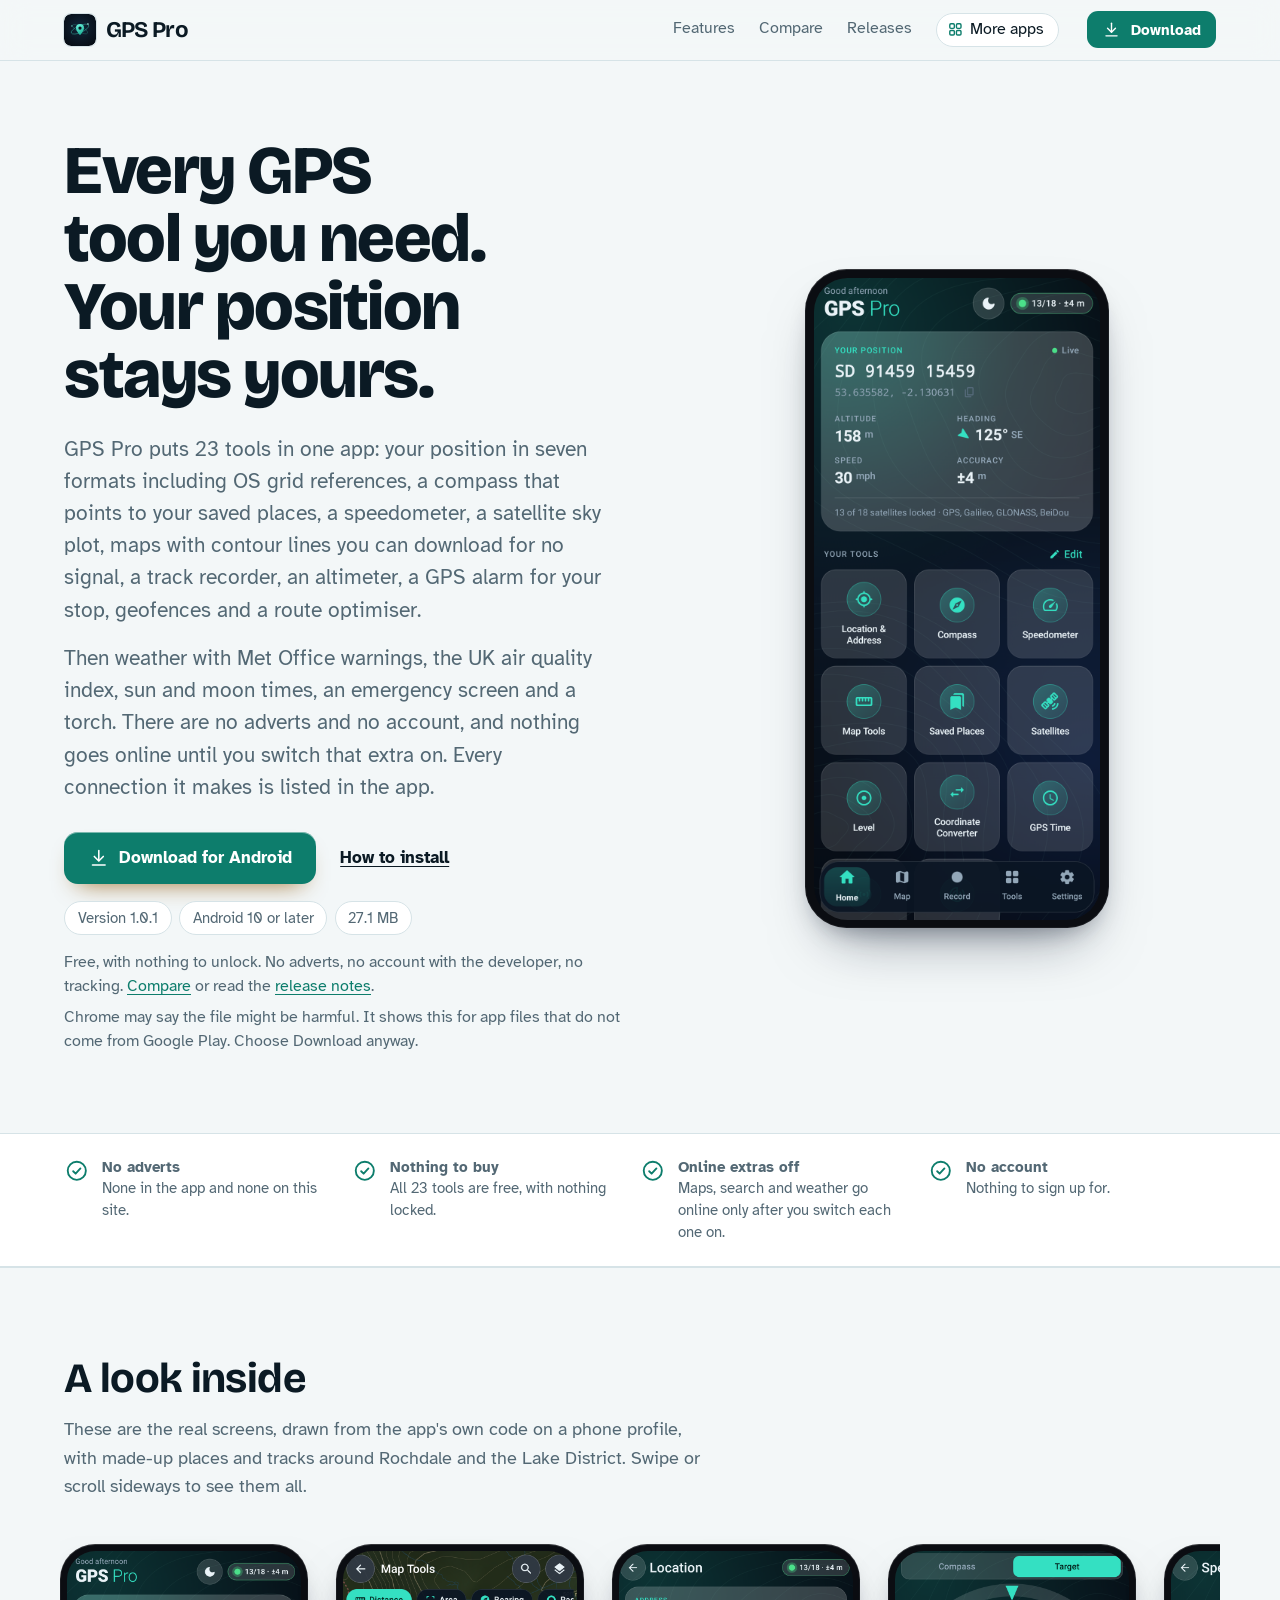
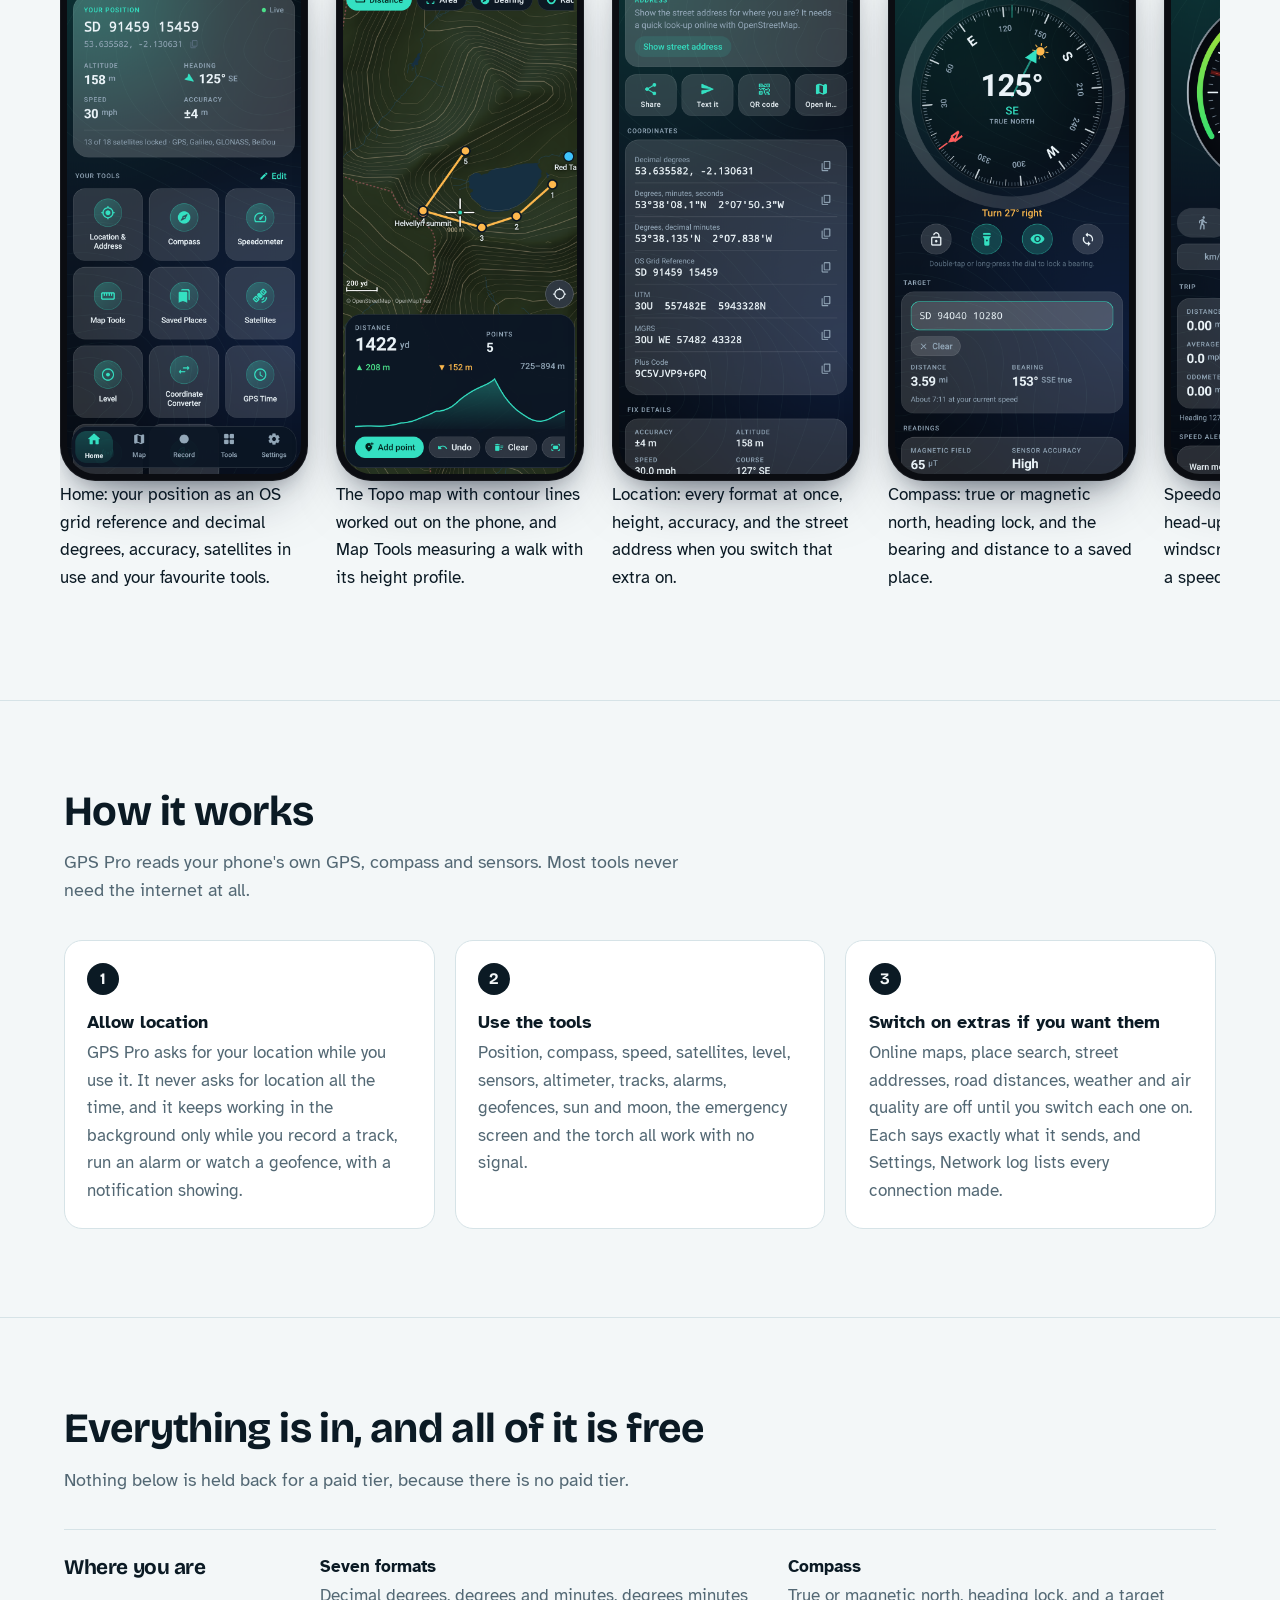
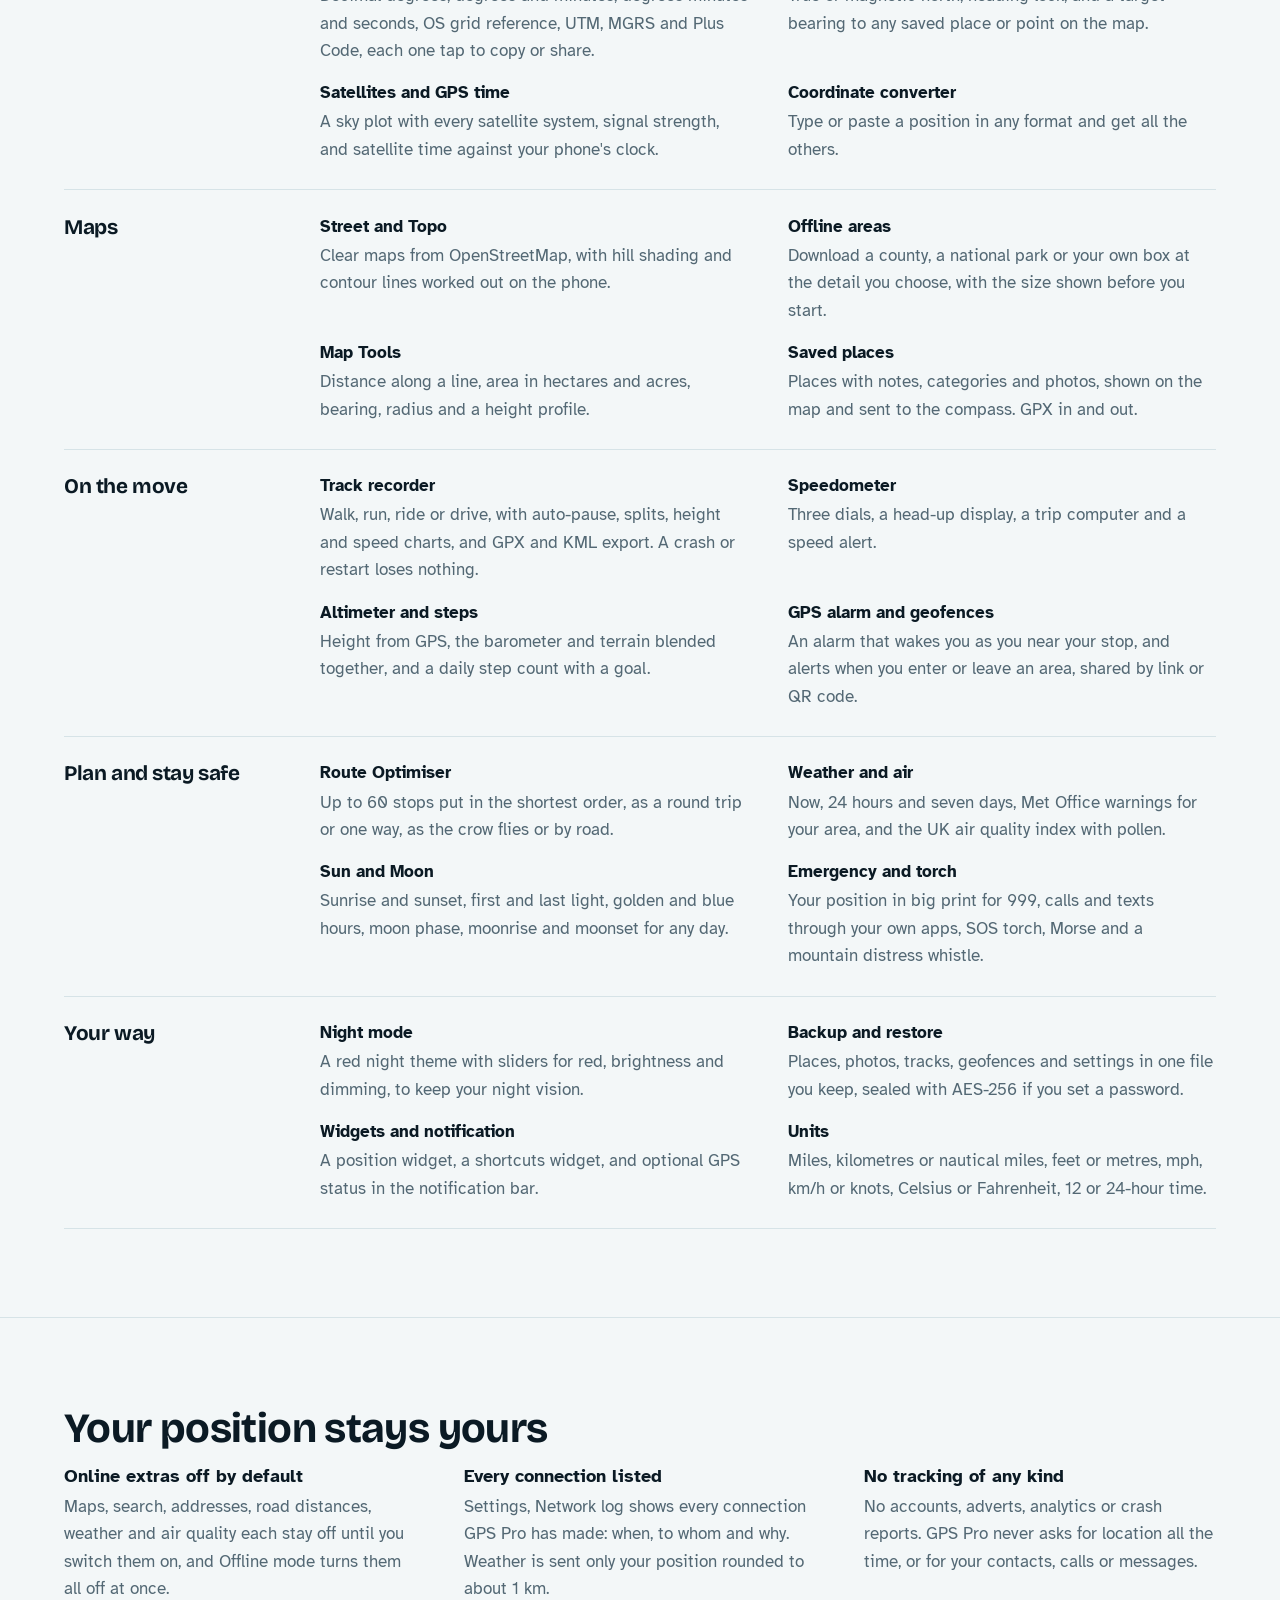
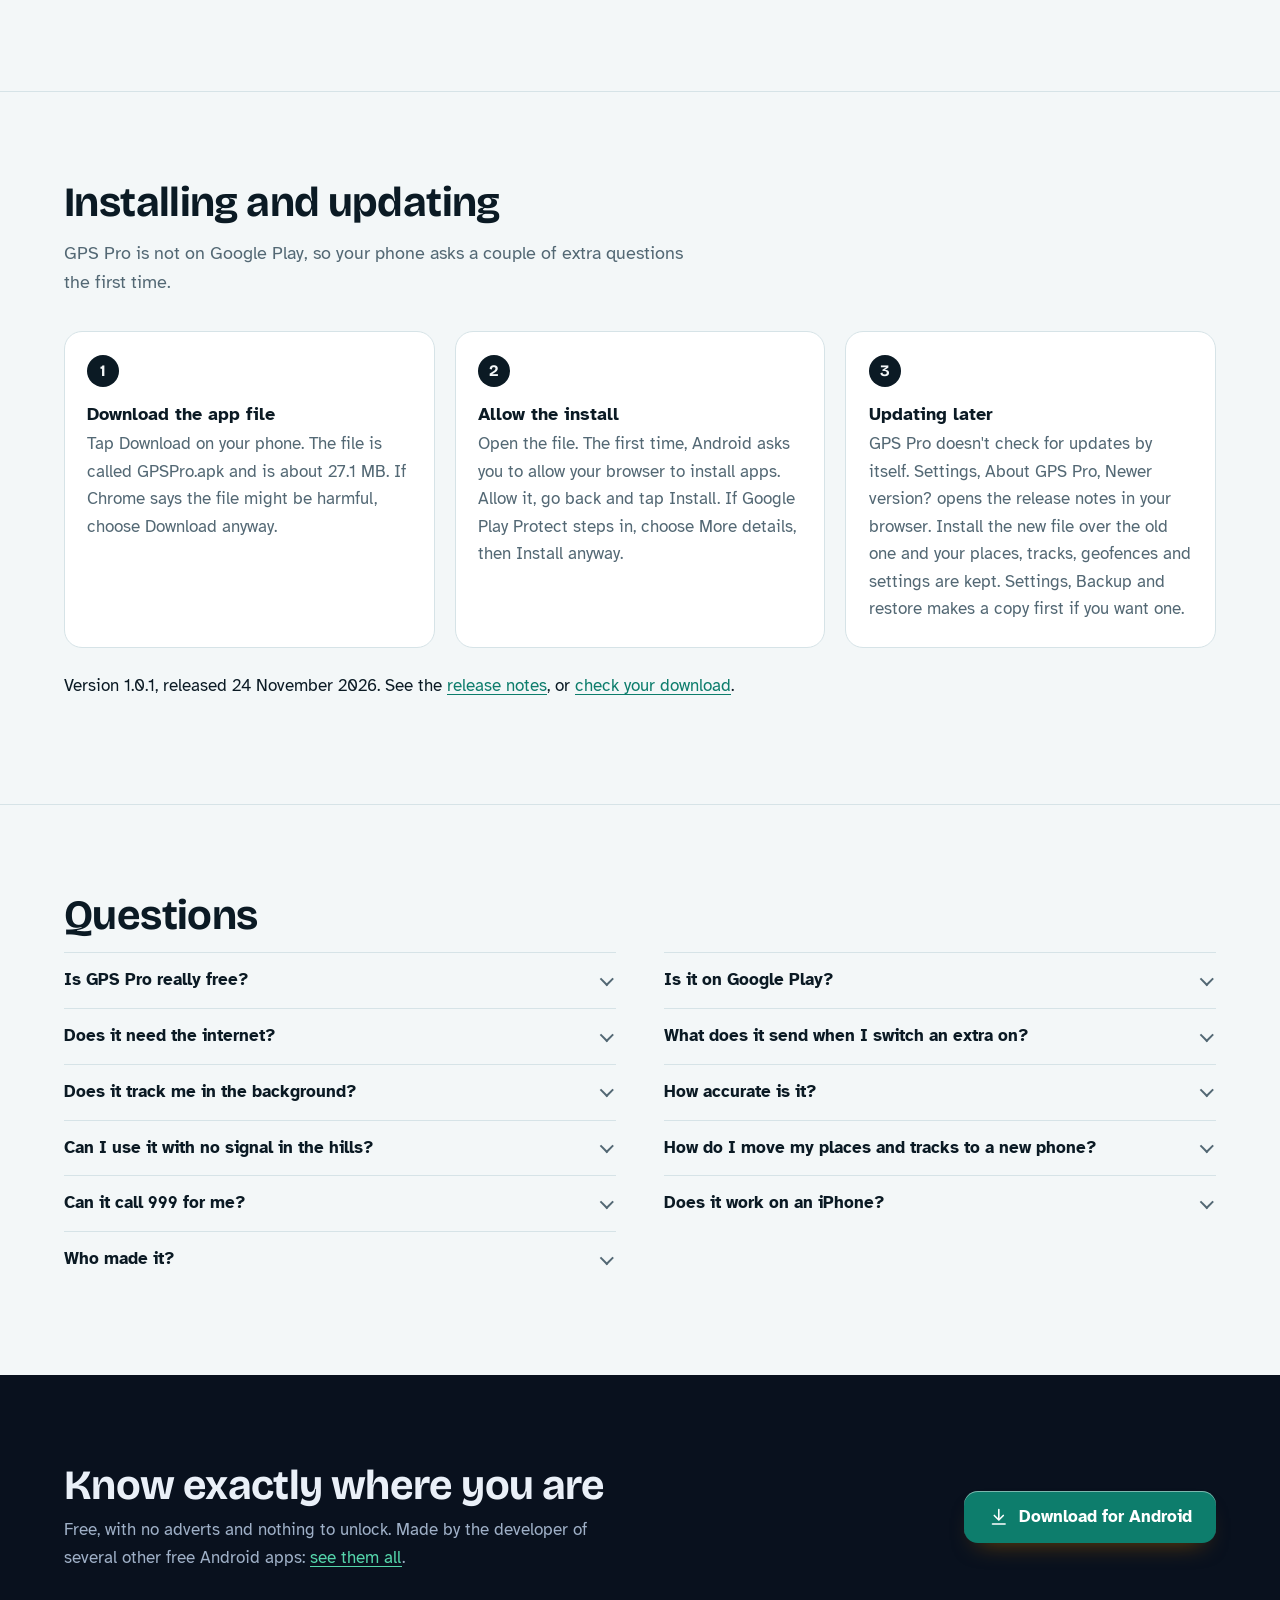
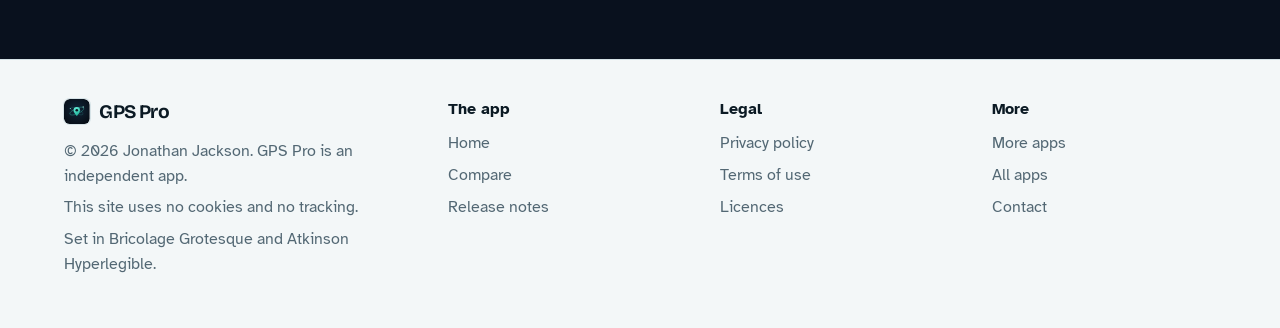
<file: index.html>
<!DOCTYPE html>
<html lang="en-GB">
<head>
<meta charset="utf-8">
<meta name="viewport" content="width=device-width, initial-scale=1">
<title>GPS Pro: 23 GPS tools for Android that keep your position on your phone</title>
<meta name="description" content="GPS Pro is a free Android GPS toolbox: your position in every format including OS grid references, compass, speedometer, satellites, offline maps with contours, track recording, altimeter, GPS alarm, geofences, route optimiser, Met Office weather warnings, UK air quality, sun and moon, and an emergency screen. No adverts, no account, and every online extra off until you switch it on.">
<meta name="author" content="Jonathan Jackson">
<link rel="canonical" href="https://customgpter.github.io/gpspro/">
<meta name="theme-color" content="#f3f7f8" media="(prefers-color-scheme: light)">
<meta name="theme-color" content="#060b12" media="(prefers-color-scheme: dark)">
<meta property="og:type" content="website">
<meta property="og:site_name" content="GPS Pro">
<meta property="og:title" content="GPS Pro: 23 GPS tools for Android that keep your position on your phone">
<meta property="og:description" content="GPS Pro is a free Android GPS toolbox: your position in every format including OS grid references, compass, speedometer, satellites, offline maps with contours, track recording, altimeter, GPS alarm, geofences, route optimiser, Met Office weather warnings, UK air quality, sun and moon, and an emergency screen. No adverts, no account, and every online extra off until you switch it on.">
<meta property="og:url" content="https://customgpter.github.io/gpspro/">
<meta property="og:image" content="https://customgpter.github.io/gpspro/assets/og.png">
<meta property="og:image:width" content="1200">
<meta property="og:image:height" content="630">
<meta property="og:image:alt" content="GPS Pro&#x27;s home screen: the position as an OS grid reference and decimal degrees, accuracy, satellites in use and the favourite tools">
<meta property="og:locale" content="en_GB">
<meta name="twitter:card" content="summary_large_image">
<link rel="icon" href="./assets/favicon.svg" type="image/svg+xml">
<link rel="apple-touch-icon" href="./assets/apple-touch-icon.png">
<link rel="preload" href="./assets/fonts/bricolage-grotesque-latin.woff2" as="font" type="font/woff2" crossorigin>
<link rel="preload" href="./assets/fonts/atkinson-hyperlegible-latin-400-normal.woff2" as="font" type="font/woff2" crossorigin>
<link rel="stylesheet" href="./assets/site.css?v=1">
<link rel="stylesheet" href="./assets/house.css?v=1">
<link rel="stylesheet" href="./assets/apps-list.css?v=1">
<script src="./assets/apps-list.js?v=1" defer></script>
<script type="application/ld+json">{"@context":"https://schema.org","@type":"SoftwareApplication","name":"GPS Pro","url":"https://customgpter.github.io/gpspro/","description":"GPS Pro is a free Android GPS toolbox: your position in every format including OS grid references, compass, speedometer, satellites, offline maps with contours, track recording, altimeter, GPS alarm, geofences, route optimiser, Met Office weather warnings, UK air quality, sun and moon, and an emergency screen. No adverts, no account, and every online extra off until you switch it on.","applicationCategory":"UtilitiesApplication","operatingSystem":"Android 10 or later","softwareVersion":"1.0.1","downloadUrl":"https://github.com/CustomGPTer/gpspro/releases/latest/download/GPSPro.apk","releaseNotes":"https://customgpter.github.io/gpspro/releases.html","offers":{"@type":"Offer","price":"0","priceCurrency":"GBP"},"inLanguage":"en-GB","image":"https://customgpter.github.io/gpspro/assets/og.png","featureList":["Seven formats","Compass","Satellites and GPS time","Coordinate converter","Street and Topo","Offline areas","Map Tools","Saved places","Track recorder","Speedometer","Altimeter and steps","GPS alarm and geofences"],"author":{"@type":"Person","name":"Jonathan Jackson"}}</script>
<script type="application/ld+json">{"@context":"https://schema.org","@type":"FAQPage","mainEntity":[{"@type":"Question","name":"Is GPS Pro really free?","acceptedAnswer":{"@type":"Answer","text":"Yes. There is no paid version, no subscription and no adverts, and all 23 tools are there from the start."}},{"@type":"Question","name":"Is it on Google Play?","acceptedAnswer":{"@type":"Answer","text":"No. GPS Pro is a personal project and is downloaded from this site as an Android app file. It needs Android 10 or later."}},{"@type":"Question","name":"Does it need the internet?","acceptedAnswer":{"@type":"Answer","text":"No. Your position, the compass, speedometer, satellites, level, sensors, tracks, altimeter, alarms, geofences, sun and moon, the emergency screen and the torch all work with no signal. Maps work with no signal once you have downloaded an area. Search, addresses, road distances, weather and air quality need the internet, and only after you switch them on."}},{"@type":"Question","name":"What does it send when I switch an extra on?","acceptedAnswer":{"@type":"Answer","text":"Each extra says before you switch it on. Maps send only which map squares to fetch, never your position. Weather and air quality send your position rounded to about 1 km. Met Office warnings are one list for the whole UK, so nothing about you is sent for them; the phone picks out your area itself. Every connection is listed in Settings, Network log."}},{"@type":"Question","name":"Does it track me in the background?","acceptedAnswer":{"@type":"Answer","text":"No. GPS Pro never asks for location all the time. It keeps using GPS after you leave the app only while you are recording a track, running a GPS alarm or watching a geofence, or if you switch on the GPS status notification, and Android shows a notification the whole time."}},{"@type":"Question","name":"How accurate is it?","acceptedAnswer":{"@type":"Answer","text":"As accurate as your phone's GPS, which is usually within 3 to 5 metres in the open and worse among tall buildings and trees. GPS Pro shows the accuracy with every reading. OS grid references use Ordnance Survey's published conversion, accurate to about 5 metres."}},{"@type":"Question","name":"Can I use it with no signal in the hills?","acceptedAnswer":{"@type":"Answer","text":"Yes. GPS works anywhere with a view of the sky. Download the map area before you go, in Settings, Offline maps, and the map, contour lines and heights all work with no signal."}},{"@type":"Question","name":"How do I move my places and tracks to a new phone?","acceptedAnswer":{"@type":"Answer","text":"Settings, Backup and restore, Save a backup file. Put the file somewhere you can reach from the new phone, then choose Restore from a backup there. You can seal the file with a password."}},{"@type":"Question","name":"Can it call 999 for me?","acceptedAnswer":{"@type":"Answer","text":"The emergency screen opens your phone's dialler with 999 or 112 ready, and you press call. It can also open your messages app with your position written out for up to five contacts. GPS Pro never calls or texts by itself."}},{"@type":"Question","name":"Does it work on an iPhone?","acceptedAnswer":{"@type":"Answer","text":"No. GPS Pro is for Android phones and tablets only."}},{"@type":"Question","name":"Who made it?","acceptedAnswer":{"@type":"Answer","text":"GPS Pro is made by Jonathan Jackson, an independent developer in the United Kingdom."}}]}</script>
</head>
<body>
<a class="skip" href="#main">Skip to content</a>
<header class="masthead">
<div class="wrap">
<a class="brand" href="./" aria-label="GPS Pro home"><svg viewBox="0 0 108 108" aria-hidden="true"><defs><radialGradient id="gpbg" cx="54" cy="46" r="76" gradientUnits="userSpaceOnUse"><stop offset="0" stop-color="#12263A"/><stop offset="1" stop-color="#060B12"/></radialGradient><linearGradient id="gppin" x1="44" y1="34" x2="64" y2="72" gradientUnits="userSpaceOnUse"><stop offset="0" stop-color="#6CF5DE"/><stop offset="1" stop-color="#14A88F"/></linearGradient></defs><rect width="108" height="108" rx="24" fill="url(#gpbg)"/><g transform="rotate(-24 54 51)"><path d="M22,51 a32,11.5 0 1,0 64,0 a32,11.5 0 1,0 -64,0" fill="none" stroke="#3FE0C5" stroke-opacity=".55" stroke-width="2.2"/><circle cx="85.6" cy="46.2" r="2.6" fill="#B8FFF1"/></g><g transform="rotate(28 54 51)"><path d="M25,51 a29,9.5 0 1,0 58,0 a29,9.5 0 1,0 -58,0" fill="none" stroke="#3FE0C5" stroke-opacity=".35" stroke-width="1.6"/><circle cx="24.7" cy="54.5" r="2.1" fill="#7CEFDB"/></g><path d="M54,72 C54,72 40.5,57.5 40.5,47.5 A13.5,13.5 0 1,1 67.5,47.5 C67.5,57.5 54,72 54,72 Z" fill="url(#gppin)"/><circle cx="54" cy="47.5" r="5.5" fill="#0A1420"/></svg><span>GPS Pro</span></a>
<nav aria-label="Main"><ul><li><a href="./#features">Features</a></li><li><a href="./compare.html">Compare</a></li><li><a href="./releases.html">Releases</a></li><li><a class="more-apps" href="./more-apps.html"><svg class="ico" viewBox="0 0 24 24" aria-hidden="true"><rect x="4" y="4" width="6.5" height="6.5" rx="1.6"/><rect x="13.5" y="4" width="6.5" height="6.5" rx="1.6"/><rect x="4" y="13.5" width="6.5" height="6.5" rx="1.6"/><rect x="13.5" y="13.5" width="6.5" height="6.5" rx="1.6"/></svg>More apps</a></li></ul></nav>
<a class="button small" href="https://github.com/CustomGPTer/gpspro/releases/latest/download/GPSPro.apk"><svg class="ico" viewBox="0 0 24 24" aria-hidden="true"><path d="M12 4v11"/><path d="M7 10.5l5 5 5-5"/><path d="M5 20h14"/></svg>Download</a>
</div>
</header>
<main id="main">
<div class="hero">
<div class="wrap hero-grid">
<div class="hero-copy">
<h1>Every GPS tool you need. Your position stays yours.</h1>
<p class="lede">GPS Pro puts 23 tools in one app: your position in seven formats including OS grid references, a compass that points to your saved places, a speedometer, a satellite sky plot, maps with contour lines you can download for no signal, a track recorder, an altimeter, a GPS alarm for your stop, geofences and a route optimiser.</p><p class="lede">Then weather with Met Office warnings, the UK air quality index, sun and moon times, an emergency screen and a torch. There are no adverts and no account, and nothing goes online until you switch that extra on. Every connection it makes is listed in the app.</p>

<p class="get" id="download"><a class="button" href="https://github.com/CustomGPTer/gpspro/releases/latest/download/GPSPro.apk"><svg class="ico" viewBox="0 0 24 24" aria-hidden="true"><path d="M12 4v11"/><path d="M7 10.5l5 5 5-5"/><path d="M5 20h14"/></svg>Download for Android</a><a class="aside" href="#install">How to install</a></p>
<ul class="pills"><li>Version 1.0.1</li><li>Android 10 or later</li><li>27.1 MB</li></ul>
<p class="facts">Free, with nothing to unlock. No adverts, no account with the developer, no tracking. <a href="compare.html">Compare</a> or read the <a href="releases.html">release notes</a>.</p>
<p class="facts">Chrome may say the file might be harmful. It shows this for app files that do not come from Google Play. Choose Download anyway.</p>
</div>
<div class="hero-phone"><div class="phone"><img src="./assets/screens/home.png" alt="Home: your position as an OS grid reference and decimal degrees, accuracy, satellites in use and your favourite tools." width="393" height="852" fetchpriority="high"></div></div>
</div>
</div>

<section class="promises" aria-label="In short">
<div class="wrap"><ul><li><svg class="ico" viewBox="0 0 24 24" aria-hidden="true"><circle cx="12" cy="12" r="8.5"/><path d="M8.6 12.4l2.3 2.3 4.5-4.9"/></svg><span><b>No adverts</b><span>None in the app and none on this site.</span></span></li><li><svg class="ico" viewBox="0 0 24 24" aria-hidden="true"><circle cx="12" cy="12" r="8.5"/><path d="M8.6 12.4l2.3 2.3 4.5-4.9"/></svg><span><b>Nothing to buy</b><span>All 23 tools are free, with nothing locked.</span></span></li><li><svg class="ico" viewBox="0 0 24 24" aria-hidden="true"><circle cx="12" cy="12" r="8.5"/><path d="M8.6 12.4l2.3 2.3 4.5-4.9"/></svg><span><b>Online extras off</b><span>Maps, search and weather go online only after you switch each one on.</span></span></li><li><svg class="ico" viewBox="0 0 24 24" aria-hidden="true"><circle cx="12" cy="12" r="8.5"/><path d="M8.6 12.4l2.3 2.3 4.5-4.9"/></svg><span><b>No account</b><span>Nothing to sign up for.</span></span></li></ul></div>
</section>

<section id="screens" aria-labelledby="screens-h">
<div class="wrap">
<h2 id="screens-h">A look inside</h2>
<p class="intro">These are the real screens, drawn from the app&#x27;s own code on a phone profile, with made-up places and tracks around Rochdale and the Lake District. Swipe or scroll sideways to see them all.</p>
<div class="gallery" tabindex="0" role="region" aria-label="Screens from GPS Pro"><figure class="shot"><div class="phone"><img src="./assets/screens/home.png" alt="Home: your position as an OS grid reference and decimal degrees, accuracy, satellites in use and your favourite tools." width="393" height="852" loading="eager" decoding="async"></div><figcaption>Home: your position as an OS grid reference and decimal degrees, accuracy, satellites in use and your favourite tools.</figcaption></figure><figure class="shot"><div class="phone"><img src="./assets/screens/map.png" alt="The Topo map with contour lines worked out on the phone, and Map Tools measuring a walk with its height profile." width="393" height="852" loading="eager" decoding="async"></div><figcaption>The Topo map with contour lines worked out on the phone, and Map Tools measuring a walk with its height profile.</figcaption></figure><figure class="shot"><div class="phone"><img src="./assets/screens/location.png" alt="Location: every format at once, height, accuracy, and the street address when you switch that extra on." width="393" height="852" loading="eager" decoding="async"></div><figcaption>Location: every format at once, height, accuracy, and the street address when you switch that extra on.</figcaption></figure><figure class="shot"><div class="phone"><img src="./assets/screens/compass.png" alt="Compass: true or magnetic north, heading lock, and the bearing and distance to a saved place." width="393" height="852" loading="eager" decoding="async"></div><figcaption>Compass: true or magnetic north, heading lock, and the bearing and distance to a saved place.</figcaption></figure><figure class="shot"><div class="phone"><img src="./assets/screens/speed.png" alt="Speedometer: three dial styles, a head-up display for the windscreen, a trip computer and a speed alert." width="393" height="852" loading="eager" decoding="async"></div><figcaption>Speedometer: three dial styles, a head-up display for the windscreen, a trip computer and a speed alert.</figcaption></figure><figure class="shot"><div class="phone"><img src="./assets/screens/satellites.png" alt="Satellites: a sky plot and signal bars for GPS, Galileo, GLONASS, BeiDou, QZSS, NavIC and SBAS." width="393" height="852" loading="eager" decoding="async"></div><figcaption>Satellites: a sky plot and signal bars for GPS, Galileo, GLONASS, BeiDou, QZSS, NavIC and SBAS.</figcaption></figure><figure class="shot"><div class="phone"><img src="./assets/screens/track.png" alt="A recorded walk: distance, moving time, climb, splits and charts of height and speed, with GPX and KML out." width="393" height="852" loading="eager" decoding="async"></div><figcaption>A recorded walk: distance, moving time, climb, splits and charts of height and speed, with GPX and KML out.</figcaption></figure><figure class="shot"><div class="phone"><img src="./assets/screens/route.png" alt="Route Optimiser: up to 60 stops put in the shortest order, as the crow flies or by road." width="393" height="852" loading="eager" decoding="async"></div><figcaption>Route Optimiser: up to 60 stops put in the shortest order, as the crow flies or by road.</figcaption></figure><figure class="shot"><div class="phone"><img src="./assets/screens/weather.png" alt="Weather: now, the next 24 hours, and Met Office warnings for where you are." width="393" height="852" loading="eager" decoding="async"></div><figcaption>Weather: now, the next 24 hours, and Met Office warnings for where you are.</figcaption></figure><figure class="shot"><div class="phone"><img src="./assets/screens/sunmoon.png" alt="Sun and Moon: sunrise, golden and blue hours, first and last light, moonrise and the moon as it looks tonight." width="393" height="852" loading="eager" decoding="async"></div><figcaption>Sun and Moon: sunrise, golden and blue hours, first and last light, moonrise and the moon as it looks tonight.</figcaption></figure><figure class="shot"><div class="phone"><img src="./assets/screens/emergency.png" alt="Emergency: your grid reference in big print to read out to 999, one-tap call and text, SOS torch and whistle." width="393" height="852" loading="eager" decoding="async"></div><figcaption>Emergency: your grid reference in big print to read out to 999, one-tap call and text, SOS torch and whistle.</figcaption></figure><figure class="shot"><div class="phone"><img src="./assets/screens/backup.png" alt="Backup and restore: everything in one file you keep, sealed with a password if you like." width="393" height="852" loading="eager" decoding="async"></div><figcaption>Backup and restore: everything in one file you keep, sealed with a password if you like.</figcaption></figure></div>
</div>
</section>

<section id="how" aria-labelledby="how-h">
<div class="wrap">
<h2 id="how-h">How it works</h2>
<p class="intro">GPS Pro reads your phone's own GPS, compass and sensors. Most tools never need the internet at all.</p>
<ol class="steps"><li><h3>Allow location</h3><p>GPS Pro asks for your location while you use it. It never asks for location all the time, and it keeps working in the background only while you record a track, run an alarm or watch a geofence, with a notification showing.</p></li><li><h3>Use the tools</h3><p>Position, compass, speed, satellites, level, sensors, altimeter, tracks, alarms, geofences, sun and moon, the emergency screen and the torch all work with no signal.</p></li><li><h3>Switch on extras if you want them</h3><p>Online maps, place search, street addresses, road distances, weather and air quality are off until you switch each one on. Each says exactly what it sends, and Settings, Network log lists every connection made.</p></li></ol>
</div>
</section>

<section id="features" aria-labelledby="features-h">
<div class="wrap">
<h2 id="features-h">Everything is in, and all of it is free</h2>
<p class="intro">Nothing below is held back for a paid tier, because there is no paid tier.</p>
<div class="groups"><div class="group"><h3>Where you are</h3><dl><div><dt>Seven formats</dt><dd>Decimal degrees, degrees and minutes, degrees minutes and seconds, OS grid reference, UTM, MGRS and Plus Code, each one tap to copy or share.</dd></div><div><dt>Compass</dt><dd>True or magnetic north, heading lock, and a target bearing to any saved place or point on the map.</dd></div><div><dt>Satellites and GPS time</dt><dd>A sky plot with every satellite system, signal strength, and satellite time against your phone's clock.</dd></div><div><dt>Coordinate converter</dt><dd>Type or paste a position in any format and get all the others.</dd></div></dl></div><div class="group"><h3>Maps</h3><dl><div><dt>Street and Topo</dt><dd>Clear maps from OpenStreetMap, with hill shading and contour lines worked out on the phone.</dd></div><div><dt>Offline areas</dt><dd>Download a county, a national park or your own box at the detail you choose, with the size shown before you start.</dd></div><div><dt>Map Tools</dt><dd>Distance along a line, area in hectares and acres, bearing, radius and a height profile.</dd></div><div><dt>Saved places</dt><dd>Places with notes, categories and photos, shown on the map and sent to the compass. GPX in and out.</dd></div></dl></div><div class="group"><h3>On the move</h3><dl><div><dt>Track recorder</dt><dd>Walk, run, ride or drive, with auto-pause, splits, height and speed charts, and GPX and KML export. A crash or restart loses nothing.</dd></div><div><dt>Speedometer</dt><dd>Three dials, a head-up display, a trip computer and a speed alert.</dd></div><div><dt>Altimeter and steps</dt><dd>Height from GPS, the barometer and terrain blended together, and a daily step count with a goal.</dd></div><div><dt>GPS alarm and geofences</dt><dd>An alarm that wakes you as you near your stop, and alerts when you enter or leave an area, shared by link or QR code.</dd></div></dl></div><div class="group"><h3>Plan and stay safe</h3><dl><div><dt>Route Optimiser</dt><dd>Up to 60 stops put in the shortest order, as a round trip or one way, as the crow flies or by road.</dd></div><div><dt>Weather and air</dt><dd>Now, 24 hours and seven days, Met Office warnings for your area, and the UK air quality index with pollen.</dd></div><div><dt>Sun and Moon</dt><dd>Sunrise and sunset, first and last light, golden and blue hours, moon phase, moonrise and moonset for any day.</dd></div><div><dt>Emergency and torch</dt><dd>Your position in big print for 999, calls and texts through your own apps, SOS torch, Morse and a mountain distress whistle.</dd></div></dl></div><div class="group"><h3>Your way</h3><dl><div><dt>Night mode</dt><dd>A red night theme with sliders for red, brightness and dimming, to keep your night vision.</dd></div><div><dt>Backup and restore</dt><dd>Places, photos, tracks, geofences and settings in one file you keep, sealed with AES-256 if you set a password.</dd></div><div><dt>Widgets and notification</dt><dd>A position widget, a shortcuts widget, and optional GPS status in the notification bar.</dd></div><div><dt>Units</dt><dd>Miles, kilometres or nautical miles, feet or metres, mph, km/h or knots, Celsius or Fahrenheit, 12 or 24-hour time.</dd></div></dl></div></div>
</div>
</section>

<section id="privacy" aria-labelledby="privacy-h">
<div class="wrap">
<h2 id="privacy-h">Your position stays yours</h2>
<ul class="plain"><li><h3>Online extras off by default</h3><p>Maps, search, addresses, road distances, weather and air quality each stay off until you switch them on, and Offline mode turns them all off at once.</p></li><li><h3>Every connection listed</h3><p>Settings, Network log shows every connection GPS Pro has made: when, to whom and why. Weather is sent only your position rounded to about 1 km.</p></li><li><h3>No tracking of any kind</h3><p>No accounts, adverts, analytics or crash reports. GPS Pro never asks for location all the time, or for your contacts, calls or messages.</p></li></ul>
</div>
</section>

<section id="install" aria-labelledby="install-h">
<div class="wrap">
<h2 id="install-h">Installing and updating</h2>
<p class="intro">GPS Pro is not on Google Play, so your phone asks a couple of extra questions the first time.</p>
<ol class="steps"><li><h3>Download the app file</h3><p>Tap Download on your phone. The file is called GPSPro.apk and is about 27.1 MB. If Chrome says the file might be harmful, choose Download anyway.</p></li><li><h3>Allow the install</h3><p>Open the file. The first time, Android asks you to allow your browser to install apps. Allow it, go back and tap Install. If Google Play Protect steps in, choose More details, then Install anyway.</p></li><li><h3>Updating later</h3><p>GPS Pro doesn't check for updates by itself. Settings, About GPS Pro, Newer version? opens the release notes in your browser. Install the new file over the old one and your places, tracks, geofences and settings are kept. Settings, Backup and restore makes a copy first if you want one.</p></li></ol>
<p class="after-table">Version 1.0.1, released 24 November 2026. See the <a href="releases.html">release notes</a>, or <a href="releases.html#checking">check your download</a>.</p>
</div>
</section>

<section id="questions" aria-labelledby="questions-h">
<div class="wrap">
<h2 id="questions-h">Questions</h2>
<div class="faq"><details><summary>Is GPS Pro really free?</summary><p>Yes. There is no paid version, no subscription and no adverts, and all 23 tools are there from the start.</p></details><details><summary>Is it on Google Play?</summary><p>No. GPS Pro is a personal project and is downloaded from this site as an Android app file. It needs Android 10 or later.</p></details><details><summary>Does it need the internet?</summary><p>No. Your position, the compass, speedometer, satellites, level, sensors, tracks, altimeter, alarms, geofences, sun and moon, the emergency screen and the torch all work with no signal. Maps work with no signal once you have downloaded an area. Search, addresses, road distances, weather and air quality need the internet, and only after you switch them on.</p></details><details><summary>What does it send when I switch an extra on?</summary><p>Each extra says before you switch it on. Maps send only which map squares to fetch, never your position. Weather and air quality send your position rounded to about 1 km. Met Office warnings are one list for the whole UK, so nothing about you is sent for them; the phone picks out your area itself. Every connection is listed in Settings, Network log.</p></details><details><summary>Does it track me in the background?</summary><p>No. GPS Pro never asks for location all the time. It keeps using GPS after you leave the app only while you are recording a track, running a GPS alarm or watching a geofence, or if you switch on the GPS status notification, and Android shows a notification the whole time.</p></details><details><summary>How accurate is it?</summary><p>As accurate as your phone's GPS, which is usually within 3 to 5 metres in the open and worse among tall buildings and trees. GPS Pro shows the accuracy with every reading. OS grid references use Ordnance Survey's published conversion, accurate to about 5 metres.</p></details><details><summary>Can I use it with no signal in the hills?</summary><p>Yes. GPS works anywhere with a view of the sky. Download the map area before you go, in Settings, Offline maps, and the map, contour lines and heights all work with no signal.</p></details><details><summary>How do I move my places and tracks to a new phone?</summary><p>Settings, Backup and restore, Save a backup file. Put the file somewhere you can reach from the new phone, then choose Restore from a backup there. You can seal the file with a password.</p></details><details><summary>Can it call 999 for me?</summary><p>The emergency screen opens your phone's dialler with 999 or 112 ready, and you press call. It can also open your messages app with your position written out for up to five contacts. GPS Pro never calls or texts by itself.</p></details><details><summary>Does it work on an iPhone?</summary><p>No. GPS Pro is for Android phones and tablets only.</p></details><details><summary>Who made it?</summary><p>GPS Pro is made by Jonathan Jackson, an independent developer in the United Kingdom.</p></details></div>
</div>
</section>

<section class="closing" aria-labelledby="closing-h">
<div class="wrap">
<div><h2 id="closing-h">Know exactly where you are</h2><p>Free, with no adverts and nothing to unlock. Made by the developer of several other free Android apps: <a href="more-apps.html">see them all</a>.</p></div>
<a class="button" href="https://github.com/CustomGPTer/gpspro/releases/latest/download/GPSPro.apk"><svg class="ico" viewBox="0 0 24 24" aria-hidden="true"><path d="M12 4v11"/><path d="M7 10.5l5 5 5-5"/><path d="M5 20h14"/></svg>Download for Android</a>
</div>
</section>
</main>
<footer class="colophon">
<div class="wrap">
<div>
<a class="brand" href="./" aria-label="GPS Pro home"><svg viewBox="0 0 108 108" aria-hidden="true"><defs><radialGradient id="gpbg" cx="54" cy="46" r="76" gradientUnits="userSpaceOnUse"><stop offset="0" stop-color="#12263A"/><stop offset="1" stop-color="#060B12"/></radialGradient><linearGradient id="gppin" x1="44" y1="34" x2="64" y2="72" gradientUnits="userSpaceOnUse"><stop offset="0" stop-color="#6CF5DE"/><stop offset="1" stop-color="#14A88F"/></linearGradient></defs><rect width="108" height="108" rx="24" fill="url(#gpbg)"/><g transform="rotate(-24 54 51)"><path d="M22,51 a32,11.5 0 1,0 64,0 a32,11.5 0 1,0 -64,0" fill="none" stroke="#3FE0C5" stroke-opacity=".55" stroke-width="2.2"/><circle cx="85.6" cy="46.2" r="2.6" fill="#B8FFF1"/></g><g transform="rotate(28 54 51)"><path d="M25,51 a29,9.5 0 1,0 58,0 a29,9.5 0 1,0 -58,0" fill="none" stroke="#3FE0C5" stroke-opacity=".35" stroke-width="1.6"/><circle cx="24.7" cy="54.5" r="2.1" fill="#7CEFDB"/></g><path d="M54,72 C54,72 40.5,57.5 40.5,47.5 A13.5,13.5 0 1,1 67.5,47.5 C67.5,57.5 54,72 54,72 Z" fill="url(#gppin)"/><circle cx="54" cy="47.5" r="5.5" fill="#0A1420"/></svg><span>GPS Pro</span></a>
<p>&copy; 2026 Jonathan Jackson. GPS Pro is an independent app.</p>
<p>This site uses no cookies and no tracking.</p>
<p>Set in Bricolage Grotesque and Atkinson Hyperlegible.</p>
</div>
<nav aria-label="The app"><h2>The app</h2><ul>
<li><a href="./">Home</a></li>
<li><a href="./compare.html">Compare</a></li>
<li><a href="./releases.html">Release notes</a></li>

</ul></nav>
<nav aria-label="Legal"><h2>Legal</h2><ul>
<li><a href="./privacy.html">Privacy policy</a></li>
<li><a href="./terms.html">Terms of use</a></li>
<li><a href="./licences.html">Licences</a></li>
</ul></nav>
<nav aria-label="More"><h2>More</h2><ul>
<li><a href="./more-apps.html">More apps</a></li>
<li><a href="https://customgpter.github.io/">All apps</a></li>
<li><a href="https://github.com/CustomGPTer/gpspro/issues">Contact</a></li>
</ul></nav>
</div>
</footer>
</body>
</html>
</file>
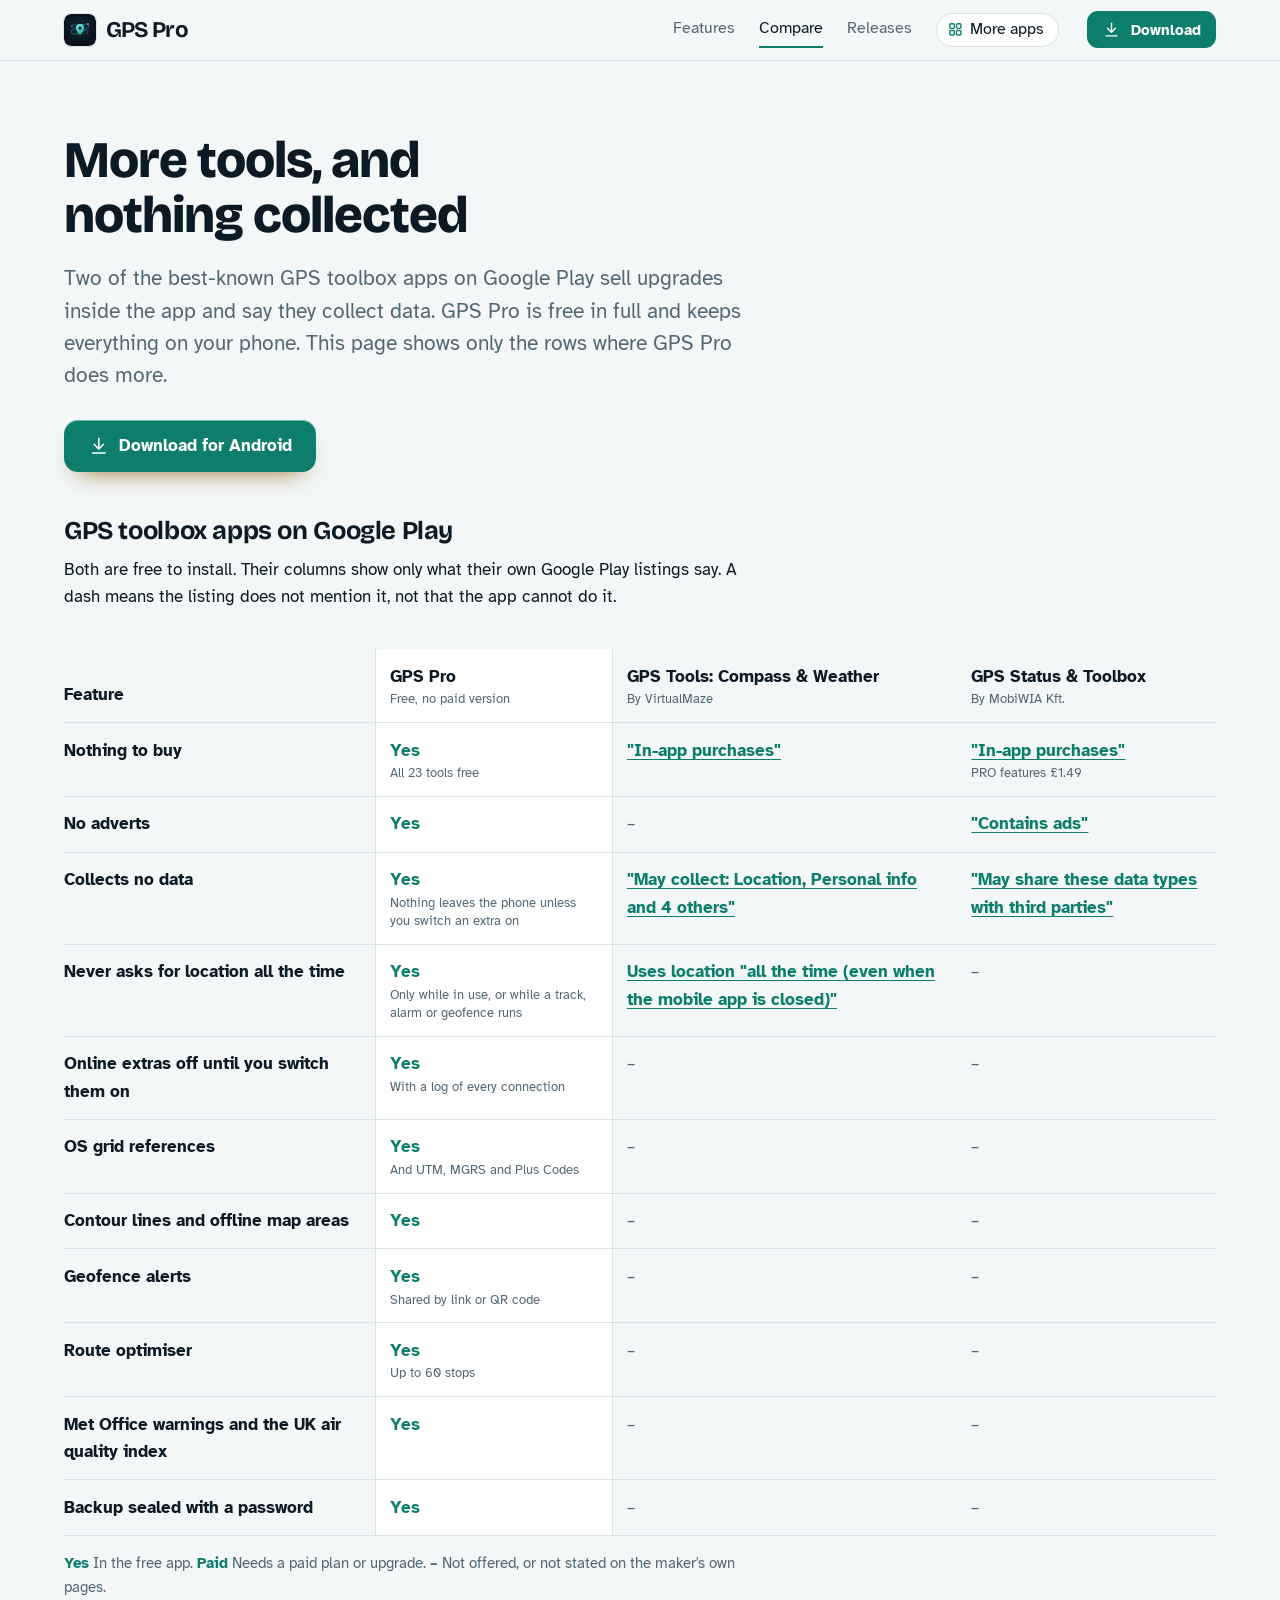
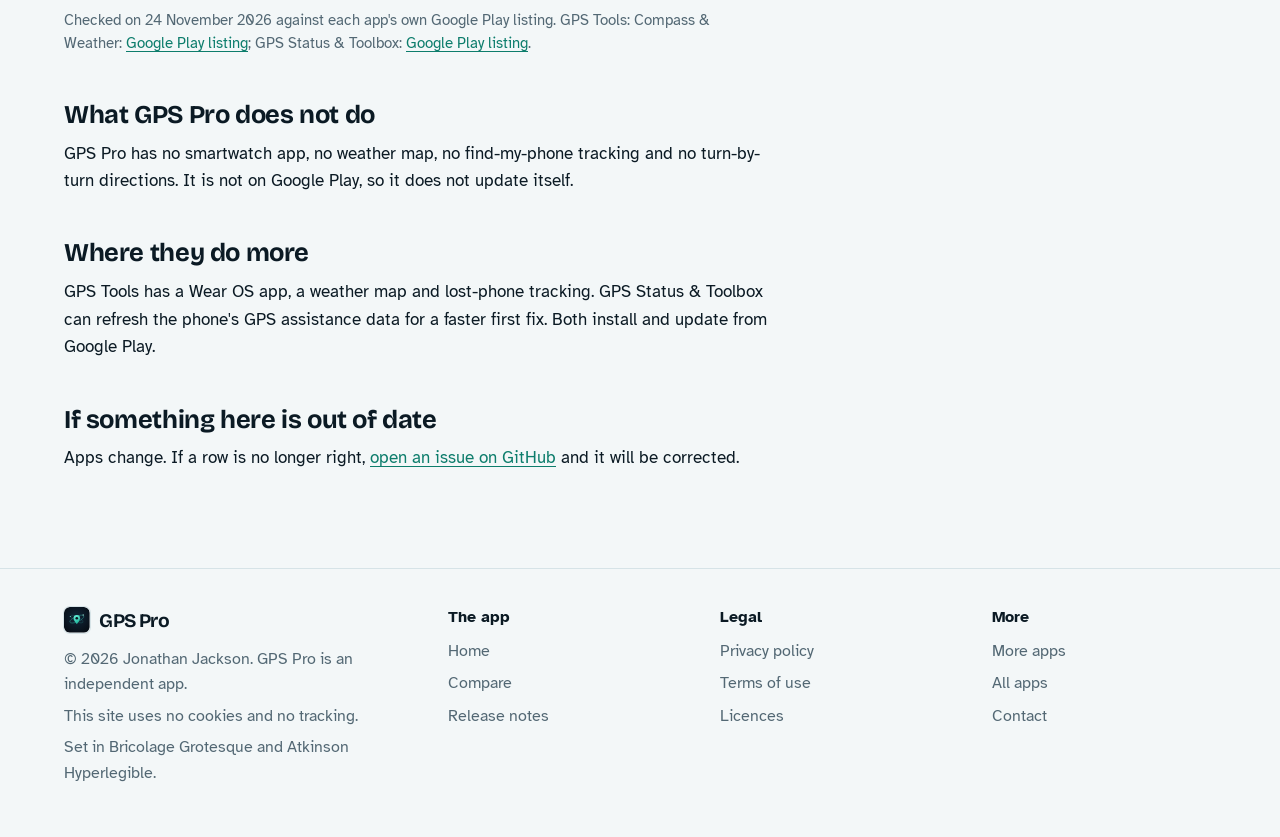
<file: compare.html>
<!DOCTYPE html>
<html lang="en-GB">
<head>
<meta charset="utf-8">
<meta name="viewport" content="width=device-width, initial-scale=1">
<title>GPS Pro compared with other GPS toolbox apps</title>
<meta name="description" content="How GPS Pro compares with GPS Tools and GPS Status &amp; Toolbox, row by row, with each claim linked to the app&#x27;s own Google Play listing.">
<meta name="author" content="Jonathan Jackson">
<link rel="canonical" href="https://customgpter.github.io/gpspro/compare.html">
<meta name="theme-color" content="#f3f7f8" media="(prefers-color-scheme: light)">
<meta name="theme-color" content="#060b12" media="(prefers-color-scheme: dark)">
<meta property="og:type" content="website">
<meta property="og:site_name" content="GPS Pro">
<meta property="og:title" content="GPS Pro compared with other GPS toolbox apps">
<meta property="og:description" content="How GPS Pro compares with GPS Tools and GPS Status &amp; Toolbox, row by row, with each claim linked to the app&#x27;s own Google Play listing.">
<meta property="og:url" content="https://customgpter.github.io/gpspro/compare.html">
<meta property="og:image" content="https://customgpter.github.io/gpspro/assets/og.png">
<meta property="og:image:width" content="1200">
<meta property="og:image:height" content="630">
<meta property="og:image:alt" content="GPS Pro&#x27;s home screen: the position as an OS grid reference and decimal degrees, accuracy, satellites in use and the favourite tools">
<meta property="og:locale" content="en_GB">
<meta name="twitter:card" content="summary_large_image">
<link rel="icon" href="./assets/favicon.svg" type="image/svg+xml">
<link rel="apple-touch-icon" href="./assets/apple-touch-icon.png">
<link rel="preload" href="./assets/fonts/bricolage-grotesque-latin.woff2" as="font" type="font/woff2" crossorigin>
<link rel="preload" href="./assets/fonts/atkinson-hyperlegible-latin-400-normal.woff2" as="font" type="font/woff2" crossorigin>
<link rel="stylesheet" href="./assets/site.css?v=1">
<link rel="stylesheet" href="./assets/house.css?v=1">
<link rel="stylesheet" href="./assets/apps-list.css?v=1">
<script src="./assets/apps-list.js?v=1" defer></script>
</head>
<body>
<a class="skip" href="#main">Skip to content</a>
<header class="masthead">
<div class="wrap">
<a class="brand" href="./" aria-label="GPS Pro home"><svg viewBox="0 0 108 108" aria-hidden="true"><defs><radialGradient id="gpbg" cx="54" cy="46" r="76" gradientUnits="userSpaceOnUse"><stop offset="0" stop-color="#12263A"/><stop offset="1" stop-color="#060B12"/></radialGradient><linearGradient id="gppin" x1="44" y1="34" x2="64" y2="72" gradientUnits="userSpaceOnUse"><stop offset="0" stop-color="#6CF5DE"/><stop offset="1" stop-color="#14A88F"/></linearGradient></defs><rect width="108" height="108" rx="24" fill="url(#gpbg)"/><g transform="rotate(-24 54 51)"><path d="M22,51 a32,11.5 0 1,0 64,0 a32,11.5 0 1,0 -64,0" fill="none" stroke="#3FE0C5" stroke-opacity=".55" stroke-width="2.2"/><circle cx="85.6" cy="46.2" r="2.6" fill="#B8FFF1"/></g><g transform="rotate(28 54 51)"><path d="M25,51 a29,9.5 0 1,0 58,0 a29,9.5 0 1,0 -58,0" fill="none" stroke="#3FE0C5" stroke-opacity=".35" stroke-width="1.6"/><circle cx="24.7" cy="54.5" r="2.1" fill="#7CEFDB"/></g><path d="M54,72 C54,72 40.5,57.5 40.5,47.5 A13.5,13.5 0 1,1 67.5,47.5 C67.5,57.5 54,72 54,72 Z" fill="url(#gppin)"/><circle cx="54" cy="47.5" r="5.5" fill="#0A1420"/></svg><span>GPS Pro</span></a>
<nav aria-label="Main"><ul><li><a href="./#features">Features</a></li><li><a href="./compare.html" aria-current="page">Compare</a></li><li><a href="./releases.html">Releases</a></li><li><a class="more-apps" href="./more-apps.html"><svg class="ico" viewBox="0 0 24 24" aria-hidden="true"><rect x="4" y="4" width="6.5" height="6.5" rx="1.6"/><rect x="13.5" y="4" width="6.5" height="6.5" rx="1.6"/><rect x="4" y="13.5" width="6.5" height="6.5" rx="1.6"/><rect x="13.5" y="13.5" width="6.5" height="6.5" rx="1.6"/></svg>More apps</a></li></ul></nav>
<a class="button small" href="https://github.com/CustomGPTer/gpspro/releases/latest/download/GPSPro.apk"><svg class="ico" viewBox="0 0 24 24" aria-hidden="true"><path d="M12 4v11"/><path d="M7 10.5l5 5 5-5"/><path d="M5 20h14"/></svg>Download</a>
</div>
</header>
<main id="main" class="doc">
<div class="wrap">
<div class="measure">
<h1>More tools, and nothing collected</h1>
<p class="lede">Two of the best-known GPS toolbox apps on Google Play sell upgrades inside the app and say they collect data. GPS Pro is free in full and keeps everything on your phone. This page shows only the rows where GPS Pro does more.</p>
<p class="get"><a class="button" href="https://github.com/CustomGPTer/gpspro/releases/latest/download/GPSPro.apk"><svg class="ico" viewBox="0 0 24 24" aria-hidden="true"><path d="M12 4v11"/><path d="M7 10.5l5 5 5-5"/><path d="M5 20h14"/></svg>Download for Android</a></p>
<h2 id="table">GPS toolbox apps on Google Play</h2>
<p>Both are free to install. Their columns show only what their own Google Play listings say. A dash means the listing does not mention it, not that the app cannot do it.</p>
</div>
<div class="scroll">
<table class="cmp">
<thead><tr><th scope="col">Feature</th><th scope="col" class="ours">GPS Pro<small>Free, no paid version</small></th><th scope="col">GPS Tools: Compass &amp; Weather<small>By VirtualMaze</small></th><th scope="col">GPS Status &amp; Toolbox<small>By MobiWIA Kft.</small></th></tr></thead>
<tbody>
<tr><th scope="row">Nothing to buy</th><td class="yes ours"><span class="app">GPS Pro</span><span class="v">Yes<small>All 23 tools free</small></span></td><td class="pay"><span class="app">GPS Tools: Compass &amp; Weather</span><span class="v"><a href="https://play.google.com/store/apps/details?id=com.VirtualMaze.gpsutils&hl=en_GB">"In-app purchases"</a></span></td><td class="pay"><span class="app">GPS Status &amp; Toolbox</span><span class="v"><a href="https://play.google.com/store/apps/details?id=com.eclipsim.gpsstatus2&hl=en_GB">"In-app purchases"</a><small>PRO features &pound;1.49</small></span></td></tr>
<tr><th scope="row">No adverts</th><td class="yes ours"><span class="app">GPS Pro</span><span class="v">Yes</span></td><td class="na"><span class="app">GPS Tools: Compass &amp; Weather</span><span class="v">&ndash;</span></td><td class="pay"><span class="app">GPS Status &amp; Toolbox</span><span class="v"><a href="https://play.google.com/store/apps/details?id=com.eclipsim.gpsstatus2&hl=en_GB">"Contains ads"</a></span></td></tr>
<tr><th scope="row">Collects no data</th><td class="yes ours"><span class="app">GPS Pro</span><span class="v">Yes<small>Nothing leaves the phone unless you switch an extra on</small></span></td><td class="pay"><span class="app">GPS Tools: Compass &amp; Weather</span><span class="v"><a href="https://play.google.com/store/apps/details?id=com.VirtualMaze.gpsutils&hl=en_GB">"May collect: Location, Personal info and 4 others"</a></span></td><td class="pay"><span class="app">GPS Status &amp; Toolbox</span><span class="v"><a href="https://play.google.com/store/apps/details?id=com.eclipsim.gpsstatus2&hl=en_GB">"May share these data types with third parties"</a></span></td></tr>
<tr><th scope="row">Never asks for location all the time</th><td class="yes ours"><span class="app">GPS Pro</span><span class="v">Yes<small>Only while in use, or while a track, alarm or geofence runs</small></span></td><td class="pay"><span class="app">GPS Tools: Compass &amp; Weather</span><span class="v"><a href="https://play.google.com/store/apps/details?id=com.VirtualMaze.gpsutils&hl=en_GB">Uses location "all the time (even when the mobile app is closed)"</a></span></td><td class="na"><span class="app">GPS Status &amp; Toolbox</span><span class="v">&ndash;</span></td></tr>
<tr><th scope="row">Online extras off until you switch them on</th><td class="yes ours"><span class="app">GPS Pro</span><span class="v">Yes<small>With a log of every connection</small></span></td><td class="na"><span class="app">GPS Tools: Compass &amp; Weather</span><span class="v">&ndash;</span></td><td class="na"><span class="app">GPS Status &amp; Toolbox</span><span class="v">&ndash;</span></td></tr>
<tr><th scope="row">OS grid references</th><td class="yes ours"><span class="app">GPS Pro</span><span class="v">Yes<small>And UTM, MGRS and Plus Codes</small></span></td><td class="na"><span class="app">GPS Tools: Compass &amp; Weather</span><span class="v">&ndash;</span></td><td class="na"><span class="app">GPS Status &amp; Toolbox</span><span class="v">&ndash;</span></td></tr>
<tr><th scope="row">Contour lines and offline map areas</th><td class="yes ours"><span class="app">GPS Pro</span><span class="v">Yes</span></td><td class="na"><span class="app">GPS Tools: Compass &amp; Weather</span><span class="v">&ndash;</span></td><td class="na"><span class="app">GPS Status &amp; Toolbox</span><span class="v">&ndash;</span></td></tr>
<tr><th scope="row">Geofence alerts</th><td class="yes ours"><span class="app">GPS Pro</span><span class="v">Yes<small>Shared by link or QR code</small></span></td><td class="na"><span class="app">GPS Tools: Compass &amp; Weather</span><span class="v">&ndash;</span></td><td class="na"><span class="app">GPS Status &amp; Toolbox</span><span class="v">&ndash;</span></td></tr>
<tr><th scope="row">Route optimiser</th><td class="yes ours"><span class="app">GPS Pro</span><span class="v">Yes<small>Up to 60 stops</small></span></td><td class="na"><span class="app">GPS Tools: Compass &amp; Weather</span><span class="v">&ndash;</span></td><td class="na"><span class="app">GPS Status &amp; Toolbox</span><span class="v">&ndash;</span></td></tr>
<tr><th scope="row">Met Office warnings and the UK air quality index</th><td class="yes ours"><span class="app">GPS Pro</span><span class="v">Yes</span></td><td class="na"><span class="app">GPS Tools: Compass &amp; Weather</span><span class="v">&ndash;</span></td><td class="na"><span class="app">GPS Status &amp; Toolbox</span><span class="v">&ndash;</span></td></tr>
<tr><th scope="row">Backup sealed with a password</th><td class="yes ours"><span class="app">GPS Pro</span><span class="v">Yes</span></td><td class="na"><span class="app">GPS Tools: Compass &amp; Weather</span><span class="v">&ndash;</span></td><td class="na"><span class="app">GPS Status &amp; Toolbox</span><span class="v">&ndash;</span></td></tr>
</tbody>
</table>
</div>
<div class="measure">
<p class="key"><strong class="yes">Yes</strong> In the free app. <strong class="pay">Paid</strong> Needs a paid plan or upgrade. <strong>&ndash;</strong> Not offered, or not stated on the maker's own pages.</p>
<p class="key">Checked on 24 November 2026 against each app's own Google Play listing. GPS Tools: Compass &amp; Weather: <a href="https://play.google.com/store/apps/details?id=com.VirtualMaze.gpsutils&hl=en_GB">Google Play listing</a>; GPS Status &amp; Toolbox: <a href="https://play.google.com/store/apps/details?id=com.eclipsim.gpsstatus2&hl=en_GB">Google Play listing</a>.</p>
<h2>What GPS Pro does not do</h2><p>GPS Pro has no smartwatch app, no weather map, no find-my-phone tracking and no turn-by-turn directions. It is not on Google Play, so it does not update itself.</p><h2>Where they do more</h2><p>GPS Tools has a Wear OS app, a weather map and lost-phone tracking. GPS Status & Toolbox can refresh the phone's GPS assistance data for a faster first fix. Both install and update from Google Play.</p>
<h2 id="wrong">If something here is out of date</h2>
<p>Apps change. If a row is no longer right, <a href="https://github.com/CustomGPTer/gpspro/issues">open an issue on GitHub</a> and it will be corrected.</p>
</div>
</div>
</main>
<footer class="colophon">
<div class="wrap">
<div>
<a class="brand" href="./" aria-label="GPS Pro home"><svg viewBox="0 0 108 108" aria-hidden="true"><defs><radialGradient id="gpbg" cx="54" cy="46" r="76" gradientUnits="userSpaceOnUse"><stop offset="0" stop-color="#12263A"/><stop offset="1" stop-color="#060B12"/></radialGradient><linearGradient id="gppin" x1="44" y1="34" x2="64" y2="72" gradientUnits="userSpaceOnUse"><stop offset="0" stop-color="#6CF5DE"/><stop offset="1" stop-color="#14A88F"/></linearGradient></defs><rect width="108" height="108" rx="24" fill="url(#gpbg)"/><g transform="rotate(-24 54 51)"><path d="M22,51 a32,11.5 0 1,0 64,0 a32,11.5 0 1,0 -64,0" fill="none" stroke="#3FE0C5" stroke-opacity=".55" stroke-width="2.2"/><circle cx="85.6" cy="46.2" r="2.6" fill="#B8FFF1"/></g><g transform="rotate(28 54 51)"><path d="M25,51 a29,9.5 0 1,0 58,0 a29,9.5 0 1,0 -58,0" fill="none" stroke="#3FE0C5" stroke-opacity=".35" stroke-width="1.6"/><circle cx="24.7" cy="54.5" r="2.1" fill="#7CEFDB"/></g><path d="M54,72 C54,72 40.5,57.5 40.5,47.5 A13.5,13.5 0 1,1 67.5,47.5 C67.5,57.5 54,72 54,72 Z" fill="url(#gppin)"/><circle cx="54" cy="47.5" r="5.5" fill="#0A1420"/></svg><span>GPS Pro</span></a>
<p>&copy; 2026 Jonathan Jackson. GPS Pro is an independent app.</p>
<p>This site uses no cookies and no tracking.</p>
<p>Set in Bricolage Grotesque and Atkinson Hyperlegible.</p>
</div>
<nav aria-label="The app"><h2>The app</h2><ul>
<li><a href="./">Home</a></li>
<li><a href="./compare.html">Compare</a></li>
<li><a href="./releases.html">Release notes</a></li>

</ul></nav>
<nav aria-label="Legal"><h2>Legal</h2><ul>
<li><a href="./privacy.html">Privacy policy</a></li>
<li><a href="./terms.html">Terms of use</a></li>
<li><a href="./licences.html">Licences</a></li>
</ul></nav>
<nav aria-label="More"><h2>More</h2><ul>
<li><a href="./more-apps.html">More apps</a></li>
<li><a href="https://customgpter.github.io/">All apps</a></li>
<li><a href="https://github.com/CustomGPTer/gpspro/issues">Contact</a></li>
</ul></nav>
</div>
</footer>
</body>
</html>
</file>
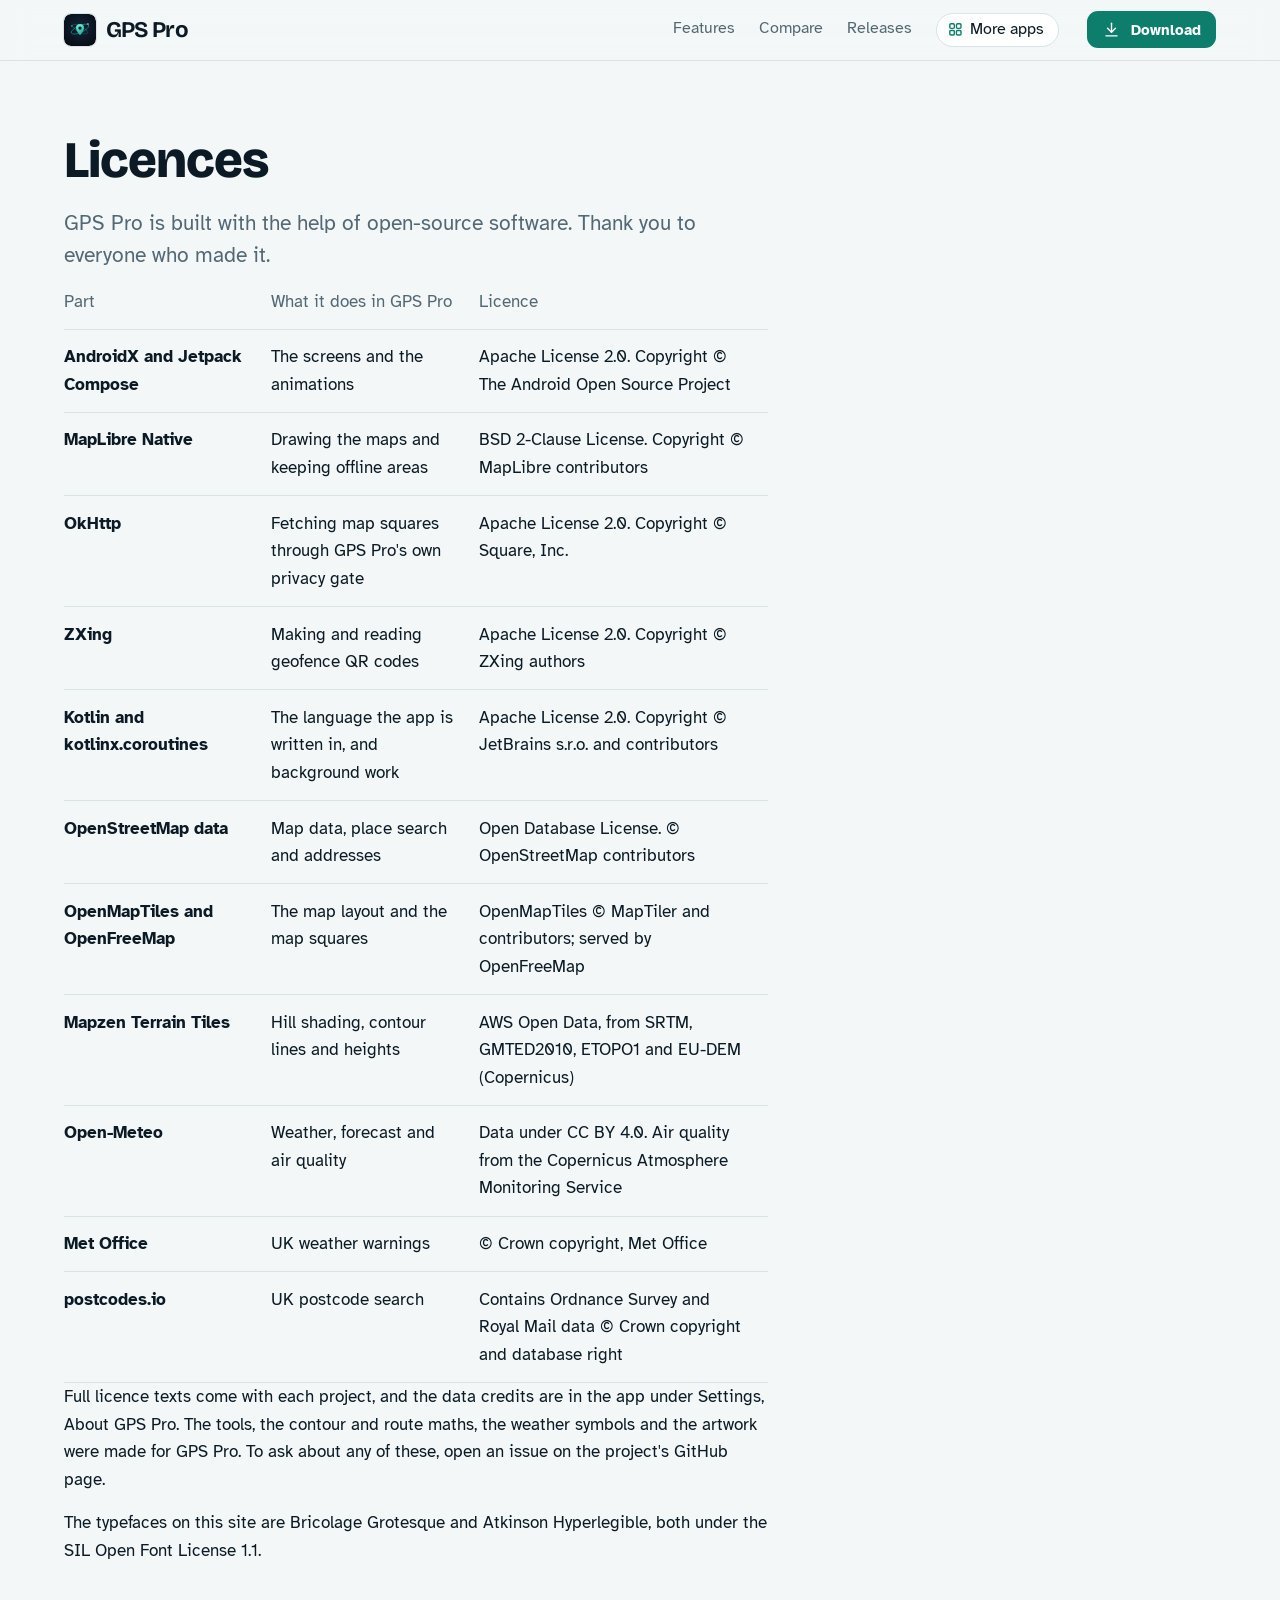
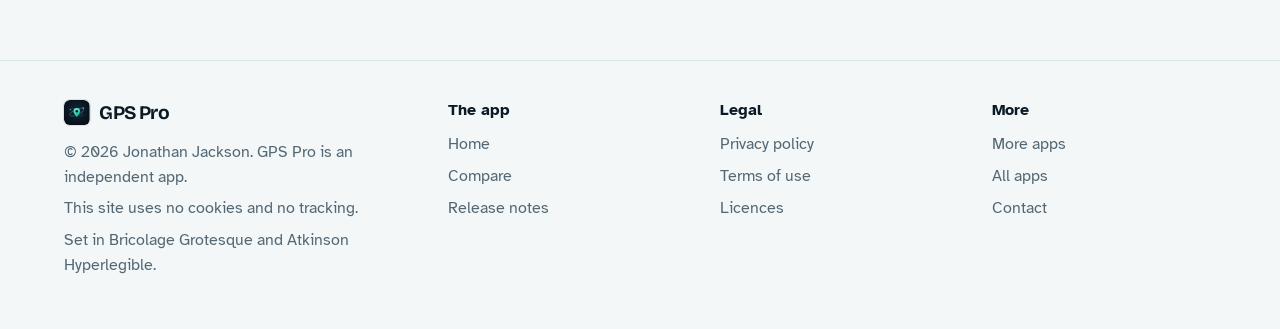
<file: licences.html>
<!DOCTYPE html>
<html lang="en-GB">
<head>
<meta charset="utf-8">
<meta name="viewport" content="width=device-width, initial-scale=1">
<title>GPS Pro licences</title>
<meta name="description" content="The open-source parts inside GPS Pro and their licences.">
<meta name="author" content="Jonathan Jackson">
<link rel="canonical" href="https://customgpter.github.io/gpspro/licences.html">
<meta name="theme-color" content="#f3f7f8" media="(prefers-color-scheme: light)">
<meta name="theme-color" content="#060b12" media="(prefers-color-scheme: dark)">
<meta property="og:type" content="website">
<meta property="og:site_name" content="GPS Pro">
<meta property="og:title" content="GPS Pro licences">
<meta property="og:description" content="The open-source parts inside GPS Pro and their licences.">
<meta property="og:url" content="https://customgpter.github.io/gpspro/licences.html">
<meta property="og:image" content="https://customgpter.github.io/gpspro/assets/og.png">
<meta property="og:image:width" content="1200">
<meta property="og:image:height" content="630">
<meta property="og:image:alt" content="GPS Pro&#x27;s home screen: the position as an OS grid reference and decimal degrees, accuracy, satellites in use and the favourite tools">
<meta property="og:locale" content="en_GB">
<meta name="twitter:card" content="summary_large_image">
<link rel="icon" href="./assets/favicon.svg" type="image/svg+xml">
<link rel="apple-touch-icon" href="./assets/apple-touch-icon.png">
<link rel="preload" href="./assets/fonts/bricolage-grotesque-latin.woff2" as="font" type="font/woff2" crossorigin>
<link rel="preload" href="./assets/fonts/atkinson-hyperlegible-latin-400-normal.woff2" as="font" type="font/woff2" crossorigin>
<link rel="stylesheet" href="./assets/site.css?v=1">
<link rel="stylesheet" href="./assets/house.css?v=1">
<link rel="stylesheet" href="./assets/apps-list.css?v=1">
<script src="./assets/apps-list.js?v=1" defer></script>
</head>
<body>
<a class="skip" href="#main">Skip to content</a>
<header class="masthead">
<div class="wrap">
<a class="brand" href="./" aria-label="GPS Pro home"><svg viewBox="0 0 108 108" aria-hidden="true"><defs><radialGradient id="gpbg" cx="54" cy="46" r="76" gradientUnits="userSpaceOnUse"><stop offset="0" stop-color="#12263A"/><stop offset="1" stop-color="#060B12"/></radialGradient><linearGradient id="gppin" x1="44" y1="34" x2="64" y2="72" gradientUnits="userSpaceOnUse"><stop offset="0" stop-color="#6CF5DE"/><stop offset="1" stop-color="#14A88F"/></linearGradient></defs><rect width="108" height="108" rx="24" fill="url(#gpbg)"/><g transform="rotate(-24 54 51)"><path d="M22,51 a32,11.5 0 1,0 64,0 a32,11.5 0 1,0 -64,0" fill="none" stroke="#3FE0C5" stroke-opacity=".55" stroke-width="2.2"/><circle cx="85.6" cy="46.2" r="2.6" fill="#B8FFF1"/></g><g transform="rotate(28 54 51)"><path d="M25,51 a29,9.5 0 1,0 58,0 a29,9.5 0 1,0 -58,0" fill="none" stroke="#3FE0C5" stroke-opacity=".35" stroke-width="1.6"/><circle cx="24.7" cy="54.5" r="2.1" fill="#7CEFDB"/></g><path d="M54,72 C54,72 40.5,57.5 40.5,47.5 A13.5,13.5 0 1,1 67.5,47.5 C67.5,57.5 54,72 54,72 Z" fill="url(#gppin)"/><circle cx="54" cy="47.5" r="5.5" fill="#0A1420"/></svg><span>GPS Pro</span></a>
<nav aria-label="Main"><ul><li><a href="./#features">Features</a></li><li><a href="./compare.html">Compare</a></li><li><a href="./releases.html">Releases</a></li><li><a class="more-apps" href="./more-apps.html"><svg class="ico" viewBox="0 0 24 24" aria-hidden="true"><rect x="4" y="4" width="6.5" height="6.5" rx="1.6"/><rect x="13.5" y="4" width="6.5" height="6.5" rx="1.6"/><rect x="4" y="13.5" width="6.5" height="6.5" rx="1.6"/><rect x="13.5" y="13.5" width="6.5" height="6.5" rx="1.6"/></svg>More apps</a></li></ul></nav>
<a class="button small" href="https://github.com/CustomGPTer/gpspro/releases/latest/download/GPSPro.apk"><svg class="ico" viewBox="0 0 24 24" aria-hidden="true"><path d="M12 4v11"/><path d="M7 10.5l5 5 5-5"/><path d="M5 20h14"/></svg>Download</a>
</div>
</header>
<main id="main" class="doc">
<div class="wrap">
<div class="measure">
<h1>Licences</h1>
<p class="lede">GPS Pro is built with the help of open-source software. Thank you to everyone who made it.</p>
<div class="scroll"><table><thead><tr><th scope="col">Part</th><th scope="col">What it does in GPS Pro</th><th scope="col">Licence</th></tr></thead><tbody><tr><th scope="row">AndroidX and Jetpack Compose</th><td>The screens and the animations</td><td>Apache License 2.0. Copyright &copy; The Android Open Source Project</td></tr><tr><th scope="row">MapLibre Native</th><td>Drawing the maps and keeping offline areas</td><td>BSD 2-Clause License. Copyright &copy; MapLibre contributors</td></tr><tr><th scope="row">OkHttp</th><td>Fetching map squares through GPS Pro's own privacy gate</td><td>Apache License 2.0. Copyright &copy; Square, Inc.</td></tr><tr><th scope="row">ZXing</th><td>Making and reading geofence QR codes</td><td>Apache License 2.0. Copyright &copy; ZXing authors</td></tr><tr><th scope="row">Kotlin and kotlinx.coroutines</th><td>The language the app is written in, and background work</td><td>Apache License 2.0. Copyright &copy; JetBrains s.r.o. and contributors</td></tr><tr><th scope="row">OpenStreetMap data</th><td>Map data, place search and addresses</td><td>Open Database License. &copy; OpenStreetMap contributors</td></tr><tr><th scope="row">OpenMapTiles and OpenFreeMap</th><td>The map layout and the map squares</td><td>OpenMapTiles &copy; MapTiler and contributors; served by OpenFreeMap</td></tr><tr><th scope="row">Mapzen Terrain Tiles</th><td>Hill shading, contour lines and heights</td><td>AWS Open Data, from SRTM, GMTED2010, ETOPO1 and EU-DEM (Copernicus)</td></tr><tr><th scope="row">Open-Meteo</th><td>Weather, forecast and air quality</td><td>Data under CC BY 4.0. Air quality from the Copernicus Atmosphere Monitoring Service</td></tr><tr><th scope="row">Met Office</th><td>UK weather warnings</td><td>&copy; Crown copyright, Met Office</td></tr><tr><th scope="row">postcodes.io</th><td>UK postcode search</td><td>Contains Ordnance Survey and Royal Mail data &copy; Crown copyright and database right</td></tr></tbody></table></div>
<p>Full licence texts come with each project, and the data credits are in the app under Settings, About GPS Pro. The tools, the contour and route maths, the weather symbols and the artwork were made for GPS Pro. To ask about any of these, open an issue on the project's GitHub page.</p>
<p>The typefaces on this site are Bricolage Grotesque and Atkinson Hyperlegible, both under the SIL Open Font License 1.1.</p>
</div>
</div>
</main>
<footer class="colophon">
<div class="wrap">
<div>
<a class="brand" href="./" aria-label="GPS Pro home"><svg viewBox="0 0 108 108" aria-hidden="true"><defs><radialGradient id="gpbg" cx="54" cy="46" r="76" gradientUnits="userSpaceOnUse"><stop offset="0" stop-color="#12263A"/><stop offset="1" stop-color="#060B12"/></radialGradient><linearGradient id="gppin" x1="44" y1="34" x2="64" y2="72" gradientUnits="userSpaceOnUse"><stop offset="0" stop-color="#6CF5DE"/><stop offset="1" stop-color="#14A88F"/></linearGradient></defs><rect width="108" height="108" rx="24" fill="url(#gpbg)"/><g transform="rotate(-24 54 51)"><path d="M22,51 a32,11.5 0 1,0 64,0 a32,11.5 0 1,0 -64,0" fill="none" stroke="#3FE0C5" stroke-opacity=".55" stroke-width="2.2"/><circle cx="85.6" cy="46.2" r="2.6" fill="#B8FFF1"/></g><g transform="rotate(28 54 51)"><path d="M25,51 a29,9.5 0 1,0 58,0 a29,9.5 0 1,0 -58,0" fill="none" stroke="#3FE0C5" stroke-opacity=".35" stroke-width="1.6"/><circle cx="24.7" cy="54.5" r="2.1" fill="#7CEFDB"/></g><path d="M54,72 C54,72 40.5,57.5 40.5,47.5 A13.5,13.5 0 1,1 67.5,47.5 C67.5,57.5 54,72 54,72 Z" fill="url(#gppin)"/><circle cx="54" cy="47.5" r="5.5" fill="#0A1420"/></svg><span>GPS Pro</span></a>
<p>&copy; 2026 Jonathan Jackson. GPS Pro is an independent app.</p>
<p>This site uses no cookies and no tracking.</p>
<p>Set in Bricolage Grotesque and Atkinson Hyperlegible.</p>
</div>
<nav aria-label="The app"><h2>The app</h2><ul>
<li><a href="./">Home</a></li>
<li><a href="./compare.html">Compare</a></li>
<li><a href="./releases.html">Release notes</a></li>

</ul></nav>
<nav aria-label="Legal"><h2>Legal</h2><ul>
<li><a href="./privacy.html">Privacy policy</a></li>
<li><a href="./terms.html">Terms of use</a></li>
<li><a href="./licences.html">Licences</a></li>
</ul></nav>
<nav aria-label="More"><h2>More</h2><ul>
<li><a href="./more-apps.html">More apps</a></li>
<li><a href="https://customgpter.github.io/">All apps</a></li>
<li><a href="https://github.com/CustomGPTer/gpspro/issues">Contact</a></li>
</ul></nav>
</div>
</footer>
</body>
</html>
</file>
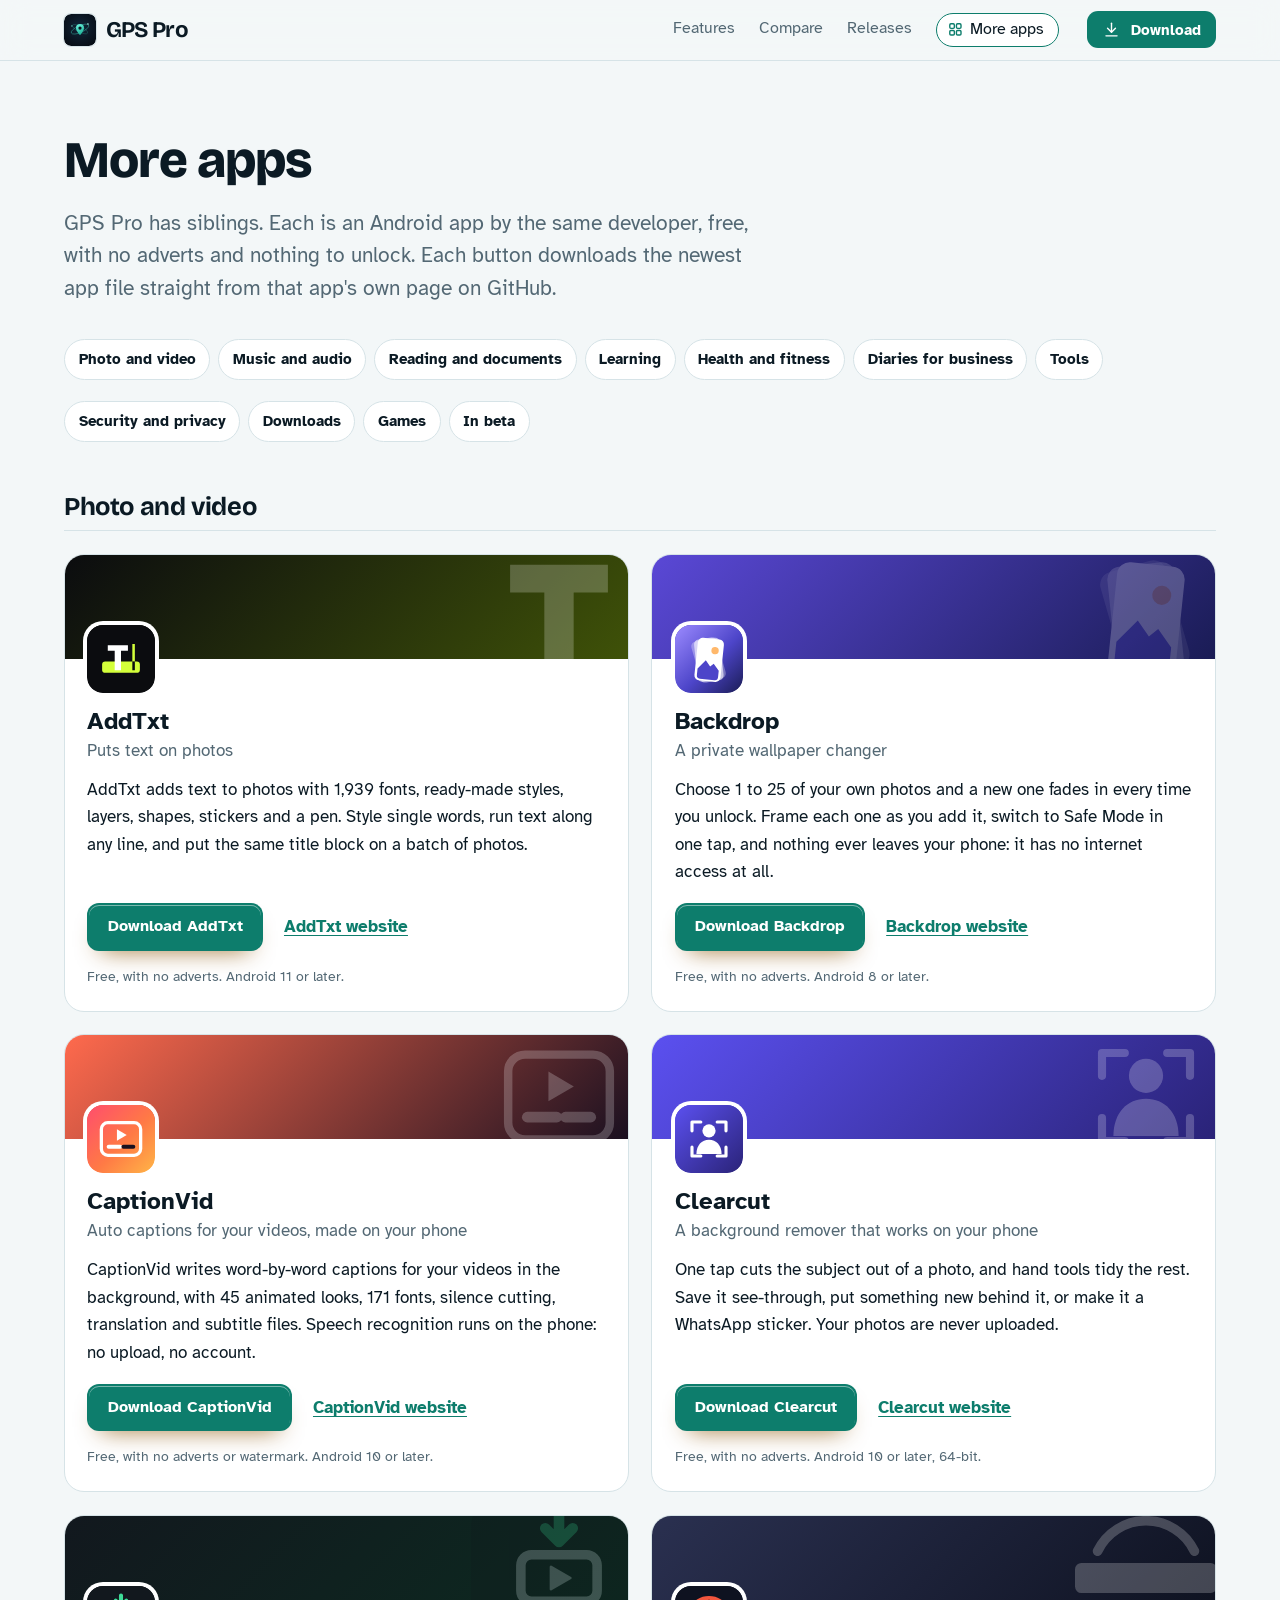
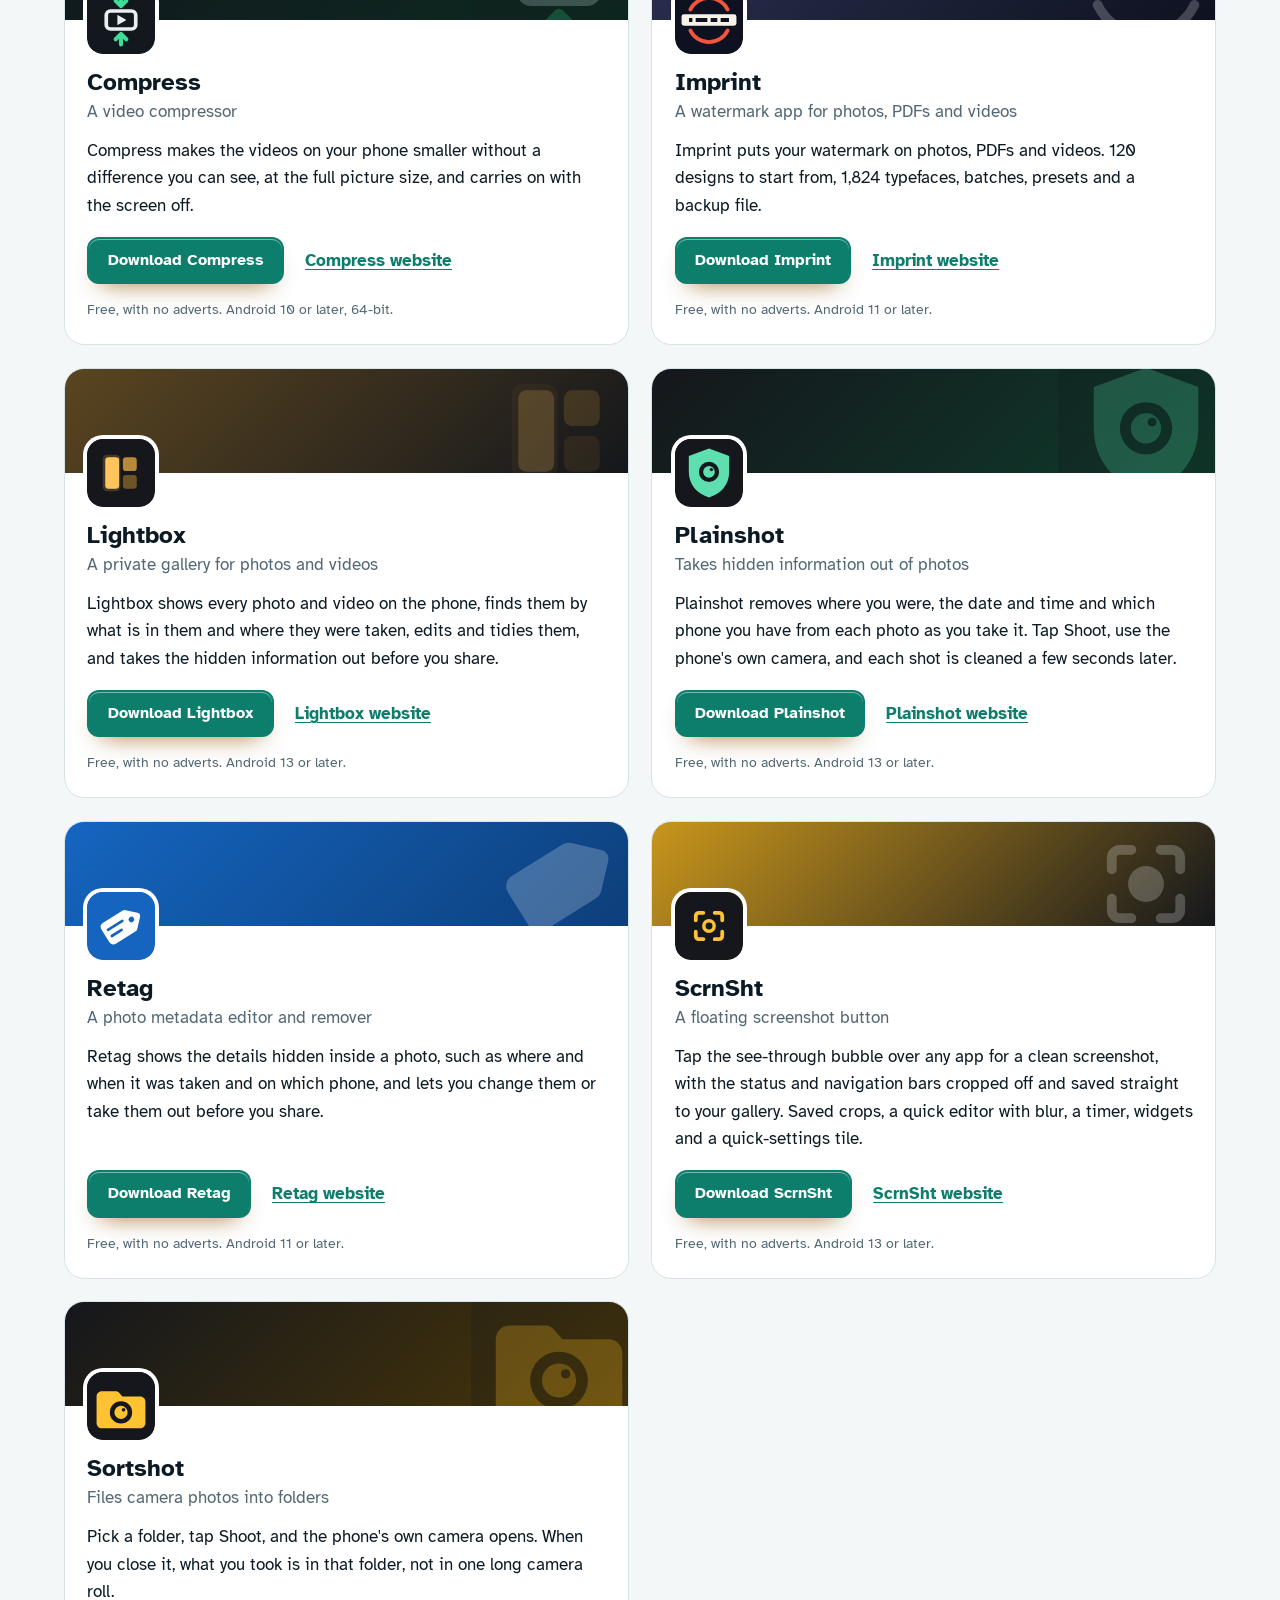
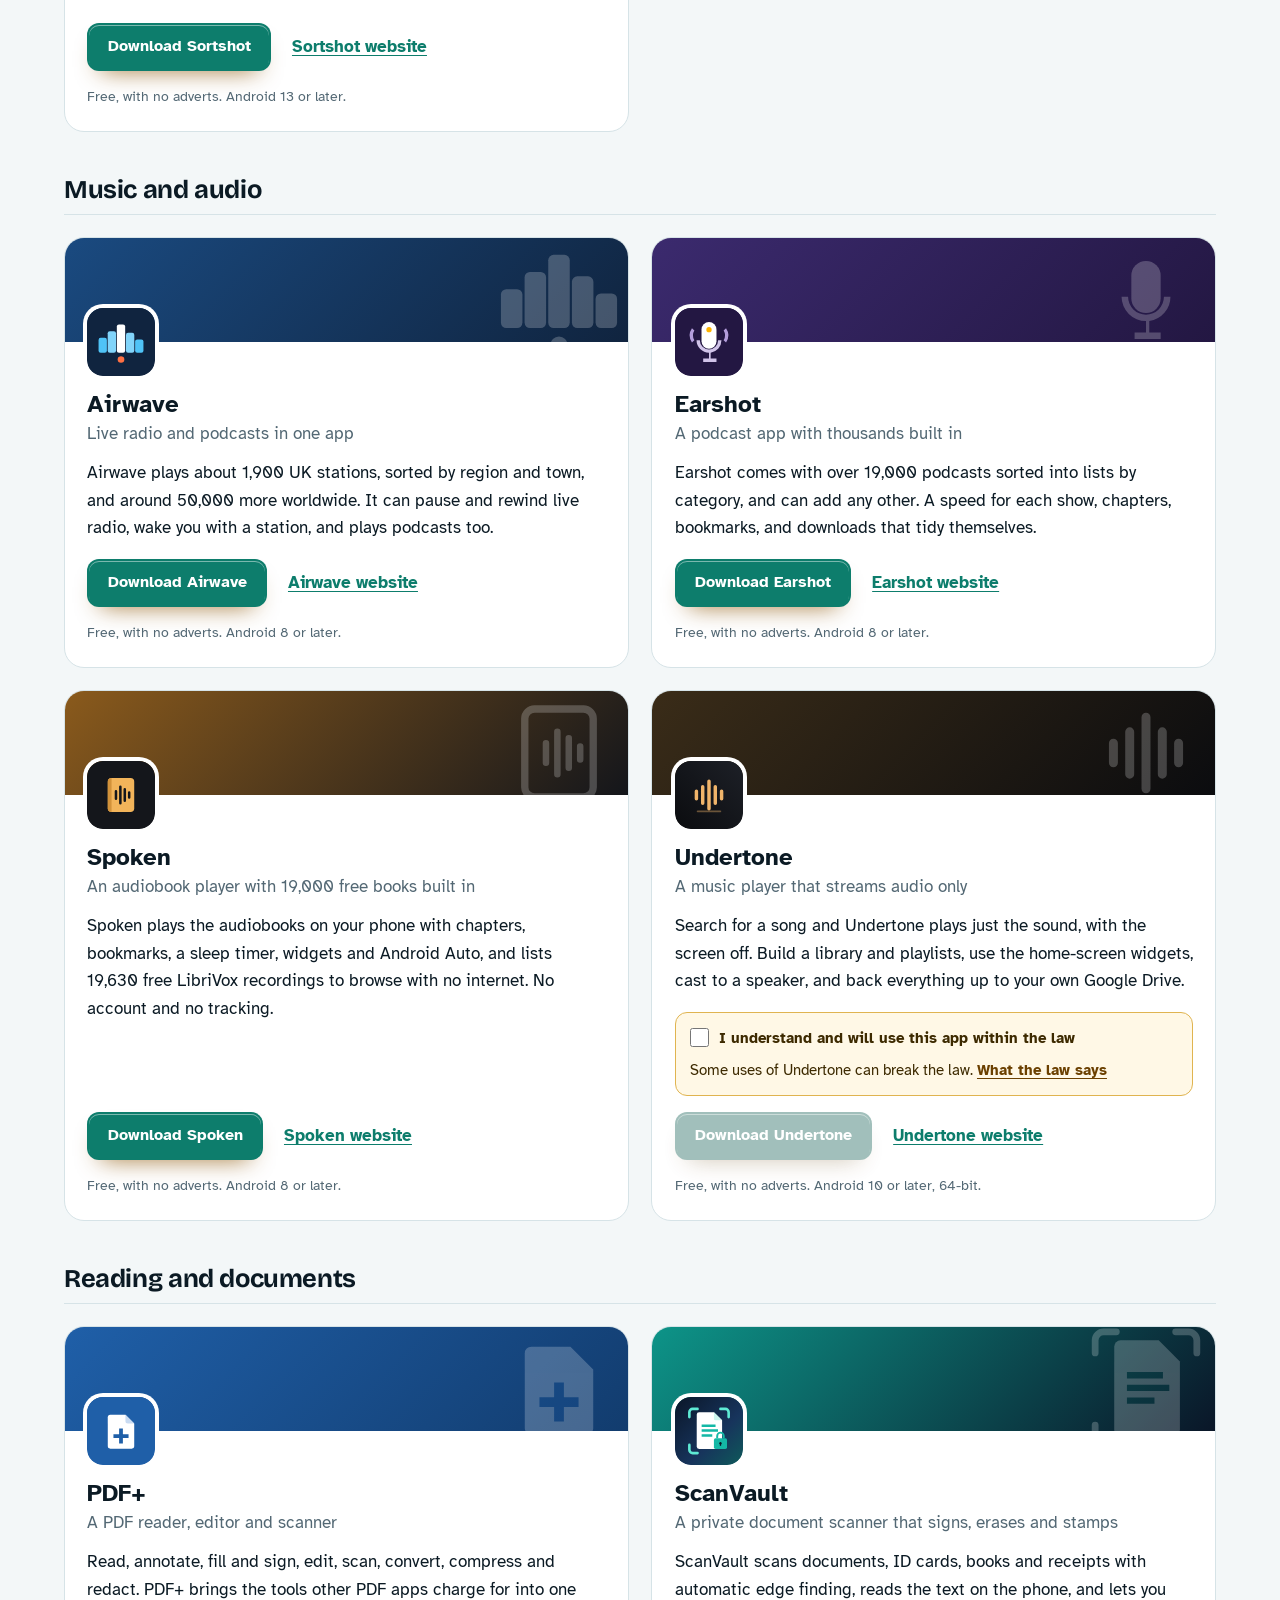
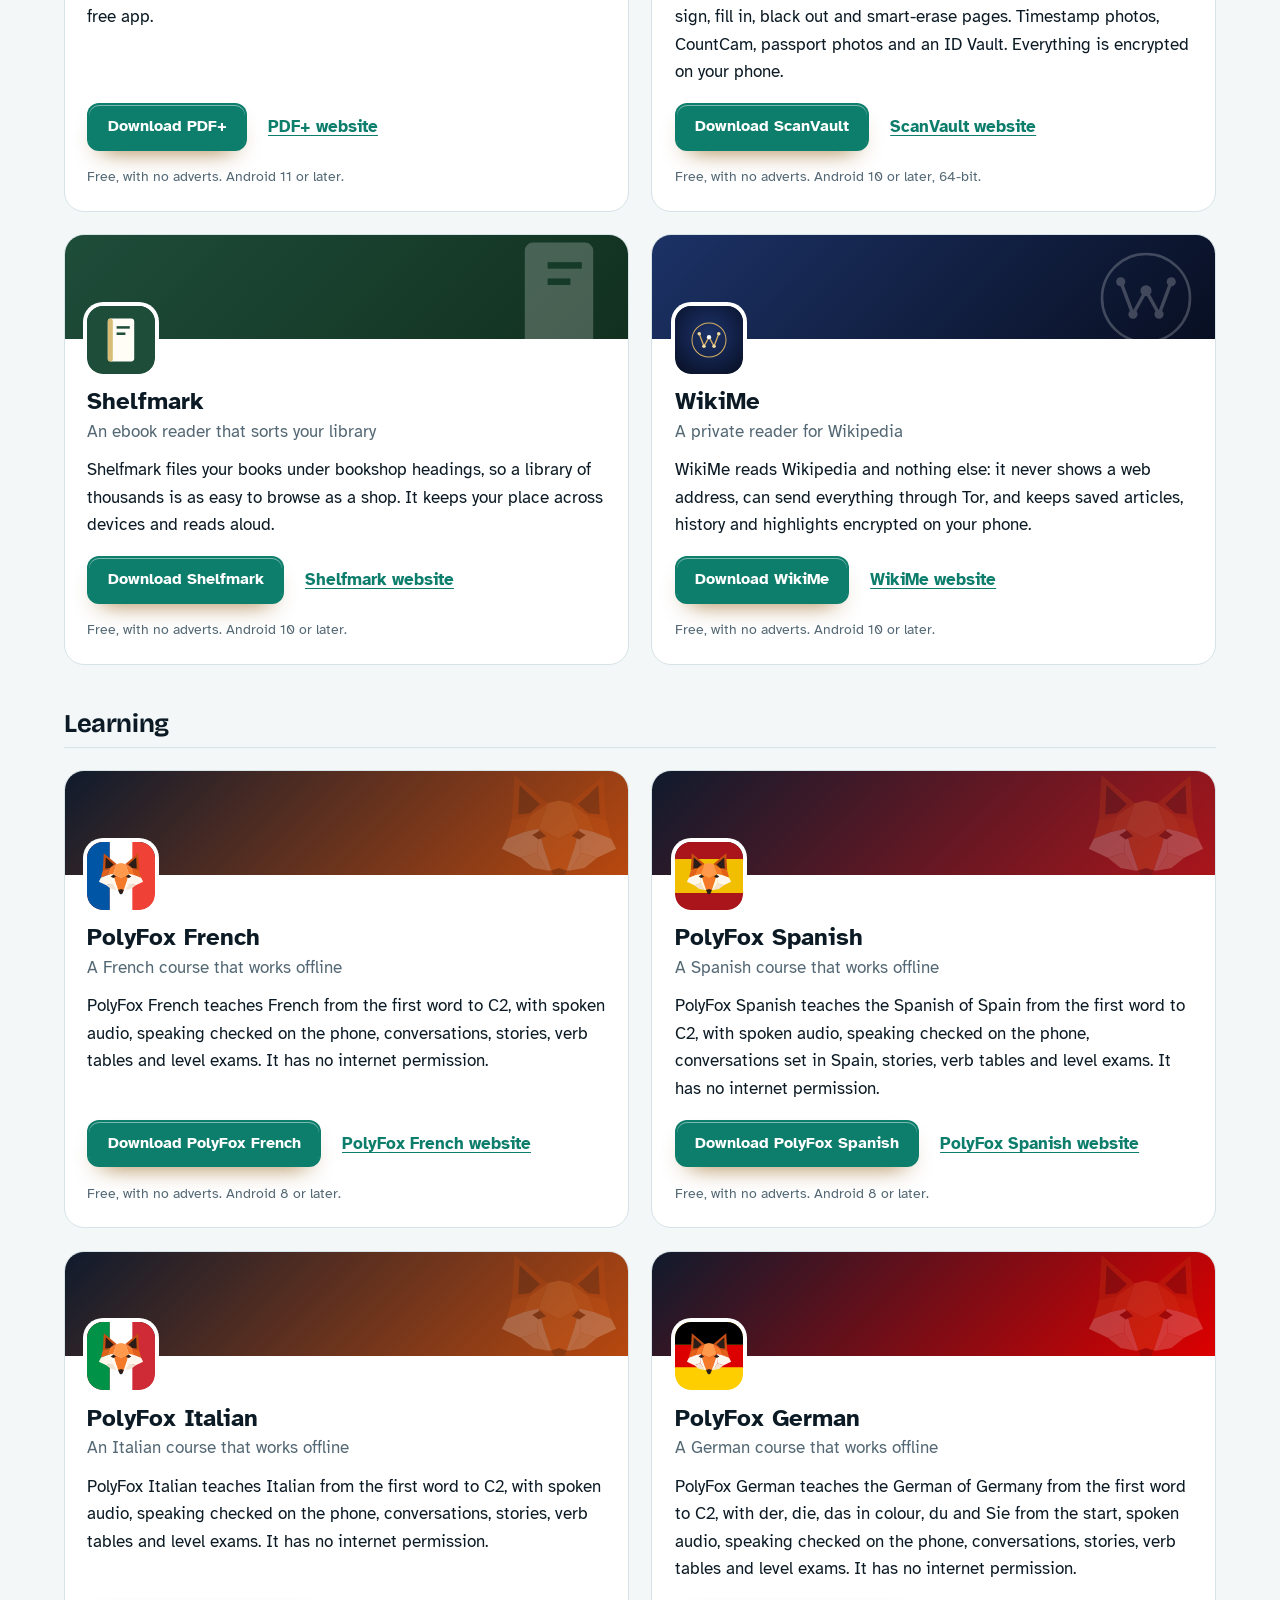
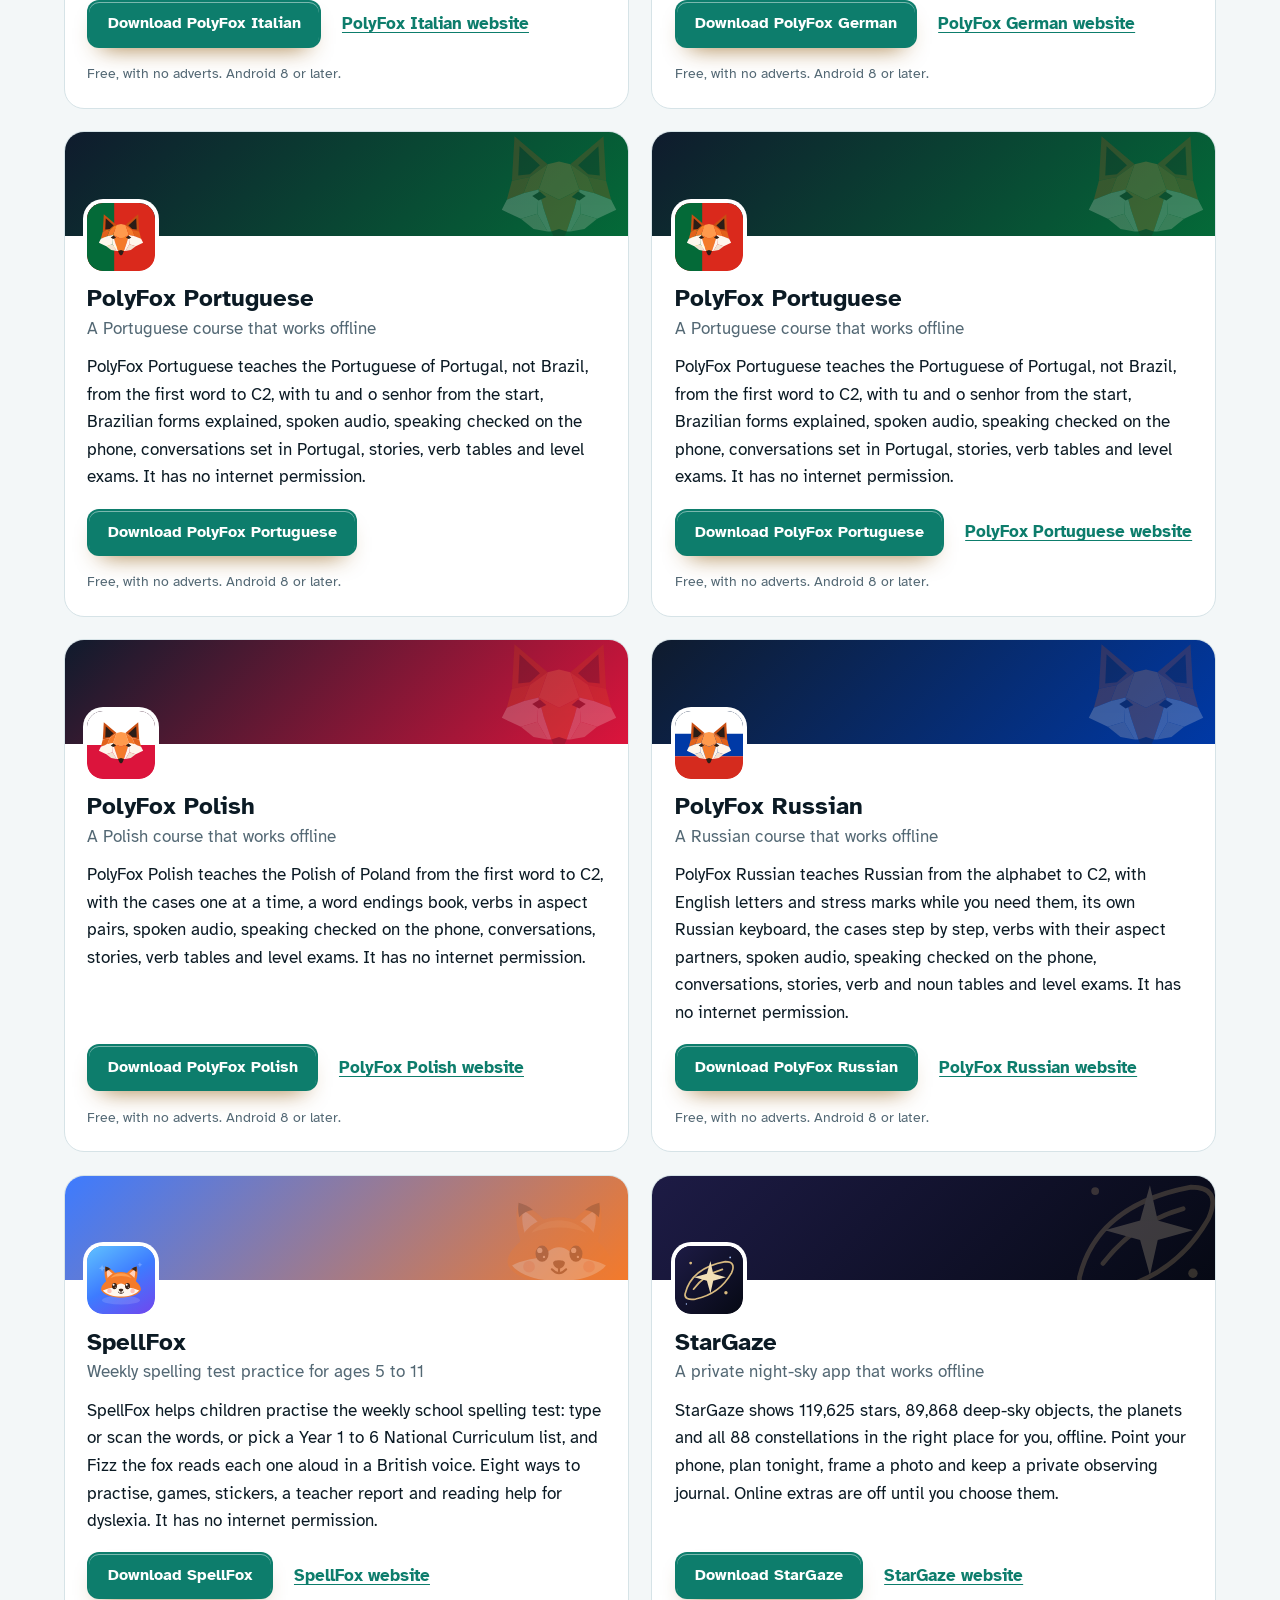
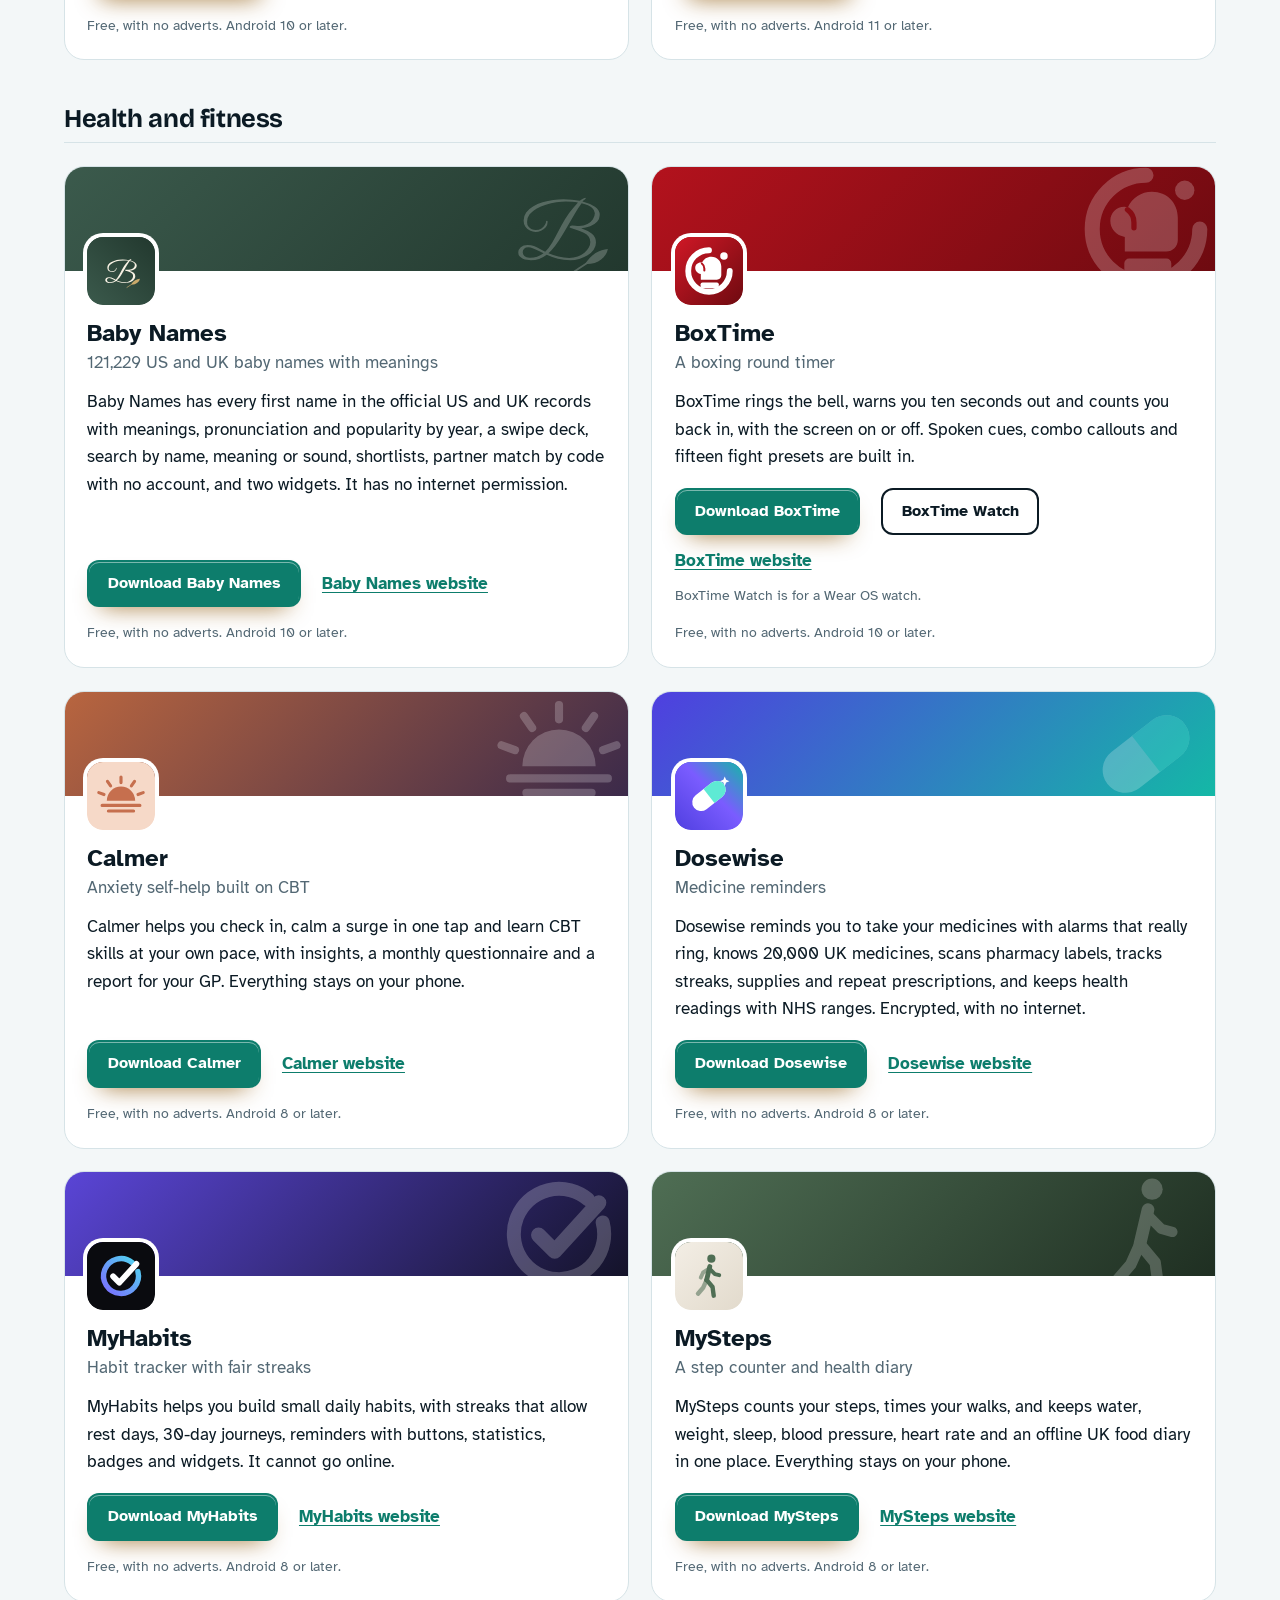
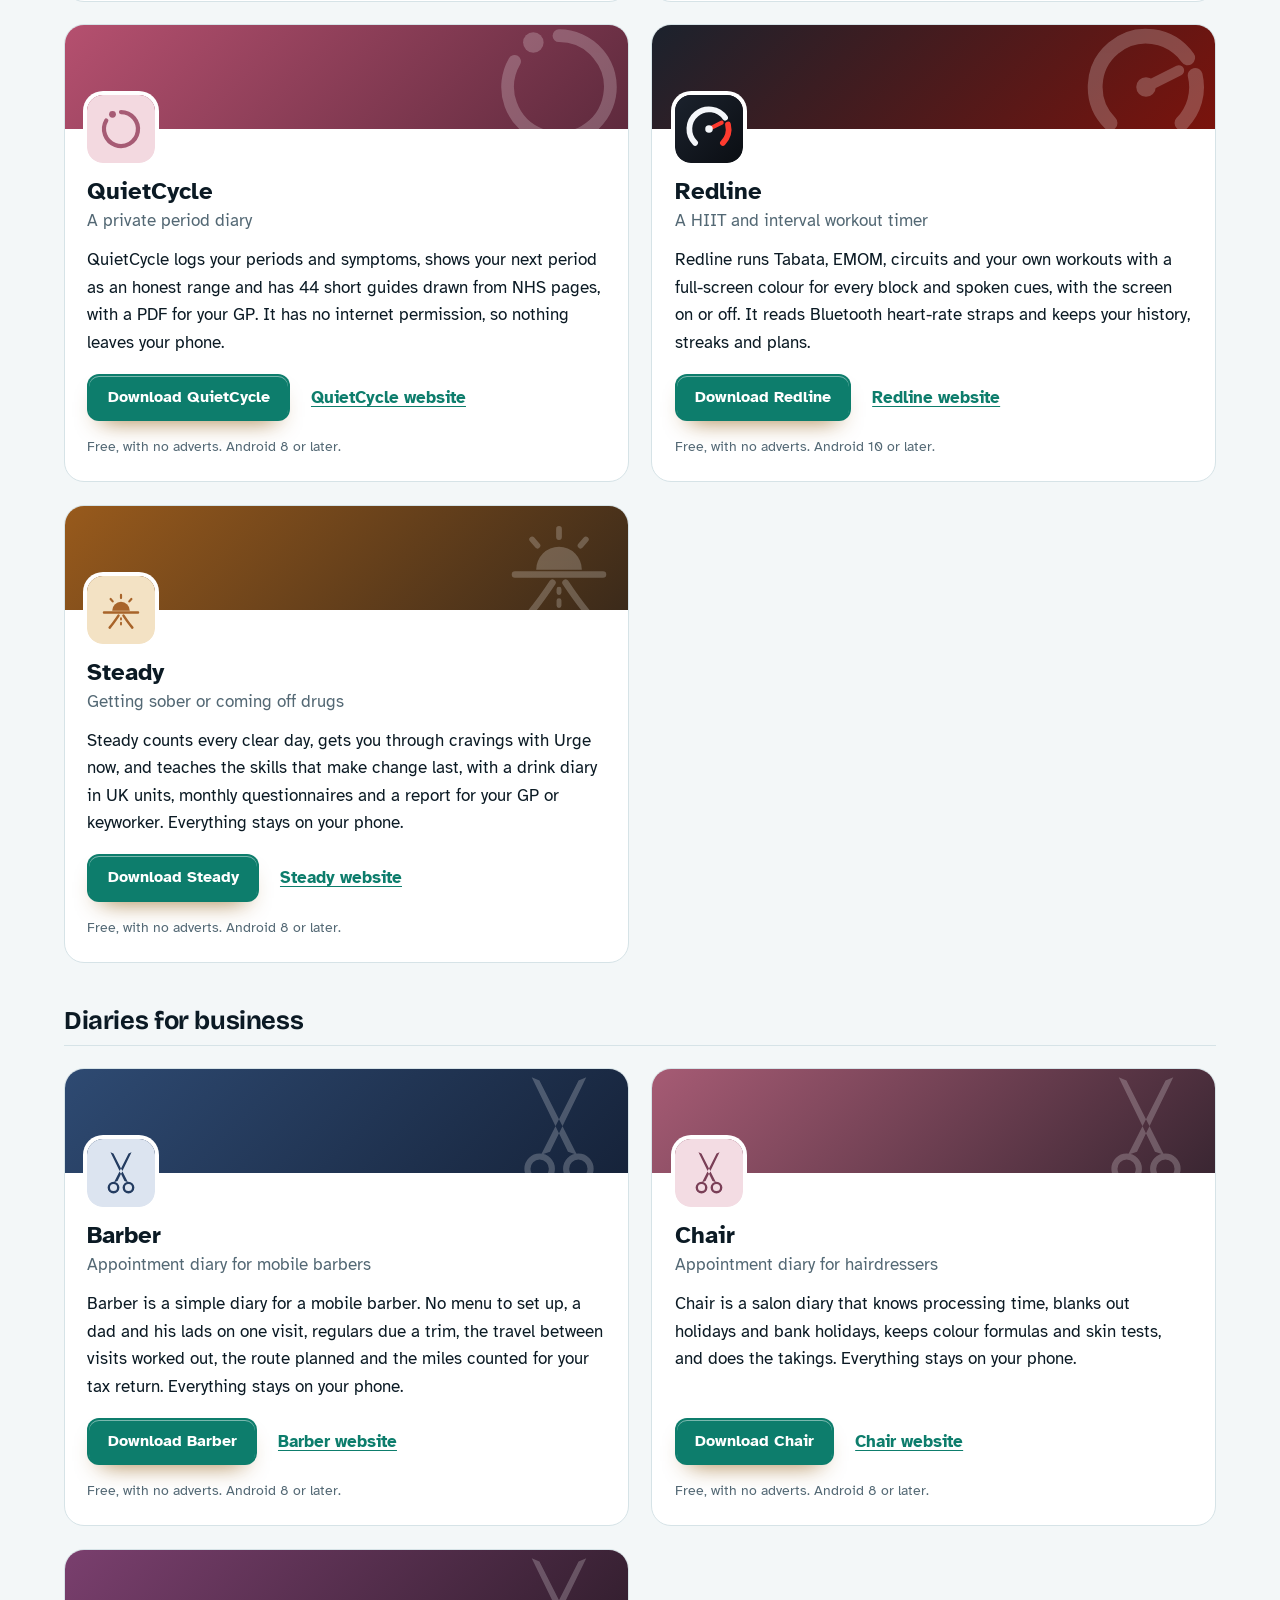
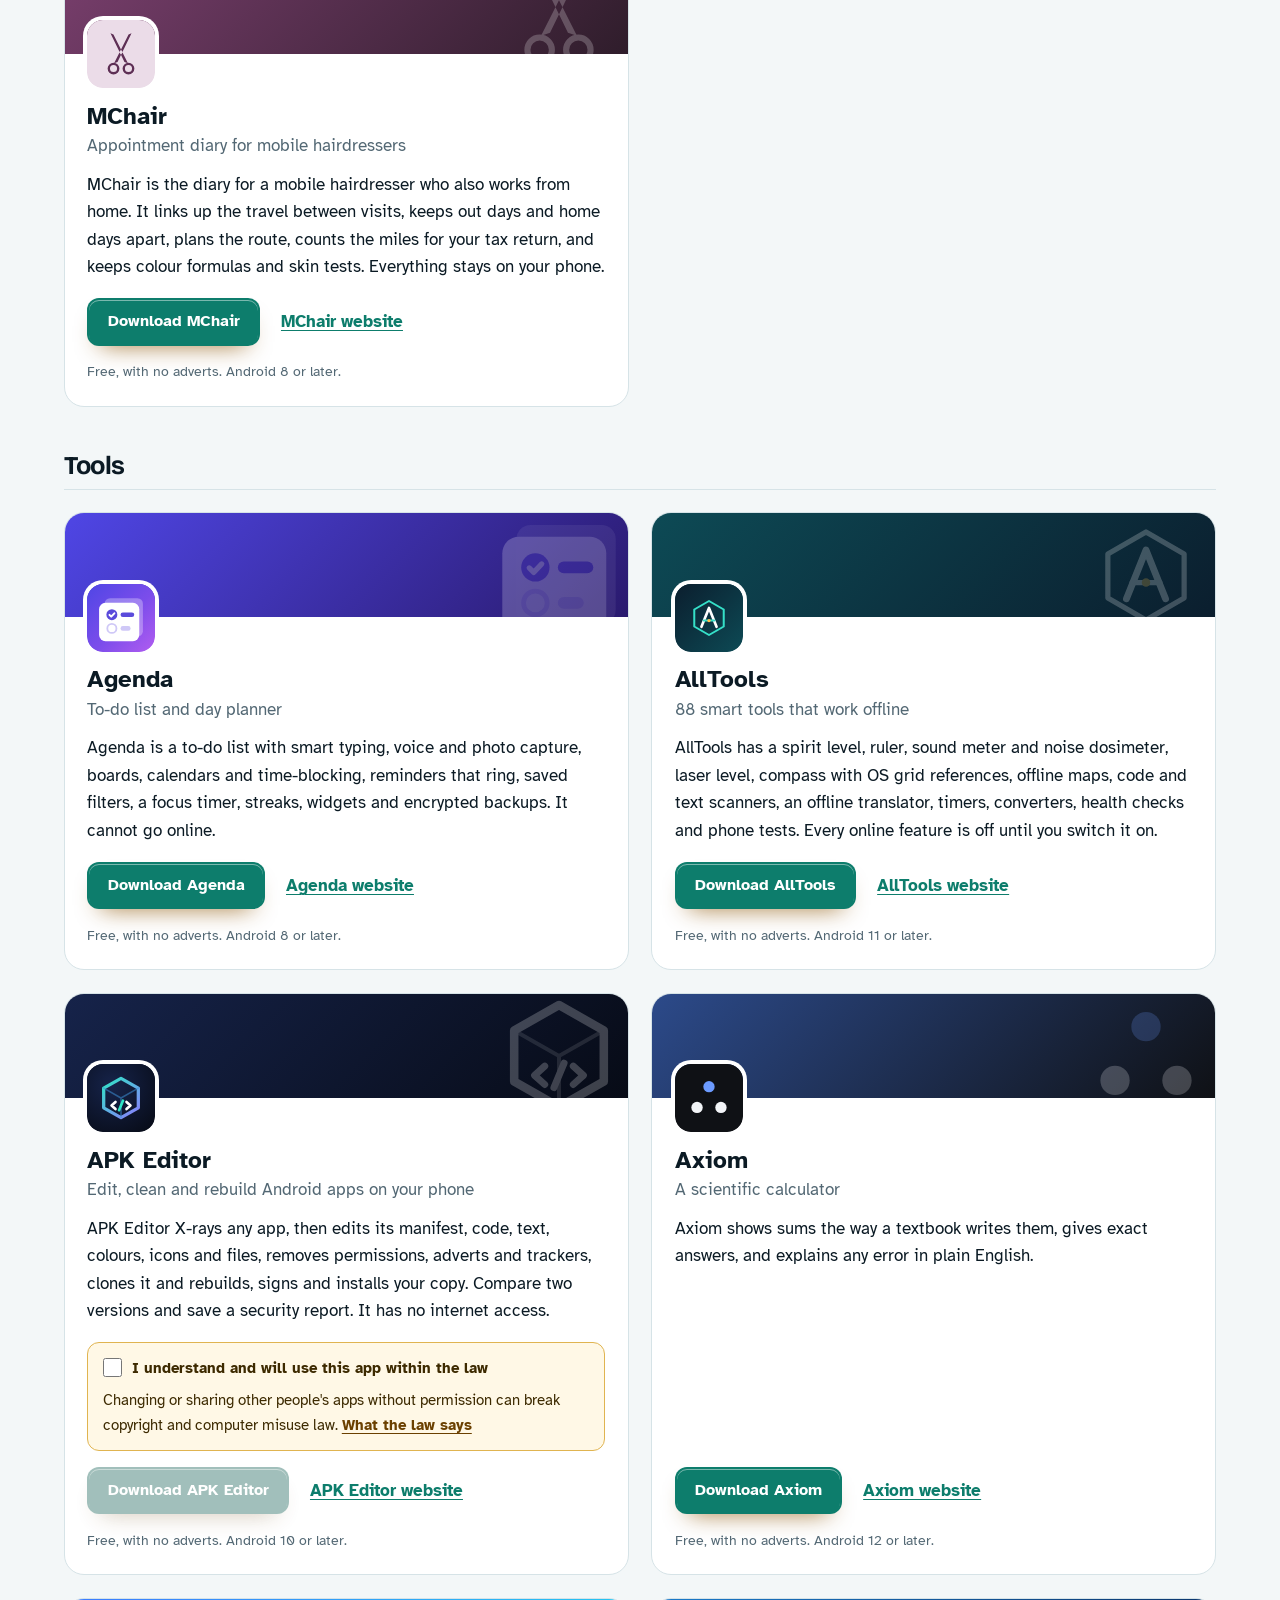
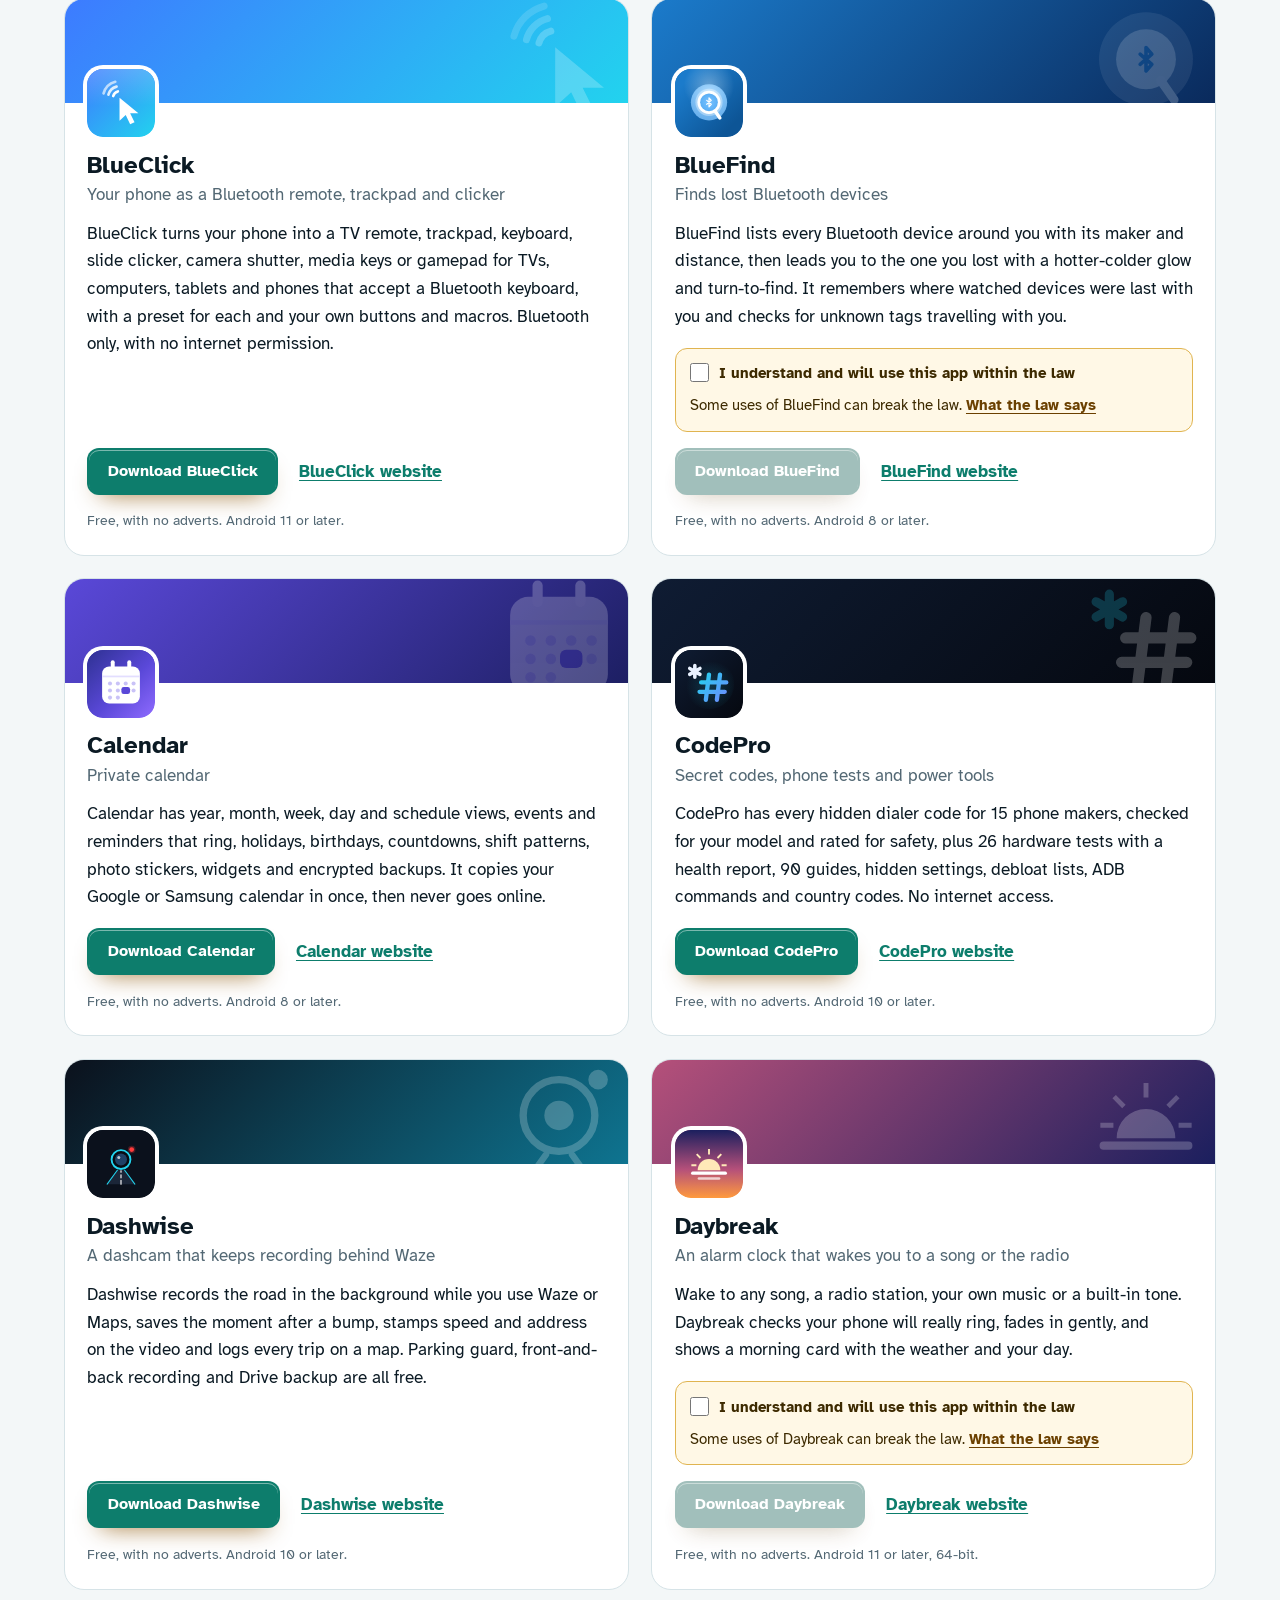
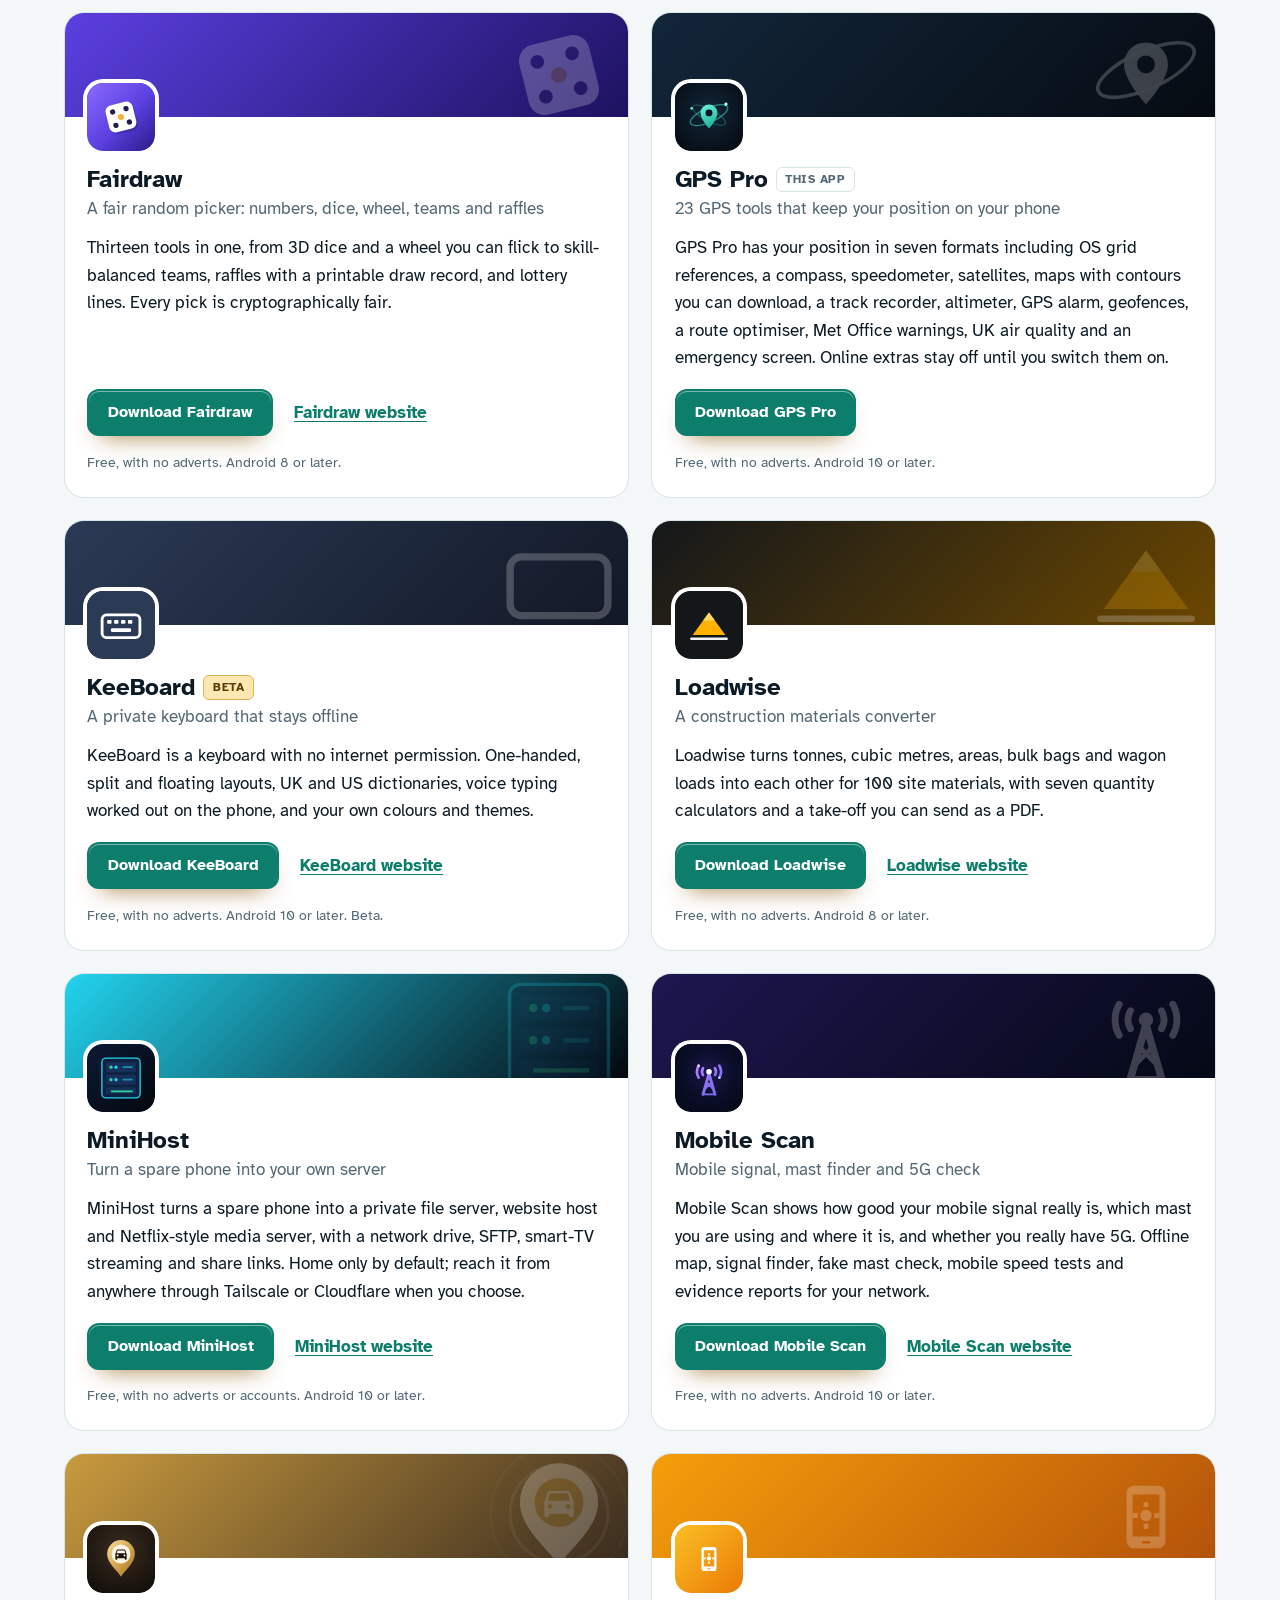
<file: more-apps.html>
<!DOCTYPE html>
<html lang="en-GB">
<head>
<meta charset="utf-8">
<meta name="viewport" content="width=device-width, initial-scale=1">
<title>More free Android apps from the maker of GPS Pro</title>
<meta name="description" content="All 99 free Android apps from the maker of GPS Pro, in one list by category, each with its download and a link to its website.">
<meta name="author" content="Jonathan Jackson">
<link rel="canonical" href="https://customgpter.github.io/gpspro/more-apps.html">
<meta name="theme-color" content="#f3f7f8" media="(prefers-color-scheme: light)">
<meta name="theme-color" content="#060b12" media="(prefers-color-scheme: dark)">
<meta property="og:type" content="website">
<meta property="og:site_name" content="GPS Pro">
<meta property="og:title" content="More free Android apps from the maker of GPS Pro">
<meta property="og:description" content="All 99 free Android apps from the maker of GPS Pro, in one list by category, each with its download and a link to its website.">
<meta property="og:url" content="https://customgpter.github.io/gpspro/more-apps.html">
<meta property="og:image" content="https://customgpter.github.io/gpspro/assets/og.png">
<meta property="og:image:width" content="1200">
<meta property="og:image:height" content="630">
<meta property="og:image:alt" content="GPS Pro&#x27;s home screen: the position as an OS grid reference and decimal degrees, accuracy, satellites in use and the favourite tools">
<meta property="og:locale" content="en_GB">
<meta name="twitter:card" content="summary_large_image">
<link rel="icon" href="./assets/favicon.svg" type="image/svg+xml">
<link rel="apple-touch-icon" href="./assets/apple-touch-icon.png">
<link rel="preload" href="./assets/fonts/bricolage-grotesque-latin.woff2" as="font" type="font/woff2" crossorigin>
<link rel="preload" href="./assets/fonts/atkinson-hyperlegible-latin-400-normal.woff2" as="font" type="font/woff2" crossorigin>
<link rel="stylesheet" href="./assets/site.css?v=1">
<link rel="stylesheet" href="./assets/house.css?v=1">
<script type="application/ld+json">{"@context":"https://schema.org","@type":"ItemList","name":"Apps from the maker of GPS Pro","url":"https://customgpter.github.io/gpspro/more-apps.html","itemListElement":[{"@type":"ListItem","position":1,"name":"AddTxt","url":"https://customgpter.github.io/addtxt/"},{"@type":"ListItem","position":2,"name":"Backdrop","url":"https://customgpter.github.io/backdrop/"},{"@type":"ListItem","position":3,"name":"CaptionVid","url":"https://customgpter.github.io/captionvid/"},{"@type":"ListItem","position":4,"name":"Clearcut","url":"https://customgpter.github.io/clearcut/"},{"@type":"ListItem","position":5,"name":"Compress","url":"https://customgpter.github.io/compress/"},{"@type":"ListItem","position":6,"name":"Imprint","url":"https://customgpter.github.io/imprint/"},{"@type":"ListItem","position":7,"name":"Lightbox","url":"https://customgpter.github.io/lightbox/"},{"@type":"ListItem","position":8,"name":"Plainshot","url":"https://customgpter.github.io/plainshot/"},{"@type":"ListItem","position":9,"name":"Retag","url":"https://customgpter.github.io/retag/"},{"@type":"ListItem","position":10,"name":"ScrnSht","url":"https://customgpter.github.io/scrnsht/"},{"@type":"ListItem","position":11,"name":"Sortshot","url":"https://customgpter.github.io/sortshot/"},{"@type":"ListItem","position":12,"name":"Airwave","url":"https://customgpter.github.io/airwave/"},{"@type":"ListItem","position":13,"name":"Earshot","url":"https://customgpter.github.io/earshot/"},{"@type":"ListItem","position":14,"name":"Spoken","url":"https://customgpter.github.io/spoken/"},{"@type":"ListItem","position":15,"name":"Undertone","url":"https://customgpter.github.io/undertone/"},{"@type":"ListItem","position":16,"name":"PDF+","url":"https://customgpter.github.io/pdfplus/"},{"@type":"ListItem","position":17,"name":"ScanVault","url":"https://customgpter.github.io/scanvault/"},{"@type":"ListItem","position":18,"name":"Shelfmark","url":"https://customgpter.github.io/shelfmark/"},{"@type":"ListItem","position":19,"name":"WikiMe","url":"https://customgpter.github.io/wikime/"},{"@type":"ListItem","position":20,"name":"PolyFox French","url":"https://customgpter.github.io/polyfox/"},{"@type":"ListItem","position":21,"name":"PolyFox German","url":"https://customgpter.github.io/polyfox-german/"},{"@type":"ListItem","position":22,"name":"PolyFox Portuguese","url":"https://customgpter.github.io/polyfox-portuguese/"},{"@type":"ListItem","position":23,"name":"PolyFox Polish","url":"https://customgpter.github.io/polyfox-polish/"},{"@type":"ListItem","position":24,"name":"PolyFox Russian","url":"https://customgpter.github.io/polyfox-russian/"},{"@type":"ListItem","position":25,"name":"SpellFox","url":"https://customgpter.github.io/spellfox/"},{"@type":"ListItem","position":26,"name":"StarGaze","url":"https://customgpter.github.io/stargaze/"},{"@type":"ListItem","position":27,"name":"Baby Names","url":"https://customgpter.github.io/babynames/"},{"@type":"ListItem","position":28,"name":"BoxTime","url":"https://customgpter.github.io/boxtime/"},{"@type":"ListItem","position":29,"name":"Calmer","url":"https://customgpter.github.io/calmer/"},{"@type":"ListItem","position":30,"name":"Dosewise","url":"https://customgpter.github.io/dosewise/"},{"@type":"ListItem","position":31,"name":"MyHabits","url":"https://customgpter.github.io/myhabits/"},{"@type":"ListItem","position":32,"name":"MySteps","url":"https://customgpter.github.io/mysteps/"},{"@type":"ListItem","position":33,"name":"QuietCycle","url":"https://customgpter.github.io/quietcycle/"},{"@type":"ListItem","position":34,"name":"Redline","url":"https://customgpter.github.io/redline/"},{"@type":"ListItem","position":35,"name":"Steady","url":"https://customgpter.github.io/steady/"},{"@type":"ListItem","position":36,"name":"Barber","url":"https://customgpter.github.io/barber/"},{"@type":"ListItem","position":37,"name":"Chair","url":"https://customgpter.github.io/chair/"},{"@type":"ListItem","position":38,"name":"MChair","url":"https://customgpter.github.io/mchair/"},{"@type":"ListItem","position":39,"name":"Agenda","url":"https://customgpter.github.io/agenda/"},{"@type":"ListItem","position":40,"name":"AllTools","url":"https://customgpter.github.io/alltools/"},{"@type":"ListItem","position":41,"name":"APK Editor","url":"https://customgpter.github.io/apkeditor/"},{"@type":"ListItem","position":42,"name":"Axiom","url":"https://customgpter.github.io/axiom/"},{"@type":"ListItem","position":43,"name":"BlueClick","url":"https://customgpter.github.io/blueclick/"},{"@type":"ListItem","position":44,"name":"BlueFind","url":"https://customgpter.github.io/bluefind/"},{"@type":"ListItem","position":45,"name":"Calendar","url":"https://customgpter.github.io/calendar/"},{"@type":"ListItem","position":46,"name":"CodePro","url":"https://customgpter.github.io/codepro/"},{"@type":"ListItem","position":47,"name":"Dashwise","url":"https://customgpter.github.io/dashwise/"},{"@type":"ListItem","position":48,"name":"Daybreak","url":"https://customgpter.github.io/daybreak/"},{"@type":"ListItem","position":49,"name":"Fairdraw","url":"https://customgpter.github.io/fairdraw/"},{"@type":"ListItem","position":50,"name":"GPS Pro","url":"https://customgpter.github.io/gpspro/"},{"@type":"ListItem","position":51,"name":"KeeBoard","url":"https://customgpter.github.io/keeboard/"},{"@type":"ListItem","position":52,"name":"Loadwise","url":"https://customgpter.github.io/loadwise/"},{"@type":"ListItem","position":53,"name":"MiniHost","url":"https://customgpter.github.io/minihost/"},{"@type":"ListItem","position":54,"name":"Mobile Scan","url":"https://customgpter.github.io/mobilescan/"},{"@type":"ListItem","position":55,"name":"Parkwise","url":"https://customgpter.github.io/parkwise/"},{"@type":"ListItem","position":56,"name":"Pocketmind","url":"https://customgpter.github.io/pocketmind/"},{"@type":"ListItem","position":57,"name":"Refine","url":"https://customgpter.github.io/refine/"},{"@type":"ListItem","position":58,"name":"Shiftwise","url":"https://customgpter.github.io/shiftwise/"},{"@type":"ListItem","position":59,"name":"SimpleCalc","url":"https://customgpter.github.io/simplecalc/"},{"@type":"ListItem","position":60,"name":"Skyline","url":"https://customgpter.github.io/skyline/"},{"@type":"ListItem","position":61,"name":"Slipway","url":"https://customgpter.github.io/slipway/"},{"@type":"ListItem","position":62,"name":"Tagger","url":"https://customgpter.github.io/tagger/"},{"@type":"ListItem","position":63,"name":"TotalClean","url":"https://customgpter.github.io/totalclean/"},{"@type":"ListItem","position":64,"name":"TVLink","url":"https://customgpter.github.io/tvlink/"},{"@type":"ListItem","position":65,"name":"Unbox","url":"https://customgpter.github.io/unbox/"},{"@type":"ListItem","position":66,"name":"WhatsKeep","url":"https://customgpter.github.io/whatskeep/"},{"@type":"ListItem","position":67,"name":"WiFi Scan","url":"https://customgpter.github.io/wifiscan/"},{"@type":"ListItem","position":68,"name":"Auditly","url":"https://customgpter.github.io/auditly/"},{"@type":"ListItem","position":69,"name":"Backchannel","url":"https://customgpter.github.io/backchannel/"},{"@type":"ListItem","position":70,"name":"ENotes","url":"https://customgpter.github.io/enotes/"},{"@type":"ListItem","position":71,"name":"FindMe","url":"https://customgpter.github.io/findme/"},{"@type":"ListItem","position":72,"name":"iLock","url":"https://customgpter.github.io/ilock/"},{"@type":"ListItem","position":73,"name":"ImSafe","url":"https://customgpter.github.io/imsafe/"},{"@type":"ListItem","position":74,"name":"IShred","url":"https://customgpter.github.io/ishred/"},{"@type":"ListItem","position":75,"name":"LockBox","url":"https://customgpter.github.io/lockbox/"},{"@type":"ListItem","position":76,"name":"PassVault","url":"https://customgpter.github.io/passvault/"},{"@type":"ListItem","position":77,"name":"SpyFind","url":"https://customgpter.github.io/spyfind/"},{"@type":"ListItem","position":78,"name":"TextWipe","url":"https://customgpter.github.io/textwipe/"},{"@type":"ListItem","position":79,"name":"Tracewire","url":"https://customgpter.github.io/tracewire/"},{"@type":"ListItem","position":80,"name":"Vigil","url":"https://customgpter.github.io/vigil/"},{"@type":"ListItem","position":81,"name":"Grab","url":"https://customgpter.github.io/grab/"},{"@type":"ListItem","position":82,"name":"Swarm","url":"https://customgpter.github.io/swarm/"},{"@type":"ListItem","position":83,"name":"Plane Games","url":"https://customgpter.github.io/plane-games/"},{"@type":"ListItem","position":84,"name":"Ninefold","url":"https://customgpter.github.io/ninefold/"},{"@type":"ListItem","position":85,"name":"Cubewise","url":"https://customgpter.github.io/cubewise/"},{"@type":"ListItem","position":86,"name":"Tilewise","url":"https://customgpter.github.io/tilewise/"},{"@type":"ListItem","position":87,"name":"Letterwise","url":"https://customgpter.github.io/letterwise/"},{"@type":"ListItem","position":88,"name":"Kingside","url":"https://customgpter.github.io/kingside/"},{"@type":"ListItem","position":89,"name":"Deckhand","url":"https://customgpter.github.io/deckhand/"},{"@type":"ListItem","position":90,"name":"SNESForge","url":"https://customgpter.github.io/snesforge/"},{"@type":"ListItem","position":91,"name":"Fame Boy","url":"https://customgpter.github.io/fameboy/"},{"@type":"ListItem","position":92,"name":"PSPPro","url":"https://customgpter.github.io/psppro/"},{"@type":"ListItem","position":93,"name":"MegaGen","url":"https://customgpter.github.io/megagen/"},{"@type":"ListItem","position":94,"name":"QVR","url":"https://customgpter.github.io/qvr/"},{"@type":"ListItem","position":95,"name":"QVR Watch","url":"https://customgpter.github.io/qvr-watch/"},{"@type":"ListItem","position":96,"name":"QVRLite","url":"https://customgpter.github.io/qvrlite/"},{"@type":"ListItem","position":97,"name":"Onionz","url":"https://customgpter.github.io/onionz/"},{"@type":"ListItem","position":98,"name":"OnionzWeb","url":"https://customgpter.github.io/onionzweb/"}]}</script>
<link rel="stylesheet" href="./assets/apps-list.css?v=1">
<script src="./assets/apps-list.js?v=1" defer></script>
</head>
<body>
<a class="skip" href="#main">Skip to content</a>
<header class="masthead">
<div class="wrap">
<a class="brand" href="./" aria-label="GPS Pro home"><svg viewBox="0 0 108 108" aria-hidden="true"><defs><radialGradient id="gpbg" cx="54" cy="46" r="76" gradientUnits="userSpaceOnUse"><stop offset="0" stop-color="#12263A"/><stop offset="1" stop-color="#060B12"/></radialGradient><linearGradient id="gppin" x1="44" y1="34" x2="64" y2="72" gradientUnits="userSpaceOnUse"><stop offset="0" stop-color="#6CF5DE"/><stop offset="1" stop-color="#14A88F"/></linearGradient></defs><rect width="108" height="108" rx="24" fill="url(#gpbg)"/><g transform="rotate(-24 54 51)"><path d="M22,51 a32,11.5 0 1,0 64,0 a32,11.5 0 1,0 -64,0" fill="none" stroke="#3FE0C5" stroke-opacity=".55" stroke-width="2.2"/><circle cx="85.6" cy="46.2" r="2.6" fill="#B8FFF1"/></g><g transform="rotate(28 54 51)"><path d="M25,51 a29,9.5 0 1,0 58,0 a29,9.5 0 1,0 -58,0" fill="none" stroke="#3FE0C5" stroke-opacity=".35" stroke-width="1.6"/><circle cx="24.7" cy="54.5" r="2.1" fill="#7CEFDB"/></g><path d="M54,72 C54,72 40.5,57.5 40.5,47.5 A13.5,13.5 0 1,1 67.5,47.5 C67.5,57.5 54,72 54,72 Z" fill="url(#gppin)"/><circle cx="54" cy="47.5" r="5.5" fill="#0A1420"/></svg><span>GPS Pro</span></a>
<nav aria-label="Main"><ul><li><a href="./#features">Features</a></li><li><a href="./compare.html">Compare</a></li><li><a href="./releases.html">Releases</a></li><li><a class="more-apps" href="./more-apps.html" aria-current="page"><svg class="ico" viewBox="0 0 24 24" aria-hidden="true"><rect x="4" y="4" width="6.5" height="6.5" rx="1.6"/><rect x="13.5" y="4" width="6.5" height="6.5" rx="1.6"/><rect x="4" y="13.5" width="6.5" height="6.5" rx="1.6"/><rect x="13.5" y="13.5" width="6.5" height="6.5" rx="1.6"/></svg>More apps</a></li></ul></nav>
<a class="button small" href="https://github.com/CustomGPTer/gpspro/releases/latest/download/GPSPro.apk"><svg class="ico" viewBox="0 0 24 24" aria-hidden="true"><path d="M12 4v11"/><path d="M7 10.5l5 5 5-5"/><path d="M5 20h14"/></svg>Download</a>
</div>
</header>
<main id="main" class="doc">
<div class="wrap">
<div class="measure">
<h1>More apps</h1>
<p class="lede">GPS Pro has siblings. Each is an Android app by the same developer, free, with no adverts and nothing to unlock. Each button downloads the newest app file straight from that app's own page on GitHub.</p>
</div>
<!-- apps:start -->
<nav class="mapps-jump" aria-label="App groups"><ul><li><a href="#apps-photo">Photo and video</a></li><li><a href="#apps-audio">Music and audio</a></li><li><a href="#apps-reading">Reading and documents</a></li><li><a href="#apps-learning">Learning</a></li><li><a href="#apps-health">Health and fitness</a></li><li><a href="#apps-diaries">Diaries for business</a></li><li><a href="#apps-tools">Tools</a></li><li><a href="#apps-security">Security and privacy</a></li><li><a href="#apps-downloads">Downloads</a></li><li><a href="#apps-games">Games</a></li><li><a href="#apps-testing">In beta</a></li></ul></nav>
<div class="mapps-group" role="group" aria-labelledby="apps-photo"><h2 class="mapps-cat" id="apps-photo">Photo and video</h2>
<ul class="mapps"><li class="mapp" style="--b:#0b0c0f;--b2:#3f5208"><div class="mapp-cover" aria-hidden="true"><svg viewBox="0 0 108 108"><path fill="#fff" d="M24 22h60v17H63v49H45V39H24z"/></svg></div><div class="mapp-body"><svg class="mapp-icon" viewBox="0 0 108 108" aria-hidden="true"><rect width="108" height="108" rx="24" fill="#0b0c0f"/><path fill="#d4ff3a" d="M29 58h50a5 5 0 0 1 5 5v8a5 5 0 0 1-5 5H29a5 5 0 0 1-5-5v-8a5 5 0 0 1 5-5z"/><path fill="#fff" d="M33 32h32v9H54v31H44V41H33z"/><path fill="#d4ff3a" d="M72 30h4v28h-4z"/><path fill="#0b0c0f" d="M72 58h4v14h-4z"/></svg><h3>AddTxt</h3><p class="mapp-kind">Puts text on photos</p><p class="mapp-say">AddTxt adds text to photos with 1,939 fonts, ready-made styles, layers, shapes, stickers and a pen. Style single words, run text along any line, and put the same title block on a batch of photos.</p><p class="mapp-go"><a class="button" href="https://github.com/CustomGPTer/addtxt/releases/latest/download/AddTxt.apk">Download AddTxt</a><a class="mapp-site" href="https://customgpter.github.io/addtxt/">AddTxt website</a></p><p class="mapp-needs">Free, with no adverts. Android 11 or later.</p></div></li>
<li class="mapp" style="--b:#5a48d6;--b2:#1a1c55"><div class="mapp-cover" aria-hidden="true"><svg viewBox="0 0 108 108"><g transform="translate(54 58) scale(1.3) translate(-54 -58)"><rect x="38" y="30" width="32" height="52" rx="6" fill="#fff" fill-opacity=".3" transform="rotate(-16 54 58)"/><rect x="38" y="30" width="32" height="52" rx="6" fill="#fff" fill-opacity=".6" transform="rotate(-6 54 58)"/><g transform="rotate(6 54 58)"><rect x="38" y="30" width="32" height="52" rx="6" fill="#fff"/><path d="M41 68l9-11 6 7 4-4 7 8v8a4 4 0 0 1-4 4H45a4 4 0 0 1-4-4z" fill="#4d45c9"/><circle cx="60" cy="44" r="4.5" fill="#FFB86B"/></g></g></svg></div><div class="mapp-body"><svg class="mapp-icon" viewBox="0 0 108 108" aria-hidden="true"><defs><linearGradient id="i-backdrop-mapp-cc" x1="0" y1="0" x2="1" y2="1"><stop offset="0" stop-color="#9c8bff"/><stop offset=".55" stop-color="#4d45c9"/><stop offset="1" stop-color="#1a1c55"/></linearGradient></defs><rect width="108" height="108" rx="24" fill="url(#i-backdrop-mapp-cc)"/><g transform="translate(54 58) scale(1.3) translate(-54 -58)"><rect x="38" y="30" width="32" height="52" rx="6" fill="#fff" fill-opacity=".3" transform="rotate(-16 54 58)"/><rect x="38" y="30" width="32" height="52" rx="6" fill="#fff" fill-opacity=".6" transform="rotate(-6 54 58)"/><g transform="rotate(6 54 58)"><rect x="38" y="30" width="32" height="52" rx="6" fill="#fff"/><path d="M41 68l9-11 6 7 4-4 7 8v8a4 4 0 0 1-4 4H45a4 4 0 0 1-4-4z" fill="#4d45c9"/><circle cx="60" cy="44" r="4.5" fill="#FFB86B"/></g></g></svg><h3>Backdrop</h3><p class="mapp-kind">A private wallpaper changer</p><p class="mapp-say">Choose 1 to 25 of your own photos and a new one fades in every time you unlock. Frame each one as you add it, switch to Safe Mode in one tap, and nothing ever leaves your phone: it has no internet access at all.</p><p class="mapp-go"><a class="button" href="https://github.com/CustomGPTer/backdrop/releases/latest/download/Backdrop.apk">Download Backdrop</a><a class="mapp-site" href="https://customgpter.github.io/backdrop/">Backdrop website</a></p><p class="mapp-needs">Free, with no adverts. Android 8 or later.</p></div></li>
<li class="mapp" style="--b:#ff6a4d;--b2:#1a1020"><div class="mapp-cover" aria-hidden="true"><svg viewBox="0 0 108 108"><g transform="translate(54 54) scale(1.3) translate(-54 -54)"><path d="M38,34 h32 a8,8 0 0 1 8,8 v24 a8,8 0 0 1 -8,8 h-32 a8,8 0 0 1 -8,-8 v-24 a8,8 0 0 1 8,-8 z" fill="none" stroke="#fff" stroke-width="4"/><path d="M49,42 L61,49 L49,56 Z" fill="#fff"/><path d="M39,61 h14 a2.5,2.5 0 0 1 0,5 h-14 a2.5,2.5 0 0 1 0,-5 z" fill="#fff"/><path d="M57,61 h12 a2.5,2.5 0 0 1 0,5 h-12 a2.5,2.5 0 0 1 0,-5 z" fill="#ffffff"/></g></svg></div><div class="mapp-body"><svg class="mapp-icon" viewBox="0 0 108 108" aria-hidden="true"><defs><linearGradient id="i-captionvid-cvbg" x1="0" y1="0" x2="1" y2="1"><stop offset="0" stop-color="#ff4d6d"/><stop offset=".55" stop-color="#ff7a45"/><stop offset="1" stop-color="#ffb547"/></linearGradient></defs><rect width="108" height="108" rx="24" fill="url(#i-captionvid-cvbg)"/><g transform="translate(54 54) scale(1.3) translate(-54 -54)"><path d="M38,34 h32 a8,8 0 0 1 8,8 v24 a8,8 0 0 1 -8,8 h-32 a8,8 0 0 1 -8,-8 v-24 a8,8 0 0 1 8,-8 z" fill="none" stroke="#fff" stroke-width="4"/><path d="M49,42 L61,49 L49,56 Z" fill="#fff"/><path d="M39,61 h14 a2.5,2.5 0 0 1 0,5 h-14 a2.5,2.5 0 0 1 0,-5 z" fill="#fff"/><path d="M57,61 h12 a2.5,2.5 0 0 1 0,5 h-12 a2.5,2.5 0 0 1 0,-5 z" fill="#1a1020"/></g></svg><h3>CaptionVid</h3><p class="mapp-kind">Auto captions for your videos, made on your phone</p><p class="mapp-say">CaptionVid writes word-by-word captions for your videos in the background, with 45 animated looks, 171 fonts, silence cutting, translation and subtitle files. Speech recognition runs on the phone: no upload, no account.</p><p class="mapp-go"><a class="button" href="https://github.com/CustomGPTer/captionvid/releases/latest/download/CaptionVid.apk">Download CaptionVid</a><a class="mapp-site" href="https://customgpter.github.io/captionvid/">CaptionVid website</a></p><p class="mapp-needs">Free, with no adverts or watermark. Android 10 or later.</p></div></li><li class="mapp" style="--b:#5b50f0;--b2:#2a2378"><div class="mapp-cover" aria-hidden="true"><svg viewBox="0 0 108 108"><circle cx="54" cy="41" r="10.5" fill="#fff"/><path d="M34 78c0-14.5 8.5-23 20-23s20 8.5 20 23z" fill="#fff"/><path d="M27 41V27h14M67 27h14v14M27 67v14h14M67 81h14V67" fill="none" stroke="#fff" stroke-width="5" stroke-linecap="round" stroke-linejoin="round"/></svg></div><div class="mapp-body"><svg class="mapp-icon" viewBox="0 0 108 108" aria-hidden="true"><defs><linearGradient id="i-clearcut-mapp-cc" x1="0" y1="0" x2="1" y2="1"><stop offset="0" stop-color="#5b50f0"/><stop offset="1" stop-color="#2a2378"/></linearGradient></defs><rect width="108" height="108" rx="24" fill="url(#i-clearcut-mapp-cc)"/><circle cx="54" cy="41" r="10.5" fill="#fff"/><path d="M34 78c0-14.5 8.5-23 20-23s20 8.5 20 23z" fill="#fff"/><path d="M27 41V27h14M67 27h14v14M27 67v14h14M67 81h14V67" fill="none" stroke="#fff" stroke-width="5" stroke-linecap="round" stroke-linejoin="round"/></svg><h3>Clearcut</h3><p class="mapp-kind">A background remover that works on your phone</p><p class="mapp-say">One tap cuts the subject out of a photo, and hand tools tidy the rest. Save it see-through, put something new behind it, or make it a WhatsApp sticker. Your photos are never uploaded.</p><p class="mapp-go"><a class="button" href="https://github.com/CustomGPTer/clearcut/releases/latest/download/Clearcut.apk">Download Clearcut</a><a class="mapp-site" href="https://customgpter.github.io/clearcut/">Clearcut website</a></p><p class="mapp-needs">Free, with no adverts. Android 10 or later, 64-bit.</p></div></li>
<li class="mapp" style="--b:#12181e;--b2:#0c2a20"><div class="mapp-cover" aria-hidden="true"><svg viewBox="0 0 108 108"><rect width="108" height="108" rx="24" fill="#12181e"/><g transform="translate(54 54) scale(1.3) translate(-54 -54)"><path fill="none" stroke="#e9eef3" stroke-width="4.5" stroke-linejoin="round" d="M41 43h26a5 5 0 0 1 5 5v12a5 5 0 0 1-5 5H41a5 5 0 0 1-5-5V48a5 5 0 0 1 5-5z"/><path fill="#e9eef3" d="M50.5 48.2l9.2 5.3a.6.6 0 0 1 0 1l-9.2 5.3a.6.6 0 0 1-.9-.5V48.7a.6.6 0 0 1 .9-.5z"/><path fill="none" stroke="#3ddc97" stroke-width="5" stroke-linecap="round" stroke-linejoin="round" d="M54 24v12M47.5 30.5 54 37l6.5-6.5M54 84V72M47.5 77.5 54 71l6.5 6.5"/></g></svg></div><div class="mapp-body"><svg class="mapp-icon" viewBox="0 0 108 108" aria-hidden="true"><rect width="108" height="108" rx="24" fill="#12181e"/><g transform="translate(54 54) scale(1.3) translate(-54 -54)"><path fill="none" stroke="#e9eef3" stroke-width="4.5" stroke-linejoin="round" d="M41 43h26a5 5 0 0 1 5 5v12a5 5 0 0 1-5 5H41a5 5 0 0 1-5-5V48a5 5 0 0 1 5-5z"/><path fill="#e9eef3" d="M50.5 48.2l9.2 5.3a.6.6 0 0 1 0 1l-9.2 5.3a.6.6 0 0 1-.9-.5V48.7a.6.6 0 0 1 .9-.5z"/><path fill="none" stroke="#3ddc97" stroke-width="5" stroke-linecap="round" stroke-linejoin="round" d="M54 24v12M47.5 30.5 54 37l6.5-6.5M54 84V72M47.5 77.5 54 71l6.5 6.5"/></g></svg><h3>Compress</h3><p class="mapp-kind">A video compressor</p><p class="mapp-say">Compress makes the videos on your phone smaller without a difference you can see, at the full picture size, and carries on with the screen off.</p><p class="mapp-go"><a class="button" href="https://github.com/CustomGPTer/compress/releases/latest/download/Compress.apk">Download Compress</a><a class="mapp-site" href="https://customgpter.github.io/compress/">Compress website</a></p><p class="mapp-needs">Free, with no adverts. Android 10 or later, 64-bit.</p></div></li>
<li class="mapp" style="--b:#2a3050;--b2:#0e1220"><div class="mapp-cover" aria-hidden="true"><svg viewBox="0 0 108 108"><g transform="translate(54 54) scale(1.32) translate(-54 -54)"><path d="M31.5 41.500A25 25 0 0 1 76.500 41.500" fill="none" stroke="#fff" stroke-width="4.5" stroke-linecap="round"/><path d="M76.500 66.500A25 25 0 0 1 31.500 66.500" fill="none" stroke="#fff" stroke-width="4.5" stroke-linecap="round"/><path fill="#fff" d="M24 47h60a3 3 0 0 1 3 3v8a3 3 0 0 1-3 3H24a3 3 0 0 1-3-3v-8a3 3 0 0 1 3-3z"/></g></svg></div><div class="mapp-body"><svg class="mapp-icon" viewBox="0 0 108 108" aria-hidden="true"><rect width="108" height="108" rx="24" fill="#0e1220"/><g transform="translate(54 54) scale(1.32) translate(-54 -54)"><path d="M31.5 41.500A25 25 0 0 1 76.500 41.500" fill="none" stroke="#f2553d" stroke-width="4.5" stroke-linecap="round"/><path d="M76.500 66.500A25 25 0 0 1 31.500 66.500" fill="none" stroke="#f2553d" stroke-width="4.5" stroke-linecap="round"/><path fill="#f6f2ea" d="M24 47h60a3 3 0 0 1 3 3v8a3 3 0 0 1-3 3H24a3 3 0 0 1-3-3v-8a3 3 0 0 1 3-3z"/><path fill="#0e1220" d="M30 51.500h4v5h-4zM38 51.500h14v5H38zM56 51.500h8v5h-8zM68 51.500h10v5H68z"/></g></svg><h3>Imprint</h3><p class="mapp-kind">A watermark app for photos, PDFs and videos</p><p class="mapp-say">Imprint puts your watermark on photos, PDFs and videos. 120 designs to start from, 1,824 typefaces, batches, presets and a backup file.</p><p class="mapp-go"><a class="button" href="https://github.com/CustomGPTer/imprint/releases/latest/download/Imprint.apk">Download Imprint</a><a class="mapp-site" href="https://customgpter.github.io/imprint/">Imprint website</a></p><p class="mapp-needs">Free, with no adverts. Android 11 or later.</p></div></li>
<li class="mapp" style="--b:#5a4520;--b2:#15171c"><div class="mapp-cover" aria-hidden="true"><svg viewBox="0 0 108 108"><path fill="#ffc45c" fill-opacity=".2" d="M32 25h14a7 7 0 0 1 7 7v44a7 7 0 0 1-7 7H32a7 7 0 0 1-7-7V32a7 7 0 0 1 7-7z"/><path fill="#ffc45c" d="M34 29h12a5 5 0 0 1 5 5v40a5 5 0 0 1-5 5H34a5 5 0 0 1-5-5V34a5 5 0 0 1 5-5z"/><path fill="#b8893a" d="M62 29h12a5 5 0 0 1 5 5v12a5 5 0 0 1-5 5H62a5 5 0 0 1-5-5V34a5 5 0 0 1 5-5z"/><path fill="#6e5425" d="M62 57h12a5 5 0 0 1 5 5v12a5 5 0 0 1-5 5H62a5 5 0 0 1-5-5V62a5 5 0 0 1 5-5z"/></svg></div><div class="mapp-body"><svg class="mapp-icon" viewBox="0 0 108 108" aria-hidden="true"><rect width="108" height="108" rx="24" fill="#15171c"/><path fill="#ffc45c" fill-opacity=".2" d="M32 25h14a7 7 0 0 1 7 7v44a7 7 0 0 1-7 7H32a7 7 0 0 1-7-7V32a7 7 0 0 1 7-7z"/><path fill="#ffc45c" d="M34 29h12a5 5 0 0 1 5 5v40a5 5 0 0 1-5 5H34a5 5 0 0 1-5-5V34a5 5 0 0 1 5-5z"/><path fill="#b8893a" d="M62 29h12a5 5 0 0 1 5 5v12a5 5 0 0 1-5 5H62a5 5 0 0 1-5-5V34a5 5 0 0 1 5-5z"/><path fill="#6e5425" d="M62 57h12a5 5 0 0 1 5 5v12a5 5 0 0 1-5 5H62a5 5 0 0 1-5-5V62a5 5 0 0 1 5-5z"/></svg><h3>Lightbox</h3><p class="mapp-kind">A private gallery for photos and videos</p><p class="mapp-say">Lightbox shows every photo and video on the phone, finds them by what is in them and where they were taken, edits and tidies them, and takes the hidden information out before you share.</p><p class="mapp-go"><a class="button" href="https://github.com/CustomGPTer/lightbox/releases/latest/download/Lightbox.apk">Download Lightbox</a><a class="mapp-site" href="https://customgpter.github.io/lightbox/">Lightbox website</a></p><p class="mapp-needs">Free, with no adverts. Android 13 or later.</p></div></li>
<li class="mapp" style="--b:#15171c;--b2:#0e3b2b"><div class="mapp-cover" aria-hidden="true"><svg viewBox="0 0 64 64"><rect width="64" height="64" rx="14" fill="#15171c"/><path d="M32 9l19 7v15c0 12-8 20.5-19 24-11-3.5-19-12-19-24V16z" fill="#5edfb0"/><circle cx="32" cy="31" r="9.5" fill="#15171c"/><circle cx="32" cy="31" r="5.5" fill="#5edfb0"/><circle cx="34.2" cy="28.8" r="1.6" fill="#15171c"/></svg></div><div class="mapp-body"><svg class="mapp-icon" viewBox="0 0 64 64" aria-hidden="true"><rect width="64" height="64" rx="14" fill="#15171c"/><path d="M32 9l19 7v15c0 12-8 20.5-19 24-11-3.5-19-12-19-24V16z" fill="#5edfb0"/><circle cx="32" cy="31" r="9.5" fill="#15171c"/><circle cx="32" cy="31" r="5.5" fill="#5edfb0"/><circle cx="34.2" cy="28.8" r="1.6" fill="#15171c"/></svg><h3>Plainshot</h3><p class="mapp-kind">Takes hidden information out of photos</p><p class="mapp-say">Plainshot removes where you were, the date and time and which phone you have from each photo as you take it. Tap Shoot, use the phone&#x27;s own camera, and each shot is cleaned a few seconds later.</p><p class="mapp-go"><a class="button" href="https://github.com/CustomGPTer/plainshot/releases/latest/download/Plainshot.apk">Download Plainshot</a><a class="mapp-site" href="https://customgpter.github.io/plainshot/">Plainshot website</a></p><p class="mapp-needs">Free, with no adverts. Android 13 or later.</p></div></li>
<li class="mapp" style="--b:#1565c0;--b2:#0d3f7a"><div class="mapp-cover" aria-hidden="true"><svg viewBox="0 0 108 108"><g transform="translate(54 54) scale(1.22) rotate(-32) translate(-54 -54)"><path fill="#fff" d="M36 38h30a6 6 0 0 1 4.2 1.8l11 11a4.5 4.5 0 0 1 0 6.4l-11 11a6 6 0 0 1-4.2 1.8H36a6 6 0 0 1-6-6V44a6 6 0 0 1 6-6z"/></g></svg></div><div class="mapp-body"><svg class="mapp-icon" viewBox="0 0 108 108" aria-hidden="true"><rect width="108" height="108" rx="24" fill="#1565c0"/><g transform="translate(54 54) scale(1.22) rotate(-32) translate(-54 -54)"><path fill="#fff" d="M36 38h30a6 6 0 0 1 4.2 1.8l11 11a4.5 4.5 0 0 1 0 6.4l-11 11a6 6 0 0 1-4.2 1.8H36a6 6 0 0 1-6-6V44a6 6 0 0 1 6-6z"/><circle cx="70" cy="54" r="3.6" fill="#1565c0"/><path fill="#1565c0" d="M37 47.5h22a1.75 1.75 0 0 1 0 3.5H37a1.75 1.75 0 0 1 0-3.5zM37 57h15a1.75 1.75 0 0 1 0 3.5H37a1.75 1.75 0 0 1 0-3.5z"/></g></svg><h3>Retag</h3><p class="mapp-kind">A photo metadata editor and remover</p><p class="mapp-say">Retag shows the details hidden inside a photo, such as where and when it was taken and on which phone, and lets you change them or take them out before you share.</p><p class="mapp-go"><a class="button" href="https://github.com/CustomGPTer/retag/releases/latest/download/Retag.apk">Download Retag</a><a class="mapp-site" href="https://customgpter.github.io/retag/">Retag website</a></p><p class="mapp-needs">Free, with no adverts. Android 11 or later.</p></div></li>
<li class="mapp" style="--b:#c9961c;--b2:#15171c"><div class="mapp-cover" aria-hidden="true"><svg viewBox="0 0 108 108"><path d="M33,45V38a5,5 0,0 1,5 -5H45 M63,33H70a5,5 0,0 1,5 5V45 M75,63V70a5,5 0,0 1,-5 5H63 M45,75H38a5,5 0,0 1,-5 -5V63" fill="none" stroke="#fff" stroke-width="6" stroke-linecap="round" stroke-linejoin="round"/><circle cx="54" cy="54" r="11" fill="#fff"/></svg></div><div class="mapp-body"><svg class="mapp-icon" viewBox="0 0 108 108" aria-hidden="true"><rect width="108" height="108" rx="24" fill="#15171c"/><path d="M33,45V38a5,5 0,0 1,5 -5H45 M63,33H70a5,5 0,0 1,5 5V45 M75,63V70a5,5 0,0 1,-5 5H63 M45,75H38a5,5 0,0 1,-5 -5V63" fill="none" stroke="#FFC233" stroke-width="6" stroke-linecap="round" stroke-linejoin="round"/><circle cx="54" cy="54" r="11" fill="#FFC233"/><circle cx="54" cy="54" r="5.5" fill="#15171c"/></svg><h3>ScrnSht</h3><p class="mapp-kind">A floating screenshot button</p><p class="mapp-say">Tap the see-through bubble over any app for a clean screenshot, with the status and navigation bars cropped off and saved straight to your gallery. Saved crops, a quick editor with blur, a timer, widgets and a quick-settings tile.</p><p class="mapp-go"><a class="button" href="https://github.com/CustomGPTer/scrnsht/releases/latest/download/ScrnSht.apk">Download ScrnSht</a><a class="mapp-site" href="https://customgpter.github.io/scrnsht/">ScrnSht website</a></p><p class="mapp-needs">Free, with no adverts. Android 13 or later.</p></div></li>
<li class="mapp" style="--b:#15171c;--b2:#4a3708"><div class="mapp-cover" aria-hidden="true"><svg viewBox="0 0 64 64"><rect width="64" height="64" rx="14" fill="#15171c"/><path d="M14 18h13c1.3 0 2.5.6 3.3 1.6L33.2 23H50c2.8 0 5 2.2 5 5v20c0 2.8-2.2 5-5 5H14c-2.8 0-5-2.2-5-5V23c0-2.8 2.2-5 5-5z" fill="#ffc233"/><circle cx="32" cy="38" r="10.5" fill="#15171c"/><circle cx="32" cy="38" r="6.2" fill="#ffc233"/><circle cx="34.4" cy="35.6" r="1.7" fill="#15171c"/></svg></div><div class="mapp-body"><svg class="mapp-icon" viewBox="0 0 64 64" aria-hidden="true"><rect width="64" height="64" rx="14" fill="#15171c"/><path d="M14 18h13c1.3 0 2.5.6 3.3 1.6L33.2 23H50c2.8 0 5 2.2 5 5v20c0 2.8-2.2 5-5 5H14c-2.8 0-5-2.2-5-5V23c0-2.8 2.2-5 5-5z" fill="#ffc233"/><circle cx="32" cy="38" r="10.5" fill="#15171c"/><circle cx="32" cy="38" r="6.2" fill="#ffc233"/><circle cx="34.4" cy="35.6" r="1.7" fill="#15171c"/></svg><h3>Sortshot</h3><p class="mapp-kind">Files camera photos into folders</p><p class="mapp-say">Pick a folder, tap Shoot, and the phone&#x27;s own camera opens. When you close it, what you took is in that folder, not in one long camera roll.</p><p class="mapp-go"><a class="button" href="https://github.com/CustomGPTer/sortshot/releases/latest/download/Sortshot.apk">Download Sortshot</a><a class="mapp-site" href="https://customgpter.github.io/sortshot/">Sortshot website</a></p><p class="mapp-needs">Free, with no adverts. Android 13 or later.</p></div></li></ul></div>
<div class="mapps-group" role="group" aria-labelledby="apps-audio"><h2 class="mapps-cat" id="apps-audio">Music and audio</h2>
<ul class="mapps"><li class="mapp" style="--b:#1a4a80;--b2:#10243f"><div class="mapp-cover" aria-hidden="true"><svg viewBox="0 0 108 108"><g transform="translate(54 54) scale(1.32) translate(-56 -55)"><rect x="29" y="50" width="10" height="18" rx="2.5" fill="#fff"/><rect x="40" y="42" width="10" height="26" rx="2.5" fill="#fff"/><rect x="51" y="34" width="10" height="34" rx="2.5" fill="#fff"/><rect x="62" y="44" width="10" height="24" rx="2.5" fill="#fff"/><rect x="73" y="52" width="10" height="16" rx="2.5" fill="#fff"/><circle cx="56" cy="76" r="4" fill="#fff"/></g></svg></div><div class="mapp-body"><svg class="mapp-icon" viewBox="0 0 108 108" aria-hidden="true"><rect width="108" height="108" rx="24" fill="#10243f"/><g transform="translate(54 54) scale(1.32) translate(-56 -55)"><rect x="29" y="50" width="10" height="18" rx="2.5" fill="#4fc3f7"/><rect x="40" y="42" width="10" height="26" rx="2.5" fill="#81d4fa"/><rect x="51" y="34" width="10" height="34" rx="2.5" fill="#fff"/><rect x="62" y="44" width="10" height="24" rx="2.5" fill="#81d4fa"/><rect x="73" y="52" width="10" height="16" rx="2.5" fill="#4fc3f7"/><circle cx="56" cy="76" r="4" fill="#ff7043"/></g></svg><h3>Airwave</h3><p class="mapp-kind">Live radio and podcasts in one app</p><p class="mapp-say">Airwave plays about 1,900 UK stations, sorted by region and town, and around 50,000 more worldwide. It can pause and rewind live radio, wake you with a station, and plays podcasts too.</p><p class="mapp-go"><a class="button" href="https://github.com/CustomGPTer/airwave/releases/latest/download/Airwave.apk">Download Airwave</a><a class="mapp-site" href="https://customgpter.github.io/airwave/">Airwave website</a></p><p class="mapp-needs">Free, with no adverts. Android 8 or later.</p></div></li>
<li class="mapp" style="--b:#3b2a6e;--b2:#231742"><div class="mapp-cover" aria-hidden="true"><svg viewBox="0 0 108 108"><path fill="#fff" d="M54 30a9 9 0 0 1 9 9v14a9 9 0 0 1-18 0V39a9 9 0 0 1 9-9z"/><path fill="#fff" d="M39 52h4a11 11 0 0 0 22 0h4a15 15 0 0 1-13 14.9V74h7v4H47v-4h7v-7.1A15 15 0 0 1 39 52z"/></svg></div><div class="mapp-body"><svg class="mapp-icon" viewBox="0 0 108 108" aria-hidden="true"><rect width="108" height="108" rx="24" fill="#231742"/><g transform="translate(54 54) scale(1.32) translate(-54 -54)"><path fill="#fff" d="M54 30a9 9 0 0 1 9 9v14a9 9 0 0 1-18 0V39a9 9 0 0 1 9-9z"/><path fill="#d1c4e9" d="M39 52h4a11 11 0 0 0 22 0h4a15 15 0 0 1-13 14.9V74h7v4H47v-4h7v-7.1A15 15 0 0 1 39 52z"/><circle cx="54" cy="39.2" r="3.2" fill="#ffb300"/><path fill="#b39ddb" d="M33.5 37.5l2.9 2.7a11 11 0 0 0 0 11.6l-2.9 2.7a15 15 0 0 1 0-17zM74.5 37.5a15 15 0 0 1 0 17l-2.9-2.7a11 11 0 0 0 0-11.6z"/></g></svg><h3>Earshot</h3><p class="mapp-kind">A podcast app with thousands built in</p><p class="mapp-say">Earshot comes with over 19,000 podcasts sorted into lists by category, and can add any other. A speed for each show, chapters, bookmarks, and downloads that tidy themselves.</p><p class="mapp-go"><a class="button" href="https://github.com/CustomGPTer/earshot/releases/latest/download/Earshot.apk">Download Earshot</a><a class="mapp-site" href="https://customgpter.github.io/earshot/">Earshot website</a></p><p class="mapp-needs">Free, with no adverts. Android 8 or later.</p></div></li>
<li class="mapp" style="--b:#8a5a1c;--b2:#14161b"><div class="mapp-cover" aria-hidden="true"><svg viewBox="0 0 108 108"><path d="M39,27h30a6,6 0 0 1 6,6v42a6,6 0 0 1 -6,6h-30a6,6 0 0 1 -6,-6v-42a6,6 0 0 1 6,-6z" fill="none" stroke="#fff" stroke-width="4.5" stroke-linejoin="round"/><path d="M46,48v12M53,41v26M60,45v18M67,50v8" fill="none" stroke="#fff" stroke-width="4" stroke-linecap="round"/></svg></div><div class="mapp-body"><svg class="mapp-icon" viewBox="0 0 108 108" aria-hidden="true"><rect width="108" height="108" rx="24" fill="#14161B"/><path fill="#F2B45A" d="M39,27h30a6,6 0 0 1 6,6v42a6,6 0 0 1 -6,6h-30a6,6 0 0 1 -6,-6v-42a6,6 0 0 1 6,-6z"/><path fill="#D2923A" d="M39,27a6,6 0 0 0 -6,6v42a6,6 0 0 0 6,6z"/><path d="M46,48v12M53,41v26M60,45v18M67,50v8" fill="none" stroke="#14161B" stroke-width="4" stroke-linecap="round"/></svg><h3>Spoken</h3><p class="mapp-kind">An audiobook player with 19,000 free books built in</p><p class="mapp-say">Spoken plays the audiobooks on your phone with chapters, bookmarks, a sleep timer, widgets and Android Auto, and lists 19,630 free LibriVox recordings to browse with no internet. No account and no tracking.</p><p class="mapp-go"><a class="button" href="https://github.com/CustomGPTer/spoken/releases/latest/download/Spoken.apk">Download Spoken</a><a class="mapp-site" href="https://customgpter.github.io/spoken/">Spoken website</a></p><p class="mapp-needs">Free, with no adverts. Android 8 or later.</p></div></li>
<li class="mapp is-gated" style="--b:#3a2c18;--b2:#0b0c0f"><div class="mapp-cover" aria-hidden="true"><svg viewBox="0 0 108 108"><path d="M34 48v12M44 41v26M54 32v44M64 41v26M74 48v12" fill="none" stroke="#fff" stroke-width="5.5" stroke-linecap="round"/></svg></div><div class="mapp-body"><svg class="mapp-icon" viewBox="0 0 108 108" aria-hidden="true"><defs><linearGradient id="i-undertone-G" x1="1" y1="0" x2="0" y2="1"><stop offset="0" stop-color="#1D2027"/><stop offset="1" stop-color="#0B0C0F"/></linearGradient></defs><rect width="108" height="108" rx="24" fill="url(#i-undertone-G)"/><path d="M34 48v12M44 41v26M54 32v44M64 41v26M74 48v12" fill="none" stroke="#F0B46A" stroke-width="5.5" stroke-linecap="round"/><path d="M36 80h36" fill="none" stroke="#F0B46A" stroke-opacity=".4" stroke-width="3" stroke-linecap="round"/></svg><h3>Undertone</h3><p class="mapp-kind">A music player that streams audio only</p><p class="mapp-say">Search for a song and Undertone plays just the sound, with the screen off. Build a library and playlists, use the home-screen widgets, cast to a speaker, and back everything up to your own Google Drive.</p><div class="mapp-law" data-gate><label><input type="checkbox"> I understand and will use this app within the law</label><p>Some uses of Undertone can break the law. <a href="https://customgpter.github.io/undertone/terms.html#law">What the law says</a></p><noscript><p>Turn on JavaScript to download, or use the <a href="https://customgpter.github.io/undertone/">Undertone website</a>.</p></noscript></div><p class="mapp-go"><a class="button" data-href="https://github.com/CustomGPTer/undertone/releases/latest/download/Undertone.apk" aria-disabled="true" role="link" tabindex="-1">Download Undertone</a><a class="mapp-site" href="https://customgpter.github.io/undertone/">Undertone website</a></p><p class="mapp-needs">Free, with no adverts. Android 10 or later, 64-bit.</p></div></li></ul></div>
<div class="mapps-group" role="group" aria-labelledby="apps-reading"><h2 class="mapps-cat" id="apps-reading">Reading and documents</h2>
<ul class="mapps"><li class="mapp" style="--b:#1f5fa8;--b2:#123c6e"><div class="mapp-cover" aria-hidden="true"><svg viewBox="0 0 108 108"><path fill="#fff" d="M37 28h24l14 14v36a4 4 0 0 1-4 4H37a4 4 0 0 1-4-4V32a4 4 0 0 1 4-4z"/><path fill="#1f5fa8" d="M51 50h6v9h9v6h-9v9h-6v-9h-9v-6h9z"/></svg></div><div class="mapp-body"><svg class="mapp-icon" viewBox="0 0 108 108" aria-hidden="true"><rect width="108" height="108" rx="24" fill="#1f5fa8"/><path fill="#fff" d="M37 28h24l14 14v36a4 4 0 0 1-4 4H37a4 4 0 0 1-4-4V32a4 4 0 0 1 4-4z"/><path fill="#c9dbf2" d="M61 28l14 14H65a4 4 0 0 1-4-4z"/><path fill="#1f5fa8" d="M51 50h6v9h9v6h-9v9h-6v-9h-9v-6h9z"/></svg><h3>PDF+</h3><p class="mapp-kind">A PDF reader, editor and scanner</p><p class="mapp-say">Read, annotate, fill and sign, edit, scan, convert, compress and redact. PDF+ brings the tools other PDF apps charge for into one free app.</p><p class="mapp-go"><a class="button" href="https://github.com/CustomGPTer/pdfplus/releases/latest/download/PDFPlus.apk">Download PDF+</a><a class="mapp-site" href="https://customgpter.github.io/pdfplus/">PDF+ website</a></p><p class="mapp-needs">Free, with no adverts. Android 11 or later.</p></div></li>
<li class="mapp" style="--b:#0d9488;--b2:#0a1628"><div class="mapp-cover" aria-hidden="true"><svg viewBox="0 0 108 108"><g transform="translate(54 54) scale(1.3) translate(-54 -55)"><path fill="#fff" d="M42,32h18l10,10v32a3,3 0,0 1,-3 3h-25a3,3 0,0 1,-3 -3v-39a3,3 0,0 1,3 -3z"/><path fill="#0E5A5A" d="M45,47h17v3h-17z M45,53h20v3h-20z M45,59h13v3h-13z"/><path fill="none" stroke="#fff" stroke-width="3.2" stroke-linecap="round" d="M30,38v-6a4,4 0,0 1,4 -4h6 M68,28h6a4,4 0,0 1,4 4v6 M30,72v6a4,4 0,0 0,4 4h6"/></g></svg></div><div class="mapp-body"><svg class="mapp-icon" viewBox="0 0 108 108" aria-hidden="true"><defs><linearGradient id="i-scanvault-svg_sv" x1="0" y1="0" x2="1" y2="1"><stop offset="0" stop-color="#0A1628"/><stop offset=".6" stop-color="#17345C"/><stop offset="1" stop-color="#0E5A5A"/></linearGradient></defs><rect width="108" height="108" rx="24" fill="url(#i-scanvault-svg_sv)"/><g transform="translate(54 54) scale(1.3) translate(-54 -55)"><path fill="#fff" d="M42,32h18l10,10v32a3,3 0,0 1,-3 3h-25a3,3 0,0 1,-3 -3v-39a3,3 0,0 1,3 -3z"/><path fill="#CCF5EE" d="M60,32l10,10h-8a2,2 0,0 1,-2 -2z"/><path fill="#14B8A6" d="M45,47h17v3h-17z M45,53h20v3h-20z M45,59h13v3h-13z"/><path fill="#14B8A6" d="M62,64h12a2,2 0,0 1,2 2v9a2,2 0,0 1,-2 2h-12a2,2 0,0 1,-2 -2v-9a2,2 0,0 1,2 -2z"/><path fill="none" stroke="#14B8A6" stroke-width="2.4" d="M64,64v-3a4,4 0,0 1,8 0v3"/><path fill="#0A1628" d="M68,68.5a1.6,1.6 0,1 1,-0.01 0z M67.2,69.5h1.6v3.5h-1.6z"/><path fill="none" stroke="#5EEAD4" stroke-width="3.2" stroke-linecap="round" d="M30,38v-6a4,4 0,0 1,4 -4h6 M68,28h6a4,4 0,0 1,4 4v6 M30,72v6a4,4 0,0 0,4 4h6"/></g></svg><h3>ScanVault</h3><p class="mapp-kind">A private document scanner that signs, erases and stamps</p><p class="mapp-say">ScanVault scans documents, ID cards, books and receipts with automatic edge finding, reads the text on the phone, and lets you sign, fill in, black out and smart-erase pages. Timestamp photos, CountCam, passport photos and an ID Vault. Everything is encrypted on your phone.</p><p class="mapp-go"><a class="button" href="https://github.com/CustomGPTer/scanvault/releases/latest/download/ScanVault.apk">Download ScanVault</a><a class="mapp-site" href="https://customgpter.github.io/scanvault/">ScanVault website</a></p><p class="mapp-needs">Free, with no adverts. Android 10 or later, 64-bit.</p></div></li>
<li class="mapp" style="--b:#1e4d3a;--b2:#12301f"><div class="mapp-cover" aria-hidden="true"><svg viewBox="0 0 108 108"><rect x="33" y="20" width="42" height="68" rx="5" fill="#fff"/><rect x="47" y="32" width="21" height="4" fill="#1e4d3a"/><rect x="47" y="42" width="14" height="4" fill="#1e4d3a"/></svg></div><div class="mapp-body"><svg class="mapp-icon" viewBox="0 0 108 108" aria-hidden="true"><rect width="108" height="108" rx="24" fill="#1e4d3a"/><rect x="33" y="20" width="42" height="68" rx="5" fill="#fffdf5"/><rect x="33" y="20" width="8" height="68" rx="4" fill="#d9bd76"/><rect x="47" y="32" width="21" height="4" fill="#1e4d3a"/><rect x="47" y="42" width="14" height="4" fill="#1e4d3a"/></svg><h3>Shelfmark</h3><p class="mapp-kind">An ebook reader that sorts your library</p><p class="mapp-say">Shelfmark files your books under bookshop headings, so a library of thousands is as easy to browse as a shop. It keeps your place across devices and reads aloud.</p><p class="mapp-go"><a class="button" href="https://github.com/CustomGPTer/shelfmark/releases/latest/download/Shelfmark.apk">Download Shelfmark</a><a class="mapp-site" href="https://customgpter.github.io/shelfmark/">Shelfmark website</a></p><p class="mapp-needs">Free, with no adverts. Android 10 or later.</p></div></li><li class="mapp" style="--b:#1c3266;--b2:#080f22"><div class="mapp-cover" aria-hidden="true"><svg viewBox="0 0 108 108"><circle cx="54" cy="54" r="27" fill="none" stroke="#fff" stroke-width="1.6"/><path d="M38.5,44 L46,64 L54,49.5 L62,64 L69.5,44" fill="none" stroke="#fff" stroke-width="2.1" stroke-linejoin="round" stroke-linecap="round"/><circle cx="38.5" cy="44" r="2.8" fill="#fff"/><circle cx="46" cy="64" r="2.8" fill="#fff"/><circle cx="54" cy="49.5" r="3.4" fill="#fff"/><circle cx="62" cy="64" r="2.8" fill="#fff"/><circle cx="69.5" cy="44" r="2.8" fill="#fff"/></svg></div><div class="mapp-body"><svg class="mapp-icon" viewBox="0 0 108 108" aria-hidden="true"><defs><radialGradient id="i-wikime-wmbg" cx="0.5" cy="0.41" r="0.75"><stop offset="0" stop-color="#1c3266"/><stop offset="0.5" stop-color="#122149"/><stop offset="1" stop-color="#080f22"/></radialGradient></defs><rect width="108" height="108" rx="24" fill="url(#i-wikime-wmbg)"/><circle cx="54" cy="54" r="27" fill="none" stroke="#D6AE62" stroke-width="1.6"/><path d="M38.5,44 L46,64 L54,49.5 L62,64 L69.5,44" fill="none" stroke="#D6AE62" stroke-width="2.1" stroke-linejoin="round" stroke-linecap="round"/><circle cx="38.5" cy="44" r="2.8" fill="#F1D9A2"/><circle cx="46" cy="64" r="2.8" fill="#F1D9A2"/><circle cx="54" cy="49.5" r="3.4" fill="#fff"/><circle cx="62" cy="64" r="2.8" fill="#F1D9A2"/><circle cx="69.5" cy="44" r="2.8" fill="#F1D9A2"/></svg><h3>WikiMe</h3><p class="mapp-kind">A private reader for Wikipedia</p><p class="mapp-say">WikiMe reads Wikipedia and nothing else: it never shows a web address, can send everything through Tor, and keeps saved articles, history and highlights encrypted on your phone.</p><p class="mapp-go"><a class="button" href="https://github.com/CustomGPTer/wikime/releases/latest/download/WikiMe.apk">Download WikiMe</a><a class="mapp-site" href="https://customgpter.github.io/wikime/">WikiMe website</a></p><p class="mapp-needs">Free, with no adverts. Android 10 or later.</p></div></li></ul></div>
<div class="mapps-group" role="group" aria-labelledby="apps-learning"><h2 class="mapps-cat" id="apps-learning">Learning</h2>
<ul class="mapps"><li class="mapp" style="--b:#0f1b2d;--b2:#b8480f"><div class="mapp-cover" aria-hidden="true"><svg viewBox="0 0 108 108"><polygon fill="#C94E12" points="26.7,17.9 47.0,35.1 36.1,42.9 25.1,45.2"/><polygon fill="#C94E12" points="82.9,45.2 71.9,42.9 61.0,35.1 81.3,17.9"/><polygon fill="#2B1D17" points="29.8,24.1 42.3,35.8 36.1,41.3 29.0,42.1"/><polygon fill="#2B1D17" points="79.0,42.1 71.9,41.3 65.7,35.8 78.2,24.1"/><polygon fill="#FF9A4D" points="54.0,33.5 47.0,35.1 41.5,50.7 54.0,56.9"/><polygon fill="#FF9A4D" points="54.0,56.9 66.5,50.7 61.0,35.1 54.0,33.5"/><polygon fill="#F47A2A" points="47.0,35.1 36.1,42.9 32.2,53.0 41.5,50.7"/><polygon fill="#F47A2A" points="66.5,50.7 75.8,53.0 71.9,42.9 61.0,35.1"/><polygon fill="#E2611A" points="36.1,42.9 25.1,45.2 22.0,56.9 32.2,53.0"/><polygon fill="#E2611A" points="75.8,53.0 86.0,56.9 82.9,45.2 71.9,42.9"/><polygon fill="#FFF6EC" points="32.2,53.0 22.0,56.9 18.9,63.1 30.6,68.6 40.7,65.5 41.5,50.7"/><polygon fill="#FFF6EC" points="66.5,50.7 67.3,65.5 77.4,68.6 89.1,63.1 86.0,56.9 75.8,53.0"/><polygon fill="#F3E3D2" points="30.6,68.6 40.7,65.5 47.0,76.4 38.4,74.8"/><polygon fill="#F3E3D2" points="69.6,74.8 61.0,76.4 67.3,65.5 77.4,68.6"/><polygon fill="#F47A2A" points="41.5,50.7 54.0,56.9 54.0,78.0 49.3,76.4 44.6,62.4"/><polygon fill="#F47A2A" points="63.4,62.4 58.7,76.4 54.0,78.0 54.0,56.9 66.5,50.7"/><polygon fill="#FFF6EC" points="41.5,50.7 44.6,62.4 49.3,76.4 47.0,76.4 40.7,65.5"/><polygon fill="#FFF6EC" points="67.3,65.5 61.0,76.4 58.7,76.4 63.4,62.4 66.5,50.7"/><polygon fill="#2B1D17" points="49.3,76.4 54.0,74.8 58.7,76.4 56.3,81.9 54.0,83.4 51.7,81.9"/><polygon fill="#2B1D17" points="37.6,54.6 42.3,51.8 46.2,55.3 41.5,57.3"/><polygon fill="#2B1D17" points="66.5,57.3 61.8,55.3 65.7,51.8 70.4,54.6"/></svg></div><div class="mapp-body"><svg class="mapp-icon" viewBox="0 0 108 108" aria-hidden="true"><rect width="108" height="108" rx="24" fill="#EF4135"/><path fill="#FFFFFF" d="M36 0H72V108H36Z"/><path fill="#0055A4" d="M24 0H36V108H24A24 24 0 0 1 0 84V24A24 24 0 0 1 24 0Z"/><polygon fill="#C94E12" points="26.7,17.9 47.0,35.1 36.1,42.9 25.1,45.2"/><polygon fill="#C94E12" points="82.9,45.2 71.9,42.9 61.0,35.1 81.3,17.9"/><polygon fill="#2B1D17" points="29.8,24.1 42.3,35.8 36.1,41.3 29.0,42.1"/><polygon fill="#2B1D17" points="79.0,42.1 71.9,41.3 65.7,35.8 78.2,24.1"/><polygon fill="#FF9A4D" points="54.0,33.5 47.0,35.1 41.5,50.7 54.0,56.9"/><polygon fill="#FF9A4D" points="54.0,56.9 66.5,50.7 61.0,35.1 54.0,33.5"/><polygon fill="#F47A2A" points="47.0,35.1 36.1,42.9 32.2,53.0 41.5,50.7"/><polygon fill="#F47A2A" points="66.5,50.7 75.8,53.0 71.9,42.9 61.0,35.1"/><polygon fill="#E2611A" points="36.1,42.9 25.1,45.2 22.0,56.9 32.2,53.0"/><polygon fill="#E2611A" points="75.8,53.0 86.0,56.9 82.9,45.2 71.9,42.9"/><polygon fill="#FFF6EC" points="32.2,53.0 22.0,56.9 18.9,63.1 30.6,68.6 40.7,65.5 41.5,50.7"/><polygon fill="#FFF6EC" points="66.5,50.7 67.3,65.5 77.4,68.6 89.1,63.1 86.0,56.9 75.8,53.0"/><polygon fill="#F3E3D2" points="30.6,68.6 40.7,65.5 47.0,76.4 38.4,74.8"/><polygon fill="#F3E3D2" points="69.6,74.8 61.0,76.4 67.3,65.5 77.4,68.6"/><polygon fill="#F47A2A" points="41.5,50.7 54.0,56.9 54.0,78.0 49.3,76.4 44.6,62.4"/><polygon fill="#F47A2A" points="63.4,62.4 58.7,76.4 54.0,78.0 54.0,56.9 66.5,50.7"/><polygon fill="#FFF6EC" points="41.5,50.7 44.6,62.4 49.3,76.4 47.0,76.4 40.7,65.5"/><polygon fill="#FFF6EC" points="67.3,65.5 61.0,76.4 58.7,76.4 63.4,62.4 66.5,50.7"/><polygon fill="#2B1D17" points="49.3,76.4 54.0,74.8 58.7,76.4 56.3,81.9 54.0,83.4 51.7,81.9"/><polygon fill="#2B1D17" points="37.6,54.6 42.3,51.8 46.2,55.3 41.5,57.3"/><polygon fill="#2B1D17" points="66.5,57.3 61.8,55.3 65.7,51.8 70.4,54.6"/></svg><h3>PolyFox French</h3><p class="mapp-kind">A French course that works offline</p><p class="mapp-say">PolyFox French teaches French from the first word to C2, with spoken audio, speaking checked on the phone, conversations, stories, verb tables and level exams. It has no internet permission.</p><p class="mapp-go"><a class="button" href="https://github.com/CustomGPTer/polyfox/releases/latest/download/PolyFox.apk">Download PolyFox French</a><a class="mapp-site" href="https://customgpter.github.io/polyfox/">PolyFox French website</a></p><p class="mapp-needs">Free, with no adverts. Android 8 or later.</p></div></li><li class="mapp" style="--b:#0f1b2d;--b2:#aa151b"><div class="mapp-cover" aria-hidden="true"><svg viewBox="0 0 108 108"><polygon fill="#C94E12" points="26.7,17.9 47.0,35.1 36.1,42.9 25.1,45.2"/><polygon fill="#C94E12" points="82.9,45.2 71.9,42.9 61.0,35.1 81.3,17.9"/><polygon fill="#2B1D17" points="29.8,24.1 42.3,35.8 36.1,41.3 29.0,42.1"/><polygon fill="#2B1D17" points="79.0,42.1 71.9,41.3 65.7,35.8 78.2,24.1"/><polygon fill="#FF9A4D" points="54.0,33.5 47.0,35.1 41.5,50.7 54.0,56.9"/><polygon fill="#FF9A4D" points="54.0,56.9 66.5,50.7 61.0,35.1 54.0,33.5"/><polygon fill="#F47A2A" points="47.0,35.1 36.1,42.9 32.2,53.0 41.5,50.7"/><polygon fill="#F47A2A" points="66.5,50.7 75.8,53.0 71.9,42.9 61.0,35.1"/><polygon fill="#E2611A" points="36.1,42.9 25.1,45.2 22.0,56.9 32.2,53.0"/><polygon fill="#E2611A" points="75.8,53.0 86.0,56.9 82.9,45.2 71.9,42.9"/><polygon fill="#FFF6EC" points="32.2,53.0 22.0,56.9 18.9,63.1 30.6,68.6 40.7,65.5 41.5,50.7"/><polygon fill="#FFF6EC" points="66.5,50.7 67.3,65.5 77.4,68.6 89.1,63.1 86.0,56.9 75.8,53.0"/><polygon fill="#F3E3D2" points="30.6,68.6 40.7,65.5 47.0,76.4 38.4,74.8"/><polygon fill="#F3E3D2" points="69.6,74.8 61.0,76.4 67.3,65.5 77.4,68.6"/><polygon fill="#F47A2A" points="41.5,50.7 54.0,56.9 54.0,78.0 49.3,76.4 44.6,62.4"/><polygon fill="#F47A2A" points="63.4,62.4 58.7,76.4 54.0,78.0 54.0,56.9 66.5,50.7"/><polygon fill="#FFF6EC" points="41.5,50.7 44.6,62.4 49.3,76.4 47.0,76.4 40.7,65.5"/><polygon fill="#FFF6EC" points="67.3,65.5 61.0,76.4 58.7,76.4 63.4,62.4 66.5,50.7"/><polygon fill="#2B1D17" points="49.3,76.4 54.0,74.8 58.7,76.4 56.3,81.9 54.0,83.4 51.7,81.9"/><polygon fill="#2B1D17" points="37.6,54.6 42.3,51.8 46.2,55.3 41.5,57.3"/><polygon fill="#2B1D17" points="66.5,57.3 61.8,55.3 65.7,51.8 70.4,54.6"/></svg></div><div class="mapp-body"><svg class="mapp-icon" viewBox="0 0 108 108" aria-hidden="true"><rect width="108" height="108" rx="24" fill="#AA151B"/><path fill="#F1BF00" d="M0 27H108V81H0Z"/><polygon fill="#C94E12" points="26.7,17.9 47.0,35.1 36.1,42.9 25.1,45.2"/><polygon fill="#C94E12" points="82.9,45.2 71.9,42.9 61.0,35.1 81.3,17.9"/><polygon fill="#2B1D17" points="29.8,24.1 42.3,35.8 36.1,41.3 29.0,42.1"/><polygon fill="#2B1D17" points="79.0,42.1 71.9,41.3 65.7,35.8 78.2,24.1"/><polygon fill="#FF9A4D" points="54.0,33.5 47.0,35.1 41.5,50.7 54.0,56.9"/><polygon fill="#FF9A4D" points="54.0,56.9 66.5,50.7 61.0,35.1 54.0,33.5"/><polygon fill="#F47A2A" points="47.0,35.1 36.1,42.9 32.2,53.0 41.5,50.7"/><polygon fill="#F47A2A" points="66.5,50.7 75.8,53.0 71.9,42.9 61.0,35.1"/><polygon fill="#E2611A" points="36.1,42.9 25.1,45.2 22.0,56.9 32.2,53.0"/><polygon fill="#E2611A" points="75.8,53.0 86.0,56.9 82.9,45.2 71.9,42.9"/><polygon fill="#FFF6EC" points="32.2,53.0 22.0,56.9 18.9,63.1 30.6,68.6 40.7,65.5 41.5,50.7"/><polygon fill="#FFF6EC" points="66.5,50.7 67.3,65.5 77.4,68.6 89.1,63.1 86.0,56.9 75.8,53.0"/><polygon fill="#F3E3D2" points="30.6,68.6 40.7,65.5 47.0,76.4 38.4,74.8"/><polygon fill="#F3E3D2" points="69.6,74.8 61.0,76.4 67.3,65.5 77.4,68.6"/><polygon fill="#F47A2A" points="41.5,50.7 54.0,56.9 54.0,78.0 49.3,76.4 44.6,62.4"/><polygon fill="#F47A2A" points="63.4,62.4 58.7,76.4 54.0,78.0 54.0,56.9 66.5,50.7"/><polygon fill="#FFF6EC" points="41.5,50.7 44.6,62.4 49.3,76.4 47.0,76.4 40.7,65.5"/><polygon fill="#FFF6EC" points="67.3,65.5 61.0,76.4 58.7,76.4 63.4,62.4 66.5,50.7"/><polygon fill="#2B1D17" points="49.3,76.4 54.0,74.8 58.7,76.4 56.3,81.9 54.0,83.4 51.7,81.9"/><polygon fill="#2B1D17" points="37.6,54.6 42.3,51.8 46.2,55.3 41.5,57.3"/><polygon fill="#2B1D17" points="66.5,57.3 61.8,55.3 65.7,51.8 70.4,54.6"/></svg><h3>PolyFox Spanish</h3><p class="mapp-kind">A Spanish course that works offline</p><p class="mapp-say">PolyFox Spanish teaches the Spanish of Spain from the first word to C2, with spoken audio, speaking checked on the phone, conversations set in Spain, stories, verb tables and level exams. It has no internet permission.</p><p class="mapp-go"><a class="button" href="https://github.com/CustomGPTer/polyfox-spanish/releases/latest/download/PolyFox.apk">Download PolyFox Spanish</a><a class="mapp-site" href="https://customgpter.github.io/polyfox-spanish/">PolyFox Spanish website</a></p><p class="mapp-needs">Free, with no adverts. Android 8 or later.</p></div></li>
<li class="mapp" style="--b:#0f1b2d;--b2:#b8480f"><div class="mapp-cover" aria-hidden="true"><svg viewBox="0 0 108 108"><polygon fill="#C94E12" points="26.7,17.9 47.0,35.1 36.1,42.9 25.1,45.2"/><polygon fill="#C94E12" points="82.9,45.2 71.9,42.9 61.0,35.1 81.3,17.9"/><polygon fill="#2B1D17" points="29.8,24.1 42.3,35.8 36.1,41.3 29.0,42.1"/><polygon fill="#2B1D17" points="79.0,42.1 71.9,41.3 65.7,35.8 78.2,24.1"/><polygon fill="#FF9A4D" points="54.0,33.5 47.0,35.1 41.5,50.7 54.0,56.9"/><polygon fill="#FF9A4D" points="54.0,56.9 66.5,50.7 61.0,35.1 54.0,33.5"/><polygon fill="#F47A2A" points="47.0,35.1 36.1,42.9 32.2,53.0 41.5,50.7"/><polygon fill="#F47A2A" points="66.5,50.7 75.8,53.0 71.9,42.9 61.0,35.1"/><polygon fill="#E2611A" points="36.1,42.9 25.1,45.2 22.0,56.9 32.2,53.0"/><polygon fill="#E2611A" points="75.8,53.0 86.0,56.9 82.9,45.2 71.9,42.9"/><polygon fill="#FFF6EC" points="32.2,53.0 22.0,56.9 18.9,63.1 30.6,68.6 40.7,65.5 41.5,50.7"/><polygon fill="#FFF6EC" points="66.5,50.7 67.3,65.5 77.4,68.6 89.1,63.1 86.0,56.9 75.8,53.0"/><polygon fill="#F3E3D2" points="30.6,68.6 40.7,65.5 47.0,76.4 38.4,74.8"/><polygon fill="#F3E3D2" points="69.6,74.8 61.0,76.4 67.3,65.5 77.4,68.6"/><polygon fill="#F47A2A" points="41.5,50.7 54.0,56.9 54.0,78.0 49.3,76.4 44.6,62.4"/><polygon fill="#F47A2A" points="63.4,62.4 58.7,76.4 54.0,78.0 54.0,56.9 66.5,50.7"/><polygon fill="#FFF6EC" points="41.5,50.7 44.6,62.4 49.3,76.4 47.0,76.4 40.7,65.5"/><polygon fill="#FFF6EC" points="67.3,65.5 61.0,76.4 58.7,76.4 63.4,62.4 66.5,50.7"/><polygon fill="#2B1D17" points="49.3,76.4 54.0,74.8 58.7,76.4 56.3,81.9 54.0,83.4 51.7,81.9"/><polygon fill="#2B1D17" points="37.6,54.6 42.3,51.8 46.2,55.3 41.5,57.3"/><polygon fill="#2B1D17" points="66.5,57.3 61.8,55.3 65.7,51.8 70.4,54.6"/></svg></div><div class="mapp-body"><svg class="mapp-icon" viewBox="0 0 108 108" aria-hidden="true"><rect width="108" height="108" rx="24" fill="#CE2B37"/><path fill="#FFFFFF" d="M36 0H72V108H36Z"/><path fill="#009246" d="M24 0H36V108H24A24 24 0 0 1 0 84V24A24 24 0 0 1 24 0Z"/><polygon fill="#C94E12" points="26.7,17.9 47.0,35.1 36.1,42.9 25.1,45.2"/><polygon fill="#C94E12" points="82.9,45.2 71.9,42.9 61.0,35.1 81.3,17.9"/><polygon fill="#2B1D17" points="29.8,24.1 42.3,35.8 36.1,41.3 29.0,42.1"/><polygon fill="#2B1D17" points="79.0,42.1 71.9,41.3 65.7,35.8 78.2,24.1"/><polygon fill="#FF9A4D" points="54.0,33.5 47.0,35.1 41.5,50.7 54.0,56.9"/><polygon fill="#FF9A4D" points="54.0,56.9 66.5,50.7 61.0,35.1 54.0,33.5"/><polygon fill="#F47A2A" points="47.0,35.1 36.1,42.9 32.2,53.0 41.5,50.7"/><polygon fill="#F47A2A" points="66.5,50.7 75.8,53.0 71.9,42.9 61.0,35.1"/><polygon fill="#E2611A" points="36.1,42.9 25.1,45.2 22.0,56.9 32.2,53.0"/><polygon fill="#E2611A" points="75.8,53.0 86.0,56.9 82.9,45.2 71.9,42.9"/><polygon fill="#FFF6EC" points="32.2,53.0 22.0,56.9 18.9,63.1 30.6,68.6 40.7,65.5 41.5,50.7"/><polygon fill="#FFF6EC" points="66.5,50.7 67.3,65.5 77.4,68.6 89.1,63.1 86.0,56.9 75.8,53.0"/><polygon fill="#F3E3D2" points="30.6,68.6 40.7,65.5 47.0,76.4 38.4,74.8"/><polygon fill="#F3E3D2" points="69.6,74.8 61.0,76.4 67.3,65.5 77.4,68.6"/><polygon fill="#F47A2A" points="41.5,50.7 54.0,56.9 54.0,78.0 49.3,76.4 44.6,62.4"/><polygon fill="#F47A2A" points="63.4,62.4 58.7,76.4 54.0,78.0 54.0,56.9 66.5,50.7"/><polygon fill="#FFF6EC" points="41.5,50.7 44.6,62.4 49.3,76.4 47.0,76.4 40.7,65.5"/><polygon fill="#FFF6EC" points="67.3,65.5 61.0,76.4 58.7,76.4 63.4,62.4 66.5,50.7"/><polygon fill="#2B1D17" points="49.3,76.4 54.0,74.8 58.7,76.4 56.3,81.9 54.0,83.4 51.7,81.9"/><polygon fill="#2B1D17" points="37.6,54.6 42.3,51.8 46.2,55.3 41.5,57.3"/><polygon fill="#2B1D17" points="66.5,57.3 61.8,55.3 65.7,51.8 70.4,54.6"/></svg><h3>PolyFox Italian</h3><p class="mapp-kind">An Italian course that works offline</p><p class="mapp-say">PolyFox Italian teaches Italian from the first word to C2, with spoken audio, speaking checked on the phone, conversations, stories, verb tables and level exams. It has no internet permission.</p><p class="mapp-go"><a class="button" href="https://github.com/CustomGPTer/polyfox-italian/releases/latest/download/PolyFox-Italian.apk">Download PolyFox Italian</a><a class="mapp-site" href="https://customgpter.github.io/polyfox-italian/">PolyFox Italian website</a></p><p class="mapp-needs">Free, with no adverts. Android 8 or later.</p></div></li>
<li class="mapp" style="--b:#0f1b2d;--b2:#dd0000"><div class="mapp-cover" aria-hidden="true"><svg viewBox="0 0 108 108"><polygon fill="#C94E12" points="26.7,17.9 47.0,35.1 36.1,42.9 25.1,45.2"/><polygon fill="#C94E12" points="82.9,45.2 71.9,42.9 61.0,35.1 81.3,17.9"/><polygon fill="#2B1D17" points="29.8,24.1 42.3,35.8 36.1,41.3 29.0,42.1"/><polygon fill="#2B1D17" points="79.0,42.1 71.9,41.3 65.7,35.8 78.2,24.1"/><polygon fill="#FF9A4D" points="54.0,33.5 47.0,35.1 41.5,50.7 54.0,56.9"/><polygon fill="#FF9A4D" points="54.0,56.9 66.5,50.7 61.0,35.1 54.0,33.5"/><polygon fill="#F47A2A" points="47.0,35.1 36.1,42.9 32.2,53.0 41.5,50.7"/><polygon fill="#F47A2A" points="66.5,50.7 75.8,53.0 71.9,42.9 61.0,35.1"/><polygon fill="#E2611A" points="36.1,42.9 25.1,45.2 22.0,56.9 32.2,53.0"/><polygon fill="#E2611A" points="75.8,53.0 86.0,56.9 82.9,45.2 71.9,42.9"/><polygon fill="#FFF6EC" points="32.2,53.0 22.0,56.9 18.9,63.1 30.6,68.6 40.7,65.5 41.5,50.7"/><polygon fill="#FFF6EC" points="66.5,50.7 67.3,65.5 77.4,68.6 89.1,63.1 86.0,56.9 75.8,53.0"/><polygon fill="#F3E3D2" points="30.6,68.6 40.7,65.5 47.0,76.4 38.4,74.8"/><polygon fill="#F3E3D2" points="69.6,74.8 61.0,76.4 67.3,65.5 77.4,68.6"/><polygon fill="#F47A2A" points="41.5,50.7 54.0,56.9 54.0,78.0 49.3,76.4 44.6,62.4"/><polygon fill="#F47A2A" points="63.4,62.4 58.7,76.4 54.0,78.0 54.0,56.9 66.5,50.7"/><polygon fill="#FFF6EC" points="41.5,50.7 44.6,62.4 49.3,76.4 47.0,76.4 40.7,65.5"/><polygon fill="#FFF6EC" points="67.3,65.5 61.0,76.4 58.7,76.4 63.4,62.4 66.5,50.7"/><polygon fill="#2B1D17" points="49.3,76.4 54.0,74.8 58.7,76.4 56.3,81.9 54.0,83.4 51.7,81.9"/><polygon fill="#2B1D17" points="37.6,54.6 42.3,51.8 46.2,55.3 41.5,57.3"/><polygon fill="#2B1D17" points="66.5,57.3 61.8,55.3 65.7,51.8 70.4,54.6"/></svg></div><div class="mapp-body"><svg class="mapp-icon" viewBox="0 0 108 108" aria-hidden="true"><rect width="108" height="108" rx="24" fill="#FFCE00"/><path fill="#DD0000" d="M0 36H108V72H0Z"/><path fill="#000000" d="M24 0H84A24 24 0 0 1 108 24V36H0V24A24 24 0 0 1 24 0Z"/><polygon fill="#C94E12" points="26.7,17.9 47.0,35.1 36.1,42.9 25.1,45.2"/><polygon fill="#C94E12" points="82.9,45.2 71.9,42.9 61.0,35.1 81.3,17.9"/><polygon fill="#2B1D17" points="29.8,24.1 42.3,35.8 36.1,41.3 29.0,42.1"/><polygon fill="#2B1D17" points="79.0,42.1 71.9,41.3 65.7,35.8 78.2,24.1"/><polygon fill="#FF9A4D" points="54.0,33.5 47.0,35.1 41.5,50.7 54.0,56.9"/><polygon fill="#FF9A4D" points="54.0,56.9 66.5,50.7 61.0,35.1 54.0,33.5"/><polygon fill="#F47A2A" points="47.0,35.1 36.1,42.9 32.2,53.0 41.5,50.7"/><polygon fill="#F47A2A" points="66.5,50.7 75.8,53.0 71.9,42.9 61.0,35.1"/><polygon fill="#E2611A" points="36.1,42.9 25.1,45.2 22.0,56.9 32.2,53.0"/><polygon fill="#E2611A" points="75.8,53.0 86.0,56.9 82.9,45.2 71.9,42.9"/><polygon fill="#FFF6EC" points="32.2,53.0 22.0,56.9 18.9,63.1 30.6,68.6 40.7,65.5 41.5,50.7"/><polygon fill="#FFF6EC" points="66.5,50.7 67.3,65.5 77.4,68.6 89.1,63.1 86.0,56.9 75.8,53.0"/><polygon fill="#F3E3D2" points="30.6,68.6 40.7,65.5 47.0,76.4 38.4,74.8"/><polygon fill="#F3E3D2" points="69.6,74.8 61.0,76.4 67.3,65.5 77.4,68.6"/><polygon fill="#F47A2A" points="41.5,50.7 54.0,56.9 54.0,78.0 49.3,76.4 44.6,62.4"/><polygon fill="#F47A2A" points="63.4,62.4 58.7,76.4 54.0,78.0 54.0,56.9 66.5,50.7"/><polygon fill="#FFF6EC" points="41.5,50.7 44.6,62.4 49.3,76.4 47.0,76.4 40.7,65.5"/><polygon fill="#FFF6EC" points="67.3,65.5 61.0,76.4 58.7,76.4 63.4,62.4 66.5,50.7"/><polygon fill="#2B1D17" points="49.3,76.4 54.0,74.8 58.7,76.4 56.3,81.9 54.0,83.4 51.7,81.9"/><polygon fill="#2B1D17" points="37.6,54.6 42.3,51.8 46.2,55.3 41.5,57.3"/><polygon fill="#2B1D17" points="66.5,57.3 61.8,55.3 65.7,51.8 70.4,54.6"/></svg><h3>PolyFox German</h3><p class="mapp-kind">A German course that works offline</p><p class="mapp-say">PolyFox German teaches the German of Germany from the first word to C2, with der, die, das in colour, du and Sie from the start, spoken audio, speaking checked on the phone, conversations, stories, verb tables and level exams. It has no internet permission.</p><p class="mapp-go"><a class="button" href="https://github.com/CustomGPTer/polyfox-german/releases/latest/download/PolyFoxGerman.apk">Download PolyFox German</a><a class="mapp-site" href="https://customgpter.github.io/polyfox-german/">PolyFox German website</a></p><p class="mapp-needs">Free, with no adverts. Android 8 or later.</p></div></li><li class="mapp" style="--b:#0f1b2d;--b2:#046a38"><div class="mapp-cover" aria-hidden="true"><svg viewBox="0 0 108 108"><polygon fill="#C94E12" points="26.7,17.9 47.0,35.1 36.1,42.9 25.1,45.2"/><polygon fill="#C94E12" points="82.9,45.2 71.9,42.9 61.0,35.1 81.3,17.9"/><polygon fill="#2B1D17" points="29.8,24.1 42.3,35.8 36.1,41.3 29.0,42.1"/><polygon fill="#2B1D17" points="79.0,42.1 71.9,41.3 65.7,35.8 78.2,24.1"/><polygon fill="#FF9A4D" points="54.0,33.5 47.0,35.1 41.5,50.7 54.0,56.9"/><polygon fill="#FF9A4D" points="54.0,56.9 66.5,50.7 61.0,35.1 54.0,33.5"/><polygon fill="#F47A2A" points="47.0,35.1 36.1,42.9 32.2,53.0 41.5,50.7"/><polygon fill="#F47A2A" points="66.5,50.7 75.8,53.0 71.9,42.9 61.0,35.1"/><polygon fill="#E2611A" points="36.1,42.9 25.1,45.2 22.0,56.9 32.2,53.0"/><polygon fill="#E2611A" points="75.8,53.0 86.0,56.9 82.9,45.2 71.9,42.9"/><polygon fill="#FFF6EC" points="32.2,53.0 22.0,56.9 18.9,63.1 30.6,68.6 40.7,65.5 41.5,50.7"/><polygon fill="#FFF6EC" points="66.5,50.7 67.3,65.5 77.4,68.6 89.1,63.1 86.0,56.9 75.8,53.0"/><polygon fill="#F3E3D2" points="30.6,68.6 40.7,65.5 47.0,76.4 38.4,74.8"/><polygon fill="#F3E3D2" points="69.6,74.8 61.0,76.4 67.3,65.5 77.4,68.6"/><polygon fill="#F47A2A" points="41.5,50.7 54.0,56.9 54.0,78.0 49.3,76.4 44.6,62.4"/><polygon fill="#F47A2A" points="63.4,62.4 58.7,76.4 54.0,78.0 54.0,56.9 66.5,50.7"/><polygon fill="#FFF6EC" points="41.5,50.7 44.6,62.4 49.3,76.4 47.0,76.4 40.7,65.5"/><polygon fill="#FFF6EC" points="67.3,65.5 61.0,76.4 58.7,76.4 63.4,62.4 66.5,50.7"/><polygon fill="#2B1D17" points="49.3,76.4 54.0,74.8 58.7,76.4 56.3,81.9 54.0,83.4 51.7,81.9"/><polygon fill="#2B1D17" points="37.6,54.6 42.3,51.8 46.2,55.3 41.5,57.3"/><polygon fill="#2B1D17" points="66.5,57.3 61.8,55.3 65.7,51.8 70.4,54.6"/></svg></div><div class="mapp-body"><svg class="mapp-icon" viewBox="0 0 108 108" aria-hidden="true"><rect width="108" height="108" rx="24" fill="#DA291C"/><path fill="#046A38" d="M24 0H43.2V108H24A24 24 0 0 1 0 84V24A24 24 0 0 1 24 0Z"/><circle cx="43.2" cy="54" r="16" fill="none" stroke="#FFD100" stroke-width="3.2"/><polygon fill="#C94E12" points="26.7,17.9 47.0,35.1 36.1,42.9 25.1,45.2"/><polygon fill="#C94E12" points="82.9,45.2 71.9,42.9 61.0,35.1 81.3,17.9"/><polygon fill="#2B1D17" points="29.8,24.1 42.3,35.8 36.1,41.3 29.0,42.1"/><polygon fill="#2B1D17" points="79.0,42.1 71.9,41.3 65.7,35.8 78.2,24.1"/><polygon fill="#FF9A4D" points="54.0,33.5 47.0,35.1 41.5,50.7 54.0,56.9"/><polygon fill="#FF9A4D" points="54.0,56.9 66.5,50.7 61.0,35.1 54.0,33.5"/><polygon fill="#F47A2A" points="47.0,35.1 36.1,42.9 32.2,53.0 41.5,50.7"/><polygon fill="#F47A2A" points="66.5,50.7 75.8,53.0 71.9,42.9 61.0,35.1"/><polygon fill="#E2611A" points="36.1,42.9 25.1,45.2 22.0,56.9 32.2,53.0"/><polygon fill="#E2611A" points="75.8,53.0 86.0,56.9 82.9,45.2 71.9,42.9"/><polygon fill="#FFF6EC" points="32.2,53.0 22.0,56.9 18.9,63.1 30.6,68.6 40.7,65.5 41.5,50.7"/><polygon fill="#FFF6EC" points="66.5,50.7 67.3,65.5 77.4,68.6 89.1,63.1 86.0,56.9 75.8,53.0"/><polygon fill="#F3E3D2" points="30.6,68.6 40.7,65.5 47.0,76.4 38.4,74.8"/><polygon fill="#F3E3D2" points="69.6,74.8 61.0,76.4 67.3,65.5 77.4,68.6"/><polygon fill="#F47A2A" points="41.5,50.7 54.0,56.9 54.0,78.0 49.3,76.4 44.6,62.4"/><polygon fill="#F47A2A" points="63.4,62.4 58.7,76.4 54.0,78.0 54.0,56.9 66.5,50.7"/><polygon fill="#FFF6EC" points="41.5,50.7 44.6,62.4 49.3,76.4 47.0,76.4 40.7,65.5"/><polygon fill="#FFF6EC" points="67.3,65.5 61.0,76.4 58.7,76.4 63.4,62.4 66.5,50.7"/><polygon fill="#2B1D17" points="49.3,76.4 54.0,74.8 58.7,76.4 56.3,81.9 54.0,83.4 51.7,81.9"/><polygon fill="#2B1D17" points="37.6,54.6 42.3,51.8 46.2,55.3 41.5,57.3"/><polygon fill="#2B1D17" points="66.5,57.3 61.8,55.3 65.7,51.8 70.4,54.6"/></svg><h3>PolyFox Portuguese</h3><p class="mapp-kind">A Portuguese course that works offline</p><p class="mapp-say">PolyFox Portuguese teaches the Portuguese of Portugal, not Brazil, from the first word to C2, with tu and o senhor from the start, Brazilian forms explained, spoken audio, speaking checked on the phone, conversations set in Portugal, stories, verb tables and level exams. It has no internet permission.</p><p class="mapp-go"><a class="button" href="https://github.com/CustomGPTer/polyfox-portuguese/releases/latest/download/PolyFoxPortuguese.apk">Download PolyFox Portuguese</a></p><p class="mapp-needs">Free, with no adverts. Android 8 or later.</p></div></li><li class="mapp" style="--b:#0f1b2d;--b2:#046a38"><div class="mapp-cover" aria-hidden="true"><svg viewBox="0 0 108 108"><polygon fill="#C94E12" points="26.7,17.9 47.0,35.1 36.1,42.9 25.1,45.2"/><polygon fill="#C94E12" points="82.9,45.2 71.9,42.9 61.0,35.1 81.3,17.9"/><polygon fill="#2B1D17" points="29.8,24.1 42.3,35.8 36.1,41.3 29.0,42.1"/><polygon fill="#2B1D17" points="79.0,42.1 71.9,41.3 65.7,35.8 78.2,24.1"/><polygon fill="#FF9A4D" points="54.0,33.5 47.0,35.1 41.5,50.7 54.0,56.9"/><polygon fill="#FF9A4D" points="54.0,56.9 66.5,50.7 61.0,35.1 54.0,33.5"/><polygon fill="#F47A2A" points="47.0,35.1 36.1,42.9 32.2,53.0 41.5,50.7"/><polygon fill="#F47A2A" points="66.5,50.7 75.8,53.0 71.9,42.9 61.0,35.1"/><polygon fill="#E2611A" points="36.1,42.9 25.1,45.2 22.0,56.9 32.2,53.0"/><polygon fill="#E2611A" points="75.8,53.0 86.0,56.9 82.9,45.2 71.9,42.9"/><polygon fill="#FFF6EC" points="32.2,53.0 22.0,56.9 18.9,63.1 30.6,68.6 40.7,65.5 41.5,50.7"/><polygon fill="#FFF6EC" points="66.5,50.7 67.3,65.5 77.4,68.6 89.1,63.1 86.0,56.9 75.8,53.0"/><polygon fill="#F3E3D2" points="30.6,68.6 40.7,65.5 47.0,76.4 38.4,74.8"/><polygon fill="#F3E3D2" points="69.6,74.8 61.0,76.4 67.3,65.5 77.4,68.6"/><polygon fill="#F47A2A" points="41.5,50.7 54.0,56.9 54.0,78.0 49.3,76.4 44.6,62.4"/><polygon fill="#F47A2A" points="63.4,62.4 58.7,76.4 54.0,78.0 54.0,56.9 66.5,50.7"/><polygon fill="#FFF6EC" points="41.5,50.7 44.6,62.4 49.3,76.4 47.0,76.4 40.7,65.5"/><polygon fill="#FFF6EC" points="67.3,65.5 61.0,76.4 58.7,76.4 63.4,62.4 66.5,50.7"/><polygon fill="#2B1D17" points="49.3,76.4 54.0,74.8 58.7,76.4 56.3,81.9 54.0,83.4 51.7,81.9"/><polygon fill="#2B1D17" points="37.6,54.6 42.3,51.8 46.2,55.3 41.5,57.3"/><polygon fill="#2B1D17" points="66.5,57.3 61.8,55.3 65.7,51.8 70.4,54.6"/></svg></div><div class="mapp-body"><svg class="mapp-icon" viewBox="0 0 108 108" aria-hidden="true"><rect width="108" height="108" rx="24" fill="#DA291C"/><path fill="#046A38" d="M24 0H43.2V108H24A24 24 0 0 1 0 84V24A24 24 0 0 1 24 0Z"/><circle cx="43.2" cy="54" r="16" fill="none" stroke="#FFD100" stroke-width="3.2"/><polygon fill="#C94E12" points="26.7,17.9 47.0,35.1 36.1,42.9 25.1,45.2"/><polygon fill="#C94E12" points="82.9,45.2 71.9,42.9 61.0,35.1 81.3,17.9"/><polygon fill="#2B1D17" points="29.8,24.1 42.3,35.8 36.1,41.3 29.0,42.1"/><polygon fill="#2B1D17" points="79.0,42.1 71.9,41.3 65.7,35.8 78.2,24.1"/><polygon fill="#FF9A4D" points="54.0,33.5 47.0,35.1 41.5,50.7 54.0,56.9"/><polygon fill="#FF9A4D" points="54.0,56.9 66.5,50.7 61.0,35.1 54.0,33.5"/><polygon fill="#F47A2A" points="47.0,35.1 36.1,42.9 32.2,53.0 41.5,50.7"/><polygon fill="#F47A2A" points="66.5,50.7 75.8,53.0 71.9,42.9 61.0,35.1"/><polygon fill="#E2611A" points="36.1,42.9 25.1,45.2 22.0,56.9 32.2,53.0"/><polygon fill="#E2611A" points="75.8,53.0 86.0,56.9 82.9,45.2 71.9,42.9"/><polygon fill="#FFF6EC" points="32.2,53.0 22.0,56.9 18.9,63.1 30.6,68.6 40.7,65.5 41.5,50.7"/><polygon fill="#FFF6EC" points="66.5,50.7 67.3,65.5 77.4,68.6 89.1,63.1 86.0,56.9 75.8,53.0"/><polygon fill="#F3E3D2" points="30.6,68.6 40.7,65.5 47.0,76.4 38.4,74.8"/><polygon fill="#F3E3D2" points="69.6,74.8 61.0,76.4 67.3,65.5 77.4,68.6"/><polygon fill="#F47A2A" points="41.5,50.7 54.0,56.9 54.0,78.0 49.3,76.4 44.6,62.4"/><polygon fill="#F47A2A" points="63.4,62.4 58.7,76.4 54.0,78.0 54.0,56.9 66.5,50.7"/><polygon fill="#FFF6EC" points="41.5,50.7 44.6,62.4 49.3,76.4 47.0,76.4 40.7,65.5"/><polygon fill="#FFF6EC" points="67.3,65.5 61.0,76.4 58.7,76.4 63.4,62.4 66.5,50.7"/><polygon fill="#2B1D17" points="49.3,76.4 54.0,74.8 58.7,76.4 56.3,81.9 54.0,83.4 51.7,81.9"/><polygon fill="#2B1D17" points="37.6,54.6 42.3,51.8 46.2,55.3 41.5,57.3"/><polygon fill="#2B1D17" points="66.5,57.3 61.8,55.3 65.7,51.8 70.4,54.6"/></svg><h3>PolyFox Portuguese</h3><p class="mapp-kind">A Portuguese course that works offline</p><p class="mapp-say">PolyFox Portuguese teaches the Portuguese of Portugal, not Brazil, from the first word to C2, with tu and o senhor from the start, Brazilian forms explained, spoken audio, speaking checked on the phone, conversations set in Portugal, stories, verb tables and level exams. It has no internet permission.</p><p class="mapp-go"><a class="button" href="https://github.com/CustomGPTer/polyfox-portuguese/releases/latest/download/PolyFoxPortuguese.apk">Download PolyFox Portuguese</a><a class="mapp-site" href="https://customgpter.github.io/polyfox-portuguese/">PolyFox Portuguese website</a></p><p class="mapp-needs">Free, with no adverts. Android 8 or later.</p></div></li><li class="mapp" style="--b:#0f1b2d;--b2:#dc143c"><div class="mapp-cover" aria-hidden="true"><svg viewBox="0 0 108 108"><polygon fill="#C94E12" points="26.7,17.9 47.0,35.1 36.1,42.9 25.1,45.2"/><polygon fill="#C94E12" points="82.9,45.2 71.9,42.9 61.0,35.1 81.3,17.9"/><polygon fill="#2B1D17" points="29.8,24.1 42.3,35.8 36.1,41.3 29.0,42.1"/><polygon fill="#2B1D17" points="79.0,42.1 71.9,41.3 65.7,35.8 78.2,24.1"/><polygon fill="#FF9A4D" points="54.0,33.5 47.0,35.1 41.5,50.7 54.0,56.9"/><polygon fill="#FF9A4D" points="54.0,56.9 66.5,50.7 61.0,35.1 54.0,33.5"/><polygon fill="#F47A2A" points="47.0,35.1 36.1,42.9 32.2,53.0 41.5,50.7"/><polygon fill="#F47A2A" points="66.5,50.7 75.8,53.0 71.9,42.9 61.0,35.1"/><polygon fill="#E2611A" points="36.1,42.9 25.1,45.2 22.0,56.9 32.2,53.0"/><polygon fill="#E2611A" points="75.8,53.0 86.0,56.9 82.9,45.2 71.9,42.9"/><polygon fill="#FFF6EC" points="32.2,53.0 22.0,56.9 18.9,63.1 30.6,68.6 40.7,65.5 41.5,50.7"/><polygon fill="#FFF6EC" points="66.5,50.7 67.3,65.5 77.4,68.6 89.1,63.1 86.0,56.9 75.8,53.0"/><polygon fill="#F3E3D2" points="30.6,68.6 40.7,65.5 47.0,76.4 38.4,74.8"/><polygon fill="#F3E3D2" points="69.6,74.8 61.0,76.4 67.3,65.5 77.4,68.6"/><polygon fill="#F47A2A" points="41.5,50.7 54.0,56.9 54.0,78.0 49.3,76.4 44.6,62.4"/><polygon fill="#F47A2A" points="63.4,62.4 58.7,76.4 54.0,78.0 54.0,56.9 66.5,50.7"/><polygon fill="#FFF6EC" points="41.5,50.7 44.6,62.4 49.3,76.4 47.0,76.4 40.7,65.5"/><polygon fill="#FFF6EC" points="67.3,65.5 61.0,76.4 58.7,76.4 63.4,62.4 66.5,50.7"/><polygon fill="#2B1D17" points="49.3,76.4 54.0,74.8 58.7,76.4 56.3,81.9 54.0,83.4 51.7,81.9"/><polygon fill="#2B1D17" points="37.6,54.6 42.3,51.8 46.2,55.3 41.5,57.3"/><polygon fill="#2B1D17" points="66.5,57.3 61.8,55.3 65.7,51.8 70.4,54.6"/></svg></div><div class="mapp-body"><svg class="mapp-icon" viewBox="0 0 108 108" aria-hidden="true"><rect width="108" height="108" rx="24" fill="#FFFFFF"/><path fill="#DC143C" d="M0 54H108V84A24 24 0 0 1 84 108H24A24 24 0 0 1 0 84Z"/><polygon fill="#C94E12" points="26.7,17.9 47.0,35.1 36.1,42.9 25.1,45.2"/><polygon fill="#C94E12" points="82.9,45.2 71.9,42.9 61.0,35.1 81.3,17.9"/><polygon fill="#2B1D17" points="29.8,24.1 42.3,35.8 36.1,41.3 29.0,42.1"/><polygon fill="#2B1D17" points="79.0,42.1 71.9,41.3 65.7,35.8 78.2,24.1"/><polygon fill="#FF9A4D" points="54.0,33.5 47.0,35.1 41.5,50.7 54.0,56.9"/><polygon fill="#FF9A4D" points="54.0,56.9 66.5,50.7 61.0,35.1 54.0,33.5"/><polygon fill="#F47A2A" points="47.0,35.1 36.1,42.9 32.2,53.0 41.5,50.7"/><polygon fill="#F47A2A" points="66.5,50.7 75.8,53.0 71.9,42.9 61.0,35.1"/><polygon fill="#E2611A" points="36.1,42.9 25.1,45.2 22.0,56.9 32.2,53.0"/><polygon fill="#E2611A" points="75.8,53.0 86.0,56.9 82.9,45.2 71.9,42.9"/><polygon fill="#FFF6EC" points="32.2,53.0 22.0,56.9 18.9,63.1 30.6,68.6 40.7,65.5 41.5,50.7"/><polygon fill="#FFF6EC" points="66.5,50.7 67.3,65.5 77.4,68.6 89.1,63.1 86.0,56.9 75.8,53.0"/><polygon fill="#F3E3D2" points="30.6,68.6 40.7,65.5 47.0,76.4 38.4,74.8"/><polygon fill="#F3E3D2" points="69.6,74.8 61.0,76.4 67.3,65.5 77.4,68.6"/><polygon fill="#F47A2A" points="41.5,50.7 54.0,56.9 54.0,78.0 49.3,76.4 44.6,62.4"/><polygon fill="#F47A2A" points="63.4,62.4 58.7,76.4 54.0,78.0 54.0,56.9 66.5,50.7"/><polygon fill="#FFF6EC" points="41.5,50.7 44.6,62.4 49.3,76.4 47.0,76.4 40.7,65.5"/><polygon fill="#FFF6EC" points="67.3,65.5 61.0,76.4 58.7,76.4 63.4,62.4 66.5,50.7"/><polygon fill="#2B1D17" points="49.3,76.4 54.0,74.8 58.7,76.4 56.3,81.9 54.0,83.4 51.7,81.9"/><polygon fill="#2B1D17" points="37.6,54.6 42.3,51.8 46.2,55.3 41.5,57.3"/><polygon fill="#2B1D17" points="66.5,57.3 61.8,55.3 65.7,51.8 70.4,54.6"/></svg><h3>PolyFox Polish</h3><p class="mapp-kind">A Polish course that works offline</p><p class="mapp-say">PolyFox Polish teaches the Polish of Poland from the first word to C2, with the cases one at a time, a word endings book, verbs in aspect pairs, spoken audio, speaking checked on the phone, conversations, stories, verb tables and level exams. It has no internet permission.</p><p class="mapp-go"><a class="button" href="https://github.com/CustomGPTer/polyfox-polish/releases/latest/download/PolyFoxPolish.apk">Download PolyFox Polish</a><a class="mapp-site" href="https://customgpter.github.io/polyfox-polish/">PolyFox Polish website</a></p><p class="mapp-needs">Free, with no adverts. Android 8 or later.</p></div></li><li class="mapp" style="--b:#0f1b2d;--b2:#0039a6"><div class="mapp-cover" aria-hidden="true"><svg viewBox="0 0 108 108"><polygon fill="#C94E12" points="26.7,17.9 47.0,35.1 36.1,42.9 25.1,45.2"/><polygon fill="#C94E12" points="82.9,45.2 71.9,42.9 61.0,35.1 81.3,17.9"/><polygon fill="#2B1D17" points="29.8,24.1 42.3,35.8 36.1,41.3 29.0,42.1"/><polygon fill="#2B1D17" points="79.0,42.1 71.9,41.3 65.7,35.8 78.2,24.1"/><polygon fill="#FF9A4D" points="54.0,33.5 47.0,35.1 41.5,50.7 54.0,56.9"/><polygon fill="#FF9A4D" points="54.0,56.9 66.5,50.7 61.0,35.1 54.0,33.5"/><polygon fill="#F47A2A" points="47.0,35.1 36.1,42.9 32.2,53.0 41.5,50.7"/><polygon fill="#F47A2A" points="66.5,50.7 75.8,53.0 71.9,42.9 61.0,35.1"/><polygon fill="#E2611A" points="36.1,42.9 25.1,45.2 22.0,56.9 32.2,53.0"/><polygon fill="#E2611A" points="75.8,53.0 86.0,56.9 82.9,45.2 71.9,42.9"/><polygon fill="#FFF6EC" points="32.2,53.0 22.0,56.9 18.9,63.1 30.6,68.6 40.7,65.5 41.5,50.7"/><polygon fill="#FFF6EC" points="66.5,50.7 67.3,65.5 77.4,68.6 89.1,63.1 86.0,56.9 75.8,53.0"/><polygon fill="#F3E3D2" points="30.6,68.6 40.7,65.5 47.0,76.4 38.4,74.8"/><polygon fill="#F3E3D2" points="69.6,74.8 61.0,76.4 67.3,65.5 77.4,68.6"/><polygon fill="#F47A2A" points="41.5,50.7 54.0,56.9 54.0,78.0 49.3,76.4 44.6,62.4"/><polygon fill="#F47A2A" points="63.4,62.4 58.7,76.4 54.0,78.0 54.0,56.9 66.5,50.7"/><polygon fill="#FFF6EC" points="41.5,50.7 44.6,62.4 49.3,76.4 47.0,76.4 40.7,65.5"/><polygon fill="#FFF6EC" points="67.3,65.5 61.0,76.4 58.7,76.4 63.4,62.4 66.5,50.7"/><polygon fill="#2B1D17" points="49.3,76.4 54.0,74.8 58.7,76.4 56.3,81.9 54.0,83.4 51.7,81.9"/><polygon fill="#2B1D17" points="37.6,54.6 42.3,51.8 46.2,55.3 41.5,57.3"/><polygon fill="#2B1D17" points="66.5,57.3 61.8,55.3 65.7,51.8 70.4,54.6"/></svg></div><div class="mapp-body"><svg class="mapp-icon" viewBox="0 0 108 108" aria-hidden="true"><rect width="108" height="108" rx="24" fill="#FFFFFF"/><path fill="#0039A6" d="M0 36H108V72H0Z"/><path fill="#D52B1E" d="M0 72H108V84A24 24 0 0 1 84 108H24A24 24 0 0 1 0 84Z"/><polygon fill="#C94E12" points="26.7,17.9 47.0,35.1 36.1,42.9 25.1,45.2"/><polygon fill="#C94E12" points="82.9,45.2 71.9,42.9 61.0,35.1 81.3,17.9"/><polygon fill="#2B1D17" points="29.8,24.1 42.3,35.8 36.1,41.3 29.0,42.1"/><polygon fill="#2B1D17" points="79.0,42.1 71.9,41.3 65.7,35.8 78.2,24.1"/><polygon fill="#FF9A4D" points="54.0,33.5 47.0,35.1 41.5,50.7 54.0,56.9"/><polygon fill="#FF9A4D" points="54.0,56.9 66.5,50.7 61.0,35.1 54.0,33.5"/><polygon fill="#F47A2A" points="47.0,35.1 36.1,42.9 32.2,53.0 41.5,50.7"/><polygon fill="#F47A2A" points="66.5,50.7 75.8,53.0 71.9,42.9 61.0,35.1"/><polygon fill="#E2611A" points="36.1,42.9 25.1,45.2 22.0,56.9 32.2,53.0"/><polygon fill="#E2611A" points="75.8,53.0 86.0,56.9 82.9,45.2 71.9,42.9"/><polygon fill="#FFF6EC" points="32.2,53.0 22.0,56.9 18.9,63.1 30.6,68.6 40.7,65.5 41.5,50.7"/><polygon fill="#FFF6EC" points="66.5,50.7 67.3,65.5 77.4,68.6 89.1,63.1 86.0,56.9 75.8,53.0"/><polygon fill="#F3E3D2" points="30.6,68.6 40.7,65.5 47.0,76.4 38.4,74.8"/><polygon fill="#F3E3D2" points="69.6,74.8 61.0,76.4 67.3,65.5 77.4,68.6"/><polygon fill="#F47A2A" points="41.5,50.7 54.0,56.9 54.0,78.0 49.3,76.4 44.6,62.4"/><polygon fill="#F47A2A" points="63.4,62.4 58.7,76.4 54.0,78.0 54.0,56.9 66.5,50.7"/><polygon fill="#FFF6EC" points="41.5,50.7 44.6,62.4 49.3,76.4 47.0,76.4 40.7,65.5"/><polygon fill="#FFF6EC" points="67.3,65.5 61.0,76.4 58.7,76.4 63.4,62.4 66.5,50.7"/><polygon fill="#2B1D17" points="49.3,76.4 54.0,74.8 58.7,76.4 56.3,81.9 54.0,83.4 51.7,81.9"/><polygon fill="#2B1D17" points="37.6,54.6 42.3,51.8 46.2,55.3 41.5,57.3"/><polygon fill="#2B1D17" points="66.5,57.3 61.8,55.3 65.7,51.8 70.4,54.6"/></svg><h3>PolyFox Russian</h3><p class="mapp-kind">A Russian course that works offline</p><p class="mapp-say">PolyFox Russian teaches Russian from the alphabet to C2, with English letters and stress marks while you need them, its own Russian keyboard, the cases step by step, verbs with their aspect partners, spoken audio, speaking checked on the phone, conversations, stories, verb and noun tables and level exams. It has no internet permission.</p><p class="mapp-go"><a class="button" href="https://github.com/CustomGPTer/polyfox-russian/releases/latest/download/PolyFoxRussian.apk">Download PolyFox Russian</a><a class="mapp-site" href="https://customgpter.github.io/polyfox-russian/">PolyFox Russian website</a></p><p class="mapp-needs">Free, with no adverts. Android 8 or later.</p></div></li><li class="mapp" style="--b:#3D7BFF;--b2:#F47A2A"><div class="mapp-cover" aria-hidden="true"><svg viewBox="0 0 108 108"><g transform="translate(14.00 29.20) scale(0.4)"><path fill="#F47B2B" d="M44,74 C34,52 32,26 38,8 C56,14 76,30 86,46 Z"/><path fill="#FFD3BD" d="M50,62 C44,46 42,32 45,20 C56,26 68,36 74,46 Z"/><path fill="#3B2418" d="M38,8 C46,10 54,14 60,19 C52,20 44,24 39,30 C37,22 37,15 38,8 Z"/><path fill="#F47B2B" d="M156,74 C166,52 168,26 162,8 C144,14 124,30 114,46 Z"/><path fill="#FFD3BD" d="M150,62 C156,46 158,32 155,20 C144,26 132,36 126,46 Z"/><path fill="#3B2418" d="M162,8 C154,10 146,14 140,19 C148,20 156,24 161,30 C163,22 163,15 162,8 Z"/><path fill="#F47B2B" d="M100,30 C130,30 152,44 160,68 C172,78 182,92 178,104 C168,122 134,132 100,132 C66,132 32,122 22,104 C18,92 28,78 40,68 C48,44 70,30 100,30 Z"/><path fill="#FF9D4F" d="M100,35 C118,35 134,42 142,54 C130,49 116,46 100,46 C84,46 70,49 58,54 C66,42 82,35 100,35 Z"/><path fill="#FFF8EF" d="M100,76 C112,76 120,86 128,92 C142,94 158,97 172,104 C160,119 132,128 100,128 C68,128 40,119 28,104 C42,97 58,94 72,92 C80,86 88,76 100,76 Z"/><path fill="#3B2418" d="M64,86 a10,12.5 0 1,0 20,0 a10,12.5 0 1,0 -20,0 Z"/><path fill="#FFFFFF" d="M66.5,81 a4,4 0 1,0 8,0 a4,4 0 1,0 -8,0 Z"/><path fill="#FFFFFF" d="M75.2,91 a1.8,1.8 0 1,0 3.6,0 a1.8,1.8 0 1,0 -3.6,0 Z"/><path fill="#3B2418" d="M116,86 a10,12.5 0 1,0 20,0 a10,12.5 0 1,0 -20,0 Z"/><path fill="#FFFFFF" d="M118.5,81 a4,4 0 1,0 8,0 a4,4 0 1,0 -8,0 Z"/><path fill="#FFFFFF" d="M127.2,91 a1.8,1.8 0 1,0 3.6,0 a1.8,1.8 0 1,0 -3.6,0 Z"/><path fill="#FF8E7C" fill-opacity="0.50" d="M45,106 a9,9 0 1,0 18,0 a9,9 0 1,0 -18,0 Z"/><path fill="#FF8E7C" fill-opacity="0.50" d="M137,106 a9,9 0 1,0 18,0 a9,9 0 1,0 -18,0 Z"/><path fill="#3B2418" d="M91,100 C91,95 109,95 109,100 C109,105 104,109 100,109 C96,109 91,105 91,100 Z"/><path fill="none" stroke="#3B2418" stroke-width="3.2" stroke-linecap="round" d="M100,109 L100,113.5 M89,110 Q100,122 111,110"/></g></svg></div><div class="mapp-body"><svg class="mapp-icon" viewBox="0 0 108 108" aria-hidden="true"><defs><linearGradient id="i-spellfox-sfbg" x1="20" y1="0" x2="88" y2="108" gradientUnits="userSpaceOnUse"><stop offset="0" stop-color="#5BB8FF"/><stop offset=".5" stop-color="#3D7BFF"/><stop offset="1" stop-color="#6A4DF0"/></linearGradient></defs><rect width="108" height="108" rx="24" fill="url(#i-spellfox-sfbg)"/><path fill="#fff" fill-opacity=".13" d="M54,86 m-30,0 a30,7 0 1,0 60,0 a30,7 0 1,0 -60,0"/><path fill="#fff" fill-opacity=".25" d="M24,30 l1.6,3.6 3.6,1.6 -3.6,1.6 -1.6,3.6 -1.6,-3.6 -3.6,-1.6 3.6,-1.6z"/><path fill="#fff" fill-opacity=".25" d="M84,26 l1.2,2.7 2.7,1.2 -2.7,1.2 -1.2,2.7 -1.2,-2.7 -2.7,-1.2 2.7,-1.2z"/><g transform="translate(14.00 29.20) scale(0.4)"><path fill="#F47B2B" d="M44,74 C34,52 32,26 38,8 C56,14 76,30 86,46 Z"/><path fill="#FFD3BD" d="M50,62 C44,46 42,32 45,20 C56,26 68,36 74,46 Z"/><path fill="#3B2418" d="M38,8 C46,10 54,14 60,19 C52,20 44,24 39,30 C37,22 37,15 38,8 Z"/><path fill="#F47B2B" d="M156,74 C166,52 168,26 162,8 C144,14 124,30 114,46 Z"/><path fill="#FFD3BD" d="M150,62 C156,46 158,32 155,20 C144,26 132,36 126,46 Z"/><path fill="#3B2418" d="M162,8 C154,10 146,14 140,19 C148,20 156,24 161,30 C163,22 163,15 162,8 Z"/><path fill="#F47B2B" d="M100,30 C130,30 152,44 160,68 C172,78 182,92 178,104 C168,122 134,132 100,132 C66,132 32,122 22,104 C18,92 28,78 40,68 C48,44 70,30 100,30 Z"/><path fill="#FF9D4F" d="M100,35 C118,35 134,42 142,54 C130,49 116,46 100,46 C84,46 70,49 58,54 C66,42 82,35 100,35 Z"/><path fill="#FFF8EF" d="M100,76 C112,76 120,86 128,92 C142,94 158,97 172,104 C160,119 132,128 100,128 C68,128 40,119 28,104 C42,97 58,94 72,92 C80,86 88,76 100,76 Z"/><path fill="#3B2418" d="M64,86 a10,12.5 0 1,0 20,0 a10,12.5 0 1,0 -20,0 Z"/><path fill="#FFFFFF" d="M66.5,81 a4,4 0 1,0 8,0 a4,4 0 1,0 -8,0 Z"/><path fill="#FFFFFF" d="M75.2,91 a1.8,1.8 0 1,0 3.6,0 a1.8,1.8 0 1,0 -3.6,0 Z"/><path fill="#3B2418" d="M116,86 a10,12.5 0 1,0 20,0 a10,12.5 0 1,0 -20,0 Z"/><path fill="#FFFFFF" d="M118.5,81 a4,4 0 1,0 8,0 a4,4 0 1,0 -8,0 Z"/><path fill="#FFFFFF" d="M127.2,91 a1.8,1.8 0 1,0 3.6,0 a1.8,1.8 0 1,0 -3.6,0 Z"/><path fill="#FF8E7C" fill-opacity="0.50" d="M45,106 a9,9 0 1,0 18,0 a9,9 0 1,0 -18,0 Z"/><path fill="#FF8E7C" fill-opacity="0.50" d="M137,106 a9,9 0 1,0 18,0 a9,9 0 1,0 -18,0 Z"/><path fill="#3B2418" d="M91,100 C91,95 109,95 109,100 C109,105 104,109 100,109 C96,109 91,105 91,100 Z"/><path fill="none" stroke="#3B2418" stroke-width="3.2" stroke-linecap="round" d="M100,109 L100,113.5 M89,110 Q100,122 111,110"/></g></svg><h3>SpellFox</h3><p class="mapp-kind">Weekly spelling test practice for ages 5 to 11</p><p class="mapp-say">SpellFox helps children practise the weekly school spelling test: type or scan the words, or pick a Year 1 to 6 National Curriculum list, and Fizz the fox reads each one aloud in a British voice. Eight ways to practise, games, stickers, a teacher report and reading help for dyslexia. It has no internet permission.</p><p class="mapp-go"><a class="button" href="https://github.com/CustomGPTer/spellfox/releases/latest/download/SpellFox.apk">Download SpellFox</a><a class="mapp-site" href="https://customgpter.github.io/spellfox/">SpellFox website</a></p><p class="mapp-needs">Free, with no adverts. Android 10 or later.</p></div></li><li class="mapp" style="--b:#1d1b45;--b2:#060914"><div class="mapp-cover" aria-hidden="true"><svg viewBox="0 0 108 108"><g transform="translate(54 54) scale(1.2) translate(-54 -54)"><path d="M20 74Q29 37 77 28Q93 28 86 44Q69 74 35 81Q19 83 20 74M32 67Q48 46 73 39" stroke="#d8ba7f" stroke-width="2.4" fill="none" stroke-linecap="round"/><path d="m56 27 4 18 18 5-18 5-4 18-5-18-18-5 18-5Z" fill="#f2dfb6"/><circle cx="78" cy="72" r="2.4" fill="#d8ba7f"/><circle cx="28" cy="30" r="2" fill="#d8ba7f"/><circle cx="84" cy="22" r="1.2" fill="#a9c4f9"/><circle cx="22" cy="88" r="1" fill="#a9c4f9"/></g></svg></div><div class="mapp-body"><svg class="mapp-icon" viewBox="0 0 108 108" aria-hidden="true"><defs><linearGradient id="i-stargaze-sgbg" x1="0" y1="0" x2="1" y2="1"><stop offset="0" stop-color="#1d1b45"/><stop offset="1" stop-color="#060914"/></linearGradient></defs><rect width="108" height="108" rx="24" fill="url(#i-stargaze-sgbg)"/><g transform="translate(54 54) scale(1.12) translate(-54 -54)"><path d="M20 74Q29 37 77 28Q93 28 86 44Q69 74 35 81Q19 83 20 74M32 67Q48 46 73 39" stroke="#d8ba7f" stroke-width="2.4" fill="none" stroke-linecap="round"/><path d="m56 27 4 18 18 5-18 5-4 18-5-18-18-5 18-5Z" fill="#f2dfb6"/><circle cx="78" cy="72" r="2.4" fill="#d8ba7f"/><circle cx="28" cy="30" r="2" fill="#d8ba7f"/><circle cx="84" cy="22" r="1.2" fill="#a9c4f9"/><circle cx="22" cy="88" r="1" fill="#a9c4f9"/></g></svg><h3>StarGaze</h3><p class="mapp-kind">A private night-sky app that works offline</p><p class="mapp-say">StarGaze shows 119,625 stars, 89,868 deep-sky objects, the planets and all 88 constellations in the right place for you, offline. Point your phone, plan tonight, frame a photo and keep a private observing journal. Online extras are off until you choose them.</p><p class="mapp-go"><a class="button" href="https://github.com/CustomGPTer/stargaze/releases/latest/download/StarGaze.apk">Download StarGaze</a><a class="mapp-site" href="https://customgpter.github.io/stargaze/">StarGaze website</a></p><p class="mapp-needs">Free, with no adverts. Android 11 or later.</p></div></li></ul></div>
<div class="mapps-group" role="group" aria-labelledby="apps-health"><h2 class="mapps-cat" id="apps-health">Health and fitness</h2>
<ul class="mapps"><li class="mapp" style="--b:#3b5a4c;--b2:#22382e"><div class="mapp-cover" aria-hidden="true"><svg viewBox="0 0 108 108"><path fill="#fff" d="M36.72 73.11Q35.7 73.11 34.38 72.9Q33.07 72.69 31.84 72.18Q30.62 71.68 29.81 70.73Q29 69.78 29 68.35Q29 66.64 30.52 65.23Q32.05 63.82 34.82 63.82Q36.86 63.82 38.61 64.49Q40.37 65.16 42.05 66.11Q43.74 67.05 45.54 67.98Q47.85 65.76 49.77 62.48Q51.69 59.2 53.61 55.43Q55.52 51.67 57.77 47.88Q60.01 44.09 62.96 40.76L65.65 37.76Q63.94 37.48 62.09 37.32Q60.24 37.16 58.25 37.16Q55.52 37.16 52.31 37.62Q49.1 38.08 45.94 39.05Q42.77 40.02 40.16 41.5Q37.55 42.98 35.98 45.01Q34.41 47.05 34.41 49.68Q34.41 51.48 35.22 52.54Q36.02 53.61 37.25 54.09Q38.47 54.58 39.72 54.58Q41.8 54.58 43.23 53.63Q44.67 52.68 45.38 51.44Q46.1 50.19 46.1 49.22Q46.1 48.89 46.56 48.89Q47.02 48.89 47.02 49.63Q47.02 51.53 45.87 52.91Q44.71 54.3 42.98 55.04Q41.25 55.78 39.49 55.78Q37.87 55.78 36.19 54.99Q34.5 54.21 33.39 52.64Q32.28 51.07 32.28 48.76Q32.28 45.98 33.85 43.83Q35.42 41.68 38.06 40.16Q40.69 38.63 43.93 37.64Q47.16 36.65 50.46 36.19Q53.77 35.72 56.68 35.72Q59.36 35.72 61.93 35.98Q64.49 36.23 66.75 36.74Q67.4 36.19 68.07 35.77Q68.74 35.35 69.3 35.12Q69.8 34.89 70.13 34.89Q70.5 34.89 70.5 35.17Q70.5 35.31 69.99 35.68Q69.39 36.14 68.95 36.53Q68.51 36.93 68.42 37.11Q73.13 38.31 76.07 40.41Q79 42.52 79 45.38Q79 47.74 77.38 49.52Q75.77 51.3 73.15 52.31Q70.54 53.33 67.59 53.47Q71.74 54.81 74.22 56.93Q76.69 59.06 76.69 62.34Q76.69 64.79 75.28 66.78Q73.87 68.76 71.54 70.17Q69.2 71.58 66.43 72.35Q63.66 73.11 60.93 73.11Q56.63 73.11 53.33 72.23Q50.03 71.35 46.47 69.73Q41.99 73.11 36.72 73.11ZM60.28 71.77Q63.15 71.77 65.51 70.89Q67.86 70.01 69.6 68.58Q71.33 67.15 72.28 65.39Q73.22 63.63 73.22 61.93Q73.22 60.31 72.25 58.81Q71.28 57.3 69.2 56.29Q66.52 54.95 64.49 54.42Q62.46 53.88 61.26 53.42Q60.79 53.19 60.65 53.1Q60.52 53.01 60.52 52.91Q60.52 52.45 60.98 52.17Q61.44 51.9 62.04 51.9Q62.96 51.9 64.03 52.04Q65.09 52.17 66.29 52.17Q69.3 52.17 71.47 50.97Q73.64 49.77 74.82 47.97Q76 46.17 76 44.41Q76 42.42 74.24 40.92Q72.48 39.42 67.86 38.22Q65.55 41.41 63.24 45.36Q60.93 49.31 58.62 53.35Q56.31 57.4 53.95 61Q51.6 64.61 49.24 67.19Q48.69 67.79 48.36 68.09Q48.04 68.39 47.48 68.9Q50.26 70.06 53.58 70.91Q56.91 71.77 60.28 71.77ZM35.79 71.68Q38.38 71.81 40.53 71.05Q42.68 70.29 44.53 68.9Q43.42 68.35 41.71 67.47Q40 66.59 38.24 65.92Q36.49 65.25 35.19 65.25Q33.48 65.25 32.6 66.15Q31.73 67.05 31.73 68.21Q31.73 69.41 32.74 70.5Q33.76 71.58 35.79 71.68Z"/><path fill="#fff" d="M70,75.5 C73.5,69.5 79,66.5 84,66.2 C83,71.2 78,75.8 70,75.5 Z"/><path fill="none" stroke="#fff" stroke-width="1.1" stroke-linecap="round" d="M63.5,80 C67.5,77.5 73.5,73.5 80.5,68.8"/></svg></div><div class="mapp-body"><svg class="mapp-icon" viewBox="0 0 108 108" aria-hidden="true"><defs><linearGradient id="i-babynames-bnbg" x1="0" y1="1" x2="1" y2="0"><stop offset="0" stop-color="#3b5a4c"/><stop offset="1" stop-color="#22382e"/></linearGradient></defs><rect width="108" height="108" rx="24" fill="url(#i-babynames-bnbg)"/><path fill="#F7F1E3" d="M36.72 73.11Q35.7 73.11 34.38 72.9Q33.07 72.69 31.84 72.18Q30.62 71.68 29.81 70.73Q29 69.78 29 68.35Q29 66.64 30.52 65.23Q32.05 63.82 34.82 63.82Q36.86 63.82 38.61 64.49Q40.37 65.16 42.05 66.11Q43.74 67.05 45.54 67.98Q47.85 65.76 49.77 62.48Q51.69 59.2 53.61 55.43Q55.52 51.67 57.77 47.88Q60.01 44.09 62.96 40.76L65.65 37.76Q63.94 37.48 62.09 37.32Q60.24 37.16 58.25 37.16Q55.52 37.16 52.31 37.62Q49.1 38.08 45.94 39.05Q42.77 40.02 40.16 41.5Q37.55 42.98 35.98 45.01Q34.41 47.05 34.41 49.68Q34.41 51.48 35.22 52.54Q36.02 53.61 37.25 54.09Q38.47 54.58 39.72 54.58Q41.8 54.58 43.23 53.63Q44.67 52.68 45.38 51.44Q46.1 50.19 46.1 49.22Q46.1 48.89 46.56 48.89Q47.02 48.89 47.02 49.63Q47.02 51.53 45.87 52.91Q44.71 54.3 42.98 55.04Q41.25 55.78 39.49 55.78Q37.87 55.78 36.19 54.99Q34.5 54.21 33.39 52.64Q32.28 51.07 32.28 48.76Q32.28 45.98 33.85 43.83Q35.42 41.68 38.06 40.16Q40.69 38.63 43.93 37.64Q47.16 36.65 50.46 36.19Q53.77 35.72 56.68 35.72Q59.36 35.72 61.93 35.98Q64.49 36.23 66.75 36.74Q67.4 36.19 68.07 35.77Q68.74 35.35 69.3 35.12Q69.8 34.89 70.13 34.89Q70.5 34.89 70.5 35.17Q70.5 35.31 69.99 35.68Q69.39 36.14 68.95 36.53Q68.51 36.93 68.42 37.11Q73.13 38.31 76.07 40.41Q79 42.52 79 45.38Q79 47.74 77.38 49.52Q75.77 51.3 73.15 52.31Q70.54 53.33 67.59 53.47Q71.74 54.81 74.22 56.93Q76.69 59.06 76.69 62.34Q76.69 64.79 75.28 66.78Q73.87 68.76 71.54 70.17Q69.2 71.58 66.43 72.35Q63.66 73.11 60.93 73.11Q56.63 73.11 53.33 72.23Q50.03 71.35 46.47 69.73Q41.99 73.11 36.72 73.11ZM60.28 71.77Q63.15 71.77 65.51 70.89Q67.86 70.01 69.6 68.58Q71.33 67.15 72.28 65.39Q73.22 63.63 73.22 61.93Q73.22 60.31 72.25 58.81Q71.28 57.3 69.2 56.29Q66.52 54.95 64.49 54.42Q62.46 53.88 61.26 53.42Q60.79 53.19 60.65 53.1Q60.52 53.01 60.52 52.91Q60.52 52.45 60.98 52.17Q61.44 51.9 62.04 51.9Q62.96 51.9 64.03 52.04Q65.09 52.17 66.29 52.17Q69.3 52.17 71.47 50.97Q73.64 49.77 74.82 47.97Q76 46.17 76 44.41Q76 42.42 74.24 40.92Q72.48 39.42 67.86 38.22Q65.55 41.41 63.24 45.36Q60.93 49.31 58.62 53.35Q56.31 57.4 53.95 61Q51.6 64.61 49.24 67.19Q48.69 67.79 48.36 68.09Q48.04 68.39 47.48 68.9Q50.26 70.06 53.58 70.91Q56.91 71.77 60.28 71.77ZM35.79 71.68Q38.38 71.81 40.53 71.05Q42.68 70.29 44.53 68.9Q43.42 68.35 41.71 67.47Q40 66.59 38.24 65.92Q36.49 65.25 35.19 65.25Q33.48 65.25 32.6 66.15Q31.73 67.05 31.73 68.21Q31.73 69.41 32.74 70.5Q33.76 71.58 35.79 71.68Z"/><path fill="#C9A86A" d="M70,75.5 C73.5,69.5 79,66.5 84,66.2 C83,71.2 78,75.8 70,75.5 Z"/><path fill="none" stroke="#C9A86A" stroke-width="1.1" stroke-linecap="round" d="M63.5,80 C67.5,77.5 73.5,73.5 80.5,68.8"/></svg><h3>Baby Names</h3><p class="mapp-kind">121,229 US and UK baby names with meanings</p><p class="mapp-say">Baby Names has every first name in the official US and UK records with meanings, pronunciation and popularity by year, a swipe deck, search by name, meaning or sound, shortlists, partner match by code with no account, and two widgets. It has no internet permission.</p><p class="mapp-go"><a class="button" href="https://github.com/CustomGPTer/babynames/releases/latest/download/BabyNames.apk">Download Baby Names</a><a class="mapp-site" href="https://customgpter.github.io/babynames/">Baby Names website</a></p><p class="mapp-needs">Free, with no adverts. Android 10 or later.</p></div></li><li class="mapp" style="--b:#b3121d;--b2:#6e0a10"><div class="mapp-cover" aria-hidden="true"><svg viewBox="0 0 108 108"><g transform="translate(54 54) scale(1.32) translate(-54 -54)"><path d="M54 29a25 25 0 1 0 25 25" fill="none" stroke="#fff" stroke-width="7" stroke-linecap="round"/><circle cx="72" cy="36" r="4.5" fill="#fff"/><g transform="translate(54 56) scale(1.12) translate(-54 -56)"><path fill="#fff" d="M47 66.5h15.5a2 2 0 0 1 2 2v2.2a2 2 0 0 1-2 2H47a2 2 0 0 1-2-2v-2.2a2 2 0 0 1 2-2z"/><path fill="#fff" d="M45.2 63.6V57.5c-3.6-.6-6-3.3-6-6.7 0-3.3 2.6-5.8 5.8-5.8.5 0 1 .1 1.5.2C48.3 41.3 52 38.8 56.5 38.8c6.3 0 10.7 4.7 10.7 10.7v9.3c0 2.7-2.1 4.8-4.8 4.8z"/><path d="M46.3 46.2c1.7 1.3 2.7 3.1 2.7 5.3v2.2" fill="none" stroke="#b3121d" stroke-width="2.2" stroke-linecap="round"/></g></g></svg></div><div class="mapp-body"><svg class="mapp-icon" viewBox="0 0 108 108" aria-hidden="true"><defs><linearGradient id="i-boxtime-mapp-bt" x1="0" y1="0" x2="1" y2="1"><stop offset="0" stop-color="#d01826"/><stop offset="1" stop-color="#6e0a10"/></linearGradient></defs><rect width="108" height="108" rx="24" fill="url(#i-boxtime-mapp-bt)"/><g transform="translate(54 54) scale(1.32) translate(-54 -54)"><path d="M54 29a25 25 0 1 0 25 25" fill="none" stroke="#fff" stroke-width="7" stroke-linecap="round"/><circle cx="72" cy="36" r="4.5" fill="#fff"/><g transform="translate(54 56) scale(1.12) translate(-54 -56)"><path fill="#fff" d="M47 66.5h15.5a2 2 0 0 1 2 2v2.2a2 2 0 0 1-2 2H47a2 2 0 0 1-2-2v-2.2a2 2 0 0 1 2-2z"/><path fill="#fff" d="M45.2 63.6V57.5c-3.6-.6-6-3.3-6-6.7 0-3.3 2.6-5.8 5.8-5.8.5 0 1 .1 1.5.2C48.3 41.3 52 38.8 56.5 38.8c6.3 0 10.7 4.7 10.7 10.7v9.3c0 2.7-2.1 4.8-4.8 4.8z"/><path d="M46.3 46.2c1.7 1.3 2.7 3.1 2.7 5.3v2.2" fill="none" stroke="#b3121d" stroke-width="2.2" stroke-linecap="round"/></g></g></svg><h3>BoxTime</h3><p class="mapp-kind">A boxing round timer</p><p class="mapp-say">BoxTime rings the bell, warns you ten seconds out and counts you back in, with the screen on or off. Spoken cues, combo callouts and fifteen fight presets are built in.</p><p class="mapp-go"><a class="button" href="https://github.com/CustomGPTer/boxtime/releases/latest/download/BoxTime.apk">Download BoxTime</a><a class="button ghost" href="https://github.com/CustomGPTer/boxtime/releases/latest/download/BoxTime-Watch.apk">BoxTime Watch</a><a class="mapp-site" href="https://customgpter.github.io/boxtime/">BoxTime website</a></p><p class="mapp-also">BoxTime Watch is for a Wear OS watch.</p><p class="mapp-needs">Free, with no adverts. Android 10 or later.</p></div></li>
<li class="mapp" style="--b:#b8653f;--b2:#3b2a4a"><div class="mapp-cover" aria-hidden="true"><svg viewBox="0 0 108 108"><g transform="translate(54 54) scale(1.25) translate(-54 -56)"><path fill="#fff" d="M36 62a18 18 0 0 1 36 0z"/><path fill="none" stroke="#fff" stroke-width="4" stroke-linecap="round" d="M32.4 54.1 25.8 51.7M40.8 43.2 36.8 37.4M54 39V32M67.2 43.2 71.2 37.4M75.6 54.1 82.2 51.7M30 68H78M38 75H70"/></g></svg></div><div class="mapp-body"><svg class="mapp-icon" viewBox="0 0 108 108" aria-hidden="true"><rect width="108" height="108" rx="24" fill="#F6D9C8"/><g transform="translate(54 54) scale(1.25) translate(-54 -56)"><path fill="#C66F4E" d="M36 62a18 18 0 0 1 36 0z"/><path fill="none" stroke="#C66F4E" stroke-width="4" stroke-linecap="round" d="M32.4 54.1 25.8 51.7M40.8 43.2 36.8 37.4M54 39V32M67.2 43.2 71.2 37.4M75.6 54.1 82.2 51.7M30 68H78M38 75H70"/></g></svg><h3>Calmer</h3><p class="mapp-kind">Anxiety self-help built on CBT</p><p class="mapp-say">Calmer helps you check in, calm a surge in one tap and learn CBT skills at your own pace, with insights, a monthly questionnaire and a report for your GP. Everything stays on your phone.</p><p class="mapp-go"><a class="button" href="https://github.com/CustomGPTer/calmer/releases/latest/download/Calmer.apk">Download Calmer</a><a class="mapp-site" href="https://customgpter.github.io/calmer/">Calmer website</a></p><p class="mapp-needs">Free, with no adverts. Android 8 or later.</p></div></li>
<li class="mapp" style="--b:#4f3fe0;--b2:#14b8a6"><div class="mapp-cover" aria-hidden="true"><svg viewBox="0 0 108 108"><g transform="rotate(-38 54 54)"><rect x="24" y="40" width="60" height="28" rx="14" fill="#fff"/><path d="M54 40h16a14 14 0 0 1 0 28H54z" fill="#5eead4"/></g></svg></div><div class="mapp-body"><svg class="mapp-icon" viewBox="0 0 108 108" aria-hidden="true"><defs><linearGradient id="i-dosewise-dwg" x1="0" y1="1" x2="1" y2="0"><stop offset="0" stop-color="#4f3fe0"/><stop offset=".55" stop-color="#7a5cff"/><stop offset="1" stop-color="#14b8a6"/></linearGradient></defs><rect width="108" height="108" rx="24" fill="url(#i-dosewise-dwg)"/><g transform="rotate(-38 54 54)"><rect x="24" y="40" width="60" height="28" rx="14" fill="#fff"/><path d="M54 40h16a14 14 0 0 1 0 28H54z" fill="#5eead4"/></g><path d="M79 23l2.2 5.3 5.3 2.2-5.3 2.2L79 38l-2.2-5.3-5.3-2.2 5.3-2.2z" fill="#fff"/></svg><h3>Dosewise</h3><p class="mapp-kind">Medicine reminders</p><p class="mapp-say">Dosewise reminds you to take your medicines with alarms that really ring, knows 20,000 UK medicines, scans pharmacy labels, tracks streaks, supplies and repeat prescriptions, and keeps health readings with NHS ranges. Encrypted, with no internet.</p><p class="mapp-go"><a class="button" href="https://github.com/CustomGPTer/dosewise/releases/latest/download/Dosewise.apk">Download Dosewise</a><a class="mapp-site" href="https://customgpter.github.io/dosewise/">Dosewise website</a></p><p class="mapp-needs">Free, with no adverts. Android 8 or later.</p></div></li>
<li class="mapp" style="--b:#5a45d6;--b2:#141329"><div class="mapp-cover" aria-hidden="true"><svg viewBox="0 0 108 108"><g transform="translate(54 54) scale(1.32) translate(-54 -54)" fill="none" stroke-linecap="round" stroke-linejoin="round"><path d="M67.5 37.9A21 21 0 1 0 74.3 48.6" stroke="#fff" stroke-width="6.5"/><path d="M44.5 54.5 52 62 72.500 39.500" stroke="#fff" stroke-width="7"/></g></svg></div><div class="mapp-body"><svg class="mapp-icon" viewBox="0 0 108 108" aria-hidden="true"><defs><linearGradient id="i-myhabits-mh-card" x1="0" y1="1" x2="1" y2="0"><stop offset="0" stop-color="#7c6cff"/><stop offset="1" stop-color="#4fd8f0"/></linearGradient></defs><rect width="108" height="108" rx="24" fill="#0a0b0f"/><g transform="translate(54 54) scale(1.32) translate(-54 -54)" fill="none" stroke-linecap="round" stroke-linejoin="round"><path d="M67.5 37.9A21 21 0 1 0 74.3 48.6" stroke="url(#i-myhabits-mh-card)" stroke-width="6.5"/><path d="M44.5 54.5 52 62 72.500 39.500" stroke="#fff" stroke-width="7"/></g></svg><h3>MyHabits</h3><p class="mapp-kind">Habit tracker with fair streaks</p><p class="mapp-say">MyHabits helps you build small daily habits, with streaks that allow rest days, 30-day journeys, reminders with buttons, statistics, badges and widgets. It cannot go online.</p><p class="mapp-go"><a class="button" href="https://github.com/CustomGPTer/myhabits/releases/latest/download/MyHabits.apk">Download MyHabits</a><a class="mapp-site" href="https://customgpter.github.io/myhabits/">MyHabits website</a></p><p class="mapp-needs">Free, with no adverts. Android 8 or later.</p></div></li>
<li class="mapp" style="--b:#4f6e54;--b2:#1f2f22"><div class="mapp-cover" aria-hidden="true"><svg viewBox="0 0 108 108"><g transform="translate(54 54) scale(1.25) translate(-54 -52)" fill="none" stroke="#fff" stroke-linecap="round" stroke-linejoin="round"><circle cx="57" cy="30" r="5.2" fill="#fff" stroke="none"/><path d="M55 40 51 57" stroke-width="6.2"/><path d="M54.6 42.5 61.5 49.5 67 51" stroke-width="5"/><path d="M51 57 58.5 66 60 77" stroke-width="5.6"/><path d="M51 57 46.5 67 40 74.5" stroke-width="5.6"/></g></svg></div><div class="mapp-body"><svg class="mapp-icon" viewBox="0 0 108 108" aria-hidden="true"><defs><linearGradient id="i-mysteps-G" x1="0" y1="0" x2="1" y2="1"><stop offset="0" stop-color="#F3EEE5"/><stop offset="1" stop-color="#E2DACC"/></linearGradient></defs><rect width="108" height="108" rx="24" fill="url(#i-mysteps-G)"/><g transform="translate(54 54) scale(1.25) translate(-54 -52)" fill="none" stroke="#4F6E54" stroke-linecap="round" stroke-linejoin="round"><circle cx="57" cy="30" r="5.2" fill="#4F6E54" stroke="none"/><path d="M55 40 51 57" stroke-width="6.2"/><path d="M54.6 42.5 61.5 49.5 67 51" stroke-width="5"/><path d="M54.6 42.5 46.5 47.5 43.5 54" stroke-width="5" stroke-opacity=".55"/><path d="M51 57 58.5 66 60 77" stroke-width="5.6"/><path d="M51 57 46.5 67 40 74.5" stroke-width="5.6" stroke-opacity=".55"/></g></svg><h3>MySteps</h3><p class="mapp-kind">A step counter and health diary</p><p class="mapp-say">MySteps counts your steps, times your walks, and keeps water, weight, sleep, blood pressure, heart rate and an offline UK food diary in one place. Everything stays on your phone.</p><p class="mapp-go"><a class="button" href="https://github.com/CustomGPTer/mysteps/releases/latest/download/MySteps.apk">Download MySteps</a><a class="mapp-site" href="https://customgpter.github.io/mysteps/">MySteps website</a></p><p class="mapp-needs">Free, with no adverts. Android 8 or later.</p></div></li>
<li class="mapp" style="--b:#b5506f;--b2:#5e2a3d"><div class="mapp-cover" aria-hidden="true"><svg viewBox="0 0 108 108"><g transform="translate(54 54) scale(1.75) translate(-54 -54)"><path fill="none" stroke="#fff" stroke-width="4.5" stroke-linecap="round" d="M54,36 A18,18 0 1,1 38.41,45"/><circle cx="45" cy="38.41" r="3.6" fill="#fff"/></g></svg></div><div class="mapp-body"><svg class="mapp-icon" viewBox="0 0 108 108" aria-hidden="true"><rect width="108" height="108" rx="24" fill="#F3D9E0"/><g transform="translate(54 54) scale(1.5) translate(-54 -54)"><path fill="none" stroke="#A65B74" stroke-width="4.5" stroke-linecap="round" d="M54,36 A18,18 0 1,1 38.41,45"/><circle cx="45" cy="38.41" r="3.6" fill="#A65B74"/></g></svg><h3>QuietCycle</h3><p class="mapp-kind">A private period diary</p><p class="mapp-say">QuietCycle logs your periods and symptoms, shows your next period as an honest range and has 44 short guides drawn from NHS pages, with a PDF for your GP. It has no internet permission, so nothing leaves your phone.</p><p class="mapp-go"><a class="button" href="https://github.com/CustomGPTer/quietcycle/releases/latest/download/QuietCycle.apk">Download QuietCycle</a><a class="mapp-site" href="https://customgpter.github.io/quietcycle/">QuietCycle website</a></p><p class="mapp-needs">Free, with no adverts. Android 8 or later.</p></div></li>
<li class="mapp" style="--b:#1b222d;--b2:#7a130c"><div class="mapp-cover" aria-hidden="true"><svg viewBox="0 0 108 108"><g transform="translate(54 54) scale(1.3) translate(-54 -54)" fill="none" stroke-linecap="round"><path d="M37.03 70.97A24 24 0 1 1 73.66 40.23" stroke="#fff" stroke-width="7"/><path d="M77.2 48.5A24 24 0 0 1 70.97 70.97" stroke="#fff" stroke-width="7"/><path d="M54 54 69.5 46.2" stroke="#fff" stroke-width="5"/><circle cx="54" cy="54" r="4.6" fill="#fff"/></g></svg></div><div class="mapp-body"><svg class="mapp-icon" viewBox="0 0 108 108" aria-hidden="true"><defs><linearGradient id="i-redline-mapp-rl" x1="0" y1="0" x2="1" y2="1"><stop offset="0" stop-color="#1b222d"/><stop offset="1" stop-color="#0b0e13"/></linearGradient></defs><rect width="108" height="108" rx="24" fill="url(#i-redline-mapp-rl)"/><g transform="translate(54 54) scale(1.3) translate(-54 -54)" fill="none" stroke-linecap="round"><path d="M37.03 70.97A24 24 0 1 1 73.66 40.23" stroke="#f4f6fa" stroke-width="7"/><path d="M77.2 48.5A24 24 0 0 1 70.97 70.97" stroke="#ff3b2f" stroke-width="7"/><path d="M54 54 69.5 46.2" stroke="#ff3b2f" stroke-width="5"/><circle cx="54" cy="54" r="4.6" fill="#f4f6fa"/></g></svg><h3>Redline</h3><p class="mapp-kind">A HIIT and interval workout timer</p><p class="mapp-say">Redline runs Tabata, EMOM, circuits and your own workouts with a full-screen colour for every block and spoken cues, with the screen on or off. It reads Bluetooth heart-rate straps and keeps your history, streaks and plans.</p><p class="mapp-go"><a class="button" href="https://github.com/CustomGPTer/redline/releases/latest/download/Redline.apk">Download Redline</a><a class="mapp-site" href="https://customgpter.github.io/redline/">Redline website</a></p><p class="mapp-needs">Free, with no adverts. Android 10 or later.</p></div></li>
<li class="mapp" style="--b:#985a1c;--b2:#3b2a1a"><div class="mapp-cover" aria-hidden="true"><svg viewBox="0 0 108 108"><path fill="#fff" d="M40,55 A14,14 0 0,1 68,55 Z"/><path fill="none" stroke="#fff" stroke-width="3.5" stroke-linecap="round" d="M54,30 L54,35 M37.5,36.5 L40.8,40.3 M70.5,36.5 L67.2,40.3"/><path fill="none" stroke="#fff" stroke-width="4" stroke-linecap="round" stroke-linejoin="round" d="M27,58 L81,58 M50,63 C46,69 42,75 36,82 M58,63 C62,69 66,75 72,82"/><path fill="none" stroke="#fff" stroke-width="3" stroke-linecap="round" d="M54,67 L54,69 M54,74 L54,77"/></svg></div><div class="mapp-body"><svg class="mapp-icon" viewBox="0 0 108 108" aria-hidden="true"><rect width="108" height="108" rx="24" fill="#F3E2C4"/><path fill="#A8642A" d="M40,55 A14,14 0 0,1 68,55 Z"/><path fill="none" stroke="#A8642A" stroke-width="3.5" stroke-linecap="round" d="M54,30 L54,35 M37.5,36.5 L40.8,40.3 M70.5,36.5 L67.2,40.3"/><path fill="none" stroke="#A8642A" stroke-width="4" stroke-linecap="round" stroke-linejoin="round" d="M27,58 L81,58 M50,63 C46,69 42,75 36,82 M58,63 C62,69 66,75 72,82"/><path fill="none" stroke="#A8642A" stroke-width="3" stroke-linecap="round" d="M54,67 L54,69 M54,74 L54,77"/></svg><h3>Steady</h3><p class="mapp-kind">Getting sober or coming off drugs</p><p class="mapp-say">Steady counts every clear day, gets you through cravings with Urge now, and teaches the skills that make change last, with a drink diary in UK units, monthly questionnaires and a report for your GP or keyworker. Everything stays on your phone.</p><p class="mapp-go"><a class="button" href="https://github.com/CustomGPTer/steady/releases/latest/download/Steady.apk">Download Steady</a><a class="mapp-site" href="https://customgpter.github.io/steady/">Steady website</a></p><p class="mapp-needs">Free, with no adverts. Android 8 or later.</p></div></li></ul></div>
<div class="mapps-group" role="group" aria-labelledby="apps-diaries"><h2 class="mapps-cat" id="apps-diaries">Diaries for business</h2>
<ul class="mapps"><li class="mapp" style="--b:#2e4a72;--b2:#16233a"><div class="mapp-cover" aria-hidden="true"><svg viewBox="0 0 108 108"><g transform="translate(54 54) scale(1.25) translate(-54 -52)"><path fill="#fff" fill-rule="evenodd" d="M37 70.5a7.5 7.5 0 1 0 15 0a7.5 7.5 0 1 0-15 0zM40 70.5a4.5 4.5 0 1 0 9 0a4.5 4.5 0 1 0-9 0zM56 70.5a7.5 7.5 0 1 0 15 0a7.5 7.5 0 1 0-15 0zM59 70.5a4.5 4.5 0 1 0 9 0a4.5 4.5 0 1 0-9 0z"/><path fill="#fff" d="M45.2 63.6 49.6 62.2 67.4 25.6 63.6 27.2zM62.8 63.6 58.4 62.2 40.6 25.6 44.4 27.2z"/><circle cx="54" cy="49.8" r="1.8" fill="none"/></g></svg></div><div class="mapp-body"><svg class="mapp-icon" viewBox="0 0 108 108" aria-hidden="true"><rect width="108" height="108" rx="24" fill="#DCE4F0"/><g transform="translate(54 54) scale(1.25) translate(-54 -52)"><path fill="#243C61" fill-rule="evenodd" d="M37 70.5a7.5 7.5 0 1 0 15 0a7.5 7.5 0 1 0-15 0zM40 70.5a4.5 4.5 0 1 0 9 0a4.5 4.5 0 1 0-9 0zM56 70.5a7.5 7.5 0 1 0 15 0a7.5 7.5 0 1 0-15 0zM59 70.5a4.5 4.5 0 1 0 9 0a4.5 4.5 0 1 0-9 0z"/><path fill="#243C61" d="M45.2 63.6 49.6 62.2 67.4 25.6 63.6 27.2zM62.8 63.6 58.4 62.2 40.6 25.6 44.4 27.2z"/><circle cx="54" cy="49.8" r="1.8" fill="#DCE4F0"/></g></svg><h3>Barber</h3><p class="mapp-kind">Appointment diary for mobile barbers</p><p class="mapp-say">Barber is a simple diary for a mobile barber. No menu to set up, a dad and his lads on one visit, regulars due a trim, the travel between visits worked out, the route planned and the miles counted for your tax return. Everything stays on your phone.</p><p class="mapp-go"><a class="button" href="https://github.com/CustomGPTer/barber/releases/latest/download/Barber.apk">Download Barber</a><a class="mapp-site" href="https://customgpter.github.io/barber/">Barber website</a></p><p class="mapp-needs">Free, with no adverts. Android 8 or later.</p></div></li>
<li class="mapp" style="--b:#a65b74;--b2:#3a2632"><div class="mapp-cover" aria-hidden="true"><svg viewBox="0 0 108 108"><g transform="translate(54 54) scale(1.25) translate(-54 -52)"><path fill="#fff" fill-rule="evenodd" d="M37 70.5a7.5 7.5 0 1 0 15 0a7.5 7.5 0 1 0-15 0zM40 70.5a4.5 4.5 0 1 0 9 0a4.5 4.5 0 1 0-9 0zM56 70.5a7.5 7.5 0 1 0 15 0a7.5 7.5 0 1 0-15 0zM59 70.5a4.5 4.5 0 1 0 9 0a4.5 4.5 0 1 0-9 0z"/><path fill="#fff" d="M45.2 63.6 49.6 62.2 67.4 25.6 63.6 27.2zM62.8 63.6 58.4 62.2 40.6 25.6 44.4 27.2z"/><circle cx="54" cy="49.8" r="1.8" fill="none"/></g></svg></div><div class="mapp-body"><svg class="mapp-icon" viewBox="0 0 108 108" aria-hidden="true"><rect width="108" height="108" rx="24" fill="#F3DCE3"/><g transform="translate(54 54) scale(1.25) translate(-54 -52)"><path fill="#7A3F57" fill-rule="evenodd" d="M37 70.5a7.5 7.5 0 1 0 15 0a7.5 7.5 0 1 0-15 0zM40 70.5a4.5 4.5 0 1 0 9 0a4.5 4.5 0 1 0-9 0zM56 70.5a7.5 7.5 0 1 0 15 0a7.5 7.5 0 1 0-15 0zM59 70.5a4.5 4.5 0 1 0 9 0a4.5 4.5 0 1 0-9 0z"/><path fill="#7A3F57" d="M45.2 63.6 49.6 62.2 67.4 25.6 63.6 27.2zM62.8 63.6 58.4 62.2 40.6 25.6 44.4 27.2z"/><circle cx="54" cy="49.8" r="1.8" fill="#F3DCE3"/></g></svg><h3>Chair</h3><p class="mapp-kind">Appointment diary for hairdressers</p><p class="mapp-say">Chair is a salon diary that knows processing time, blanks out holidays and bank holidays, keeps colour formulas and skin tests, and does the takings. Everything stays on your phone.</p><p class="mapp-go"><a class="button" href="https://github.com/CustomGPTer/chair/releases/latest/download/Chair.apk">Download Chair</a><a class="mapp-site" href="https://customgpter.github.io/chair/">Chair website</a></p><p class="mapp-needs">Free, with no adverts. Android 8 or later.</p></div></li>
<li class="mapp" style="--b:#7a3f6e;--b2:#2f1d2b"><div class="mapp-cover" aria-hidden="true"><svg viewBox="0 0 108 108"><g transform="translate(54 54) scale(1.25) translate(-54 -52)"><path fill="#fff" fill-rule="evenodd" d="M37 70.5a7.5 7.5 0 1 0 15 0a7.5 7.5 0 1 0-15 0zM40 70.5a4.5 4.5 0 1 0 9 0a4.5 4.5 0 1 0-9 0zM56 70.5a7.5 7.5 0 1 0 15 0a7.5 7.5 0 1 0-15 0zM59 70.5a4.5 4.5 0 1 0 9 0a4.5 4.5 0 1 0-9 0z"/><path fill="#fff" d="M45.2 63.6 49.6 62.2 67.4 25.6 63.6 27.2zM62.8 63.6 58.4 62.2 40.6 25.6 44.4 27.2z"/><circle cx="54" cy="49.8" r="1.8" fill="none"/></g></svg></div><div class="mapp-body"><svg class="mapp-icon" viewBox="0 0 108 108" aria-hidden="true"><rect width="108" height="108" rx="24" fill="#EBDCE8"/><g transform="translate(54 54) scale(1.25) translate(-54 -52)"><path fill="#5E2F55" fill-rule="evenodd" d="M37 70.5a7.5 7.5 0 1 0 15 0a7.5 7.5 0 1 0-15 0zM40 70.5a4.5 4.5 0 1 0 9 0a4.5 4.5 0 1 0-9 0zM56 70.5a7.5 7.5 0 1 0 15 0a7.5 7.5 0 1 0-15 0zM59 70.5a4.5 4.5 0 1 0 9 0a4.5 4.5 0 1 0-9 0z"/><path fill="#5E2F55" d="M45.2 63.6 49.6 62.2 67.4 25.6 63.6 27.2zM62.8 63.6 58.4 62.2 40.6 25.6 44.4 27.2z"/><circle cx="54" cy="49.8" r="1.8" fill="#EBDCE8"/></g></svg><h3>MChair</h3><p class="mapp-kind">Appointment diary for mobile hairdressers</p><p class="mapp-say">MChair is the diary for a mobile hairdresser who also works from home. It links up the travel between visits, keeps out days and home days apart, plans the route, counts the miles for your tax return, and keeps colour formulas and skin tests. Everything stays on your phone.</p><p class="mapp-go"><a class="button" href="https://github.com/CustomGPTer/mchair/releases/latest/download/MChair.apk">Download MChair</a><a class="mapp-site" href="https://customgpter.github.io/mchair/">MChair website</a></p><p class="mapp-needs">Free, with no adverts. Android 8 or later.</p></div></li></ul></div>
<div class="mapps-group" role="group" aria-labelledby="apps-tools"><h2 class="mapps-cat" id="apps-tools">Tools</h2>
<ul class="mapps"><li class="mapp" style="--b:#4f46e5;--b2:#2a1a6e"><div class="mapp-cover" aria-hidden="true"><svg viewBox="0 0 108 108"><g transform="translate(54 56) scale(1.45) translate(-52 -56)"><rect x="34" y="33" width="42" height="42" rx="6" fill="#fff" fill-opacity=".3"/><rect x="28" y="38" width="44" height="42" rx="7" fill="#fff" fill-opacity=".95"/><circle cx="42" cy="51" r="6" fill="#5b4bdb"/><path d="M39.4 51.2l1.9 1.9 3.4-3.6" stroke="#fff" stroke-width="2.2" fill="none" stroke-linecap="round" stroke-linejoin="round"/><rect x="51.5" y="48.5" width="15" height="5" rx="2.5" fill="#5b4bdb"/><circle cx="42" cy="66" r="5" fill="none" stroke="#cfc8f7" stroke-width="2"/><rect x="51.5" y="63.5" width="11" height="5" rx="2.5" fill="#cfc8f7"/></g></svg></div><div class="mapp-body"><svg class="mapp-icon" viewBox="0 0 108 108" aria-hidden="true"><defs><linearGradient id="i-agenda-agi" x1="0" y1="0" x2="1" y2="1"><stop offset="0" stop-color="#4f46e5"/><stop offset=".55" stop-color="#7c4deb"/><stop offset="1" stop-color="#b15cf0"/></linearGradient></defs><rect width="108" height="108" rx="24" fill="url(#i-agenda-agi)"/><g transform="translate(54 56) scale(1.45) translate(-52 -56)"><rect x="34" y="33" width="42" height="42" rx="6" fill="#fff" fill-opacity=".3"/><rect x="28" y="38" width="44" height="42" rx="7" fill="#fff"/><circle cx="42" cy="51" r="6" fill="#5b4bdb"/><path d="M39.4 51.2l1.9 1.9 3.4-3.6" stroke="#fff" stroke-width="2.2" fill="none" stroke-linecap="round" stroke-linejoin="round"/><rect x="51.5" y="48.5" width="15" height="5" rx="2.5" fill="#5b4bdb"/><circle cx="42" cy="66" r="5" fill="none" stroke="#cfc8f7" stroke-width="2"/><rect x="51.5" y="63.5" width="11" height="5" rx="2.5" fill="#cfc8f7"/></g></svg><h3>Agenda</h3><p class="mapp-kind">To-do list and day planner</p><p class="mapp-say">Agenda is a to-do list with smart typing, voice and photo capture, boards, calendars and time-blocking, reminders that ring, saved filters, a focus timer, streaks, widgets and encrypted backups. It cannot go online.</p><p class="mapp-go"><a class="button" href="https://github.com/CustomGPTer/agenda/releases/latest/download/Agenda.apk">Download Agenda</a><a class="mapp-site" href="https://customgpter.github.io/agenda/">Agenda website</a></p><p class="mapp-needs">Free, with no adverts. Android 8 or later.</p></div></li>
<li class="mapp" style="--b:#0d4a55;--b2:#0b1e2e"><div class="mapp-cover" aria-hidden="true"><svg viewBox="0 0 108 108"><path d="M54 27L77.4 40.5L77.4 67.5L54 81L30.6 67.5L30.6 40.5Z" stroke="#fff" stroke-width="3.2" stroke-linejoin="round" fill="none"/><path d="M42 68L54 38L66 68" stroke="#fff" stroke-width="4.2" stroke-linecap="round" stroke-linejoin="round" fill="none"/><path d="M45.5 58L62.5 58" stroke="#fff" stroke-width="3.2" stroke-linecap="round"/><circle cx="54" cy="58" r="2.6" fill="#ffc24b"/></svg></div><div class="mapp-body"><svg class="mapp-icon" viewBox="0 0 108 108" aria-hidden="true"><defs><linearGradient id="i-alltools-atbg" x1="0" y1="0" x2="1" y2="1"><stop offset="0" stop-color="#0b1e2e"/><stop offset="1" stop-color="#0d4a55"/></linearGradient></defs><rect width="108" height="108" rx="24" fill="url(#i-alltools-atbg)"/><path d="M54 27L77.4 40.5L77.4 67.5L54 81L30.6 67.5L30.6 40.5Z" stroke="#35e0c8" stroke-width="3.2" stroke-linejoin="round" fill="none"/><path d="M42 68L54 38L66 68" stroke="#fff" stroke-width="4.2" stroke-linecap="round" stroke-linejoin="round" fill="none"/><path d="M45.5 58L62.5 58" stroke="#35e0c8" stroke-width="3.2" stroke-linecap="round"/><circle cx="54" cy="58" r="2.6" fill="#ffc24b"/></svg><h3>AllTools</h3><p class="mapp-kind">88 smart tools that work offline</p><p class="mapp-say">AllTools has a spirit level, ruler, sound meter and noise dosimeter, laser level, compass with OS grid references, offline maps, code and text scanners, an offline translator, timers, converters, health checks and phone tests. Every online feature is off until you switch it on.</p><p class="mapp-go"><a class="button" href="https://github.com/CustomGPTer/alltools/releases/latest/download/AllTools.apk">Download AllTools</a><a class="mapp-site" href="https://customgpter.github.io/alltools/">AllTools website</a></p><p class="mapp-needs">Free, with no adverts. Android 11 or later.</p></div></li><li class="mapp is-gated" style="--b:#16234a;--b2:#070b16"><div class="mapp-cover" aria-hidden="true"><svg viewBox="0 0 108 108"><g transform="translate(54 54) scale(1.25) translate(-54 -52)"><path d="M54 27L76 39.5L76 64.5L54 77L32 64.5L32 39.5Z" stroke="#fff" stroke-width="4.2" stroke-linejoin="round" fill="none"/><path d="M32 39.5L54 52L76 39.5M54 52L54 77" stroke="#fff" stroke-width="2" stroke-linecap="round" fill="none" opacity=".5"/><path d="M47 57L42 61.5L47 66M61 57L66 61.5L61 66" stroke="#fff" stroke-width="3.4" stroke-linecap="round" stroke-linejoin="round" fill="none"/><path d="M56.5 55.5L51.5 67.5" stroke="#fff" stroke-width="3.4" stroke-linecap="round"/></g></svg></div><div class="mapp-body"><svg class="mapp-icon" viewBox="0 0 108 108" aria-hidden="true"><defs><radialGradient id="i-apkeditor-aebg" cx="40" cy="34" r="96" gradientUnits="userSpaceOnUse"><stop offset="0" stop-color="#16234a"/><stop offset="1" stop-color="#070b16"/></radialGradient><linearGradient id="i-apkeditor-aehx" x1="32" y1="27" x2="76" y2="77" gradientUnits="userSpaceOnUse"><stop offset="0" stop-color="#2ee6c5"/><stop offset="1" stop-color="#8b7cff"/></linearGradient></defs><rect width="108" height="108" rx="24" fill="url(#i-apkeditor-aebg)"/><g transform="translate(54 54) scale(1.25) translate(-54 -52)"><path d="M54 27L76 39.5L76 64.5L54 77L32 64.5L32 39.5Z" stroke="url(#i-apkeditor-aehx)" stroke-width="4.2" stroke-linejoin="round" fill="none"/><path d="M32 39.5L54 52L76 39.5M54 52L54 77" stroke="#3d8fd6" stroke-width="2" stroke-linecap="round" fill="none" opacity=".55"/><path d="M47 57L42 61.5L47 66M61 57L66 61.5L61 66" stroke="#fff" stroke-width="3.4" stroke-linecap="round" stroke-linejoin="round" fill="none"/><path d="M56.5 55.5L51.5 67.5" stroke="#2ee6c5" stroke-width="3.4" stroke-linecap="round"/></g></svg><h3>APK Editor</h3><p class="mapp-kind">Edit, clean and rebuild Android apps on your phone</p><p class="mapp-say">APK Editor X-rays any app, then edits its manifest, code, text, colours, icons and files, removes permissions, adverts and trackers, clones it and rebuilds, signs and installs your copy. Compare two versions and save a security report. It has no internet access.</p><div class="mapp-law" data-gate><label><input type="checkbox"> I understand and will use this app within the law</label><p>Changing or sharing other people's apps without permission can break copyright and computer misuse law. <a href="https://customgpter.github.io/apkeditor/terms.html#law">What the law says</a></p><noscript><p>Turn on JavaScript to download, or use the <a href="https://customgpter.github.io/apkeditor/">APK Editor website</a>.</p></noscript></div><p class="mapp-go"><a class="button" data-href="https://github.com/CustomGPTer/apkeditor/releases/latest/download/APKEditor.apk" aria-disabled="true" role="link" tabindex="-1">Download APK Editor</a><a class="mapp-site" href="https://customgpter.github.io/apkeditor/">APK Editor website</a></p><p class="mapp-needs">Free, with no adverts. Android 10 or later.</p></div></li><li class="mapp" style="--b:#2c4a8a;--b2:#0f1115"><div class="mapp-cover" aria-hidden="true"><svg viewBox="0 0 108 108"><circle cx="54" cy="36" r="9" fill="#6c9bff"/><circle cx="35" cy="69" r="9" fill="#f3f5f8"/><circle cx="73" cy="69" r="9" fill="#f3f5f8"/></svg></div><div class="mapp-body"><svg class="mapp-icon" viewBox="0 0 108 108" aria-hidden="true"><rect width="108" height="108" rx="24" fill="#0f1115"/><circle cx="54" cy="36" r="9" fill="#6c9bff"/><circle cx="35" cy="69" r="9" fill="#f3f5f8"/><circle cx="73" cy="69" r="9" fill="#f3f5f8"/></svg><h3>Axiom</h3><p class="mapp-kind">A scientific calculator</p><p class="mapp-say">Axiom shows sums the way a textbook writes them, gives exact answers, and explains any error in plain English.</p><p class="mapp-go"><a class="button" href="https://github.com/CustomGPTer/axiom/releases/latest/download/Axiom.apk">Download Axiom</a><a class="mapp-site" href="https://customgpter.github.io/axiom/">Axiom website</a></p><p class="mapp-needs">Free, with no adverts. Android 12 or later.</p></div></li>
<li class="mapp" style="--b:#3D7BFF;--b2:#22D3EE"><div class="mapp-cover" aria-hidden="true"><svg viewBox="0 0 108 108"><g transform="translate(54 54) scale(1.3) translate(-54 -54)"><path fill="#fff" d="M52.20 47.52L52.20 75.60L59.76 68.76L65.16 79.92L70.56 77.40L65.16 66.60L75.24 66.60Z"/><g fill="none" stroke="#fff" stroke-width="3.31" stroke-linecap="round"><path d="M44.55 45.47A7.92 7.92 0 0 1 50.15 39.87"/><path opacity=".82" d="M38.64 43.89A14.04 14.04 0 0 1 48.57 33.96"/><path opacity=".64" d="M32.73 42.30A20.16 20.16 0 0 1 46.98 28.05"/></g></g></svg></div><div class="mapp-body"><svg class="mapp-icon" viewBox="0 0 108 108" aria-hidden="true"><defs><linearGradient id="i-blueclick-bcbg" x1="0" y1="0" x2="108" y2="108" gradientUnits="userSpaceOnUse"><stop offset="0" stop-color="#3D7BFF"/><stop offset="1" stop-color="#22D3EE"/></linearGradient><linearGradient id="i-blueclick-bcsh" x1="0" y1="0" x2="0" y2="58" gradientUnits="userSpaceOnUse"><stop offset="0" stop-color="#fff" stop-opacity=".19"/><stop offset="1" stop-color="#fff" stop-opacity="0"/></linearGradient></defs><rect width="108" height="108" rx="24" fill="url(#i-blueclick-bcbg)"/><path d="M0 24A24 24 0 0 1 24 0H84A24 24 0 0 1 108 24V58H0Z" fill="url(#i-blueclick-bcsh)"/><g transform="translate(54 54) scale(1.3) translate(-54 -54)"><path fill="#fff" d="M52.20 47.52L52.20 75.60L59.76 68.76L65.16 79.92L70.56 77.40L65.16 66.60L75.24 66.60Z"/><g fill="none" stroke="#fff" stroke-width="3.31" stroke-linecap="round"><path d="M44.55 45.47A7.92 7.92 0 0 1 50.15 39.87"/><path opacity=".82" d="M38.64 43.89A14.04 14.04 0 0 1 48.57 33.96"/><path opacity=".64" d="M32.73 42.30A20.16 20.16 0 0 1 46.98 28.05"/></g></g></svg><h3>BlueClick</h3><p class="mapp-kind">Your phone as a Bluetooth remote, trackpad and clicker</p><p class="mapp-say">BlueClick turns your phone into a TV remote, trackpad, keyboard, slide clicker, camera shutter, media keys or gamepad for TVs, computers, tablets and phones that accept a Bluetooth keyboard, with a preset for each and your own buttons and macros. Bluetooth only, with no internet permission.</p><p class="mapp-go"><a class="button" href="https://github.com/CustomGPTer/blueclick/releases/latest/download/BlueClick.apk">Download BlueClick</a><a class="mapp-site" href="https://customgpter.github.io/blueclick/">BlueClick website</a></p><p class="mapp-needs">Free, with no adverts. Android 11 or later.</p></div></li><li class="mapp is-gated" style="--b:#1b7bcb;--b2:#0a2a5c"><div class="mapp-cover" aria-hidden="true"><svg viewBox="0 0 108 108"><circle cx="54" cy="52.92" r="28.8" fill="#fff" fill-opacity=".35"/><path d="M63 65.88L71.28 77.76" stroke="#fff" stroke-width="5.4" stroke-linecap="round"/><circle cx="54" cy="52.92" r="18.36" fill="#fff" fill-opacity=".95"/><path d="M50.4 49.75L57.6 56.09L54 60.12L54 45.72L57.6 49.75L50.4 56.09" fill="none" stroke="#1B7BCB" stroke-width="2.2" stroke-linecap="round" stroke-linejoin="round"/></svg></div><div class="mapp-body"><svg class="mapp-icon" viewBox="0 0 108 108" aria-hidden="true"><defs><linearGradient id="i-bluefind-bfa" gradientUnits="userSpaceOnUse" x1="18" y1="18" x2="90" y2="90"><stop offset="0" stop-color="#1B7BCB"/><stop offset="1" stop-color="#0D5596"/></linearGradient><radialGradient id="i-bluefind-bfb" gradientUnits="userSpaceOnUse" cx="54" cy="26" r="40"><stop offset="0" stop-color="#fff" stop-opacity=".33"/><stop offset="1" stop-color="#fff" stop-opacity="0"/></radialGradient><radialGradient id="i-bluefind-bfc" gradientUnits="userSpaceOnUse" cx="54" cy="39.6" r="39.6"><stop offset="0" stop-color="#B7E0FF"/><stop offset=".6" stop-color="#7FC0F5"/><stop offset="1" stop-color="#6AB0EC"/></radialGradient><radialGradient id="i-bluefind-bfd" gradientUnits="userSpaceOnUse" cx="54" cy="52.92" r="14.4"><stop offset="0" stop-color="#79C3FF"/><stop offset="1" stop-color="#5AAEF5"/></radialGradient></defs><rect width="108" height="108" rx="24" fill="url(#i-bluefind-bfa)"/><rect width="108" height="108" rx="24" fill="url(#i-bluefind-bfb)"/><circle cx="54" cy="52.92" r="28.8" fill="url(#i-bluefind-bfc)"/><circle cx="54" cy="52.92" r="21.6" fill="#fff" fill-opacity=".35"/><path d="M63 65.88L71.28 77.76" stroke="#fff" stroke-width="5.4" stroke-linecap="round"/><circle cx="54" cy="52.92" r="18.36" fill="#fff"/><circle cx="54" cy="52.92" r="14.04" fill="url(#i-bluefind-bfd)"/><path d="M50.4 49.75L57.6 56.09L54 60.12L54 45.72L57.6 49.75L50.4 56.09" fill="none" stroke="#fff" stroke-width="1.87" stroke-linecap="round" stroke-linejoin="round"/></svg><h3>BlueFind</h3><p class="mapp-kind">Finds lost Bluetooth devices</p><p class="mapp-say">BlueFind lists every Bluetooth device around you with its maker and distance, then leads you to the one you lost with a hotter-colder glow and turn-to-find. It remembers where watched devices were last with you and checks for unknown tags travelling with you.</p><div class="mapp-law" data-gate><label><input type="checkbox"> I understand and will use this app within the law</label><p>Some uses of BlueFind can break the law. <a href="https://customgpter.github.io/bluefind/terms.html#law">What the law says</a></p><noscript><p>Turn on JavaScript to download, or use the <a href="https://customgpter.github.io/bluefind/">BlueFind website</a>.</p></noscript></div><p class="mapp-go"><a class="button" data-href="https://github.com/CustomGPTer/bluefind/releases/latest/download/BlueFind.apk" aria-disabled="true" role="link" tabindex="-1">Download BlueFind</a><a class="mapp-site" href="https://customgpter.github.io/bluefind/">BlueFind website</a></p><p class="mapp-needs">Free, with no adverts. Android 8 or later.</p></div></li>
<li class="mapp" style="--b:#5a48d8;--b2:#1d1f63"><div class="mapp-cover" aria-hidden="true"><svg viewBox="0 0 108 108"><g transform="translate(54 55) scale(1.25) translate(-54 -55)"><path d="M39,32 h30 a9,9 0 0 1 9,9 v29 a9,9 0 0 1 -9,9 h-30 a9,9 0 0 1 -9,-9 v-29 a9,9 0 0 1 9,-9 z" fill="#fff" fill-opacity=".95"/><rect x="41" y="24" width="5" height="13" rx="2.5" fill="#fff"/><rect x="62" y="24" width="5" height="13" rx="2.5" fill="#fff"/><rect x="30" y="43.5" width="48" height="2.2" fill="#e3deff"/><g fill="#c9c2f7"><circle cx="40" cy="53.5" r="2.6"/><circle cx="50" cy="53.5" r="2.6"/><circle cx="60" cy="53.5" r="2.6"/><circle cx="70" cy="53.5" r="2.6"/><circle cx="40" cy="62.5" r="2.6"/><circle cx="50" cy="62.5" r="2.6"/><circle cx="70" cy="62.5" r="2.6"/><circle cx="40" cy="71.5" r="2.6"/><circle cx="50" cy="71.5" r="2.6"/></g><rect x="54.5" y="58" width="11" height="9" rx="3" fill="#5a48d8"/></g></svg></div><div class="mapp-body"><svg class="mapp-icon" viewBox="0 0 108 108" aria-hidden="true"><defs><linearGradient id="i-calendar-cli" x1="0" y1="0" x2="1" y2="1"><stop offset="0" stop-color="#2e3192"/><stop offset=".55" stop-color="#5a48d8"/><stop offset="1" stop-color="#8f6bff"/></linearGradient></defs><rect width="108" height="108" rx="24" fill="url(#i-calendar-cli)"/><g transform="translate(54 55) scale(1.25) translate(-54 -55)"><path d="M39,32 h30 a9,9 0 0 1 9,9 v29 a9,9 0 0 1 -9,9 h-30 a9,9 0 0 1 -9,-9 v-29 a9,9 0 0 1 9,-9 z" fill="#fff"/><rect x="41" y="24" width="5" height="13" rx="2.5" fill="#fff"/><rect x="62" y="24" width="5" height="13" rx="2.5" fill="#fff"/><rect x="30" y="43.5" width="48" height="2.2" fill="#e3deff"/><g fill="#c9c2f7"><circle cx="40" cy="53.5" r="2.6"/><circle cx="50" cy="53.5" r="2.6"/><circle cx="60" cy="53.5" r="2.6"/><circle cx="70" cy="53.5" r="2.6"/><circle cx="40" cy="62.5" r="2.6"/><circle cx="50" cy="62.5" r="2.6"/><circle cx="70" cy="62.5" r="2.6"/><circle cx="40" cy="71.5" r="2.6"/><circle cx="50" cy="71.5" r="2.6"/></g><rect x="54.5" y="58" width="11" height="9" rx="3" fill="#5a48d8"/></g></svg><h3>Calendar</h3><p class="mapp-kind">Private calendar</p><p class="mapp-say">Calendar has year, month, week, day and schedule views, events and reminders that ring, holidays, birthdays, countdowns, shift patterns, photo stickers, widgets and encrypted backups. It copies your Google or Samsung calendar in once, then never goes online.</p><p class="mapp-go"><a class="button" href="https://github.com/CustomGPTer/calendar/releases/latest/download/Calendar.apk">Download Calendar</a><a class="mapp-site" href="https://customgpter.github.io/calendar/">Calendar website</a></p><p class="mapp-needs">Free, with no adverts. Android 8 or later.</p></div></li>
<li class="mapp" style="--b:#0f1c33;--b2:#05080f"><div class="mapp-cover" aria-hidden="true"><svg viewBox="0 0 108 108"><g transform="translate(54 54) scale(1.25) translate(-54 -54)"><path d="M54 42L50 74M68 42L64 74M44 52L76 52M42 64L74 64" fill="none" stroke="#fff" stroke-width="5.5" stroke-linecap="round"/><path d="M36 30.5L36 45.5M29.5 34.25L42.5 41.75M29.5 41.75L42.5 34.25" fill="none" stroke="#22D3EE" stroke-width="4.5" stroke-linecap="round"/></g></svg></div><div class="mapp-body"><svg class="mapp-icon" viewBox="0 0 108 108" aria-hidden="true"><defs><linearGradient id="i-codepro-cpbg" x1="0" y1="0" x2="1" y2="1"><stop offset="0" stop-color="#0F1C33"/><stop offset="1" stop-color="#05080F"/></linearGradient><radialGradient id="i-codepro-cpgl" cx="58" cy="58" r="40" gradientUnits="userSpaceOnUse"><stop offset="0" stop-color="#22D3EE" stop-opacity=".2"/><stop offset="1" stop-color="#22D3EE" stop-opacity="0"/></radialGradient><linearGradient id="i-codepro-cphs" x1="42" y1="42" x2="76" y2="74" gradientUnits="userSpaceOnUse"><stop offset="0" stop-color="#22D3EE"/><stop offset="1" stop-color="#6E8BFF"/></linearGradient></defs><rect width="108" height="108" rx="24" fill="url(#i-codepro-cpbg)"/><circle cx="54" cy="54" r="40" fill="url(#i-codepro-cpgl)"/><g transform="translate(54 54) scale(1.25) translate(-54 -54)"><path d="M54 42L50 74M68 42L64 74M44 52L76 52M42 64L74 64" fill="none" stroke="url(#i-codepro-cphs)" stroke-width="5.5" stroke-linecap="round"/><path d="M36 30.5L36 45.5M29.5 34.25L42.5 41.75M29.5 41.75L42.5 34.25" fill="none" stroke="#EAF2FF" stroke-width="4.5" stroke-linecap="round"/></g></svg><h3>CodePro</h3><p class="mapp-kind">Secret codes, phone tests and power tools</p><p class="mapp-say">CodePro has every hidden dialer code for 15 phone makers, checked for your model and rated for safety, plus 26 hardware tests with a health report, 90 guides, hidden settings, debloat lists, ADB commands and country codes. No internet access.</p><p class="mapp-go"><a class="button" href="https://github.com/CustomGPTer/codepro/releases/latest/download/CodePro.apk">Download CodePro</a><a class="mapp-site" href="https://customgpter.github.io/codepro/">CodePro website</a></p><p class="mapp-needs">Free, with no adverts. Android 10 or later.</p></div></li>
<li class="mapp" style="--b:#0b111c;--b2:#0e7490"><div class="mapp-cover" aria-hidden="true"><svg viewBox="0 0 108 108"><circle cx="54" cy="50" r="22" fill="none" stroke="#fff" stroke-width="4.5"/><circle cx="54" cy="50" r="9" fill="#fff"/><circle cx="78" cy="28" r="6" fill="#fff"/><path d="M36,88l10,-14M72,88l-10,-14" stroke="#fff" stroke-width="4" stroke-linecap="round"/></svg></div><div class="mapp-body"><svg class="mapp-icon" viewBox="0 0 108 108" aria-hidden="true"><rect width="108" height="108" rx="24" fill="#0B111C"/><path d="M51,60L57,60L76,86L32,86Z" fill="#1B2638"/><path d="M51,60L32,86M57,60L76,86" stroke="#22D3EE" stroke-width="1.6" stroke-linecap="round" fill="none"/><path d="M54,64v3M54,71v5M54,80v6" stroke="#fff" stroke-width="1.8" stroke-linecap="round"/><circle cx="54" cy="47" r="17" fill="#070B12"/><circle cx="54" cy="47" r="15" fill="none" stroke="#22D3EE" stroke-width="3"/><circle cx="54" cy="47" r="9.5" fill="#1F4166"/><circle cx="50.5" cy="43.5" r="2.4" fill="#fff" fill-opacity=".7"/><circle cx="71" cy="31" r="6" fill="#FF3B3B" fill-opacity=".25"/><circle cx="71" cy="31" r="3.8" fill="#FF3B3B"/></svg><h3>Dashwise</h3><p class="mapp-kind">A dashcam that keeps recording behind Waze</p><p class="mapp-say">Dashwise records the road in the background while you use Waze or Maps, saves the moment after a bump, stamps speed and address on the video and logs every trip on a map. Parking guard, front-and-back recording and Drive backup are all free.</p><p class="mapp-go"><a class="button" href="https://github.com/CustomGPTer/dashwise/releases/latest/download/Dashwise.apk">Download Dashwise</a><a class="mapp-site" href="https://customgpter.github.io/dashwise/">Dashwise website</a></p><p class="mapp-needs">Free, with no adverts. Android 10 or later.</p></div></li>
<li class="mapp is-gated" style="--b:#b5507a;--b2:#1b1f5e"><div class="mapp-cover" aria-hidden="true"><svg viewBox="0 0 108 108"><path fill="#fff" d="M36 64a18 18 0 0 1 36 0zM28 66h52a2.5 2.5 0 0 1 0 5H28a2.5 2.5 0 0 1 0-5zM52.5 30h3v9h-3zM33.4 39.5l2.1-2.1 6 6-2.1 2.1zM72.5 37.4l2.1 2.1-6 6-2.1-2.1zM26 54.5h8v3h-8zM74 54.5h8v3h-8z"/></svg></div><div class="mapp-body"><svg class="mapp-icon" viewBox="0 0 108 108" aria-hidden="true"><defs><linearGradient id="i-daybreak-G" x1="0" y1="1" x2="0" y2="0"><stop offset="0" stop-color="#FF9A3D"/><stop offset=".42" stop-color="#B5507A"/><stop offset="1" stop-color="#1B1F5E"/></linearGradient></defs><rect width="108" height="108" rx="24" fill="url(#i-daybreak-G)"/><path fill="#FFE9B8" d="M36 64a18 18 0 0 1 36 0z"/><path fill="#FFF" d="M28 66h52a2.5 2.5 0 0 1 0 5H28a2.5 2.5 0 0 1 0-5z"/><path fill="#FFF" fill-opacity=".7" d="M38 75h32a2 2 0 0 1 0 4H38a2 2 0 0 1 0-4z"/><path fill="#FFE9B8" d="M52.5 30h3v9h-3zM33.4 39.5l2.1-2.1 6 6-2.1 2.1zM72.5 37.4l2.1 2.1-6 6-2.1-2.1zM26 54.5h8v3h-8zM74 54.5h8v3h-8z"/></svg><h3>Daybreak</h3><p class="mapp-kind">An alarm clock that wakes you to a song or the radio</p><p class="mapp-say">Wake to any song, a radio station, your own music or a built-in tone. Daybreak checks your phone will really ring, fades in gently, and shows a morning card with the weather and your day.</p><div class="mapp-law" data-gate><label><input type="checkbox"> I understand and will use this app within the law</label><p>Some uses of Daybreak can break the law. <a href="https://customgpter.github.io/daybreak/terms.html#law">What the law says</a></p><noscript><p>Turn on JavaScript to download, or use the <a href="https://customgpter.github.io/daybreak/">Daybreak website</a>.</p></noscript></div><p class="mapp-go"><a class="button" data-href="https://github.com/CustomGPTer/daybreak/releases/latest/download/Daybreak.apk" aria-disabled="true" role="link" tabindex="-1">Download Daybreak</a><a class="mapp-site" href="https://customgpter.github.io/daybreak/">Daybreak website</a></p><p class="mapp-needs">Free, with no adverts. Android 11 or later, 64-bit.</p></div></li>
<li class="mapp" style="--b:#5b3fe0;--b2:#1d1260"><div class="mapp-cover" aria-hidden="true"><svg viewBox="0 0 108 108"><g transform="rotate(-14 54 54)"><rect x="32" y="32" width="44" height="44" rx="10" fill="#fff"/><circle cx="43" cy="43" r="4.2" fill="#241A4D"/><circle cx="65" cy="43" r="4.2" fill="#241A4D"/><circle cx="43" cy="65" r="4.2" fill="#241A4D"/><circle cx="65" cy="65" r="4.2" fill="#241A4D"/><circle cx="54" cy="54" r="4.8" fill="#F2B233"/></g></svg></div><div class="mapp-body"><svg class="mapp-icon" viewBox="0 0 108 108" aria-hidden="true"><defs><linearGradient id="i-fairdraw-fd-g-card" x1="0" y1="0" x2="1" y2="1"><stop offset="0" stop-color="#8A6CFF"/><stop offset=".55" stop-color="#5B3FE0"/><stop offset="1" stop-color="#2A1A86"/></linearGradient></defs><rect width="108" height="108" rx="24" fill="url(#i-fairdraw-fd-g-card)"/><g transform="rotate(-14 54 54)"><rect x="33.5" y="35.5" width="44" height="44" rx="10" fill="#180C5C" fill-opacity=".25"/><rect x="32" y="32" width="44" height="44" rx="10" fill="#fff"/><circle cx="43" cy="43" r="4.2" fill="#241A4D"/><circle cx="65" cy="43" r="4.2" fill="#241A4D"/><circle cx="43" cy="65" r="4.2" fill="#241A4D"/><circle cx="65" cy="65" r="4.2" fill="#241A4D"/><circle cx="54" cy="54" r="4.8" fill="#F2B233"/></g></svg><h3>Fairdraw</h3><p class="mapp-kind">A fair random picker: numbers, dice, wheel, teams and raffles</p><p class="mapp-say">Thirteen tools in one, from 3D dice and a wheel you can flick to skill-balanced teams, raffles with a printable draw record, and lottery lines. Every pick is cryptographically fair.</p><p class="mapp-go"><a class="button" href="https://github.com/CustomGPTer/fairdraw/releases/latest/download/Fairdraw.apk">Download Fairdraw</a><a class="mapp-site" href="https://customgpter.github.io/fairdraw/">Fairdraw website</a></p><p class="mapp-needs">Free, with no adverts. Android 8 or later.</p></div></li>
<li class="mapp" style="--b:#12263a;--b2:#060b12"><div class="mapp-cover" aria-hidden="true"><svg viewBox="0 0 108 108"><g transform="rotate(-24 54 51)"><path d="M22,51 a32,11.5 0 1,0 64,0 a32,11.5 0 1,0 -64,0" fill="none" stroke="#fff" stroke-opacity=".9" stroke-width="2.2"/></g><path fill="#fff" fill-opacity=".95" fill-rule="evenodd" d="M54,72 C54,72 40.5,57.5 40.5,47.5 A13.5,13.5 0 1,1 67.5,47.5 C67.5,57.5 54,72 54,72 Z M48.5,47.5 a5.5,5.5 0 1,0 11,0 a5.5,5.5 0 1,0 -11,0 Z"/></svg></div><div class="mapp-body"><svg class="mapp-icon" viewBox="0 0 108 108" aria-hidden="true"><defs><radialGradient id="i-gpspro-gpbg" cx="54" cy="46" r="76" gradientUnits="userSpaceOnUse"><stop offset="0" stop-color="#12263A"/><stop offset="1" stop-color="#060B12"/></radialGradient><linearGradient id="i-gpspro-gppin" x1="44" y1="34" x2="64" y2="72" gradientUnits="userSpaceOnUse"><stop offset="0" stop-color="#6CF5DE"/><stop offset="1" stop-color="#14A88F"/></linearGradient></defs><rect width="108" height="108" rx="24" fill="url(#i-gpspro-gpbg)"/><g transform="rotate(-24 54 51)"><path d="M22,51 a32,11.5 0 1,0 64,0 a32,11.5 0 1,0 -64,0" fill="none" stroke="#3FE0C5" stroke-opacity=".55" stroke-width="2.2"/><circle cx="85.6" cy="46.2" r="2.6" fill="#B8FFF1"/></g><g transform="rotate(28 54 51)"><path d="M25,51 a29,9.5 0 1,0 58,0 a29,9.5 0 1,0 -58,0" fill="none" stroke="#3FE0C5" stroke-opacity=".35" stroke-width="1.6"/><circle cx="24.7" cy="54.5" r="2.1" fill="#7CEFDB"/></g><path d="M54,72 C54,72 40.5,57.5 40.5,47.5 A13.5,13.5 0 1,1 67.5,47.5 C67.5,57.5 54,72 54,72 Z" fill="url(#i-gpspro-gppin)"/><circle cx="54" cy="47.5" r="5.5" fill="#0A1420"/></svg><h3>GPS Pro<span class="mapp-badge here">This app</span></h3><p class="mapp-kind">23 GPS tools that keep your position on your phone</p><p class="mapp-say">GPS Pro has your position in seven formats including OS grid references, a compass, speedometer, satellites, maps with contours you can download, a track recorder, altimeter, GPS alarm, geofences, a route optimiser, Met Office warnings, UK air quality and an emergency screen. Online extras stay off until you switch them on.</p><p class="mapp-go"><a class="button" href="https://github.com/CustomGPTer/gpspro/releases/latest/download/GPSPro.apk">Download GPS Pro</a></p><p class="mapp-needs">Free, with no adverts. Android 10 or later.</p></div></li>
<li class="mapp" style="--b:#2b3a55;--b2:#121826"><div class="mapp-cover" aria-hidden="true"><svg viewBox="0 0 108 108"><rect x="24" y="38" width="60" height="36" rx="7" fill="none" stroke="#fff" stroke-width="4.5"/></svg></div><div class="mapp-body"><svg class="mapp-icon" viewBox="0 0 108 108" aria-hidden="true"><rect width="108" height="108" rx="24" fill="#2b3a55"/><g fill="#fff"><rect x="24" y="38" width="60" height="36" rx="7" fill="none" stroke="#fff" stroke-width="4.5"/><rect x="32" y="46" width="7" height="6" rx="1.5"/><rect x="43" y="46" width="7" height="6" rx="1.5"/><rect x="54" y="46" width="7" height="6" rx="1.5"/><rect x="65" y="46" width="7" height="6" rx="1.5"/><rect x="38" y="59" width="32" height="6" rx="2"/></g></svg><h3>KeeBoard<span class="mapp-badge beta">Beta</span></h3><p class="mapp-kind">A private keyboard that stays offline</p><p class="mapp-say">KeeBoard is a keyboard with no internet permission. One-handed, split and floating layouts, UK and US dictionaries, voice typing worked out on the phone, and your own colours and themes.</p><p class="mapp-go"><a class="button" href="https://github.com/CustomGPTer/keeboard/releases/download/v0.1.0-beta2/KeeBoard.apk">Download KeeBoard</a><a class="mapp-site" href="https://customgpter.github.io/keeboard/">KeeBoard website</a></p><p class="mapp-needs">Free, with no adverts. Android 10 or later. Beta.</p></div></li>
<li class="mapp" style="--b:#14171a;--b2:#6b4700"><div class="mapp-cover" aria-hidden="true"><svg viewBox="0 0 108 108"><path fill="#ffb300" d="M54 34 80 70H28z"/><path fill="#ffd766" d="M54 34l9.4 13H44.6z"/><path fill="#f2f3f5" d="M26 74h56a2 2 0 0 1 0 4H26a2 2 0 0 1 0-4z"/></svg></div><div class="mapp-body"><svg class="mapp-icon" viewBox="0 0 108 108" aria-hidden="true"><rect width="108" height="108" rx="24" fill="#14171a"/><path fill="#ffb300" d="M54 34 80 70H28z"/><path fill="#ffd766" d="M54 34l9.4 13H44.6z"/><path fill="#f2f3f5" d="M26 74h56a2 2 0 0 1 0 4H26a2 2 0 0 1 0-4z"/></svg><h3>Loadwise</h3><p class="mapp-kind">A construction materials converter</p><p class="mapp-say">Loadwise turns tonnes, cubic metres, areas, bulk bags and wagon loads into each other for 100 site materials, with seven quantity calculators and a take-off you can send as a PDF.</p><p class="mapp-go"><a class="button" href="https://github.com/CustomGPTer/loadwise/releases/latest/download/Loadwise.apk">Download Loadwise</a><a class="mapp-site" href="https://customgpter.github.io/loadwise/">Loadwise website</a></p><p class="mapp-needs">Free, with no adverts. Android 8 or later.</p></div></li>
<li class="mapp" style="--b:#22d3ee;--b2:#04070e"><div class="mapp-cover" aria-hidden="true"><svg viewBox="0 0 108 108"><g transform="translate(54 54) scale(1.32) translate(-54 -54)"><path d="M36,30h36a5,5 0 0 1 5,5v38a5,5 0 0 1 -5,5h-36a5,5 0 0 1 -5,-5v-38a5,5 0 0 1 5,-5z" fill="#0f2140" stroke="#22d3ee" stroke-width="1.6"/><path d="M38,35h32a2,2 0 0 1 2,2v8a2,2 0 0 1 -2,2h-32a2,2 0 0 1 -2,-2v-8a2,2 0 0 1 2,-2z" fill="#16305a"/><path d="M38,50h32a2,2 0 0 1 2,2v8a2,2 0 0 1 -2,2h-32a2,2 0 0 1 -2,-2v-8a2,2 0 0 1 2,-2z" fill="#16305a"/><path d="M38,65h32a2,2 0 0 1 2,2v4a2,2 0 0 1 -2,2h-32a2,2 0 0 1 -2,-2v-4a2,2 0 0 1 2,-2z" fill="#16305a"/><circle cx="42" cy="41" r="2" fill="#34d399"/><circle cx="48" cy="41" r="2" fill="#22d3ee"/><circle cx="42" cy="56" r="2" fill="#34d399"/><circle cx="48" cy="56" r="2" fill="#22d3ee"/><path d="M56,40h12v2h-12z M56,55h12v2h-12z" fill="#22d3ee" fill-opacity=".6"/><path d="M42,69h26v2h-26z" fill="#34d399"/></g></svg></div><div class="mapp-body"><svg class="mapp-icon" viewBox="0 0 108 108" aria-hidden="true"><defs><linearGradient id="i-minihost-mhbg" x1="0" y1="0" x2="1" y2="1"><stop offset="0" stop-color="#0b1a33"/><stop offset="1" stop-color="#04070e"/></linearGradient></defs><rect width="108" height="108" rx="24" fill="url(#i-minihost-mhbg)"/><g transform="translate(54 54) scale(1.32) translate(-54 -54)"><path d="M36,30h36a5,5 0 0 1 5,5v38a5,5 0 0 1 -5,5h-36a5,5 0 0 1 -5,-5v-38a5,5 0 0 1 5,-5z" fill="#0f2140" stroke="#22d3ee" stroke-width="1.6"/><path d="M38,35h32a2,2 0 0 1 2,2v8a2,2 0 0 1 -2,2h-32a2,2 0 0 1 -2,-2v-8a2,2 0 0 1 2,-2z" fill="#16305a"/><path d="M38,50h32a2,2 0 0 1 2,2v8a2,2 0 0 1 -2,2h-32a2,2 0 0 1 -2,-2v-8a2,2 0 0 1 2,-2z" fill="#16305a"/><path d="M38,65h32a2,2 0 0 1 2,2v4a2,2 0 0 1 -2,2h-32a2,2 0 0 1 -2,-2v-4a2,2 0 0 1 2,-2z" fill="#16305a"/><circle cx="42" cy="41" r="2" fill="#34d399"/><circle cx="48" cy="41" r="2" fill="#22d3ee"/><circle cx="42" cy="56" r="2" fill="#34d399"/><circle cx="48" cy="56" r="2" fill="#22d3ee"/><path d="M56,40h12v2h-12z M56,55h12v2h-12z" fill="#22d3ee" fill-opacity=".6"/><path d="M42,69h26v2h-26z" fill="#34d399"/></g></svg><h3>MiniHost</h3><p class="mapp-kind">Turn a spare phone into your own server</p><p class="mapp-say">MiniHost turns a spare phone into a private file server, website host and Netflix-style media server, with a network drive, SFTP, smart-TV streaming and share links. Home only by default; reach it from anywhere through Tailscale or Cloudflare when you choose.</p><p class="mapp-go"><a class="button" href="https://github.com/CustomGPTer/minihost/releases/latest/download/MiniHost.apk">Download MiniHost</a><a class="mapp-site" href="https://customgpter.github.io/minihost/">MiniHost website</a></p><p class="mapp-needs">Free, with no adverts or accounts. Android 10 or later.</p></div></li><li class="mapp" style="--b:#1e1650;--b2:#050916"><div class="mapp-cover" aria-hidden="true"><svg viewBox="0 0 108 108"><g fill="none" stroke="#fff" stroke-linecap="round" stroke-linejoin="round"><path d="M54 47L44.5 80M54 47L63.5 80" stroke-width="4.6"/><path d="M49.9 60.5L61.4 72.5M58.1 60.5L46.6 72.5M44.5 80L63.5 80" stroke-width="3"/><path d="M44.47 38.5A11 11 0 0 0 44.47 49.5M63.53 38.5A11 11 0 0 1 63.53 49.5" stroke-width="4.2"/><path d="M37.55 34.5A19 19 0 0 0 37.55 53.5M70.45 34.5A19 19 0 0 1 70.45 53.5" stroke-width="4.2"/></g><circle cx="54" cy="44" r="4.4" fill="#fff"/></svg></div><div class="mapp-body"><svg class="mapp-icon" viewBox="0 0 108 108" aria-hidden="true"><defs><radialGradient id="i-mobilescan-msa" gradientUnits="userSpaceOnUse" cx="54" cy="46" r="76"><stop offset="0" stop-color="#1E1650"/><stop offset=".5" stop-color="#0B0E2A"/><stop offset="1" stop-color="#050916"/></radialGradient><linearGradient id="i-mobilescan-msb" gradientUnits="userSpaceOnUse" x1="30" y1="30" x2="78" y2="82"><stop offset="0" stop-color="#C084FC"/><stop offset="1" stop-color="#6366F1"/></linearGradient></defs><rect width="108" height="108" rx="24" fill="url(#i-mobilescan-msa)"/><g fill="none" stroke="url(#i-mobilescan-msb)" stroke-linecap="round" stroke-linejoin="round"><path d="M54 47L44.5 80M54 47L63.5 80" stroke-width="4.6"/><path d="M49.9 60.5L61.4 72.5M58.1 60.5L46.6 72.5M44.5 80L63.5 80" stroke-width="3"/><path d="M44.47 38.5A11 11 0 0 0 44.47 49.5M63.53 38.5A11 11 0 0 1 63.53 49.5" stroke-width="4.2"/><path d="M37.55 34.5A19 19 0 0 0 37.55 53.5M70.45 34.5A19 19 0 0 1 70.45 53.5" stroke-width="4.2"/></g><circle cx="54" cy="44" r="4.4" fill="#fff"/><circle cx="37.55" cy="34.5" r="2" fill="#E9D5FF"/><circle cx="70.45" cy="53.5" r="2" fill="#C7D2FE"/></svg><h3>Mobile Scan</h3><p class="mapp-kind">Mobile signal, mast finder and 5G check</p><p class="mapp-say">Mobile Scan shows how good your mobile signal really is, which mast you are using and where it is, and whether you really have 5G. Offline map, signal finder, fake mast check, mobile speed tests and evidence reports for your network.</p><p class="mapp-go"><a class="button" href="https://github.com/CustomGPTer/mobilescan/releases/latest/download/MobileScan.apk">Download Mobile Scan</a><a class="mapp-site" href="https://customgpter.github.io/mobilescan/">Mobile Scan website</a></p><p class="mapp-needs">Free, with no adverts. Android 10 or later.</p></div></li><li class="mapp" style="--b:#c99a3e;--b2:#3a2c1f"><div class="mapp-cover" aria-hidden="true"><svg viewBox="0 0 108 108"><circle cx="54" cy="52" r="30" fill="none" stroke="#fff" stroke-opacity=".25" stroke-width="2"/><circle cx="54" cy="52" r="42" fill="none" stroke="#fff" stroke-opacity=".12" stroke-width="2"/><path d="M54 84C48 74 30 61 30 45A24 24 0 1 1 78 45C78 61 60 74 54 84Z" fill="#fff"/><circle cx="54" cy="45" r="15" fill="#c99a3e"/><g transform="translate(42 33)"><path fill="#fff" d="M18.92 6.01C18.72 5.42 18.16 5 17.5 5h-11c-.66 0-1.21.42-1.42 1.01L3 12v8c0 .55.45 1 1 1h1c.55 0 1-.45 1-1v-1h12v1c0 .55.45 1 1 1h1c.55 0 1-.45 1-1v-8l-2.08-5.99zM6.5 16c-.83 0-1.5-.67-1.5-1.5S5.67 13 6.5 13s1.5.67 1.5 1.5S7.33 16 6.5 16zm11 0c-.83 0-1.5-.67-1.5-1.5s.67-1.5 1.5-1.5 1.5.67 1.5 1.5-.67 1.5-1.5 1.5zM5 11l1.5-4.5h11L19 11H5z"/></g></svg></div><div class="mapp-body"><svg class="mapp-icon" viewBox="0 0 108 108" aria-hidden="true"><defs><radialGradient id="i-parkwise-pwcb" cx="50%" cy="36%" r="74%"><stop offset="0" stop-color="#3A2C1F"/><stop offset="1" stop-color="#120E0A"/></radialGradient><linearGradient id="i-parkwise-pwcg" x1="0" y1="0" x2="1" y2="1"><stop offset="0" stop-color="#F6DC9C"/><stop offset=".5" stop-color="#D6A84E"/><stop offset="1" stop-color="#9C6F24"/></linearGradient></defs><rect width="108" height="108" rx="24" fill="url(#i-parkwise-pwcb)"/><path d="M54 82C49 73 32 61 32 46A22 22 0 1 1 76 46C76 61 59 73 54 82Z" fill="url(#i-parkwise-pwcg)"/><circle cx="54" cy="46" r="15" fill="#FBF4E6"/><g transform="translate(42 34)"><path fill="#1A140E" d="M18.92 6.01C18.72 5.42 18.16 5 17.5 5h-11c-.66 0-1.21.42-1.42 1.01L3 12v8c0 .55.45 1 1 1h1c.55 0 1-.45 1-1v-1h12v1c0 .55.45 1 1 1h1c.55 0 1-.45 1-1v-8l-2.08-5.99zM6.5 16c-.83 0-1.5-.67-1.5-1.5S5.67 13 6.5 13s1.5.67 1.5 1.5S7.33 16 6.5 16zm11 0c-.83 0-1.5-.67-1.5-1.5s.67-1.5 1.5-1.5 1.5.67 1.5 1.5-.67 1.5-1.5 1.5zM5 11l1.5-4.5h11L19 11H5z"/></g></svg><h3>Parkwise</h3><p class="mapp-kind">Finds your parked car</p><p class="mapp-say">Parkwise saves where you parked with one tap and walks you back with a live arrow. It remembers the level and bay, reminds you before the parking ticket runs out, and keeps everything on your phone.</p><p class="mapp-go"><a class="button" href="https://github.com/CustomGPTer/parkwise/releases/latest/download/Parkwise.apk">Download Parkwise</a><a class="mapp-site" href="https://customgpter.github.io/parkwise/">Parkwise website</a></p><p class="mapp-needs">Free, with no adverts. Android 8 or later.</p></div></li>
<li class="mapp" style="--b:#f59e0b;--b2:#b45309"><div class="mapp-cover" aria-hidden="true"><svg viewBox="0 0 108 108"><g transform="translate(32 32) scale(1.8333)"><path fill="#fff" fill-rule="evenodd" d="M8,1.5h8a2.5,2.5 0,0 1,2.5 2.5v16a2.5,2.5 0,0 1,-2.5 2.5H8a2.5,2.5 0,0 1,-2.5 -2.5V4A2.5,2.5 0,0 1,8 1.5zM7.5,4.5v14h9v-14zM12,9.6a1.9,1.9 0,1 0,0.001 0zM11.2,7.1h1.6v1.6h-1.6zM11.2,14.3h1.6v1.6h-1.6zM7.6,10.7h1.6v1.6H7.6zM14.8,10.7h1.6v1.6h-1.6zM10.6,20h2.8v0.9h-2.8z"/></g></svg></div><div class="mapp-body"><svg class="mapp-icon" viewBox="0 0 108 108" aria-hidden="true"><defs><linearGradient id="i-phoneon-bg" x1="0" y1="0" x2="1" y2="1"><stop offset="0" stop-color="#FBBF24"/><stop offset="1" stop-color="#EA7A06"/></linearGradient></defs><rect width="108" height="108" rx="24" fill="url(#i-phoneon-bg)"/><g transform="translate(32 32) scale(1.8333)"><path fill="#fff" fill-rule="evenodd" d="M8,1.5h8a2.5,2.5 0,0 1,2.5 2.5v16a2.5,2.5 0,0 1,-2.5 2.5H8a2.5,2.5 0,0 1,-2.5 -2.5V4A2.5,2.5 0,0 1,8 1.5zM7.5,4.5v14h9v-14zM12,9.6a1.9,1.9 0,1 0,0.001 0zM11.2,7.1h1.6v1.6h-1.6zM11.2,14.3h1.6v1.6h-1.6zM7.6,10.7h1.6v1.6H7.6zM14.8,10.7h1.6v1.6h-1.6zM10.6,20h2.8v0.9h-2.8z"/></g></svg><h3>PhoneOn</h3><p class="mapp-kind">Keeps your screen on for as long as you choose</p><p class="mapp-say">PhoneOn stops the screen timing out and locking for 15 minutes, an hour or until you stop it, from widgets, a pull-down tile or the app, with a quiet Stop button in the pull-down panel. It never changes your phone's settings and has no internet permission.</p><p class="mapp-go"><a class="button" href="https://github.com/CustomGPTer/phoneon/releases/latest/download/PhoneOn.apk">Download PhoneOn</a><a class="mapp-site" href="https://customgpter.github.io/phoneon/">PhoneOn website</a></p><p class="mapp-needs">Free, with no adverts. Android 8 or later.</p></div></li><li class="mapp" style="--b:#1b6b4b;--b2:#081312"><div class="mapp-cover" aria-hidden="true"><svg viewBox="0 0 108 108"><path fill="#fff" d="M30,74L30,35Q30,28 37,28L56,28Q78,28 78,48Q78,67 56,67L45,67L45,56L55,56Q65,56 65,48Q65,40 55,40L43,40L43,74Z"/><circle cx="74" cy="74" r="5" fill="#79E5B0"/></svg></div><div class="mapp-body"><svg class="mapp-icon" viewBox="0 0 108 108" aria-hidden="true"><rect width="108" height="108" rx="24" fill="#0C201D"/><path fill="#79E5B0" d="M30,74L30,35Q30,28 37,28L56,28Q78,28 78,48Q78,67 56,67L45,67L45,56L55,56Q65,56 65,48Q65,40 55,40L43,40L43,74Z"/><circle cx="74" cy="74" r="5" fill="#FFFFFF"/></svg><h3>Pocketmind</h3><p class="mapp-kind">Private AI assistant that runs on your phone</p><p class="mapp-say">Pocketmind chats, writes and explains with AI models that run on your own phone, so your conversations never leave it. Download a model once, lock the app offline and switch models mid-chat. Encrypted history, assistants, offline voice and backups.</p><p class="mapp-go"><a class="button" href="https://github.com/CustomGPTer/pocketmind/releases/latest/download/Pocketmind.apk">Download Pocketmind</a><a class="mapp-site" href="https://customgpter.github.io/pocketmind/">Pocketmind website</a></p><p class="mapp-needs">Free, with no adverts. Android 10 or later, 64-bit phones.</p></div></li>
<li class="mapp" style="--b:#1f3a5f;--b2:#0f2038"><div class="mapp-cover" aria-hidden="true"><svg viewBox="0 0 108 108"><circle cx="48" cy="48" r="18" fill="none" stroke="#fff" stroke-width="5"/><path d="M61.5 61.5 77 77" fill="none" stroke="#fff" stroke-width="7" stroke-linecap="round"/><path d="M39 41.5h18M42.5 48h11M46 54.5h4" fill="none" stroke="#fff" stroke-width="3.6" stroke-linecap="round"/></svg></div><div class="mapp-body"><svg class="mapp-icon" viewBox="0 0 108 108" aria-hidden="true"><rect width="108" height="108" rx="24" fill="#1f3a5f"/><circle cx="48" cy="48" r="18" fill="none" stroke="#fff" stroke-width="5"/><path d="M61.5 61.5 77 77" fill="none" stroke="#fff" stroke-width="7" stroke-linecap="round"/><path d="M39 41.5h18M42.5 48h11M46 54.5h4" fill="none" stroke="#fff" stroke-width="3.6" stroke-linecap="round"/></svg><h3>Refine</h3><p class="mapp-kind">A search builder for Google, Bing and DuckDuckGo</p><p class="mapp-say">Tick what you want, such as a file type, a website or a date range, and Refine writes the search shortcuts for you. Presets, site groups and a cheat sheet of every shortcut are built in.</p><p class="mapp-go"><a class="button" href="https://github.com/CustomGPTer/refine/releases/latest/download/Refine.apk">Download Refine</a><a class="mapp-site" href="https://customgpter.github.io/refine/">Refine website</a></p><p class="mapp-needs">Free, with no adverts. Android 11 or later.</p></div></li>
<li class="mapp" style="--b:#2a2d33;--b2:#0f1114"><div class="mapp-cover" aria-hidden="true"><svg viewBox="0 0 108 108"><path d="M54 85C54 85 29 64 29 47C29 15 79 15 79 47C79 64 54 85 54 85Z" fill="#FFB020"/><circle cx="54" cy="47" r="15" fill="#0F1114"/><path d="M54 37V47L61 43" stroke="#FFB020" stroke-width="3" stroke-linecap="round" fill="none"/></svg></div><div class="mapp-body"><svg class="mapp-icon" viewBox="0 0 108 108" aria-hidden="true"><rect width="108" height="108" rx="24" fill="#0F1114"/><path d="M54 85C54 85 29 64 29 47C29 15 79 15 79 47C79 64 54 85 54 85Z" fill="#FFB020"/><circle cx="54" cy="47" r="15" fill="#0F1114"/><path d="M54 37V47L61 43" stroke="#FFB020" stroke-width="3" stroke-linecap="round" fill="none"/></svg><h3>Shiftwise</h3><p class="mapp-kind">Hours, timesheets and pay for UK hourly and day-rate workers</p><p class="mapp-say">Shiftwise clocks you in when you reach site, keeps an honest record of every shift with reasons for any change, and works out your pay, overtime, mileage and CIS. PDF timesheets and CSV exports, all on your phone.</p><p class="mapp-go"><a class="button" href="https://github.com/CustomGPTer/shiftwise/releases/latest/download/Shiftwise.apk">Download Shiftwise</a><a class="mapp-site" href="https://customgpter.github.io/shiftwise/">Shiftwise website</a></p><p class="mapp-needs">Free, with no adverts. Android 10 or later.</p></div></li>
<li class="mapp" style="--b:#0e1311;--b2:#0b7f4a"><div class="mapp-cover" aria-hidden="true"><svg viewBox="0 0 108 108"><rect width="108" height="108" rx="30" fill="url(#scgc)"/><defs><linearGradient id="scgc" x1="0" y1="0" x2="1" y2="1"><stop offset="0" stop-color="#3fd18a"/><stop offset=".5" stop-color="#17a864"/><stop offset="1" stop-color="#0b7f4a"/></linearGradient></defs><g stroke-width="8.1" stroke-linecap="round" fill="none"><path stroke="#fff" d="M23.6 35.6h24M35.6 23.6v24M62.8 26.8l17.8 17.8M62.8 44.6l17.8-17.8M23.6 72.4h24"/><path stroke="#ffb938" d="M60.4 65.9h24M60.4 78.9h24"/></g></svg></div><div class="mapp-body"><svg class="mapp-icon" viewBox="0 0 108 108" aria-hidden="true"><rect width="108" height="108" rx="30" fill="url(#i-simplecalc-scgi)"/><defs><linearGradient id="i-simplecalc-scgi" x1="0" y1="0" x2="1" y2="1"><stop offset="0" stop-color="#3fd18a"/><stop offset=".5" stop-color="#17a864"/><stop offset="1" stop-color="#0b7f4a"/></linearGradient></defs><g stroke-width="8.1" stroke-linecap="round" fill="none"><path stroke="#fff" d="M23.6 35.6h24M35.6 23.6v24M62.8 26.8l17.8 17.8M62.8 44.6l17.8-17.8M23.6 72.4h24"/><path stroke="#ffb938" d="M60.4 65.9h24M60.4 78.9h24"/></g></svg><h3>SimpleCalc</h3><p class="mapp-kind">An everyday calculator with tools</p><p class="mapp-say">SimpleCalc is a calculator with exact maths, a scientific pad and history, plus Smart entry and 14 everyday tools: VAT, percentages, tip and split, loans, units, dates and more.</p><p class="mapp-go"><a class="button" href="https://github.com/CustomGPTer/simplecalc/releases/latest/download/SimpleCalc.apk">Download SimpleCalc</a><a class="mapp-site" href="https://customgpter.github.io/simplecalc/">SimpleCalc website</a></p><p class="mapp-needs">Free, with no adverts. Android 8 or later.</p></div></li>
<li class="mapp" style="--b:#102638;--b2:#081522"><div class="mapp-cover" aria-hidden="true"><svg viewBox="0 0 108 108"><circle cx="71" cy="43" r="16" fill="#fff" fill-opacity=".85"/><path fill="#fff" d="M30,70C17,70 18,51 30,51C30,34 56,31 62,49C78,44 88,65 75,72L30,72Z"/><path d="M25,81L79,81M36,88L68,88" fill="none" stroke="#fff" stroke-width="3" stroke-linecap="round"/></svg></div><div class="mapp-body"><svg class="mapp-icon" viewBox="0 0 108 108" aria-hidden="true"><rect width="108" height="108" rx="24" fill="#102638"/><circle cx="71" cy="43" r="16" fill="#F4CE83"/><path fill="#CEEDE4" d="M30,70C17,70 18,51 30,51C30,34 56,31 62,49C78,44 88,65 75,72L30,72Z"/><path d="M25,81L79,81M36,88L68,88" fill="none" stroke="#92CDBE" stroke-width="3" stroke-linecap="round"/></svg><h3>Skyline</h3><p class="mapp-kind">A private weather app with animated skies</p><p class="mapp-say">Skyline shows the weather over a sky that moves with it: the next 24 hours as a chart you can touch, 16 days ahead, air quality and pollen, an activity planner, rain radar, Met Office UK warnings and three widgets. No adverts, no account, no tracking.</p><p class="mapp-go"><a class="button" href="https://github.com/CustomGPTer/skyline/releases/latest/download/Skyline.apk">Download Skyline</a><a class="mapp-site" href="https://customgpter.github.io/skyline/">Skyline website</a></p><p class="mapp-needs">Free, with no adverts. Android 10 or later.</p></div></li>
<li class="mapp is-gated" style="--b:#0e7357;--b2:#06201a"><div class="mapp-cover" aria-hidden="true"><svg viewBox="0 0 108 108"><path d="M33 75L75 66" stroke="#fff" stroke-width="6.5" stroke-linecap="round" fill="none"/><path d="M54 31L54 58" stroke="#fff" stroke-width="8" stroke-linecap="round" fill="none"/><path d="M42.5 48L54 59.5L65.5 48" stroke="#fff" stroke-width="8" stroke-linecap="round" stroke-linejoin="round" fill="none"/></svg></div><div class="mapp-body"><svg class="mapp-icon" viewBox="0 0 108 108" aria-hidden="true"><defs><linearGradient id="i-slipway-swbg" x1="0" y1="0" x2="1" y2="1"><stop offset="0" stop-color="#0a3a30"/><stop offset=".55" stop-color="#0e7357"/><stop offset="1" stop-color="#19b784"/></linearGradient></defs><rect width="108" height="108" rx="24" fill="url(#i-slipway-swbg)"/><path d="M33 75L75 66" stroke="#9ff3d6" stroke-width="6.5" stroke-linecap="round" fill="none"/><path d="M54 31L54 58" stroke="#fff" stroke-width="8" stroke-linecap="round" fill="none"/><path d="M42.5 48L54 59.5L65.5 48" stroke="#fff" stroke-width="8" stroke-linecap="round" stroke-linejoin="round" fill="none"/></svg><h3>Slipway</h3><p class="mapp-kind">A private APK, XAPK and APKS installer</p><p class="mapp-say">Slipway installs APK, XAPK, APKS, APKM and ZIP files with a safety report first: a red, amber or green verdict, permissions in plain English, signature and tracker checks. Revision-aware library, install queue and history. It has no internet access.</p><div class="mapp-law" data-gate><label><input type="checkbox"> I understand and will use this app within the law</label><p>Installing copies of apps you have no right to use can break copyright law. <a href="https://customgpter.github.io/slipway/terms.html#law">What the law says</a></p><noscript><p>Turn on JavaScript to download, or use the <a href="https://customgpter.github.io/slipway/">Slipway website</a>.</p></noscript></div><p class="mapp-go"><a class="button" data-href="https://github.com/CustomGPTer/slipway/releases/latest/download/Slipway.apk" aria-disabled="true" role="link" tabindex="-1">Download Slipway</a><a class="mapp-site" href="https://customgpter.github.io/slipway/">Slipway website</a></p><p class="mapp-needs">Free, with no adverts. Android 10 or later.</p></div></li><li class="mapp is-gated" style="--b:#17222e;--b2:#080b10"><div class="mapp-cover" aria-hidden="true"><svg viewBox="0 0 108 108"><g transform="translate(54 54) scale(1.25) translate(-54 -54)"><rect x="25" y="25" width="58" height="58" rx="9.5" fill="none" stroke="#fff" stroke-opacity="1" stroke-width="2.6"/><rect x="30" y="30" width="48" height="48" rx="7.6" fill="none" stroke="#fff" stroke-opacity=".9" stroke-width="2.6"/><rect x="35" y="35" width="38" height="38" rx="5.8" fill="none" stroke="#fff" stroke-opacity=".75" stroke-width="2.6"/><rect x="40" y="40" width="28" height="28" rx="4.2" fill="none" stroke="#fff" stroke-opacity=".6" stroke-width="2.6"/><rect x="47.8" y="47.8" width="12.4" height="12.4" rx="2.2" fill="#FFB547"/><rect x="51.6" y="51.6" width="4.8" height="4.8" rx="0.9" fill="#0B0F14"/></g></svg></div><div class="mapp-body"><svg class="mapp-icon" viewBox="0 0 108 108" aria-hidden="true"><defs><radialGradient id="i-tagger-tgg" cx="54" cy="40" r="80" gradientUnits="userSpaceOnUse"><stop offset="0" stop-color="#17222E"/><stop offset="1" stop-color="#080B10"/></radialGradient></defs><rect width="108" height="108" rx="24" fill="url(#i-tagger-tgg)"/><g transform="translate(54 54) scale(1.25) translate(-54 -54)"><rect x="25" y="25" width="58" height="58" rx="9.5" fill="none" stroke="#2DE1C2" stroke-opacity="1" stroke-width="2.6"/><rect x="30" y="30" width="48" height="48" rx="7.6" fill="none" stroke="#2DE1C2" stroke-opacity=".9" stroke-width="2.6"/><rect x="35" y="35" width="38" height="38" rx="5.8" fill="none" stroke="#2DE1C2" stroke-opacity=".75" stroke-width="2.6"/><rect x="40" y="40" width="28" height="28" rx="4.2" fill="none" stroke="#2DE1C2" stroke-opacity=".6" stroke-width="2.6"/><rect x="47.8" y="47.8" width="12.4" height="12.4" rx="2.2" fill="#FFB547"/><rect x="51.6" y="51.6" width="4.8" height="4.8" rx="0.9" fill="#0B0F14"/></g></svg><h3>Tagger</h3><p class="mapp-kind">NFC tag reader, writer and automation</p><p class="mapp-say">Tagger reads any NFC tag, checks chips are genuine and links are safe, writes 16 kinds of record, protects tags with passwords or encryption, and makes tags that run tasks on your phone. Every pro tool free, everything encrypted.</p><div class="mapp-law" data-gate><label><input type="checkbox"> I understand and will use this app within the law</label><p>Some uses of Tagger can break the law. <a href="https://customgpter.github.io/tagger/terms.html#law">What the law says</a></p><noscript><p>Turn on JavaScript to download, or use the <a href="https://customgpter.github.io/tagger/">Tagger website</a>.</p></noscript></div><p class="mapp-go"><a class="button" data-href="https://github.com/CustomGPTer/tagger/releases/latest/download/Tagger.apk" aria-disabled="true" role="link" tabindex="-1">Download Tagger</a><a class="mapp-site" href="https://customgpter.github.io/tagger/">Tagger website</a></p><p class="mapp-needs">Free, with no adverts. Android 10 or later, with NFC.</p></div></li>
<li class="mapp" style="--b:#0b0f14;--b2:#0d3340"><div class="mapp-cover" aria-hidden="true"><svg viewBox="0 0 64 64"><rect width="64" height="64" rx="14" fill="#0b0f14"/><circle cx="32" cy="32" r="19" fill="none" stroke="#35d0f2" stroke-width="6" stroke-linecap="round" stroke-dasharray="92 28" transform="rotate(-210 32 32)"/><path d="M32 22l3 7 7 3-7 3-3 7-3-7-7-3 7-3z" fill="#e9eef3"/></svg></div><div class="mapp-body"><svg class="mapp-icon" viewBox="0 0 64 64" aria-hidden="true"><rect width="64" height="64" rx="14" fill="#0b0f14"/><circle cx="32" cy="32" r="19" fill="none" stroke="#35d0f2" stroke-width="6" stroke-linecap="round" stroke-dasharray="92 28" transform="rotate(-210 32 32)"/><path d="M32 22l3 7 7 3-7 3-3 7-3-7-7-3 7-3z" fill="#e9eef3"/></svg><h3>TotalClean</h3><p class="mapp-kind">A phone cleaner with a safety bin</p><p class="mapp-say">TotalClean clears junk, finds the big and duplicate files, and puts anything personal in a 30-day bin first, so a clean-up can be undone.</p><p class="mapp-go"><a class="button" href="https://github.com/CustomGPTer/totalclean/releases/latest/download/TotalClean.apk">Download TotalClean</a><a class="mapp-site" href="https://customgpter.github.io/totalclean/">TotalClean website</a></p><p class="mapp-needs">Free, with no adverts. Android 11 or later.</p></div></li>
<li class="mapp" style="--b:#6d55d9;--b2:#18162b"><div class="mapp-cover" aria-hidden="true"><svg viewBox="0 0 108 108"><path d="M36 25.5Q54 9 72 25.5M43 34Q54 24.5 65 34" fill="none" stroke="#fff" stroke-width="4" stroke-linecap="round"/><rect x="36" y="42" width="36" height="51" rx="6" fill="#fff"/><path fill="#6d55d9" d="M51 52h6v7h7v6h-7v7h-6v-7h-7v-6h7zM46 80h5v5h-5zM57 80h5v5h-5z"/></svg></div><div class="mapp-body"><svg class="mapp-icon" viewBox="0 0 108 108" aria-hidden="true"><rect width="108" height="108" rx="24" fill="#18162b"/><path d="M36 25.5Q54 9 72 25.5M43 34Q54 24.5 65 34" fill="none" stroke="#bca6ff" stroke-width="4" stroke-linecap="round"/><rect x="36" y="42" width="36" height="51" rx="6" fill="#a78bfa"/><path fill="#221a36" d="M51 52h6v7h7v6h-7v7h-6v-7h-7v-6h7zM46 80h5v5h-5zM57 80h5v5h-5z"/></svg><h3>TVLink</h3><p class="mapp-kind">A private TV remote for your home Wi-Fi</p><p class="mapp-say">TVLink works Samsung, LG, Sony, Philips, Panasonic, Android TV and Google TV sets over your home Wi-Fi, or by infrared on phones with an IR blaster. Eight remote skins, favourites, streaming buttons, activities, widgets and an app lock. Nothing leaves your home network.</p><p class="mapp-go"><a class="button" href="https://github.com/CustomGPTer/tvlink/releases/latest/download/TVLink.apk">Download TVLink</a><a class="mapp-site" href="https://customgpter.github.io/tvlink/">TVLink website</a></p><p class="mapp-needs">Free, with no adverts. Android 10 or later.</p></div></li>
<li class="mapp is-gated" style="--b:#0f1e3d;--b2:#050914"><div class="mapp-cover" aria-hidden="true"><svg viewBox="0 0 108 108"><path d="M38 49L54 40L46 34L30 43Z" fill="#fff"/><path d="M54 40L70 49L78 43L62 34Z" fill="#fff"/><path d="M38 49L54 40L70 49L54 58Z" fill="none" stroke="#fff" stroke-width="1.5"/><path d="M38 49L54 58L54 78L38 69Z" fill="#fff"/><path d="M54 58L70 49L70 69L54 78Z" fill="#fff"/><path d="M51.5 52L51.5 33L46 33L54 24L62 33L56.5 33L56.5 52Z" fill="#fff"/></svg></div><div class="mapp-body"><svg class="mapp-icon" viewBox="0 0 108 108" aria-hidden="true"><defs><linearGradient id="i-unbox-ubbg" x1="0" y1="0" x2="1" y2="1"><stop offset="0" stop-color="#0f1e3d"/><stop offset="1" stop-color="#050914"/></linearGradient><radialGradient id="i-unbox-ubgl" cx="50%" cy="50%" r="50%"><stop offset="0" stop-color="#21e6c1" stop-opacity=".22"/><stop offset="1" stop-color="#21e6c1" stop-opacity="0"/></radialGradient></defs><rect width="108" height="108" rx="24" fill="url(#i-unbox-ubbg)"/><circle cx="54" cy="54" r="38" fill="url(#i-unbox-ubgl)"/><path d="M38 49L54 40L46 34L30 43Z" fill="#7cf5e1"/><path d="M54 40L70 49L78 43L62 34Z" fill="#b4fff2"/><path d="M38 49L54 40L70 49L54 58Z" fill="#0a1630"/><path d="M38 49L54 58L54 78L38 69Z" fill="#12b5a0"/><path d="M54 58L70 49L70 69L54 78Z" fill="#21e6c1"/><path d="M51.5 52L51.5 33L46 33L54 24L62 33L56.5 33L56.5 52Z" fill="#fff"/></svg><h3>Unbox</h3><p class="mapp-kind">A private APK extractor and backup manager</p><p class="mapp-say">Unbox saves the apps on your phone as files you can keep, share and reinstall. Split apps are saved complete as .apks bundles, every file is checked after saving, and a watch list keeps each new version. It has no internet access.</p><div class="mapp-law" data-gate><label><input type="checkbox"> I understand and will use this app within the law</label><p>Sharing copies of apps you have no right to share can break copyright law. <a href="https://customgpter.github.io/unbox/terms.html#law">What the law says</a></p><noscript><p>Turn on JavaScript to download, or use the <a href="https://customgpter.github.io/unbox/">Unbox website</a>.</p></noscript></div><p class="mapp-go"><a class="button" data-href="https://github.com/CustomGPTer/unbox/releases/latest/download/Unbox.apk" aria-disabled="true" role="link" tabindex="-1">Download Unbox</a><a class="mapp-site" href="https://customgpter.github.io/unbox/">Unbox website</a></p><p class="mapp-needs">Free, with no adverts. Android 10 or later.</p></div></li><li class="mapp is-gated" style="--b:#0f6e66;--b2:#091423"><div class="mapp-cover" aria-hidden="true"><svg viewBox="0 0 108 108"><path fill="#fff" d="M29 15h50a19 19 0 0 1 19 19v35a19 19 0 0 1-19 19H49l-25 15V88a19 19 0 0 1-14-19V34a19 19 0 0 1 19-19Z"/><rect x="29" y="36" width="49" height="6" rx="3" fill="#0f6e66"/><rect x="29" y="52" width="33" height="6" rx="3" fill="#0f6e66"/><path fill="none" stroke="#0f6e66" stroke-width="6" stroke-linecap="round" stroke-linejoin="round" d="m67 70 8 8 15-19"/></svg></div><div class="mapp-body"><svg class="mapp-icon" viewBox="0 0 108 108" aria-hidden="true"><rect width="108" height="108" rx="24" fill="#0A1424"/><path fill="#57E1CD" d="M29 15h50a19 19 0 0 1 19 19v35a19 19 0 0 1-19 19H49l-25 15V88a19 19 0 0 1-14-19V34a19 19 0 0 1 19-19Z"/><rect x="29" y="36" width="49" height="6" rx="3" fill="#0A1424"/><rect x="29" y="52" width="33" height="6" rx="3" fill="#0A1424"/><path fill="none" stroke="#FFF" stroke-width="6" stroke-linecap="round" stroke-linejoin="round" d="m67 70 8 8 15-19"/></svg><h3>WhatsKeep</h3><p class="mapp-kind">Private notification archive</p><p class="mapp-say">WhatsKeep saves the notifications from the apps you choose, including WhatsApp, so messages are still there after they are deleted or cleared. Search, favourites, saved pictures and automatic deletion, all encrypted on your phone, with no internet access.</p><div class="mapp-law" data-gate><label><input type="checkbox"> I understand and will use this app within the law</label><p>Saving other people's messages from a phone that is not yours is covered by the law. <a href="https://customgpter.github.io/whatskeep/terms.html#law">What the law says</a></p><noscript><p>Turn on JavaScript to download, or use the <a href="https://customgpter.github.io/whatskeep/">WhatsKeep website</a>.</p></noscript></div><p class="mapp-go"><a class="button" data-href="https://github.com/CustomGPTer/whatskeep/releases/latest/download/WhatsKeep.apk" aria-disabled="true" role="link" tabindex="-1">Download WhatsKeep</a><a class="mapp-site" href="https://customgpter.github.io/whatskeep/">WhatsKeep website</a></p><p class="mapp-needs">Free, with no adverts. Android 10 or later.</p></div></li>
<li class="mapp is-gated" style="--b:#13285a;--b2:#050916"><div class="mapp-cover" aria-hidden="true"><svg viewBox="0 0 108 108"><g fill="none" stroke="#fff" stroke-width="6.2" stroke-linecap="round"><path d="M46.93 62.93A10 10 0 0 1 61.07 62.93"/><path d="M39.86 55.86A20 20 0 0 1 68.14 55.86" stroke-opacity=".85"/><path d="M32.79 48.79A30 30 0 0 1 75.21 48.79" stroke-opacity=".7"/></g><circle cx="54" cy="70" r="4.6" fill="#fff"/></svg></div><div class="mapp-body"><svg class="mapp-icon" viewBox="0 0 108 108" aria-hidden="true"><defs><radialGradient id="i-wifiscan-wsa" gradientUnits="userSpaceOnUse" cx="54" cy="44" r="80"><stop offset="0" stop-color="#13285A"/><stop offset="1" stop-color="#050916"/></radialGradient><linearGradient id="i-wifiscan-wsb" gradientUnits="userSpaceOnUse" x1="24" y1="40" x2="84" y2="40"><stop offset="0" stop-color="#22D3EE"/><stop offset="1" stop-color="#3B82F6"/></linearGradient></defs><rect width="108" height="108" rx="24" fill="url(#i-wifiscan-wsa)"/><circle cx="54" cy="54" r="34" fill="#fff" fill-opacity=".08"/><g fill="none" stroke="url(#i-wifiscan-wsb)" stroke-width="6.2" stroke-linecap="round"><path d="M46.93 62.93A10 10 0 0 1 61.07 62.93"/><path d="M39.86 55.86A20 20 0 0 1 68.14 55.86"/><path d="M32.79 48.79A30 30 0 0 1 75.21 48.79"/></g><circle cx="54" cy="70" r="4.6" fill="#fff"/><circle cx="32.79" cy="48.79" r="2.2" fill="#67E8F9"/><circle cx="75.21" cy="48.79" r="2.2" fill="#93C5FD"/></svg><h3>WiFi Scan</h3><p class="mapp-kind">WiFi and network analyser</p><p class="mapp-say">WiFi Scan tests your speed, rates your signal and every channel nearby, finds every device on your WiFi, checks your router's security and tells you why your WiFi is slow. Heatmaps, scheduled tests, alerts and PDF reports included.</p><div class="mapp-law" data-gate><label><input type="checkbox"> I understand and will use this app within the law</label><p>Some uses of WiFi Scan can break the law. <a href="https://customgpter.github.io/wifiscan/terms.html#law">What the law says</a></p><noscript><p>Turn on JavaScript to download, or use the <a href="https://customgpter.github.io/wifiscan/">WiFi Scan website</a>.</p></noscript></div><p class="mapp-go"><a class="button" data-href="https://github.com/CustomGPTer/wifiscan/releases/latest/download/WiFiScan.apk" aria-disabled="true" role="link" tabindex="-1">Download WiFi Scan</a><a class="mapp-site" href="https://customgpter.github.io/wifiscan/">WiFi Scan website</a></p><p class="mapp-needs">Free, with no adverts. Android 8 or later.</p></div></li></ul></div>
<div class="mapps-group" role="group" aria-labelledby="apps-security"><h2 class="mapps-cat" id="apps-security">Security and privacy</h2>
<ul class="mapps"><li class="mapp" style="--b:#0f3b37;--b2:#04070e"><div class="mapp-cover" aria-hidden="true"><svg viewBox="0 0 108 108"><circle cx="54" cy="54" r="33" fill="none" stroke="#fff" stroke-opacity=".35" stroke-width="1.6"/><g transform="translate(54 52) scale(1.2) translate(-54 -51.5)"><path d="M54 33C59.5 36 65 37.4 69 37.4C69.4 52.5 63.4 62.5 54 70C44.6 62.5 38.6 52.5 39 37.4C43 37.4 48.5 36 54 33Z" fill="#fff"/><path d="M46.5 51.5L51.8 56.8L62 46" fill="none" stroke="#0f3b37" stroke-width="3.6" stroke-linecap="round" stroke-linejoin="round"/></g></svg></div><div class="mapp-body"><svg class="mapp-icon" viewBox="0 0 108 108" aria-hidden="true"><defs><linearGradient id="i-auditly-aubg" x1="0" y1="0" x2="1" y2="1"><stop offset="0" stop-color="#10233F"/><stop offset="1" stop-color="#04070E"/></linearGradient><radialGradient id="i-auditly-augl" cx="50%" cy="50%" r="50%"><stop offset="0" stop-color="#2EE6C5" stop-opacity=".22"/><stop offset="1" stop-color="#2EE6C5" stop-opacity="0"/></radialGradient><linearGradient id="i-auditly-aush" x1="0" y1="0" x2="0" y2="1"><stop offset="0" stop-color="#2EE6C5"/><stop offset="1" stop-color="#38BDF8"/></linearGradient></defs><rect width="108" height="108" rx="24" fill="url(#i-auditly-aubg)"/><circle cx="54" cy="54" r="40" fill="url(#i-auditly-augl)"/><circle cx="54" cy="54" r="33" fill="none" stroke="#2EE6C5" stroke-opacity=".35" stroke-width="1.4"/><circle cx="54" cy="54" r="25" fill="none" stroke="#2EE6C5" stroke-opacity=".18" stroke-width="1.2"/><g transform="translate(54 52) scale(1.2) translate(-54 -51.5)"><path d="M54 33C59.5 36 65 37.4 69 37.4C69.4 52.5 63.4 62.5 54 70C44.6 62.5 38.6 52.5 39 37.4C43 37.4 48.5 36 54 33Z" fill="url(#i-auditly-aush)"/><path d="M46.5 51.5L51.8 56.8L62 46" fill="none" stroke="#fff" stroke-width="3.6" stroke-linecap="round" stroke-linejoin="round"/></g></svg><h3>Auditly</h3><p class="mapp-kind">App privacy and permission auditor</p><p class="mapp-say">Auditly grades every app on your phone for privacy, explains each permission in plain English, finds the trackers built into apps and gives you a short list of fixes. It has no internet access, so nothing leaves your phone.</p><p class="mapp-go"><a class="button" href="https://github.com/CustomGPTer/auditly/releases/latest/download/Auditly.apk">Download Auditly</a><a class="mapp-site" href="https://customgpter.github.io/auditly/">Auditly website</a></p><p class="mapp-needs">Free, with no adverts. Android 10 or later.</p></div></li>
<li class="mapp is-gated" style="--b:#17645d;--b2:#0a2426"><div class="mapp-cover" aria-hidden="true"><svg viewBox="0 0 108 108"><g transform="translate(0 -3)"><path fill="#fff" fill-rule="evenodd" d="M36 32h36a8 8 0 0 1 8 8v24a8 8 0 0 1-8 8H56L42 83V72h-6a8 8 0 0 1-8-8V40a8 8 0 0 1 8-8zM54 41a7 7 0 0 0-3.400 13.100L49 65h10l-1.600-10.900A7 7 0 0 0 54 41z"/></g></svg></div><div class="mapp-body"><svg class="mapp-icon" viewBox="0 0 108 108" aria-hidden="true"><rect width="108" height="108" rx="24" fill="#0f3f3d"/><g transform="translate(0 -3)"><path fill="#5eead4" fill-rule="evenodd" d="M36 32h36a8 8 0 0 1 8 8v24a8 8 0 0 1-8 8H56L42 83V72h-6a8 8 0 0 1-8-8V40a8 8 0 0 1 8-8zM54 41a7 7 0 0 0-3.400 13.100L49 65h10l-1.600-10.900A7 7 0 0 0 54 41z"/></g></svg><h3>Backchannel</h3><p class="mapp-kind">Private messages with no server</p><p class="mapp-say">Backchannel sends messages straight from one phone to the other over Tor, encrypted with the Signal Protocol. No account and no phone number. It is an early release.</p><div class="mapp-law" data-gate><label><input type="checkbox"> I understand and will use this app within the law</label><p>Some uses of Backchannel can break the law. <a href="https://customgpter.github.io/backchannel/terms.html#law">What the law says</a></p><noscript><p>Turn on JavaScript to download, or use the <a href="https://customgpter.github.io/backchannel/">Backchannel website</a>.</p></noscript></div><p class="mapp-go"><a class="button" data-href="https://github.com/CustomGPTer/backchannel/releases/latest/download/Backchannel.apk" aria-disabled="true" role="link" tabindex="-1">Download Backchannel</a><a class="mapp-site" href="https://customgpter.github.io/backchannel/">Backchannel website</a></p><p class="mapp-needs">Free, with no adverts. Android 10 or later.</p></div></li>
<li class="mapp" style="--b:#2a4fd6;--b2:#14257a"><div class="mapp-cover" aria-hidden="true"><svg viewBox="0 0 108 108"><g transform="translate(54 54) scale(1.3) translate(-59.5 -58)"><path fill="#fff" d="M39 30h28a6 6 0 0 1 6 6v36a6 6 0 0 1-6 6H39a6 6 0 0 1-6-6V36a6 6 0 0 1 6-6z"/><path fill="#2a4fd6" d="M40 39h26a2 2 0 0 1 0 4H40a2 2 0 0 1 0-4zM40 47h26a2 2 0 0 1 0 4H40a2 2 0 0 1 0-4zM40 55h14a2 2 0 0 1 0 4H40a2 2 0 0 1 0-4z"/><circle cx="72" cy="72" r="14" fill="#2a4fd6"/><circle cx="72" cy="72" r="11" fill="#fff"/><path fill="#2a4fd6" d="M68 71h8a1.5 1.5 0 0 1 1.5 1.5v5A1.5 1.5 0 0 1 76 79h-8a1.5 1.5 0 0 1-1.5-1.5v-5A1.5 1.5 0 0 1 68 71z"/><path d="M68.8 71v-2.2a3.2 3.2 0 0 1 6.4 0V71" fill="none" stroke="#2a4fd6" stroke-width="2"/></g></svg></div><div class="mapp-body"><svg class="mapp-icon" viewBox="0 0 108 108" aria-hidden="true"><defs><linearGradient id="i-enotes-mapp" x1="0" y1="0" x2="1" y2="1"><stop offset="0" stop-color="#5a86ff"/><stop offset="1" stop-color="#1e3fb8"/></linearGradient></defs><rect width="108" height="108" rx="24" fill="url(#i-enotes-mapp)"/><g transform="translate(54 54) scale(1.3) translate(-59.5 -58)"><path fill="#fff" d="M39 30h28a6 6 0 0 1 6 6v36a6 6 0 0 1-6 6H39a6 6 0 0 1-6-6V36a6 6 0 0 1 6-6z"/><path fill="#3d6bff" d="M40 39h26a2 2 0 0 1 0 4H40a2 2 0 0 1 0-4z"/><path fill="#b4c6ff" d="M40 47h26a2 2 0 0 1 0 4H40a2 2 0 0 1 0-4zM40 55h14a2 2 0 0 1 0 4H40a2 2 0 0 1 0-4z"/><circle cx="72" cy="72" r="14" fill="#fff"/><circle cx="72" cy="72" r="11" fill="#2a4fd6"/><path fill="#fff" d="M68 71h8a1.5 1.5 0 0 1 1.5 1.5v5A1.5 1.5 0 0 1 76 79h-8a1.5 1.5 0 0 1-1.5-1.5v-5A1.5 1.5 0 0 1 68 71z"/><path d="M68.8 71v-2.2a3.2 3.2 0 0 1 6.4 0V71" fill="none" stroke="#fff" stroke-width="2"/></g></svg><h3>ENotes</h3><p class="mapp-kind">Encrypted notes</p><p class="mapp-say">ENotes encrypts every note, checklist, photo, scan, drawing and recording on your phone, with S Pen drawing, PDFs, templates and reminders. It has no internet permission, so nothing in it can be sent anywhere by itself.</p><p class="mapp-go"><a class="button" href="https://github.com/CustomGPTer/enotes/releases/latest/download/ENotes.apk">Download ENotes</a><a class="mapp-site" href="https://customgpter.github.io/enotes/">ENotes website</a></p><p class="mapp-needs">Free, with no adverts. Android 10 or later.</p></div></li>
<li class="mapp" style="--b:#0b1929;--b2:#050c15"><div class="mapp-cover" aria-hidden="true"><svg viewBox="0 0 108 108"><path fill="#fff" fill-opacity=".95" fill-rule="evenodd" d="M54,22c-16,0 -27,11 -27,26c0,20 27,40 27,40s27,-20 27,-40c0,-15 -11,-26 -27,-26z M54,35a13,13 0,1 1,0 26a13,13 0,1 1,0 -26z"/></svg></div><div class="mapp-body"><svg class="mapp-icon" viewBox="0 0 108 108" aria-hidden="true"><rect width="108" height="108" rx="24" fill="#0B1929"/><path fill="none" stroke="#20483F" stroke-width="1.2" d="M16,54a38,38 0,1 0,76 0a38,38 0,1 0,-76 0M26,54a28,28 0,1 0,56 0a28,28 0,1 0,-56 0"/><path fill="#54E4C2" d="M54,22c-16,0 -27,11 -27,26c0,20 27,40 27,40s27,-20 27,-40c0,-15 -11,-26 -27,-26z"/><path fill="#0B1929" d="M54,35a13,13 0,1 1,0 26a13,13 0,1 1,0 -26"/><path fill="#FFFFFF" d="M54,42a6,6 0,1 1,0 12a6,6 0,1 1,0 -12"/></svg><h3>FindMe</h3><p class="mapp-kind">Share where you are, privately</p><p class="mapp-say">FindMe gets a GPS fix on your phone and turns it into a message with Google Maps and Waze links for WhatsApp, text or email. No live tracking: optional reminders ask if you have moved. It has no internet permission.</p><p class="mapp-go"><a class="button" href="https://github.com/CustomGPTer/findme/releases/latest/download/FindMe.apk">Download FindMe</a><a class="mapp-site" href="https://customgpter.github.io/findme/">FindMe website</a></p><p class="mapp-needs">Free, with no adverts. Android 10 or later.</p></div></li>
<li class="mapp" style="--b:#2f6fe0;--b2:#123a8f"><div class="mapp-cover" aria-hidden="true"><svg viewBox="0 0 108 108"><g transform="translate(28.8 27.8) scale(2.1)"><path fill="#fff" d="M18 8h-1V6c0-2.76-2.24-5-5-5S7 3.24 7 6v2H6c-1.1 0-2 .9-2 2v10c0 1.1.9 2 2 2h12c1.1 0 2-.9 2-2V10c0-1.1-.9-2-2-2zM9 6c0-1.66 1.34-3 3-3s3 1.34 3 3v2H9V6z"/></g></svg></div><div class="mapp-body"><svg class="mapp-icon" viewBox="0 0 108 108" aria-hidden="true"><defs><linearGradient id="i-ilock-mapp-il" x1="0" y1="0" x2="1" y2="1"><stop offset="0" stop-color="#4c97ff"/><stop offset="1" stop-color="#1748b5"/></linearGradient></defs><rect width="108" height="108" rx="24" fill="url(#i-ilock-mapp-il)"/><g transform="translate(28.8 27.8) scale(2.1)"><path fill="#fff" d="M18 8h-1V6c0-2.76-2.24-5-5-5S7 3.24 7 6v2H6c-1.1 0-2 .9-2 2v10c0 1.1.9 2 2 2h12c1.1 0 2-.9 2-2V10c0-1.1-.9-2-2-2zM9 6c0-1.66 1.34-3 3-3s3 1.34 3 3v2H9V6z"/><path fill="#1f5fd6" d="M12 12.2a1.9 1.9 0 0 0-.9 3.57V17.6a.9.9 0 0 0 1.8 0v-1.83A1.9 1.9 0 0 0 12 12.2z"/></g></svg><h3>iLock</h3><p class="mapp-kind">An app locker that cannot go online</p><p class="mapp-say">iLock puts a PIN, a pattern or your fingerprint in front of the apps you choose. It has no internet permission, so your code, your logs and your photos stay on your phone.</p><p class="mapp-go"><a class="button" href="https://github.com/CustomGPTer/ilock/releases/latest/download/iLock.apk">Download iLock</a><a class="mapp-site" href="https://customgpter.github.io/ilock/">iLock website</a></p><p class="mapp-needs">Free, with no adverts. Android 11 or later.</p></div></li>
<li class="mapp" style="--b:#e5484d;--b2:#4a0d10"><div class="mapp-cover" aria-hidden="true"><svg viewBox="0 0 108 108"><path d="M54,27.5 L75.5,35.8 L75.5,53.5 C75.5,66.8 66.6,76.3 54,81.5 C41.4,76.3 32.5,66.8 32.5,53.5 L32.5,35.8 Z" fill="none" stroke="#fff" stroke-width="4.6" stroke-linejoin="round"/><path d="M54,65 C54,65 45.5,57.2 45.5,50.5 C45.5,45.8 49.3,42 54,42 C58.7,42 62.5,45.8 62.5,50.5 C62.5,57.2 54,65 54,65 Z M54,47.2 C55.8,47.2 57.3,48.7 57.3,50.5 C57.3,52.3 55.8,53.8 54,53.8 C52.2,53.8 50.7,52.3 50.7,50.5 C50.7,48.7 52.2,47.2 54,47.2 Z" fill="#fff" fill-rule="evenodd"/></svg></div><div class="mapp-body"><svg class="mapp-icon" viewBox="0 0 108 108" aria-hidden="true"><rect width="108" height="108" rx="24" fill="#14181f"/><path d="M54,27.5 L75.5,35.8 L75.5,53.5 C75.5,66.8 66.6,76.3 54,81.5 C41.4,76.3 32.5,66.8 32.5,53.5 L32.5,35.8 Z" fill="none" stroke="#f4f6f8" stroke-width="4.6" stroke-linejoin="round"/><path d="M54,65 C54,65 45.5,57.2 45.5,50.5 C45.5,45.8 49.3,42 54,42 C58.7,42 62.5,45.8 62.5,50.5 C62.5,57.2 54,65 54,65 Z M54,47.2 C55.8,47.2 57.3,48.7 57.3,50.5 C57.3,52.3 55.8,53.8 54,53.8 C52.2,53.8 50.7,52.3 50.7,50.5 C50.7,48.7 52.2,47.2 54,47.2 Z" fill="#ff4d4f" fill-rule="evenodd"/></svg><h3>ImSafe</h3><p class="mapp-kind">A personal safety app that walks you home</p><p class="mapp-say">ImSafe texts your chosen contacts your location in one press, and walks you home with a timer that texts and rings them if you don't arrive. Danger PIN, panic triggers, siren and fake call included. No account, no tracking.</p><p class="mapp-go"><a class="button" href="https://github.com/CustomGPTer/imsafe/releases/latest/download/ImSafe.apk">Download ImSafe</a><a class="mapp-site" href="https://customgpter.github.io/imsafe/">ImSafe website</a></p><p class="mapp-needs">Free, with no adverts. Android 10 or later.</p></div></li>
<li class="mapp" style="--b:#13463a;--b2:#0b1417"><div class="mapp-cover" aria-hidden="true"><svg viewBox="0 0 108 108"><g transform="translate(54 54) scale(1.12) translate(-54 -53.5)"><path d="M54,20 L80,31 L77,57 Q73,76 54,87 Q35,76 31,57 L28,31Z" fill="#fff"/><path d="M54,28 L72,36 L69,55 Q66,68 54,77 Q42,68 39,55 L36,36Z" fill="#13463a"/><path d="M46,42 L46,60 M54,39 L54,66 M62,42 L62,60" fill="none" stroke="#fff" stroke-width="4" stroke-linecap="round"/><path d="M38,52 L70,52" fill="none" stroke="#13463a" stroke-width="4"/></g></svg></div><div class="mapp-body"><svg class="mapp-icon" viewBox="0 0 108 108" aria-hidden="true"><defs><linearGradient id="i-ishred-isbg" x1="0" y1="0" x2="1" y2="1"><stop offset="0" stop-color="#17463b"/><stop offset="1" stop-color="#0b1417"/></linearGradient></defs><rect width="108" height="108" rx="24" fill="url(#i-ishred-isbg)"/><g transform="translate(54 54) scale(1.12) translate(-54 -53.5)"><path d="M54,20 L80,31 L77,57 Q73,76 54,87 Q35,76 31,57 L28,31Z" fill="#62E9AE"/><path d="M54,28 L72,36 L69,55 Q66,68 54,77 Q42,68 39,55 L36,36Z" fill="#0f2a25"/><path d="M46,42 L46,60 M54,39 L54,66 M62,42 L62,60" fill="none" stroke="#62E9AE" stroke-width="4" stroke-linecap="round"/><path d="M38,52 L70,52" fill="none" stroke="#0f2a25" stroke-width="4"/></g></svg><h3>IShred</h3><p class="mapp-kind">Erases files so they are hard to get back</p><p class="mapp-say">IShred overwrites the files and folders you choose before deleting them, with eight methods including your own patterns, read-back checks, free-space overwrite and signed reports. It has no internet permission.</p><p class="mapp-go"><a class="button" href="https://github.com/CustomGPTer/ishred/releases/latest/download/IShred.apk">Download IShred</a><a class="mapp-site" href="https://customgpter.github.io/ishred/">IShred website</a></p><p class="mapp-needs">Free, with no adverts. Android 10 or later.</p></div></li><li class="mapp" style="--b:#2f7ff0;--b2:#0a4fc4"><div class="mapp-cover" aria-hidden="true"><svg viewBox="0 0 108 108"><defs><linearGradient id="lb-cover" x1="0" y1="0" x2="1" y2="1"><stop offset="0" stop-color="#3e91ff"/><stop offset="1" stop-color="#0a4fc4"/></linearGradient></defs><rect width="108" height="108" rx="24" fill="url(#lb-cover)"/><g transform="translate(54 55) scale(1.42) translate(-54 -58)"><path d="M43 50V43a11 11 0 0 1 22 0v7" fill="none" stroke="#fff" stroke-width="6" stroke-linecap="round"/><path fill="#fff" d="M39 48h30a6 6 0 0 1 6 6v20a6 6 0 0 1-6 6H39a6 6 0 0 1-6-6V54a6 6 0 0 1 6-6z"/><path fill="#0a4fc4" d="M54 57a4.5 4.5 0 1 1-.01 0zM51.8 63.5h4.4l1.3 8.5h-7z"/></g></svg></div><div class="mapp-body"><svg class="mapp-icon" viewBox="0 0 108 108" aria-hidden="true"><defs><linearGradient id="i-lockbox-lb-icon" x1="0" y1="0" x2="1" y2="1"><stop offset="0" stop-color="#3e91ff"/><stop offset="1" stop-color="#0a4fc4"/></linearGradient></defs><rect width="108" height="108" rx="24" fill="url(#i-lockbox-lb-icon)"/><g transform="translate(54 55) scale(1.42) translate(-54 -58)"><path d="M43 50V43a11 11 0 0 1 22 0v7" fill="none" stroke="#fff" stroke-width="6" stroke-linecap="round"/><path fill="#fff" d="M39 48h30a6 6 0 0 1 6 6v20a6 6 0 0 1-6 6H39a6 6 0 0 1-6-6V54a6 6 0 0 1 6-6z"/><path fill="#0a4fc4" d="M54 57a4.5 4.5 0 1 1-.01 0zM51.8 63.5h4.4l1.3 8.5h-7z"/></g></svg><h3>LockBox</h3><p class="mapp-kind">An encrypted private folder</p><p class="mapp-say">LockBox keeps photos, videos, documents, notes and card details in a folder encrypted on your phone. It has no internet permission, so nothing in it can be sent anywhere.</p><p class="mapp-go"><a class="button" href="https://github.com/CustomGPTer/lockbox/releases/latest/download/LockBox.apk">Download LockBox</a><a class="mapp-site" href="https://customgpter.github.io/lockbox/">LockBox website</a></p><p class="mapp-needs">Free, with no adverts. Android 10 or later.</p></div></li>
<li class="mapp" style="--b:#0b1220;--b2:#122539"><div class="mapp-cover" aria-hidden="true"><svg viewBox="0 0 108 108"><path fill="none" stroke="#fff" stroke-width="4" stroke-linejoin="round" d="M54,32L73,39L73,54Q73,70 54,78Q35,70 35,54L35,39Z"/><path fill="#fff" d="M54,44A7,7 0,1 0,54 58A7,7 0,1 0,54 44M51,56L57,56L58,65L50,65Z"/></svg></div><div class="mapp-body"><svg class="mapp-icon" viewBox="0 0 108 108" aria-hidden="true"><rect width="108" height="108" rx="24" fill="#0B1220"/><path fill="#122539" d="M28,21L80,21Q87,21 87,28L87,80Q87,87 80,87L28,87Q21,87 21,80L21,28Q21,21 28,21"/><path fill="none" stroke="#54E3C0" stroke-width="4" stroke-linejoin="round" d="M54,32L73,39L73,54Q73,70 54,78Q35,70 35,54L35,39Z"/><path fill="#54E3C0" d="M54,44A7,7 0,1 0,54 58A7,7 0,1 0,54 44M51,56L57,56L58,65L50,65Z"/></svg><h3>PassVault</h3><p class="mapp-kind">Offline password manager</p><p class="mapp-say">PassVault keeps your passwords, recovery codes, notes, cards and Wi-Fi keys in one encrypted vault on your phone, with a password generator, an offline authenticator, autofill and encrypted backups. It has no internet permission.</p><p class="mapp-go"><a class="button" href="https://github.com/CustomGPTer/passvault/releases/latest/download/PassVault.apk">Download PassVault</a><a class="mapp-site" href="https://customgpter.github.io/passvault/">PassVault website</a></p><p class="mapp-needs">Free, with no adverts. Android 11 or later.</p></div></li>
<li class="mapp" style="--b:#0b1a2e;--b2:#050913"><div class="mapp-cover" aria-hidden="true"><svg viewBox="0 0 108 108"><defs><radialGradient id="sf-cover-hub-b" cx="65%" cy="28%" r="100%"><stop offset="0" stop-color="#12324A"/><stop offset="1" stop-color="#050913"/></radialGradient><linearGradient id="sf-cover-hub-r" x1="0" y1="0" x2="1" y2="1"><stop offset="0" stop-color="#22D3EE"/><stop offset="1" stop-color="#2DD4BF"/></linearGradient><radialGradient id="sf-cover-hub-l"><stop offset="0" stop-color="#1B3A63"/><stop offset="1" stop-color="#04101F"/></radialGradient></defs><rect width="108" height="108" rx="24" fill="url(#sf-cover-hub-b)"/><path d="M38 28H28V38M70 28H80V38M38 80H28V70M70 80H80V70" fill="none" stroke="#22D3EE" stroke-width="3.4" stroke-linecap="round" stroke-linejoin="round"/><circle cx="54" cy="54" r="15.5" fill="none" stroke="url(#sf-cover-hub-r)" stroke-width="4"/><circle cx="54" cy="54" r="12" fill="url(#sf-cover-hub-l)"/><circle cx="54" cy="54" r="6" fill="#020812"/><circle cx="49" cy="49" r="2" fill="#fff" fill-opacity=".87"/><circle cx="54" cy="54" r="2.8" fill="#FF3B55"/></svg></div><div class="mapp-body"><svg class="mapp-icon" viewBox="0 0 108 108" aria-hidden="true"><defs><radialGradient id="i-spyfind-hub-b" cx="65%" cy="28%" r="100%"><stop offset="0" stop-color="#12324A"/><stop offset="1" stop-color="#050913"/></radialGradient><linearGradient id="i-spyfind-hub-r" x1="0" y1="0" x2="1" y2="1"><stop offset="0" stop-color="#22D3EE"/><stop offset="1" stop-color="#2DD4BF"/></linearGradient><radialGradient id="i-spyfind-hub-l"><stop offset="0" stop-color="#1B3A63"/><stop offset="1" stop-color="#04101F"/></radialGradient></defs><rect width="108" height="108" rx="24" fill="url(#i-spyfind-hub-b)"/><path d="M38 28H28V38M70 28H80V38M38 80H28V70M70 80H80V70" fill="none" stroke="#22D3EE" stroke-width="3.4" stroke-linecap="round" stroke-linejoin="round"/><circle cx="54" cy="54" r="15.5" fill="none" stroke="url(#i-spyfind-hub-r)" stroke-width="4"/><circle cx="54" cy="54" r="12" fill="url(#i-spyfind-hub-l)"/><circle cx="54" cy="54" r="6" fill="#020812"/><circle cx="49" cy="49" r="2" fill="#fff" fill-opacity=".87"/><circle cx="54" cy="54" r="2.8" fill="#FF3B55"/></svg><h3>SpyFind</h3><p class="mapp-kind">Finds hidden cameras, trackers and spyware</p><p class="mapp-say">SpyFind sweeps a room for hidden cameras over Bluetooth and Wi-Fi, names AirTags and other trackers and warns you if one is travelling with you, and checks your phone for stalkerware. Nothing it finds leaves your phone.</p><p class="mapp-go"><a class="button" href="https://github.com/CustomGPTer/spyfind/releases/latest/download/SpyFind.apk">Download SpyFind</a><a class="mapp-site" href="https://customgpter.github.io/spyfind/">SpyFind website</a></p><p class="mapp-needs">Free, with no adverts. Android 10 or later.</p></div></li>
<li class="mapp is-gated" style="--b:#1d2a40;--b2:#090d16"><div class="mapp-cover" aria-hidden="true"><svg viewBox="0 0 108 108"><path fill="#fff" fill-opacity=".95" fill-rule="evenodd" d="M54,22L79,32v20c0,17 -11,29 -25,35C40,81 29,69 29,52V32z M54,29L73,37v15c0,13 -8,23 -19,28C43,75 35,65 35,52V37z"/><path fill="#fff" d="M49,61l-10,-10 5,-5 5,5 15,-15 5,5z"/></svg></div><div class="mapp-body"><svg class="mapp-icon" viewBox="0 0 108 108" aria-hidden="true"><defs><linearGradient id="i-textwipe-twbg" x1="0" y1="0" x2="1" y2="1"><stop offset="0" stop-color="#1D2A40"/><stop offset="1" stop-color="#090D16"/></linearGradient></defs><rect width="108" height="108" rx="24" fill="url(#i-textwipe-twbg)"/><path fill="#FFBA70" d="M54,22L79,32v20c0,17 -11,29 -25,35C40,81 29,69 29,52V32z"/><path fill="#121C2D" d="M54,29L73,37v15c0,13 -8,23 -19,28C43,75 35,65 35,52V37z"/><path fill="#FFBA70" d="M49,61l-10,-10 5,-5 5,5 15,-15 5,5z"/></svg><h3>TextWipe</h3><p class="mapp-kind">Lock, ring, find or wipe your phone by text</p><p class="mapp-say">Text your own phone a command word and your PIN to lock it, ring it at full volume, get a GPS map link back, wipe the folders you chose or factory reset it, each behind a 15-second warning you can cancel. No internet permission, no account, nothing leaves the phone except the texts.</p><div class="mapp-law" data-gate><label><input type="checkbox"> I understand and will use this app within the law</label><p>Using it on a phone that isn&#x27;t yours, or to destroy evidence, is a crime. <a href="https://customgpter.github.io/textwipe/terms.html#law">What the law says</a></p><noscript><p>Turn on JavaScript to download, or use the <a href="https://customgpter.github.io/textwipe/">TextWipe website</a>.</p></noscript></div><p class="mapp-go"><a class="button" data-href="https://github.com/CustomGPTer/textwipe/releases/latest/download/TextWipe.apk" aria-disabled="true" role="link" tabindex="-1">Download TextWipe</a><a class="mapp-site" href="https://customgpter.github.io/textwipe/">TextWipe website</a></p><p class="mapp-needs">Free, with no adverts. Android 10 or later, with a SIM.</p></div></li>
<li class="mapp is-gated" style="--b:#13254a;--b2:#050912"><div class="mapp-cover" aria-hidden="true"><svg viewBox="0 0 108 108"><path d="M35 39H73M54 39V70" stroke="#fff" stroke-width="5" stroke-linecap="round" fill="none"/><circle cx="35" cy="39" r="5.5" fill="#fff"/><circle cx="73" cy="39" r="5.5" fill="#fff"/><circle cx="54" cy="70" r="6.5" fill="#fff"/></svg></div><div class="mapp-body"><svg class="mapp-icon" viewBox="0 0 108 108" aria-hidden="true"><defs><radialGradient id="i-tracewire-twcb" cx="50%" cy="43%" r="72%"><stop offset="0" stop-color="#13254A"/><stop offset="1" stop-color="#050912"/></radialGradient></defs><rect width="108" height="108" rx="24" fill="url(#i-tracewire-twcb)"/><path d="M35 39H73M54 39V70" stroke="#22D3EE" stroke-width="4.6" stroke-linecap="round" fill="none"/><circle cx="35" cy="39" r="4.6" fill="#0B1630" stroke="#67E8F9" stroke-width="2.6"/><circle cx="73" cy="39" r="4.6" fill="#0B1630" stroke="#67E8F9" stroke-width="2.6"/><circle cx="54" cy="70" r="5" fill="#22D3EE"/><circle cx="54" cy="39" r="2.4" fill="#fff"/></svg><h3>Tracewire</h3><p class="mapp-kind">See which app talks to which server</p><p class="mapp-say">Tracewire shows, live, which app on your phone is talking to which server, who owns it, where it is and how much data it uses. It blocks ads and trackers, with a firewall and encrypted DNS.</p><div class="mapp-law" data-gate><label><input type="checkbox"> I understand and will use this app within the law</label><p>Watching someone else&#x27;s phone traffic is covered by the law. <a href="https://customgpter.github.io/tracewire/terms.html#law">What the law says</a></p><noscript><p>Turn on JavaScript to download, or use the <a href="https://customgpter.github.io/tracewire/">Tracewire website</a>.</p></noscript></div><p class="mapp-go"><a class="button" data-href="https://github.com/CustomGPTer/tracewire/releases/latest/download/Tracewire.apk" aria-disabled="true" role="link" tabindex="-1">Download Tracewire</a><a class="mapp-site" href="https://customgpter.github.io/tracewire/">Tracewire website</a></p><p class="mapp-needs">Free, with no adverts. Android 10 or later.</p></div></li>
<li class="mapp is-gated" style="--b:#1b2e4b;--b2:#09111e"><div class="mapp-cover" aria-hidden="true"><svg viewBox="0 0 64 64"><circle cx="32" cy="32" r="17" fill="none" stroke="#fff" stroke-width="4"/><circle cx="32" cy="32" r="8.5" fill="#fff"/></svg></div><div class="mapp-body"><svg class="mapp-icon" viewBox="0 0 64 64" aria-hidden="true"><rect width="64" height="64" rx="14" fill="#0f1317"/><circle cx="32" cy="32" r="17" fill="none" stroke="#f2f5f7" stroke-width="4"/><circle cx="32" cy="32" r="8.5" fill="#4fd1a5"/><circle cx="35.4" cy="28.6" r="2.5" fill="#0f1317"/></svg><h3>Vigil</h3><p class="mapp-kind">A spare phone as a security camera</p><p class="mapp-say">Vigil turns a phone you no longer use into a camera for your home, your pets or your site cabin. It spots people, vehicles and sounds, and saves clips to your own Google Drive.</p><div class="mapp-law" data-gate><label><input type="checkbox"> I understand and will use this app within the law</label><p>Some uses of Vigil can break the law. <a href="https://customgpter.github.io/vigil/terms.html#law">What the law says</a></p><noscript><p>Turn on JavaScript to download, or use the <a href="https://customgpter.github.io/vigil/">Vigil website</a>.</p></noscript></div><p class="mapp-go"><a class="button" data-href="https://github.com/CustomGPTer/vigil/releases/latest/download/Vigil.apk" aria-disabled="true" role="link" tabindex="-1">Download Vigil</a><a class="mapp-site" href="https://customgpter.github.io/vigil/">Vigil website</a></p><p class="mapp-needs">Free, with no adverts. Android 10 or later.</p></div></li></ul></div>
<div class="mapps-group" role="group" aria-labelledby="apps-downloads"><h2 class="mapps-cat" id="apps-downloads">Downloads</h2>
<ul class="mapps"><li class="mapp is-gated" style="--b:#0f766e;--b2:#0a4a45"><div class="mapp-cover" aria-hidden="true"><svg viewBox="0 0 108 108"><path d="M54 26v32M42 46l12 12 12-12M32 64v12q0 4 4 4h36q4 0 4-4V64" fill="none" stroke="#fff" stroke-width="8" stroke-linecap="round" stroke-linejoin="round"/></svg></div><div class="mapp-body"><svg class="mapp-icon" viewBox="0 0 108 108" aria-hidden="true"><rect width="108" height="108" rx="24" fill="#0f766e"/><path d="M54 26v32M42 46l12 12 12-12M32 64v12q0 4 4 4h36q4 0 4-4V64" fill="none" stroke="#fff" stroke-width="8" stroke-linecap="round" stroke-linejoin="round"/></svg><h3>Grab</h3><p class="mapp-kind">A video downloader without the adverts</p><p class="mapp-say">Grab has its own ad-blocking browser. Open a page with a video on it, tap the round Download button, choose a size, and the file is saved to your phone.</p><div class="mapp-law" data-gate><label><input type="checkbox"> I understand and will use this app within the law</label><p>Some uses of Grab can break the law. <a href="https://customgpter.github.io/grab/terms.html#law">What the law says</a></p><noscript><p>Turn on JavaScript to download, or use the <a href="https://customgpter.github.io/grab/">Grab website</a>.</p></noscript></div><p class="mapp-go"><a class="button" data-href="https://github.com/CustomGPTer/grab/releases/latest/download/Grab.apk" aria-disabled="true" role="link" tabindex="-1">Download Grab</a><a class="mapp-site" href="https://customgpter.github.io/grab/">Grab website</a></p><p class="mapp-needs">Free, with no adverts. Android 10 or later, 64-bit.</p></div></li>
<li class="mapp is-gated" style="--b:#12a594;--b2:#0b3f39"><div class="mapp-cover" aria-hidden="true"><svg viewBox="0 0 108 108"><polygon points="54.0,18.9 70.9,28.65 70.9,48.15 54.0,57.9 37.1,48.15 37.1,28.65" fill="#fff"/><polygon points="35.8,50.1 52.7,59.85 52.7,79.35 35.8,89.1 18.9,79.35 18.9,59.85" fill="#fff" fill-opacity=".8"/><polygon points="72.2,50.1 89.1,59.85 89.1,79.35 72.2,89.1 55.3,79.35 55.3,59.85" fill="#fff" fill-opacity=".6"/><polygon points="51.4,27.35 56.6,27.35 56.6,39.05 62.58,39.05 54.0,49.45 45.42,39.05 51.4,39.05" fill="#0b6e63"/></svg></div><div class="mapp-body"><svg class="mapp-icon" viewBox="0 0 108 108" aria-hidden="true"><defs><linearGradient id="i-swarm-sw-g" x1="0" y1="0" x2="1" y2="1"><stop offset="0" stop-color="#12a594"/><stop offset="1" stop-color="#0b6e63"/></linearGradient></defs><rect width="108" height="108" rx="24" fill="url(#i-swarm-sw-g)"/><polygon points="54.0,18.9 70.9,28.65 70.9,48.15 54.0,57.9 37.1,48.15 37.1,28.65" fill="#fff"/><polygon points="35.8,50.1 52.7,59.85 52.7,79.35 35.8,89.1 18.9,79.35 18.9,59.85" fill="#fff" fill-opacity=".8"/><polygon points="72.2,50.1 89.1,59.85 89.1,79.35 72.2,89.1 55.3,79.35 55.3,59.85" fill="#fff" fill-opacity=".6"/><polygon points="51.4,27.35 56.6,27.35 56.6,39.05 62.58,39.05 54.0,49.45 45.42,39.05 51.4,39.05" fill="#0b6e63"/></svg><h3>Swarm</h3><p class="mapp-kind">A torrent app that finds torrents too</p><p class="mapp-say">Swarm searches open catalogues by keyword, or an index of the DHT it builds on your phone, and shows seeders, size and age for every result. One tap starts the download.</p><div class="mapp-law" data-gate><label><input type="checkbox"> I understand and will use this app within the law</label><p>Some uses of Swarm can break the law. <a href="https://customgpter.github.io/swarm/terms.html#law">What the law says</a></p><noscript><p>Turn on JavaScript to download, or use the <a href="https://customgpter.github.io/swarm/">Swarm website</a>.</p></noscript></div><p class="mapp-go"><a class="button" data-href="https://github.com/CustomGPTer/swarm/releases/latest/download/Swarm.apk" aria-disabled="true" role="link" tabindex="-1">Download Swarm</a><a class="mapp-site" href="https://customgpter.github.io/swarm/">Swarm website</a></p><p class="mapp-needs">Free, with no adverts. Android 10 or later.</p></div></li></ul></div>
<div class="mapps-group" role="group" aria-labelledby="apps-games"><h2 class="mapps-cat" id="apps-games">Games</h2>
<ul class="mapps"><li class="mapp" style="--b:#1d2e57;--b2:#060b19"><div class="mapp-cover" aria-hidden="true"><svg viewBox="0 0 108 108"><path fill="#fff" d="M83 24 21 50.400l23.300 7.800L52 83z"/></svg></div><div class="mapp-body"><svg class="mapp-icon" viewBox="0 0 108 108" aria-hidden="true"><rect width="108" height="108" rx="24" fill="#0c1630"/><path fill="#f6b63c" d="M83 24 21 50.400l23.300 7.800L52 83z"/><path fill="#c98a12" d="M83 24 44.300 58.200 52 83z"/></svg><h3>Plane Games</h3><p class="mapp-kind">Twenty-six games for up to four phones, with no internet</p><p class="mapp-say">Plane Games has twenty-six games for one phone or up to four linked together, made to work with no internet. Pool, chess, poker, brag, battleships, ludo and more, with computer players to fill any seat.</p><p class="mapp-go"><a class="button" href="https://github.com/CustomGPTer/plane-games/releases/latest/download/PlaneGames.apk">Download Plane Games</a><a class="mapp-site" href="https://customgpter.github.io/plane-games/">Plane Games website</a></p><p class="mapp-needs">Free, with no adverts. Android 8 or later.</p></div></li>
<li class="mapp" style="--b:#2b3a7a;--b2:#141b38"><div class="mapp-cover" aria-hidden="true"><svg viewBox="0 0 108 108"><rect x="24" y="24" width="18" height="18" rx="4" fill="#fff" fill-opacity="1"/><rect x="45" y="24" width="18" height="18" rx="4" fill="#fff" fill-opacity="1"/><rect x="66" y="24" width="18" height="18" rx="4" fill="#fff" fill-opacity="1"/><rect x="24" y="45" width="18" height="18" rx="4" fill="#fff" fill-opacity="1"/><rect x="45" y="45" width="18" height="18" rx="4" fill="#fff" fill-opacity="0"/><rect x="66" y="45" width="18" height="18" rx="4" fill="#fff" fill-opacity="1"/><rect x="24" y="66" width="18" height="18" rx="4" fill="#fff" fill-opacity="1"/><rect x="45" y="66" width="18" height="18" rx="4" fill="#fff" fill-opacity="1"/><rect x="66" y="66" width="18" height="18" rx="4" fill="#fff" fill-opacity="1"/><rect x="45" y="45" width="18" height="18" rx="4" fill="#FFC857"/></svg></div><div class="mapp-body"><svg class="mapp-icon" viewBox="0 0 108 108" aria-hidden="true"><defs><linearGradient id="i-ninefold-nfg" x1="0" y1="0" x2="1" y2="1"><stop offset="0" stop-color="#2B3A7A"/><stop offset=".55" stop-color="#1E2A55"/><stop offset="1" stop-color="#141B38"/></linearGradient></defs><rect width="108" height="108" rx="24" fill="url(#i-ninefold-nfg)"/><g transform="translate(54 54) scale(1.3) translate(-54 -54)"><rect x="29" y="29" width="14" height="14" rx="3" fill="#fff" fill-opacity="0.95"/><rect x="47" y="29" width="14" height="14" rx="3" fill="#fff" fill-opacity="0.35"/><rect x="65" y="29" width="14" height="14" rx="3" fill="#fff" fill-opacity="0.35"/><rect x="29" y="47" width="14" height="14" rx="3" fill="#fff" fill-opacity="0.35"/><path fill="#FFC857" d="M50 47h6l5 5v6a3 3 0 0 1-3 3h-8a3 3 0 0 1-3-3v-8a3 3 0 0 1 3-3z"/><path fill="#E0A93A" d="M56 47v3a2 2 0 0 0 2 2h3z"/><rect x="65" y="47" width="14" height="14" rx="3" fill="#fff" fill-opacity="0.35"/><rect x="29" y="65" width="14" height="14" rx="3" fill="#fff" fill-opacity="0.35"/><rect x="47" y="65" width="14" height="14" rx="3" fill="#fff" fill-opacity="0.35"/><rect x="65" y="65" width="14" height="14" rx="3" fill="#fff" fill-opacity="0.95"/></g></svg><h3>Ninefold</h3><p class="mapp-kind">A Sudoku app with 97,000 puzzles built in</p><p class="mapp-say">Ninefold has six puzzle types, a hint that teaches the technique, a daily challenge, monthly events and races against the computer or a friend, with no adverts and nothing to unlock.</p><p class="mapp-go"><a class="button" href="https://github.com/CustomGPTer/ninefold/releases/latest/download/Ninefold.apk">Download Ninefold</a><a class="mapp-site" href="https://customgpter.github.io/ninefold/">Ninefold website</a></p><p class="mapp-needs">Free, with no adverts. Android 8 or later.</p></div></li>
<li class="mapp" style="--b:#1e2a3d;--b2:#0a0d12"><div class="mapp-cover" aria-hidden="true"><svg viewBox="0 0 108 108"><g transform="translate(54 54) scale(1.35) translate(-54 -56)"><path fill="#FFD43B" d="M33.79,41.50 L39.57,38.17 L45.34,41.50 L39.57,44.83 Z"/><path fill="#FFD43B" d="M41.01,45.67 L46.78,42.33 L52.56,45.67 L46.78,49.00 Z"/><path fill="#FFD43B" d="M48.23,49.83 L54.00,46.50 L59.77,49.83 L54.00,53.17 Z"/><path fill="#FFD43B" d="M41.01,37.33 L46.78,34.00 L52.56,37.33 L46.78,40.67 Z"/><path fill="#FFD43B" d="M48.23,41.50 L54.00,38.17 L59.77,41.50 L54.00,44.83 Z"/><path fill="#FFD43B" d="M55.44,45.67 L61.22,42.33 L66.99,45.67 L61.22,49.00 Z"/><path fill="#FFD43B" d="M48.23,33.17 L54.00,29.83 L59.77,33.17 L54.00,36.50 Z"/><path fill="#FFD43B" d="M55.44,37.33 L61.22,34.00 L66.99,37.33 L61.22,40.67 Z"/><path fill="#FFD43B" d="M62.66,41.50 L68.43,38.17 L74.21,41.50 L68.43,44.83 Z"/><path fill="#12B76A" d="M33.07,42.75 L38.84,46.08 L38.84,52.75 L33.07,49.42 Z"/><path fill="#12B76A" d="M33.07,51.08 L38.84,54.42 L38.84,61.08 L33.07,57.75 Z"/><path fill="#12B76A" d="M33.07,59.42 L38.84,62.75 L38.84,69.42 L33.07,66.08 Z"/><path fill="#12B76A" d="M40.29,46.92 L46.06,50.25 L46.06,56.92 L40.29,53.58 Z"/><path fill="#12B76A" d="M40.29,55.25 L46.06,58.58 L46.06,65.25 L40.29,61.92 Z"/><path fill="#12B76A" d="M40.29,63.58 L46.06,66.92 L46.06,73.58 L40.29,70.25 Z"/><path fill="#12B76A" d="M47.50,51.08 L53.28,54.42 L53.28,61.08 L47.50,57.75 Z"/><path fill="#12B76A" d="M47.50,59.42 L53.28,62.75 L53.28,69.42 L47.50,66.08 Z"/><path fill="#12B76A" d="M47.50,67.75 L53.28,71.08 L53.28,77.75 L47.50,74.42 Z"/><path fill="#F07D17" d="M54.72,54.42 L60.50,51.08 L60.50,57.75 L54.72,61.08 Z"/><path fill="#F07D17" d="M54.72,62.75 L60.50,59.42 L60.50,66.08 L54.72,69.42 Z"/><path fill="#F07D17" d="M54.72,71.08 L60.50,67.75 L60.50,74.42 L54.72,77.75 Z"/><path fill="#F07D17" d="M61.94,50.25 L67.71,46.92 L67.71,53.58 L61.94,56.92 Z"/><path fill="#F07D17" d="M61.94,58.58 L67.71,55.25 L67.71,61.92 L61.94,65.25 Z"/><path fill="#F07D17" d="M61.94,66.92 L67.71,63.58 L67.71,70.25 L61.94,73.58 Z"/><path fill="#F07D17" d="M69.16,46.08 L74.93,42.75 L74.93,49.42 L69.16,52.75 Z"/><path fill="#F07D17" d="M69.16,54.42 L74.93,51.08 L74.93,57.75 L69.16,61.08 Z"/><path fill="#F07D17" d="M69.16,62.75 L74.93,59.42 L74.93,66.08 L69.16,69.42 Z"/></g></svg></div><div class="mapp-body"><svg class="mapp-icon" viewBox="0 0 108 108" aria-hidden="true"><defs><radialGradient id="i-cubewise-cwg" cx="54" cy="46" r="76" gradientUnits="userSpaceOnUse"><stop offset="0" stop-color="#1E2A3D"/><stop offset="1" stop-color="#0A0D12"/></radialGradient></defs><rect width="108" height="108" rx="24" fill="url(#i-cubewise-cwg)"/><g transform="translate(54 54) scale(1.16) translate(-54 -54)"><path fill="#14171D" stroke="#14171D" stroke-width="2.5" stroke-linejoin="round" d="M54.00,26.80 L77.55,40.40 L77.55,67.60 L54.00,81.20 L30.45,67.60 L30.45,40.40 Z"/><path fill="#FFD43B" d="M33.79,41.50 L39.57,38.17 L45.34,41.50 L39.57,44.83 Z"/><path fill="#FFD43B" d="M41.01,45.67 L46.78,42.33 L52.56,45.67 L46.78,49.00 Z"/><path fill="#FFD43B" d="M48.23,49.83 L54.00,46.50 L59.77,49.83 L54.00,53.17 Z"/><path fill="#FFD43B" d="M41.01,37.33 L46.78,34.00 L52.56,37.33 L46.78,40.67 Z"/><path fill="#FFD43B" d="M48.23,41.50 L54.00,38.17 L59.77,41.50 L54.00,44.83 Z"/><path fill="#FFD43B" d="M55.44,45.67 L61.22,42.33 L66.99,45.67 L61.22,49.00 Z"/><path fill="#FFD43B" d="M48.23,33.17 L54.00,29.83 L59.77,33.17 L54.00,36.50 Z"/><path fill="#FFD43B" d="M55.44,37.33 L61.22,34.00 L66.99,37.33 L61.22,40.67 Z"/><path fill="#FFD43B" d="M62.66,41.50 L68.43,38.17 L74.21,41.50 L68.43,44.83 Z"/><path fill="#12B76A" d="M33.07,42.75 L38.84,46.08 L38.84,52.75 L33.07,49.42 Z"/><path fill="#12B76A" d="M33.07,51.08 L38.84,54.42 L38.84,61.08 L33.07,57.75 Z"/><path fill="#12B76A" d="M33.07,59.42 L38.84,62.75 L38.84,69.42 L33.07,66.08 Z"/><path fill="#12B76A" d="M40.29,46.92 L46.06,50.25 L46.06,56.92 L40.29,53.58 Z"/><path fill="#12B76A" d="M40.29,55.25 L46.06,58.58 L46.06,65.25 L40.29,61.92 Z"/><path fill="#12B76A" d="M40.29,63.58 L46.06,66.92 L46.06,73.58 L40.29,70.25 Z"/><path fill="#12B76A" d="M47.50,51.08 L53.28,54.42 L53.28,61.08 L47.50,57.75 Z"/><path fill="#12B76A" d="M47.50,59.42 L53.28,62.75 L53.28,69.42 L47.50,66.08 Z"/><path fill="#12B76A" d="M47.50,67.75 L53.28,71.08 L53.28,77.75 L47.50,74.42 Z"/><path fill="#F07D17" d="M54.72,54.42 L60.50,51.08 L60.50,57.75 L54.72,61.08 Z"/><path fill="#F07D17" d="M54.72,62.75 L60.50,59.42 L60.50,66.08 L54.72,69.42 Z"/><path fill="#F07D17" d="M54.72,71.08 L60.50,67.75 L60.50,74.42 L54.72,77.75 Z"/><path fill="#F07D17" d="M61.94,50.25 L67.71,46.92 L67.71,53.58 L61.94,56.92 Z"/><path fill="#F07D17" d="M61.94,58.58 L67.71,55.25 L67.71,61.92 L61.94,65.25 Z"/><path fill="#F07D17" d="M61.94,66.92 L67.71,63.58 L67.71,70.25 L61.94,73.58 Z"/><path fill="#F07D17" d="M69.16,46.08 L74.93,42.75 L74.93,49.42 L69.16,52.75 Z"/><path fill="#F07D17" d="M69.16,54.42 L74.93,51.08 L74.93,57.75 L69.16,61.08 Z"/><path fill="#F07D17" d="M69.16,62.75 L74.93,59.42 L74.93,66.08 L69.16,69.42 Z"/></g></svg><h3>Cubewise</h3><p class="mapp-kind">Learn to solve 2x2 to 5x5 cubes, step by step</p><p class="mapp-say">Cubewise teaches eleven methods with 3D animated lessons, from the beginner method to CFOP, Roux and Yau, scans your cube and solves it in the method you are learning, with a timer and an algorithm trainer.</p><p class="mapp-go"><a class="button" href="https://github.com/CustomGPTer/cubewise/releases/latest/download/Cubewise.apk">Download Cubewise</a><a class="mapp-site" href="https://customgpter.github.io/cubewise/">Cubewise website</a></p><p class="mapp-needs">Free, with no adverts. Android 8 or later.</p></div></li>
<li class="mapp" style="--b:#16305a;--b2:#0b1830"><div class="mapp-cover" aria-hidden="true"><svg viewBox="0 0 108 108"><path fill="#fff" fill-opacity=".95" d="M38,30h32a7,7 0,0 1,7 7v34a7,7 0,0 1,-7 7h-32a7,7 0,0 1,-7 -7v-34a7,7 0,0 1,7 -7z"/><path fill="#16305A" d="M51.3 68V43.5H56.7V68ZM44.5 48.2V43.3H63.5V48.2Z"/></svg></div><div class="mapp-body"><svg class="mapp-icon" viewBox="0 0 108 108" aria-hidden="true"><defs><linearGradient id="i-tilewise-twg" x1="0" y1="0" x2="1" y2="1"><stop offset="0" stop-color="#1E3A5F"/><stop offset="1" stop-color="#0B1830"/></linearGradient><linearGradient id="i-tilewise-twt" x1="0" y1="0" x2="0" y2="1"><stop offset="0" stop-color="#FFF6E3"/><stop offset="1" stop-color="#F2DDB0"/></linearGradient></defs><rect width="108" height="108" rx="24" fill="url(#i-tilewise-twg)"/><g transform="translate(54 54) scale(0.8) translate(-54 -54)"><path fill="#000" fill-opacity=".25" d="M33,30h44a6,6 0,0 1,6 6v46a6,6 0,0 1,-6 6h-44a6,6 0,0 1,-6 -6v-46a6,6 0,0 1,6 -6z"/><path fill="#D9B97C" d="M33,27h42a6,6 0,0 1,6 6v46a6,6 0,0 1,-6 6h-42a6,6 0,0 1,-6 -6v-46a6,6 0,0 1,6 -6z"/><path fill="url(#i-tilewise-twt)" d="M33,26h42a6,6 0,0 1,6 6v42a6,6 0,0 1,-6 6h-42a6,6 0,0 1,-6 -6v-42a6,6 0,0 1,6 -6z"/><path fill="#2B2118" d="M48.59 66.5V39.69H55.41V66.5ZM40.33 45.36V39.5H63.67V45.36Z"/><path fill="#2B2118" d="M71.89 77V69H73.65V77ZM70.35 70.51V69H73.54V70.51Z"/></g></svg><h3>Tilewise</h3><p class="mapp-kind">A word game with tiles, for up to four players</p><p class="mapp-say">Tilewise is the classic crossword tile game with official rules, every English word built in and six computer players with names and faces. Play up to four phones over Bluetooth or Wi-Fi with no internet, or let friends join from a browser.</p><p class="mapp-go"><a class="button" href="https://github.com/CustomGPTer/tilewise/releases/latest/download/Tilewise.apk">Download Tilewise</a><a class="mapp-site" href="https://customgpter.github.io/tilewise/">Tilewise website</a></p><p class="mapp-needs">Free, with no adverts. Android 8 or later.</p></div></li>
<li class="mapp" style="--b:#3b2d8f;--b2:#120e2c"><div class="mapp-cover" aria-hidden="true"><svg viewBox="0 0 108 108"><rect x="25.0" y="25.0" width="17" height="17" rx="3.6" fill="#fff" fill-opacity="0.45"/><rect x="45.5" y="25.0" width="17" height="17" rx="3.6" fill="#fff" fill-opacity="1"/><rect x="66.0" y="25.0" width="17" height="17" rx="3.6" fill="#fff" fill-opacity="0.45"/><rect x="25.0" y="45.5" width="17" height="17" rx="3.6" fill="#fff" fill-opacity="1"/><rect x="45.5" y="45.5" width="17" height="17" rx="3.6" fill="#fff" fill-opacity="1"/><rect x="66.0" y="45.5" width="17" height="17" rx="3.6" fill="#fff" fill-opacity="0.45"/><rect x="25.0" y="66.0" width="17" height="17" rx="3.6" fill="#fff" fill-opacity="1"/><rect x="45.5" y="66.0" width="17" height="17" rx="3.6" fill="#fff" fill-opacity="1"/><rect x="66.0" y="66.0" width="17" height="17" rx="3.6" fill="#fff" fill-opacity="1"/></svg></div><div class="mapp-body"><svg class="mapp-icon" viewBox="0 0 108 108" aria-hidden="true"><defs><radialGradient id="i-letterwise-lwg" cx="30" cy="18" r="120" gradientUnits="userSpaceOnUse"><stop offset="0" stop-color="#4A3AA6"/><stop offset=".5" stop-color="#241C57"/><stop offset="1" stop-color="#120F24"/></radialGradient></defs><rect width="108" height="108" rx="24" fill="url(#i-letterwise-lwg)"/><rect x="25.0" y="25.0" width="17" height="17" rx="3.6" fill="#6C6985"/><rect x="45.5" y="25.0" width="17" height="17" rx="3.6" fill="#F2C24B"/><rect x="66.0" y="25.0" width="17" height="17" rx="3.6" fill="#6C6985"/><rect x="25.0" y="45.5" width="17" height="17" rx="3.6" fill="#F2C24B"/><rect x="45.5" y="45.5" width="17" height="17" rx="3.6" fill="#5CB85F"/><rect x="66.0" y="45.5" width="17" height="17" rx="3.6" fill="#6C6985"/><rect x="25.0" y="66.0" width="17" height="17" rx="3.6" fill="#5CB85F"/><rect x="45.5" y="66.0" width="17" height="17" rx="3.6" fill="#5CB85F"/><rect x="66.0" y="66.0" width="17" height="17" rx="3.6" fill="#5CB85F"/></svg><h3>Letterwise</h3><p class="mapp-kind">A word-guessing game with 25,000 words built in</p><p class="mapp-say">Letterwise has a Daily Puzzle, Classic with 4 to 7 letters, Word Fever, Secret Word and Quad, two players on one phone or two with no internet, stickers, badges and a home-screen widget. No adverts and nothing to buy.</p><p class="mapp-go"><a class="button" href="https://github.com/CustomGPTer/letterwise/releases/latest/download/Letterwise.apk">Download Letterwise</a><a class="mapp-site" href="https://customgpter.github.io/letterwise/">Letterwise website</a></p><p class="mapp-needs">Free, with no adverts. Android 8 or later.</p></div></li>
<li class="mapp" style="--b:#18223f;--b2:#0b1020"><div class="mapp-cover" aria-hidden="true"><svg viewBox="0 0 108 108"><path fill="#fff" fill-opacity=".95" d="M52.0,18.0 L50.6,19.1 L49.9,20.5 L49.3,25.5 L42.2,31.7 L35.4,38.9 L33.2,41.8 L32.4,44.2 L32.6,46.9 L35.9,50.1 L37.2,50.7 L40.4,50.1 L39.5,57.3 L40.0,60.2 L41.2,63.1 L40.5,65.4 L41.0,68.3 L40.5,69.5 L37.6,72.4 L36.0,76.4 L35.7,82.4 L36.7,84.4 L38.4,86.0 L45.0,88.8 L53.1,90.0 L62.9,89.5 L71.2,87.0 L74.6,84.4 L75.6,82.4 L75.4,76.4 L73.7,72.4 L70.8,69.5 L70.4,68.3 L70.8,65.4 L70.1,63.7 L71.0,62.5 L71.6,52.5 L71.0,46.1 L68.1,35.4 L66.4,32.0 L61.4,26.7 L58.0,24.4 L56.2,24.1 L55.5,20.7 L54.9,20.3 L53.7,20.4 L53.1,18.6Z"/></svg></div><div class="mapp-body"><svg class="mapp-icon" viewBox="0 0 108 108" aria-hidden="true"><defs><linearGradient id="i-kingside-ksg" x1="0" y1="0" x2="1" y2="1"><stop offset="0" stop-color="#1c2748"/><stop offset="1" stop-color="#0b1020"/></linearGradient><linearGradient id="i-kingside-ksk" x1="0" y1="0" x2="0" y2="1"><stop offset="0" stop-color="#f6dc98"/><stop offset=".55" stop-color="#e2b55a"/><stop offset="1" stop-color="#9c7430"/></linearGradient></defs><rect width="108" height="108" rx="24" fill="url(#i-kingside-ksg)"/><path fill="url(#i-kingside-ksk)" d="M52.0,18.0 L50.6,19.1 L49.9,20.5 L49.3,25.5 L42.2,31.7 L35.4,38.9 L33.2,41.8 L32.4,44.2 L32.6,46.9 L35.9,50.1 L37.2,50.7 L40.4,50.1 L39.5,57.3 L40.0,60.2 L41.2,63.1 L40.5,65.4 L41.0,68.3 L40.5,69.5 L37.6,72.4 L36.0,76.4 L35.7,82.4 L36.7,84.4 L38.4,86.0 L45.0,88.8 L53.1,90.0 L62.9,89.5 L71.2,87.0 L74.6,84.4 L75.6,82.4 L75.4,76.4 L73.7,72.4 L70.8,69.5 L70.4,68.3 L70.8,65.4 L70.1,63.7 L71.0,62.5 L71.6,52.5 L71.0,46.1 L68.1,35.4 L66.4,32.0 L61.4,26.7 L58.0,24.4 L56.2,24.1 L55.5,20.7 L54.9,20.3 L53.7,20.4 L53.1,18.6Z"/></svg><h3>Kingside</h3><p class="mapp-kind">Chess that works offline, with no adverts</p><p class="mapp-say">Kingside has ten computer opponents with names, from beginner to master, 50,000 checkmate puzzles, 28 lessons and game review. Play a friend on one phone, or on two by Wi-Fi or Bluetooth with no internet.</p><p class="mapp-go"><a class="button" href="https://github.com/CustomGPTer/kingside/releases/latest/download/Kingside.apk">Download Kingside</a><a class="mapp-site" href="https://customgpter.github.io/kingside/">Kingside website</a></p><p class="mapp-needs">Free, with no adverts. Android 8 or later.</p></div></li>
<li class="mapp" style="--b:#1b2a52;--b2:#0b1020"><div class="mapp-cover" aria-hidden="true"><svg viewBox="0 0 108 108"><g transform="rotate(-22 54 84)"><rect x="35" y="27" width="38" height="53" rx="5" fill="#fff" fill-opacity="0.55"/></g><g transform="rotate(22 54 84)"><rect x="35" y="27" width="38" height="53" rx="5" fill="#fff" fill-opacity="0.55"/></g><g transform="rotate(0 54 84)"><rect x="35" y="27" width="38" height="53" rx="5" fill="#fff" fill-opacity="0.95"/></g></svg></div><div class="mapp-body"><svg class="mapp-icon" viewBox="0 0 108 108" aria-hidden="true"><defs><radialGradient id="i-deckhand-dhb" cx="50%" cy="38%" r="72%"><stop offset="0" stop-color="#24345F"/><stop offset=".6" stop-color="#121A33"/><stop offset="1" stop-color="#0B1020"/></radialGradient><linearGradient id="i-deckhand-dhg" x1="0" y1="0" x2="0" y2="1"><stop offset="0" stop-color="#F6DC98"/><stop offset=".55" stop-color="#E2B55A"/><stop offset="1" stop-color="#9C7430"/></linearGradient><linearGradient id="i-deckhand-dhi" x1="0" y1="0" x2="0" y2="1"><stop offset="0" stop-color="#FFFDF6"/><stop offset="1" stop-color="#EFE6D0"/></linearGradient></defs><rect width="108" height="108" rx="24" fill="url(#i-deckhand-dhb)"/><g transform="rotate(-22 54 84)"><rect x="35" y="27" width="38" height="53" rx="5" fill="url(#i-deckhand-dhi)" stroke="#b58a2e" stroke-width="1.2"/><rect x="37.5" y="29.5" width="33" height="48" rx="3.4" fill="none" stroke="#e2b55a" stroke-width=".8"/><rect x="38.5" y="30.5" width="31" height="46" rx="3" fill="#1A2550"/><path d="M54 40 L63 53.5 L54 67 L45 53.5Z" fill="none" stroke="#e2b55a" stroke-width="1"/><path d="M54 46 L59 53.5 L54 61 L49 53.5Z" fill="none" stroke="#e2b55a" stroke-width=".8" opacity=".7"/></g><g transform="rotate(22 54 84)"><rect x="35" y="27" width="38" height="53" rx="5" fill="url(#i-deckhand-dhi)" stroke="#b58a2e" stroke-width="1.2"/><rect x="37.5" y="29.5" width="33" height="48" rx="3.4" fill="none" stroke="#e2b55a" stroke-width=".8"/><path d="M60 43c0-3 2.5-5 5-5s5 2 5 5c0 4.5-5 8-5 8s-5-3.5-5-8z" fill="#c8282e" transform="translate(-2 -2) scale(1)"/></g><g transform="rotate(0 54 84)"><rect x="35" y="27" width="38" height="53" rx="5" fill="url(#i-deckhand-dhi)" stroke="#b58a2e" stroke-width="1.2"/><rect x="37.5" y="29.5" width="33" height="48" rx="3.4" fill="none" stroke="#e2b55a" stroke-width=".8"/><path d="M54 38c-1 5-11 10-11 17 0 3.6 2.6 6 5.8 6 2.1 0 3.6-1 4.4-2.4-.3 3.4-1.4 6-3.6 8h8.8c-2.2-2-3.3-4.6-3.6-8 .8 1.4 2.3 2.4 4.4 2.4 3.2 0 5.8-2.4 5.8-6 0-7-10-12-11-17z" fill="url(#i-deckhand-dhg)"/><text x="38.6" y="37.5" font-family="Georgia,serif" font-weight="bold" font-size="8" fill="#1b1b22">A</text></g></svg><h3>Deckhand</h3><p class="mapp-kind">Card games that work offline, with no adverts</p><p class="mapp-say">Deckhand has Solitaire, FreeCell, Spider and TriPeaks, plus Texas Hold'em, Brag, Hearts, Whist, Rummy, Gin Rummy, Crazy Eights, Pontoon, Blackjack and Snap against named computer players. Link up to four phones with no internet.</p><p class="mapp-go"><a class="button" href="https://github.com/CustomGPTer/deckhand/releases/latest/download/Deckhand.apk">Download Deckhand</a><a class="mapp-site" href="https://customgpter.github.io/deckhand/">Deckhand website</a></p><p class="mapp-needs">Free, with no adverts. Android 8 or later.</p></div></li>
<li class="mapp is-gated" style="--b:#151c2b;--b2:#080d17"><div class="mapp-cover" aria-hidden="true"><svg viewBox="0 0 108 108"><path fill="#fff" d="M33,34 L75,34 Q83,34 85,44 L90,68 Q91,78 82,79 Q77,79 68,69 L40,69 Q31,79 26,79 Q17,78 18,68 L23,44 Q25,34 33,34 Z"/><path fill="#151C2B" d="M32,44 L39,44 L39,51 L46,51 L46,58 L39,58 L39,65 L32,65 L32,58 L25,58 L25,51 L32,51 Z M65,48 A5,5 0,1 0,75,48 A5,5 0,1 0,65,48 M76,59 A5,5 0,1 0,86,59 A5,5 0,1 0,76,59"/></svg></div><div class="mapp-body"><svg class="mapp-icon" viewBox="0 0 108 108" aria-hidden="true"><rect width="108" height="108" rx="24" fill="#151C2B"/><path fill="#60D8C1" d="M33,34 L75,34 Q83,34 85,44 L90,68 Q91,78 82,79 Q77,79 68,69 L40,69 Q31,79 26,79 Q17,78 18,68 L23,44 Q25,34 33,34 Z"/><path fill="#101624" d="M32,44 L39,44 L39,51 L46,51 L46,58 L39,58 L39,65 L32,65 L32,58 L25,58 L25,51 L32,51 Z"/><path fill="#7771E8" d="M65,48 A5,5 0,1 0,75,48 A5,5 0,1 0,65,48 M76,59 A5,5 0,1 0,86,59 A5,5 0,1 0,76,59"/></svg><h3>SNESForge</h3><p class="mapp-kind">A SNES emulator you can make your own</p><p class="mapp-say">SNESForge plays SNES games you have the right to use, with a controller you design: eight looks, four layouts, any size and position, per-game settings and a live preview. It scans your folders, sorts games by genre offline and backs up your saves.</p><div class="mapp-law" data-gate><label><input type="checkbox"> I understand and will use this app within the law</label><p>Playing copies of games you have no right to is covered by the law. <a href="https://customgpter.github.io/snesforge/terms.html#law">What the law says</a></p><noscript><p>Turn on JavaScript to download, or use the <a href="https://customgpter.github.io/snesforge/">SNESForge website</a>.</p></noscript></div><p class="mapp-go"><a class="button" data-href="https://github.com/CustomGPTer/snesforge/releases/latest/download/SNESForge.apk" aria-disabled="true" role="link" tabindex="-1">Download SNESForge</a><a class="mapp-site" href="https://customgpter.github.io/snesforge/">SNESForge website</a></p><p class="mapp-needs">Free, with no adverts. Android 10 or later.</p></div></li>
<li class="mapp is-gated" style="--b:#29273e;--b2:#0d1018"><div class="mapp-cover" aria-hidden="true"><svg viewBox="0 0 108 108"><g transform="translate(54 54) scale(1.18) translate(-54 -54)"><path fill="none" stroke="#fff" stroke-width="2.6" d="M36,23 L72,23 Q78,23 78,31 L78,77 Q78,85 70,85 L36,85 Q30,85 30,77 L30,31 Q30,23 36,23 Z"/><path fill="#fff" fill-opacity=".22" d="M37,29 L71,29 L71,53 L37,53 Z"/><path fill="none" stroke="#fff" stroke-width="3" d="M49,48 L49,35 L61,35 M49,41 L58,41"/><path fill="#fff" d="M36,65 L50,65 L50,70 L36,70 Z M40.5,60.5 L45.5,60.5 L45.5,74.5 L40.5,74.5 Z"/><circle cx="61" cy="69" r="4" fill="#fff"/><circle cx="70" cy="62" r="4" fill="#fff" fill-opacity=".7"/></g></svg></div><div class="mapp-body"><svg class="mapp-icon" viewBox="0 0 108 108" aria-hidden="true"><defs><linearGradient id="i-fameboy-fbg" x1="0" y1="0" x2="1" y2="1"><stop offset="0" stop-color="#1c1930"/><stop offset="1" stop-color="#0d1018"/></linearGradient></defs><rect width="108" height="108" rx="24" fill="url(#i-fameboy-fbg)"/><g transform="translate(54 54) scale(1.18) translate(-54 -54)"><path fill="#29273E" stroke="#B69AFF" stroke-width="1.6" d="M36,23 L72,23 Q78,23 78,31 L78,77 Q78,85 70,85 L36,85 Q30,85 30,77 L30,31 Q30,23 36,23 Z"/><path fill="#0B1923" d="M37,29 L71,29 L71,53 L37,53 Z"/><path fill="none" stroke="#62E7E7" stroke-width="3" d="M49,48 L49,35 L61,35 M49,41 L58,41"/><path fill="#B69AFF" d="M36,65 L50,65 L50,70 L36,70 Z M40.5,60.5 L45.5,60.5 L45.5,74.5 L40.5,74.5 Z"/><circle cx="61" cy="69" r="4" fill="#62E7E7"/><circle cx="70" cy="62" r="4" fill="#B69AFF"/></g></svg><h3>Fame Boy</h3><p class="mapp-kind">Plays your own handheld games</p><p class="mapp-say">Fame Boy plays the Game Boy, Game Boy Color and Game Boy Advance game files you own, with a sharp picture at the right shape, nine save slots and automatic saves, rewind, cheats, gamepads, a Controller Studio and encrypted backups. No games come with it.</p><div class="mapp-law" data-gate><label><input type="checkbox"> I understand and will use this app within the law</label><p>Playing copies of games you have no right to copy can break copyright law. <a href="https://customgpter.github.io/fameboy/terms.html#law">What the law says</a></p><noscript><p>Turn on JavaScript to download, or use the <a href="https://customgpter.github.io/fameboy/">Fame Boy website</a>.</p></noscript></div><p class="mapp-go"><a class="button" data-href="https://github.com/CustomGPTer/fameboy/releases/latest/download/FameBoy.apk" aria-disabled="true" role="link" tabindex="-1">Download Fame Boy</a><a class="mapp-site" href="https://customgpter.github.io/fameboy/">Fame Boy website</a></p><p class="mapp-needs">Free, with no adverts. Android 10 or later.</p></div></li><li class="mapp is-gated" style="--b:#14275a;--b2:#03050b"><div class="mapp-cover" aria-hidden="true"><svg viewBox="0 0 108 108"><path d="M54,26 a22,22 0 1,1 -0.01,0z" fill="none" stroke="#fff" stroke-width="3.2"/><path d="M48.5,37.5 Q46,36 46,39 L46,57 Q46,60 48.5,58.5 L63.5,49.6 Q66,48 63.5,46.4 Z" fill="#fff"/><path d="M14,74 C34,64 54,86 94,66" fill="none" stroke="#fff" stroke-width="1.6" stroke-linecap="round"/><path d="M16,80 C40,72 60,90 92,74" fill="none" stroke="#fff" stroke-width="1.2" stroke-linecap="round"/></svg></div><div class="mapp-body"><svg class="mapp-icon" viewBox="0 0 108 108" aria-hidden="true"><defs><linearGradient id="i-psppro-ppbg" x1="0" y1="0" x2="1" y2="1"><stop offset="0" stop-color="#14275a"/><stop offset=".55" stop-color="#081130"/><stop offset="1" stop-color="#03050b"/></linearGradient><linearGradient id="i-psppro-ppring" x1="0" y1="0" x2="1" y2="1"><stop offset="0" stop-color="#6fd3ff"/><stop offset=".6" stop-color="#3d8bff"/><stop offset="1" stop-color="#8a7cff"/></linearGradient></defs><rect width="108" height="108" rx="24" fill="url(#i-psppro-ppbg)"/><path d="M54,26 a22,22 0 1,1 -0.01,0z" fill="none" stroke="url(#i-psppro-ppring)" stroke-width="3.2"/><path d="M48.5,37.5 Q46,36 46,39 L46,57 Q46,60 48.5,58.5 L63.5,49.6 Q66,48 63.5,46.4 Z" fill="#fff"/><path d="M14,74 C34,64 54,86 94,66" fill="none" stroke="#6fd3ff" stroke-width="1.6" stroke-linecap="round"/><path d="M16,80 C40,72 60,90 92,74" fill="none" stroke="#8a7cff" stroke-width="1.2" stroke-linecap="round"/></svg><h3>PSPPro</h3><p class="mapp-kind">Plays your own PSP games, privately</p><p class="mapp-say">PSPPro plays the PSP game files you own with the PPSSPP engine: ten save slots with pictures, eight controller skins, two-phone play over its own hotspot, an app lock and a game engine that is blocked from the internet. No games come with it.</p><div class="mapp-law" data-gate><label><input type="checkbox"> I understand and will use this app within the law</label><p>Playing copies of games you have no right to copy can break copyright law. <a href="https://customgpter.github.io/psppro/terms.html#law">What the law says</a></p><noscript><p>Turn on JavaScript to download, or use the <a href="https://customgpter.github.io/psppro/">PSPPro website</a>.</p></noscript></div><p class="mapp-go"><a class="button" data-href="https://github.com/CustomGPTer/psppro/releases/latest/download/PSPPro.apk" aria-disabled="true" role="link" tabindex="-1">Download PSPPro</a><a class="mapp-site" href="https://customgpter.github.io/psppro/">PSPPro website</a></p><p class="mapp-needs">Free, with no adverts. Android 10 or later, 64-bit phones.</p></div></li><li class="mapp is-gated" style="--b:#2a1016;--b2:#07080b"><div class="mapp-cover" aria-hidden="true"><svg viewBox="0 0 108 108"><g transform="translate(54 54) scale(1.32) translate(-54 -54)"><path d="M38,30 L70,30 Q78,30 78,38 L78,70 Q78,78 70,78 L38,78 Q30,78 30,70 L30,38 Q30,30 38,30 Z" fill="#fff"/><path d="M39.5,33 L68.5,33 Q75,33 75,39.5 L75,68.5 Q75,75 68.5,75 L39.5,75 Q33,75 33,68.5 L33,39.5 Q33,33 39.5,33 Z" fill="#2a1016"/><path d="M39.6,65.4 L45.6,41.6 L50.6,41.6 L54.3,53.6 L60.7,41.6 L65.8,41.6 L59.8,65.4 L55.2,65.4 L58.4,53 L52.9,63.2 L49.7,63.2 L47.8,53 L44.6,65.4 Z" fill="#fff"/><path d="M36.6,69.6 L67.8,69.6 L66,72.4 L34.8,72.4 Z" fill="#ff3d4d"/><path d="M69.6,69.6 L72.4,69.6 L70.6,72.4 L67.8,72.4 Z" fill="#ff3d4d" opacity=".55"/></g></svg></div><div class="mapp-body"><svg class="mapp-icon" viewBox="0 0 108 108" aria-hidden="true"><defs><linearGradient id="i-megagen-mgbg" x1="0" y1="0" x2="1" y2="1"><stop offset="0" stop-color="#2a1016"/><stop offset=".55" stop-color="#0f1117"/><stop offset="1" stop-color="#07080b"/></linearGradient><linearGradient id="i-megagen-mgrim" x1="0" y1="0" x2="1" y2="1"><stop offset="0" stop-color="#f4f6fa"/><stop offset=".4" stop-color="#8d96a6"/><stop offset=".62" stop-color="#e3e7ee"/><stop offset="1" stop-color="#5d6574"/></linearGradient><linearGradient id="i-megagen-mgm" x1="0" y1="0" x2="1" y2="1"><stop offset="0" stop-color="#fff"/><stop offset="1" stop-color="#9aa4b4"/></linearGradient></defs><rect width="108" height="108" rx="24" fill="url(#i-megagen-mgbg)"/><g transform="translate(54 54) scale(1.32) translate(-54 -54)"><path d="M38,30 L70,30 Q78,30 78,38 L78,70 Q78,78 70,78 L38,78 Q30,78 30,70 L30,38 Q30,30 38,30 Z" fill="url(#i-megagen-mgrim)"/><path d="M39.5,33 L68.5,33 Q75,33 75,39.5 L75,68.5 Q75,75 68.5,75 L39.5,75 Q33,75 33,68.5 L33,39.5 Q33,33 39.5,33 Z" fill="#0b0d12"/><path d="M39.6,65.4 L45.6,41.6 L50.6,41.6 L54.3,53.6 L60.7,41.6 L65.8,41.6 L59.8,65.4 L55.2,65.4 L58.4,53 L52.9,63.2 L49.7,63.2 L47.8,53 L44.6,65.4 Z" fill="url(#i-megagen-mgm)"/><path d="M36.6,69.6 L67.8,69.6 L66,72.4 L34.8,72.4 Z" fill="#ff3d4d"/><path d="M69.6,69.6 L72.4,69.6 L70.6,72.4 L67.8,72.4 Z" fill="#ff3d4d" opacity=".55"/></g></svg><h3>MegaGen</h3><p class="mapp-kind">Plays your own Sega games, privately</p><p class="mapp-say">MegaGen plays the Mega Drive, Mega CD, 32X, Master System, Game Gear, SG-1000 and Pico game files you own: a six-button pad you design, save states with pictures, run-ahead, CRT and composite looks, light gun and mouse by touch, and two-phone play over Wi-Fi. No games come with it.</p><div class="mapp-law" data-gate><label><input type="checkbox"> I understand and will use this app within the law</label><p>Playing copies of games you have no right to copy can break copyright law. <a href="https://customgpter.github.io/megagen/terms.html#law">What the law says</a></p><noscript><p>Turn on JavaScript to download, or use the <a href="https://customgpter.github.io/megagen/">MegaGen website</a>.</p></noscript></div><p class="mapp-go"><a class="button" data-href="https://github.com/CustomGPTer/megagen/releases/latest/download/MegaGen.apk" aria-disabled="true" role="link" tabindex="-1">Download MegaGen</a><a class="mapp-site" href="https://customgpter.github.io/megagen/">MegaGen website</a></p><p class="mapp-needs">Free, with no adverts. Android 10 or later, 64-bit phones.</p></div></li></ul></div>
<div class="mapps-group" role="group" aria-labelledby="apps-testing"><h2 class="mapps-cat" id="apps-testing">In beta</h2>
<ul class="mapps"><li class="mapp is-gated" style="--b:#7a1f2b;--b2:#1d0b10"><div class="mapp-cover" aria-hidden="true"><svg viewBox="0 0 108 108"><circle cx="54" cy="54" r="20" fill="none" stroke="#fff" stroke-width="5"/></svg></div><div class="mapp-body"><svg class="mapp-icon" viewBox="0 0 108 108" aria-hidden="true"><rect width="108" height="108" rx="24" fill="#7a1f2b"/><circle cx="54" cy="54" r="20" fill="none" stroke="#fff" stroke-width="5"/><circle cx="54" cy="54" r="9" fill="#ff5a5f"/></svg><h3>QVR<span class="mapp-badge beta">Beta</span></h3><p class="mapp-kind">A quick video recorder</p><p class="mapp-say">QVR starts recording in one tap and keeps going with the screen off. The new version, in beta.</p><div class="mapp-law" data-gate><label><input type="checkbox"> I understand and will use this app within the law</label><p>Some uses of QVR can break the law. <a href="https://customgpter.github.io/qvr/terms.html#law">What the law says</a></p><noscript><p>Turn on JavaScript to download, or use the <a href="https://customgpter.github.io/qvr/">QVR website</a>.</p></noscript></div><p class="mapp-go"><a class="button" data-href="https://github.com/CustomGPTer/qvr/releases/download/v2.4.0-beta1/QVR.apk" aria-disabled="true" role="link" tabindex="-1">Download QVR</a><a class="mapp-site" href="https://customgpter.github.io/qvr/">QVR website</a></p><p class="mapp-needs">Free, with no adverts. Beta.</p></div></li>
<li class="mapp is-gated" style="--b:#5a1a26;--b2:#1d0b10"><div class="mapp-cover" aria-hidden="true"><svg viewBox="0 0 108 108"><rect x="38" y="32" width="32" height="44" rx="9" fill="none" stroke="#fff" stroke-width="4.5"/></svg></div><div class="mapp-body"><svg class="mapp-icon" viewBox="0 0 108 108" aria-hidden="true"><rect width="108" height="108" rx="24" fill="#5a1a26"/><rect x="38" y="32" width="32" height="44" rx="9" fill="none" stroke="#fff" stroke-width="4.5"/><path d="M46 32v-8h16v8M46 76v8h16v-8" fill="none" stroke="#fff" stroke-width="4"/><circle cx="54" cy="54" r="6.5" fill="#ff5a5f"/></svg><h3>QVR Watch<span class="mapp-badge beta">Beta</span></h3><p class="mapp-kind">Video recording on a full Android watch</p><p class="mapp-say">QVR Watch records with a full Android watch's camera, and QVR Watch Control starts and stops it from your phone. In beta.</p><div class="mapp-law" data-gate><label><input type="checkbox"> I understand and will use this app within the law</label><p>Some uses of QVR Watch can break the law. <a href="https://customgpter.github.io/qvr-watch/terms.html#law">What the law says</a></p><noscript><p>Turn on JavaScript to download, or use the <a href="https://customgpter.github.io/qvr-watch/">QVR Watch website</a>.</p></noscript></div><p class="mapp-go"><a class="button" data-href="https://github.com/CustomGPTer/qvr-watch/releases/download/v1.0.0-beta1/QVR-Watch.apk" aria-disabled="true" role="link" tabindex="-1">Download QVR Watch</a><a class="button ghost" data-href="https://github.com/CustomGPTer/qvr-watch/releases/download/v1.0.0-beta1/QVR-Watch-Control.apk" aria-disabled="true" role="link" tabindex="-1">QVR Watch Control</a><a class="mapp-site" href="https://customgpter.github.io/qvr-watch/">QVR Watch website</a></p><p class="mapp-also">QVR Watch Control is for the phone.</p><p class="mapp-needs">Free, with no adverts. Beta.</p></div></li>
<li class="mapp is-gated" style="--b:#8a3a2b;--b2:#1d0f0b"><div class="mapp-cover" aria-hidden="true"><svg viewBox="0 0 108 108"><circle cx="54" cy="54" r="18" fill="none" stroke="#fff" stroke-width="4"/></svg></div><div class="mapp-body"><svg class="mapp-icon" viewBox="0 0 108 108" aria-hidden="true"><rect width="108" height="108" rx="24" fill="#8a3a2b"/><circle cx="54" cy="54" r="18" fill="none" stroke="#fff" stroke-width="4"/><circle cx="54" cy="54" r="7" fill="#ffb199"/></svg><h3>QVRLite<span class="mapp-badge beta">Beta</span></h3><p class="mapp-kind">A lighter QVR that installs alongside it</p><p class="mapp-say">QVRLite is a smaller, simpler version of QVR. It installs as a separate app, with its own settings and recordings.</p><div class="mapp-law" data-gate><label><input type="checkbox"> I understand and will use this app within the law</label><p>Some uses of QVRLite can break the law. <a href="https://customgpter.github.io/qvrlite/terms.html#law">What the law says</a></p><noscript><p>Turn on JavaScript to download, or use the <a href="https://customgpter.github.io/qvrlite/">QVRLite website</a>.</p></noscript></div><p class="mapp-go"><a class="button" data-href="https://github.com/CustomGPTer/qvrlite/releases/download/v1.0.0-beta1/QVRLite.apk" aria-disabled="true" role="link" tabindex="-1">Download QVRLite</a><a class="mapp-site" href="https://customgpter.github.io/qvrlite/">QVRLite website</a></p><p class="mapp-needs">Free, with no adverts. Android 10 or later. Beta.</p></div></li>
<li class="mapp is-gated" style="--b:#4b2a6e;--b2:#160c22"><div class="mapp-cover" aria-hidden="true"><svg viewBox="0 0 108 108"><path d="M54 26c-3 9-17 15-17 31a17 17 0 0 0 34 0c0-16-14-22-17-31z" fill="none" stroke="#fff" stroke-width="4.5"/></svg></div><div class="mapp-body"><svg class="mapp-icon" viewBox="0 0 108 108" aria-hidden="true"><rect width="108" height="108" rx="24" fill="#4b2a6e"/><path d="M54 26c-3 9-17 15-17 31a17 17 0 0 0 34 0c0-16-14-22-17-31z" fill="none" stroke="#fff" stroke-width="4.5" stroke-linejoin="round"/><path d="M54 40c-2 6-8 10-8 18a8 8 0 0 0 16 0c0-8-6-12-8-18z" fill="#c9a7f2"/></svg><h3>Onionz<span class="mapp-badge beta">Beta</span></h3><p class="mapp-kind">Private onion search on your phone</p><p class="mapp-say">Onionz finds and searches onion sites over Tor, on the phone itself, so no search company sees what you look for. In beta.</p><div class="mapp-law" data-gate><label><input type="checkbox"> I understand and will use this app within the law</label><p>Some uses of Onionz can break the law. <a href="https://customgpter.github.io/onionz/terms.html#law">What the law says</a></p><noscript><p>Turn on JavaScript to download, or use the <a href="https://customgpter.github.io/onionz/">Onionz website</a>.</p></noscript></div><p class="mapp-go"><a class="button" data-href="https://github.com/CustomGPTer/onionz/releases/download/v0.2.0-beta1/Onionz.apk" aria-disabled="true" role="link" tabindex="-1">Download Onionz</a><a class="mapp-site" href="https://customgpter.github.io/onionz/">Onionz website</a></p><p class="mapp-needs">Free, with no adverts. Android 10 or later. Beta.</p></div></li>
<li class="mapp is-gated" style="--b:#35265e;--b2:#100c22"><div class="mapp-cover" aria-hidden="true"><svg viewBox="0 0 108 108"><circle cx="54" cy="54" r="22" fill="none" stroke="#fff" stroke-width="4"/></svg></div><div class="mapp-body"><svg class="mapp-icon" viewBox="0 0 108 108" aria-hidden="true"><rect width="108" height="108" rx="24" fill="#35265e"/><circle cx="54" cy="54" r="22" fill="none" stroke="#fff" stroke-width="4"/><path d="M32 54h44M54 32c-8 8-8 36 0 44M54 32c8 8 8 36 0 44" fill="none" stroke="#fff" stroke-width="3"/><path d="M54 44c-1.5 4-6 6-6 11a6 6 0 0 0 12 0c0-5-4.5-7-6-11z" fill="#c9a7f2"/></svg><h3>OnionzWeb<span class="mapp-badge beta">Beta</span></h3><p class="mapp-kind">A private browser with onion search built in</p><p class="mapp-say">OnionzWeb pairs an onion search and crawler with a browser built on Tor Browser. It is separate from Onionz and does not touch it. In beta.</p><div class="mapp-law" data-gate><label><input type="checkbox"> I understand and will use this app within the law</label><p>Some uses of OnionzWeb can break the law. <a href="https://customgpter.github.io/onionzweb/terms.html#law">What the law says</a></p><noscript><p>Turn on JavaScript to download, or use the <a href="https://customgpter.github.io/onionzweb/">OnionzWeb website</a>.</p></noscript></div><p class="mapp-go"><a class="button" data-href="https://github.com/CustomGPTer/onionzweb/releases/download/v0.1.0-dev8/OnionzWeb.apk" aria-disabled="true" role="link" tabindex="-1">Download OnionzWeb</a><a class="mapp-site" href="https://customgpter.github.io/onionzweb/">OnionzWeb website</a></p><p class="mapp-needs">Free, with no adverts. Android 10 or later, 64-bit. Beta.</p></div></li></ul></div>
<!-- apps:end -->
</div>
</main>
<footer class="colophon">
<div class="wrap">
<div>
<a class="brand" href="./" aria-label="GPS Pro home"><svg viewBox="0 0 108 108" aria-hidden="true"><defs><radialGradient id="gpbg" cx="54" cy="46" r="76" gradientUnits="userSpaceOnUse"><stop offset="0" stop-color="#12263A"/><stop offset="1" stop-color="#060B12"/></radialGradient><linearGradient id="gppin" x1="44" y1="34" x2="64" y2="72" gradientUnits="userSpaceOnUse"><stop offset="0" stop-color="#6CF5DE"/><stop offset="1" stop-color="#14A88F"/></linearGradient></defs><rect width="108" height="108" rx="24" fill="url(#gpbg)"/><g transform="rotate(-24 54 51)"><path d="M22,51 a32,11.5 0 1,0 64,0 a32,11.5 0 1,0 -64,0" fill="none" stroke="#3FE0C5" stroke-opacity=".55" stroke-width="2.2"/><circle cx="85.6" cy="46.2" r="2.6" fill="#B8FFF1"/></g><g transform="rotate(28 54 51)"><path d="M25,51 a29,9.5 0 1,0 58,0 a29,9.5 0 1,0 -58,0" fill="none" stroke="#3FE0C5" stroke-opacity=".35" stroke-width="1.6"/><circle cx="24.7" cy="54.5" r="2.1" fill="#7CEFDB"/></g><path d="M54,72 C54,72 40.5,57.5 40.5,47.5 A13.5,13.5 0 1,1 67.5,47.5 C67.5,57.5 54,72 54,72 Z" fill="url(#gppin)"/><circle cx="54" cy="47.5" r="5.5" fill="#0A1420"/></svg><span>GPS Pro</span></a>
<p>&copy; 2026 Jonathan Jackson. GPS Pro is an independent app.</p>
<p>This site uses no cookies and no tracking.</p>
<p>Set in Bricolage Grotesque and Atkinson Hyperlegible.</p>
</div>
<nav aria-label="The app"><h2>The app</h2><ul>
<li><a href="./">Home</a></li>
<li><a href="./compare.html">Compare</a></li>
<li><a href="./releases.html">Release notes</a></li>

</ul></nav>
<nav aria-label="Legal"><h2>Legal</h2><ul>
<li><a href="./privacy.html">Privacy policy</a></li>
<li><a href="./terms.html">Terms of use</a></li>
<li><a href="./licences.html">Licences</a></li>
</ul></nav>
<nav aria-label="More"><h2>More</h2><ul>
<li><a href="./more-apps.html">More apps</a></li>
<li><a href="https://customgpter.github.io/">All apps</a></li>
<li><a href="https://github.com/CustomGPTer/gpspro/issues">Contact</a></li>
</ul></nav>
</div>
</footer>
</body>
</html>
</file>
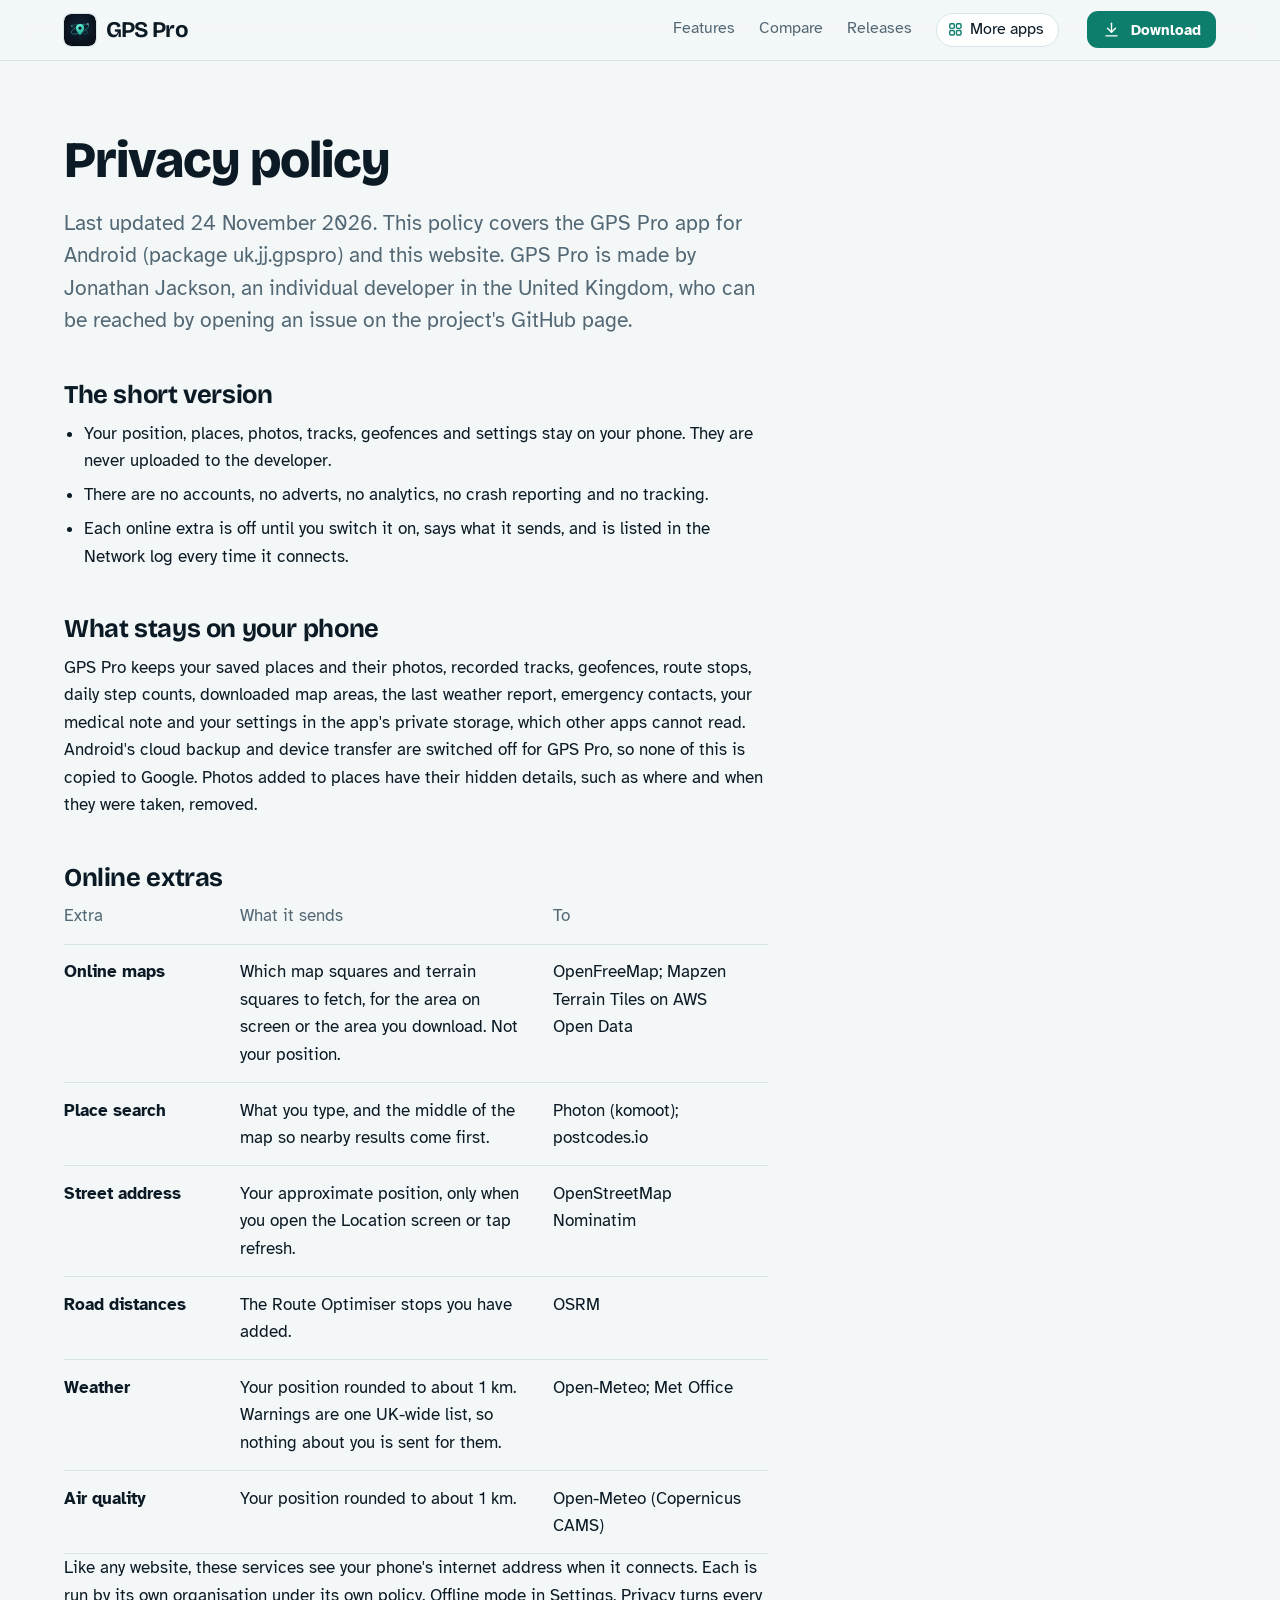
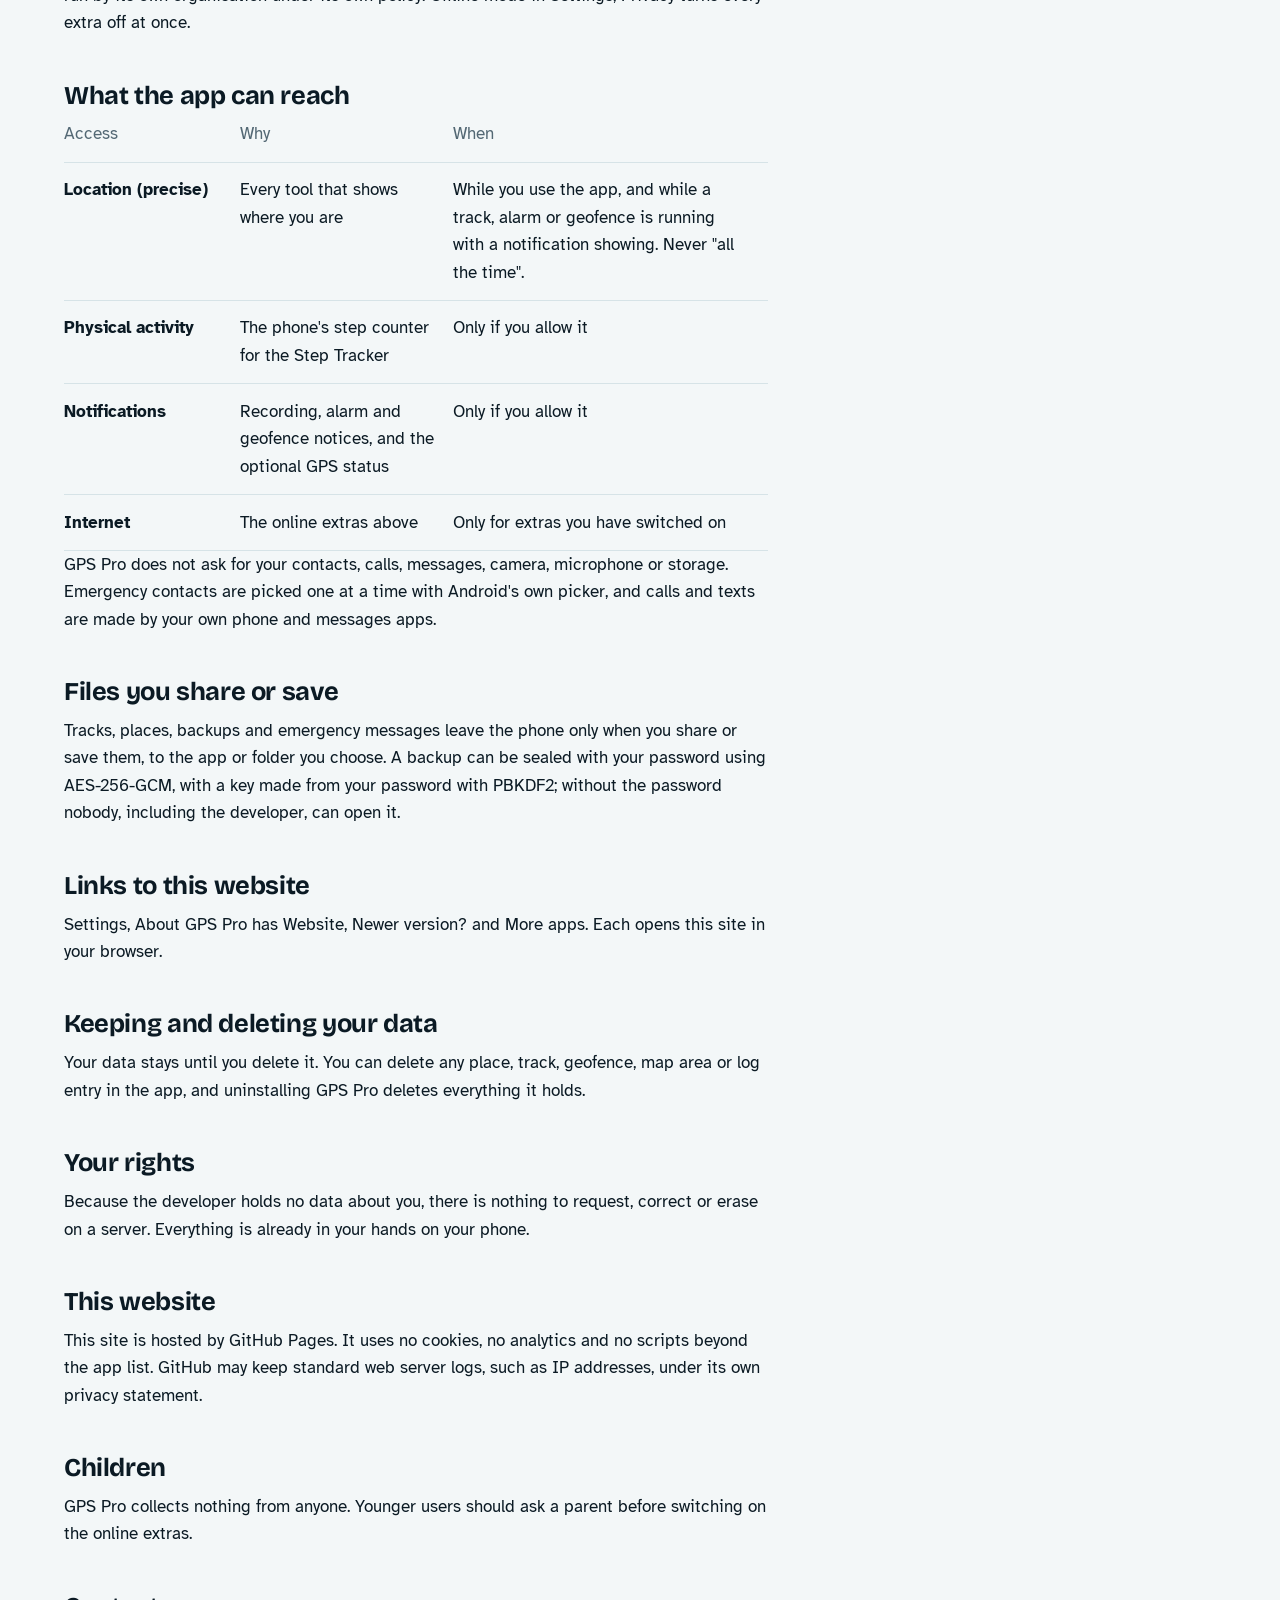
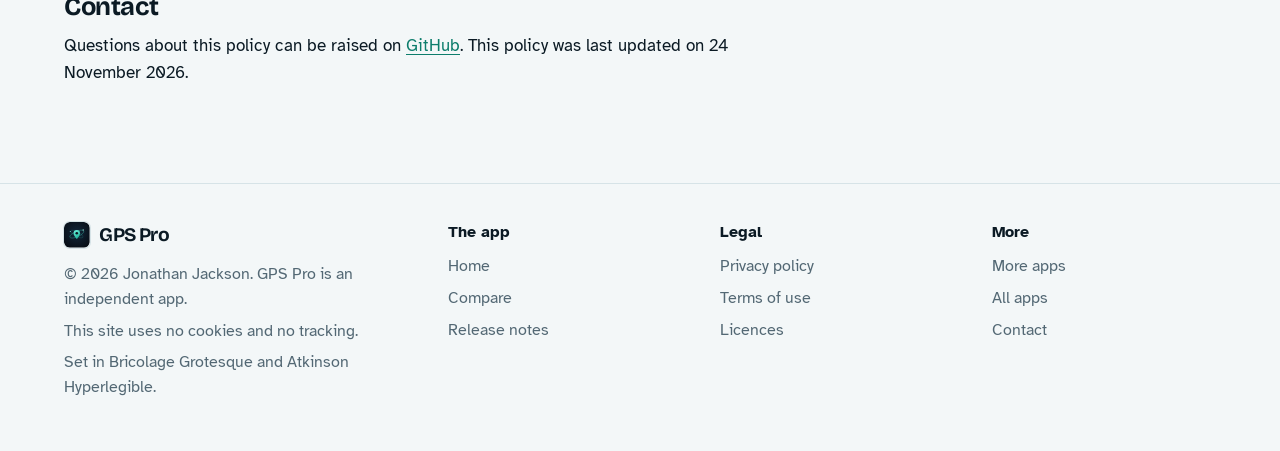
<file: privacy.html>
<!DOCTYPE html>
<html lang="en-GB">
<head>
<meta charset="utf-8">
<meta name="viewport" content="width=device-width, initial-scale=1">
<title>GPS Pro privacy policy</title>
<meta name="description" content="What GPS Pro does with your information: in short, it stays on your phone.">
<meta name="author" content="Jonathan Jackson">
<link rel="canonical" href="https://customgpter.github.io/gpspro/privacy.html">
<meta name="theme-color" content="#f3f7f8" media="(prefers-color-scheme: light)">
<meta name="theme-color" content="#060b12" media="(prefers-color-scheme: dark)">
<meta property="og:type" content="website">
<meta property="og:site_name" content="GPS Pro">
<meta property="og:title" content="GPS Pro privacy policy">
<meta property="og:description" content="What GPS Pro does with your information: in short, it stays on your phone.">
<meta property="og:url" content="https://customgpter.github.io/gpspro/privacy.html">
<meta property="og:image" content="https://customgpter.github.io/gpspro/assets/og.png">
<meta property="og:image:width" content="1200">
<meta property="og:image:height" content="630">
<meta property="og:image:alt" content="GPS Pro&#x27;s home screen: the position as an OS grid reference and decimal degrees, accuracy, satellites in use and the favourite tools">
<meta property="og:locale" content="en_GB">
<meta name="twitter:card" content="summary_large_image">
<link rel="icon" href="./assets/favicon.svg" type="image/svg+xml">
<link rel="apple-touch-icon" href="./assets/apple-touch-icon.png">
<link rel="preload" href="./assets/fonts/bricolage-grotesque-latin.woff2" as="font" type="font/woff2" crossorigin>
<link rel="preload" href="./assets/fonts/atkinson-hyperlegible-latin-400-normal.woff2" as="font" type="font/woff2" crossorigin>
<link rel="stylesheet" href="./assets/site.css?v=1">
<link rel="stylesheet" href="./assets/house.css?v=1">
<link rel="stylesheet" href="./assets/apps-list.css?v=1">
<script src="./assets/apps-list.js?v=1" defer></script>
</head>
<body>
<a class="skip" href="#main">Skip to content</a>
<header class="masthead">
<div class="wrap">
<a class="brand" href="./" aria-label="GPS Pro home"><svg viewBox="0 0 108 108" aria-hidden="true"><defs><radialGradient id="gpbg" cx="54" cy="46" r="76" gradientUnits="userSpaceOnUse"><stop offset="0" stop-color="#12263A"/><stop offset="1" stop-color="#060B12"/></radialGradient><linearGradient id="gppin" x1="44" y1="34" x2="64" y2="72" gradientUnits="userSpaceOnUse"><stop offset="0" stop-color="#6CF5DE"/><stop offset="1" stop-color="#14A88F"/></linearGradient></defs><rect width="108" height="108" rx="24" fill="url(#gpbg)"/><g transform="rotate(-24 54 51)"><path d="M22,51 a32,11.5 0 1,0 64,0 a32,11.5 0 1,0 -64,0" fill="none" stroke="#3FE0C5" stroke-opacity=".55" stroke-width="2.2"/><circle cx="85.6" cy="46.2" r="2.6" fill="#B8FFF1"/></g><g transform="rotate(28 54 51)"><path d="M25,51 a29,9.5 0 1,0 58,0 a29,9.5 0 1,0 -58,0" fill="none" stroke="#3FE0C5" stroke-opacity=".35" stroke-width="1.6"/><circle cx="24.7" cy="54.5" r="2.1" fill="#7CEFDB"/></g><path d="M54,72 C54,72 40.5,57.5 40.5,47.5 A13.5,13.5 0 1,1 67.5,47.5 C67.5,57.5 54,72 54,72 Z" fill="url(#gppin)"/><circle cx="54" cy="47.5" r="5.5" fill="#0A1420"/></svg><span>GPS Pro</span></a>
<nav aria-label="Main"><ul><li><a href="./#features">Features</a></li><li><a href="./compare.html">Compare</a></li><li><a href="./releases.html">Releases</a></li><li><a class="more-apps" href="./more-apps.html"><svg class="ico" viewBox="0 0 24 24" aria-hidden="true"><rect x="4" y="4" width="6.5" height="6.5" rx="1.6"/><rect x="13.5" y="4" width="6.5" height="6.5" rx="1.6"/><rect x="4" y="13.5" width="6.5" height="6.5" rx="1.6"/><rect x="13.5" y="13.5" width="6.5" height="6.5" rx="1.6"/></svg>More apps</a></li></ul></nav>
<a class="button small" href="https://github.com/CustomGPTer/gpspro/releases/latest/download/GPSPro.apk"><svg class="ico" viewBox="0 0 24 24" aria-hidden="true"><path d="M12 4v11"/><path d="M7 10.5l5 5 5-5"/><path d="M5 20h14"/></svg>Download</a>
</div>
</header>
<main id="main" class="doc">
<div class="wrap">
<div class="measure">
<h1>Privacy policy</h1>
<p class="lede">Last updated 24 November 2026. This policy covers the GPS Pro app for Android (package uk.jj.gpspro) and this website. GPS Pro is made by Jonathan Jackson, an individual developer in the United Kingdom, who can be reached by opening an issue on the project's GitHub page.</p>
<h2 id="short">The short version</h2><ul>
<li>Your position, places, photos, tracks, geofences and settings stay on your phone. They are never uploaded to the developer.</li>
<li>There are no accounts, no adverts, no analytics, no crash reporting and no tracking.</li>
<li>Each online extra is off until you switch it on, says what it sends, and is listed in the Network log every time it connects.</li>
</ul><h2 id="kept">What stays on your phone</h2><p>GPS Pro keeps your saved places and their photos, recorded tracks, geofences, route stops, daily step counts, downloaded map areas, the last weather report, emergency contacts, your medical note and your settings in the app's private storage, which other apps cannot read. Android's cloud backup and device transfer are switched off for GPS Pro, so none of this is copied to Google. Photos added to places have their hidden details, such as where and when they were taken, removed.</p><h2 id="online">Online extras</h2><table>
<thead><tr><th scope="col">Extra</th><th scope="col">What it sends</th><th scope="col">To</th></tr></thead>
<tbody>
<tr><th scope="row">Online maps</th><td>Which map squares and terrain squares to fetch, for the area on screen or the area you download. Not your position.</td><td>OpenFreeMap; Mapzen Terrain Tiles on AWS Open Data</td></tr>
<tr><th scope="row">Place search</th><td>What you type, and the middle of the map so nearby results come first.</td><td>Photon (komoot); postcodes.io</td></tr>
<tr><th scope="row">Street address</th><td>Your approximate position, only when you open the Location screen or tap refresh.</td><td>OpenStreetMap Nominatim</td></tr>
<tr><th scope="row">Road distances</th><td>The Route Optimiser stops you have added.</td><td>OSRM</td></tr>
<tr><th scope="row">Weather</th><td>Your position rounded to about 1 km. Warnings are one UK-wide list, so nothing about you is sent for them.</td><td>Open-Meteo; Met Office</td></tr>
<tr><th scope="row">Air quality</th><td>Your position rounded to about 1 km.</td><td>Open-Meteo (Copernicus CAMS)</td></tr>
</tbody>
</table>
<p>Like any website, these services see your phone's internet address when it connects. Each is run by its own organisation under its own policy. Offline mode in Settings, Privacy turns every extra off at once.</p><h2 id="reach">What the app can reach</h2><table>
<thead><tr><th scope="col">Access</th><th scope="col">Why</th><th scope="col">When</th></tr></thead>
<tbody>
<tr><th scope="row">Location (precise)</th><td>Every tool that shows where you are</td><td>While you use the app, and while a track, alarm or geofence is running with a notification showing. Never "all the time".</td></tr>
<tr><th scope="row">Physical activity</th><td>The phone's step counter for the Step Tracker</td><td>Only if you allow it</td></tr>
<tr><th scope="row">Notifications</th><td>Recording, alarm and geofence notices, and the optional GPS status</td><td>Only if you allow it</td></tr>
<tr><th scope="row">Internet</th><td>The online extras above</td><td>Only for extras you have switched on</td></tr>
</tbody>
</table>
<p>GPS Pro does not ask for your contacts, calls, messages, camera, microphone or storage. Emergency contacts are picked one at a time with Android's own picker, and calls and texts are made by your own phone and messages apps.</p><h2 id="files">Files you share or save</h2><p>Tracks, places, backups and emergency messages leave the phone only when you share or save them, to the app or folder you choose. A backup can be sealed with your password using AES-256-GCM, with a key made from your password with PBKDF2; without the password nobody, including the developer, can open it.</p><h2 id="links">Links to this website</h2><p>Settings, About GPS Pro has Website, Newer version? and More apps. Each opens this site in your browser.</p><h2 id="deleting">Keeping and deleting your data</h2><p>Your data stays until you delete it. You can delete any place, track, geofence, map area or log entry in the app, and uninstalling GPS Pro deletes everything it holds.</p><h2 id="rights">Your rights</h2><p>Because the developer holds no data about you, there is nothing to request, correct or erase on a server. Everything is already in your hands on your phone.</p><h2 id="website">This website</h2><p>This site is hosted by GitHub Pages. It uses no cookies, no analytics and no scripts beyond the app list. GitHub may keep standard web server logs, such as IP addresses, under its own privacy statement.</p><h2 id="children">Children</h2><p>GPS Pro collects nothing from anyone. Younger users should ask a parent before switching on the online extras.</p>
<h2 id="contact">Contact</h2>
<p>Questions about this policy can be raised on <a href="https://github.com/CustomGPTer/gpspro/issues">GitHub</a>. This policy was last updated on 24 November 2026.</p>
</div>
</div>
</main>
<footer class="colophon">
<div class="wrap">
<div>
<a class="brand" href="./" aria-label="GPS Pro home"><svg viewBox="0 0 108 108" aria-hidden="true"><defs><radialGradient id="gpbg" cx="54" cy="46" r="76" gradientUnits="userSpaceOnUse"><stop offset="0" stop-color="#12263A"/><stop offset="1" stop-color="#060B12"/></radialGradient><linearGradient id="gppin" x1="44" y1="34" x2="64" y2="72" gradientUnits="userSpaceOnUse"><stop offset="0" stop-color="#6CF5DE"/><stop offset="1" stop-color="#14A88F"/></linearGradient></defs><rect width="108" height="108" rx="24" fill="url(#gpbg)"/><g transform="rotate(-24 54 51)"><path d="M22,51 a32,11.5 0 1,0 64,0 a32,11.5 0 1,0 -64,0" fill="none" stroke="#3FE0C5" stroke-opacity=".55" stroke-width="2.2"/><circle cx="85.6" cy="46.2" r="2.6" fill="#B8FFF1"/></g><g transform="rotate(28 54 51)"><path d="M25,51 a29,9.5 0 1,0 58,0 a29,9.5 0 1,0 -58,0" fill="none" stroke="#3FE0C5" stroke-opacity=".35" stroke-width="1.6"/><circle cx="24.7" cy="54.5" r="2.1" fill="#7CEFDB"/></g><path d="M54,72 C54,72 40.5,57.5 40.5,47.5 A13.5,13.5 0 1,1 67.5,47.5 C67.5,57.5 54,72 54,72 Z" fill="url(#gppin)"/><circle cx="54" cy="47.5" r="5.5" fill="#0A1420"/></svg><span>GPS Pro</span></a>
<p>&copy; 2026 Jonathan Jackson. GPS Pro is an independent app.</p>
<p>This site uses no cookies and no tracking.</p>
<p>Set in Bricolage Grotesque and Atkinson Hyperlegible.</p>
</div>
<nav aria-label="The app"><h2>The app</h2><ul>
<li><a href="./">Home</a></li>
<li><a href="./compare.html">Compare</a></li>
<li><a href="./releases.html">Release notes</a></li>

</ul></nav>
<nav aria-label="Legal"><h2>Legal</h2><ul>
<li><a href="./privacy.html">Privacy policy</a></li>
<li><a href="./terms.html">Terms of use</a></li>
<li><a href="./licences.html">Licences</a></li>
</ul></nav>
<nav aria-label="More"><h2>More</h2><ul>
<li><a href="./more-apps.html">More apps</a></li>
<li><a href="https://customgpter.github.io/">All apps</a></li>
<li><a href="https://github.com/CustomGPTer/gpspro/issues">Contact</a></li>
</ul></nav>
</div>
</footer>
</body>
</html>
</file>
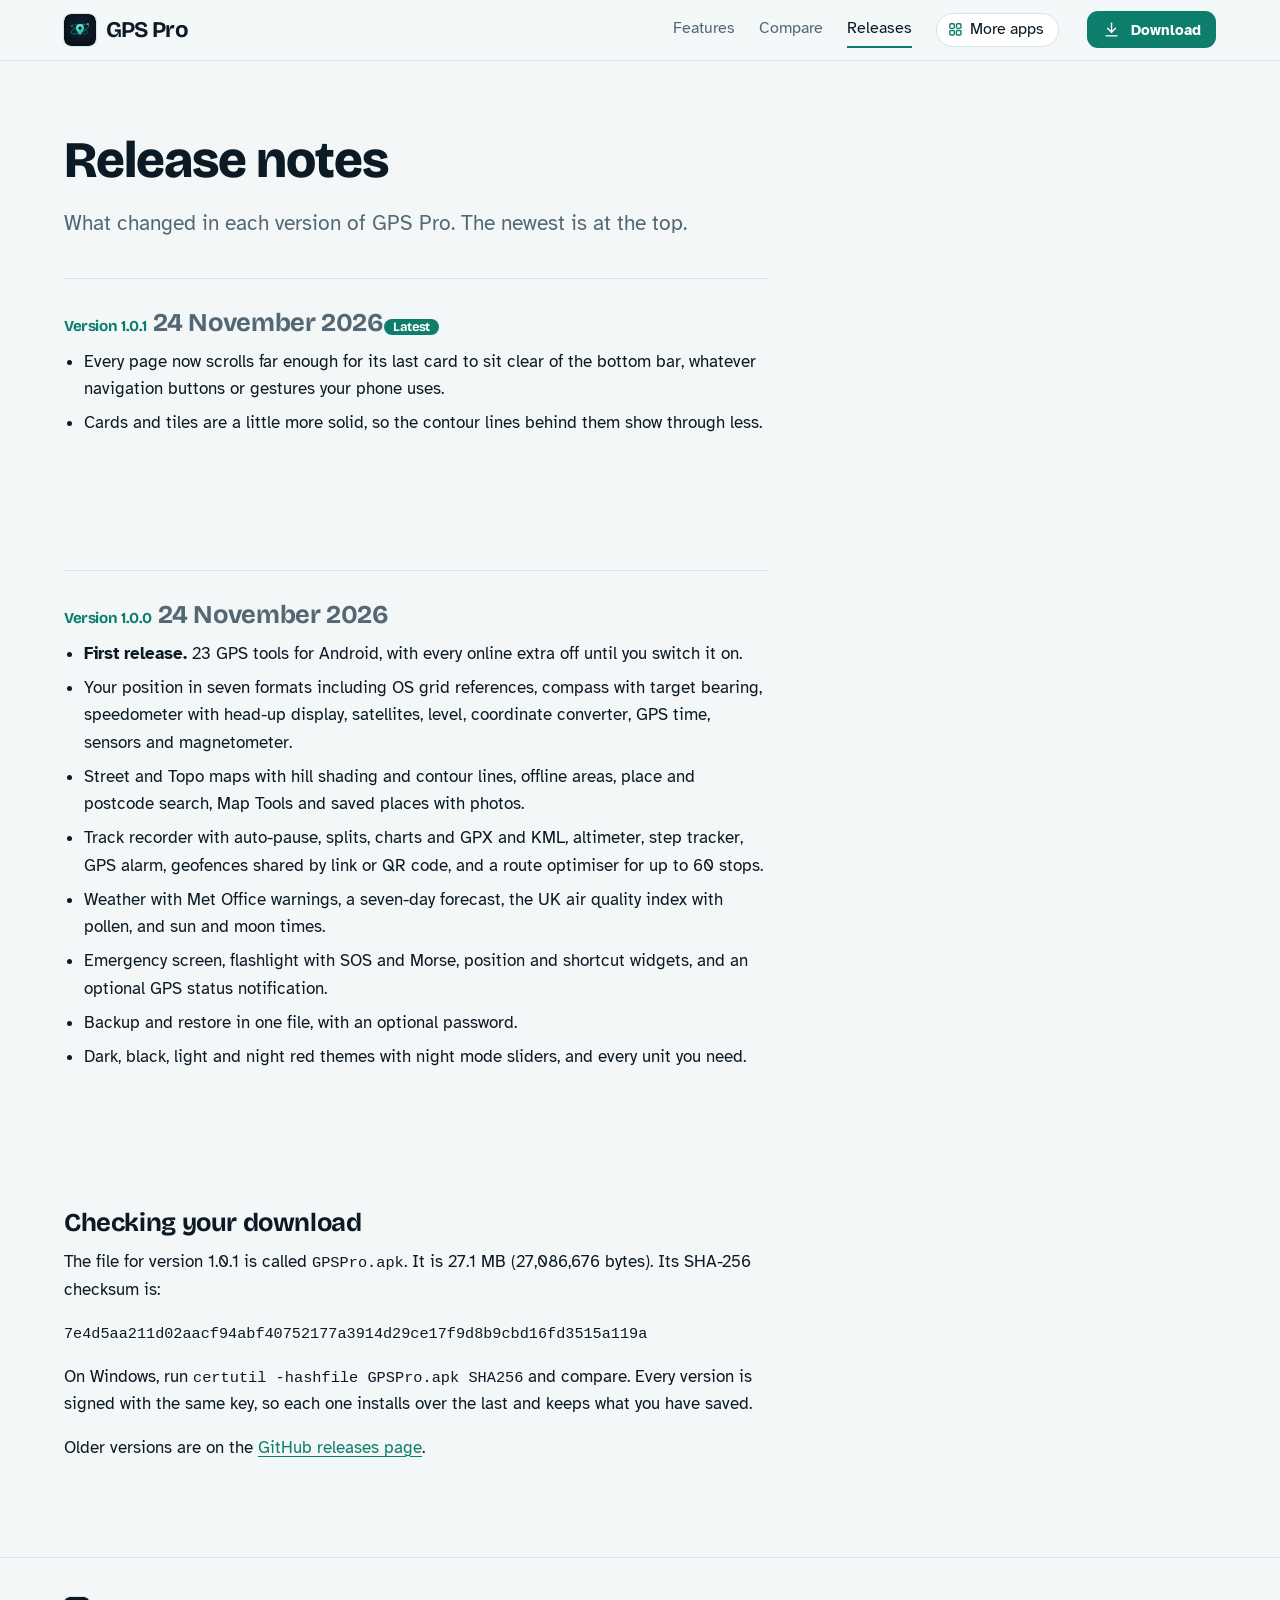
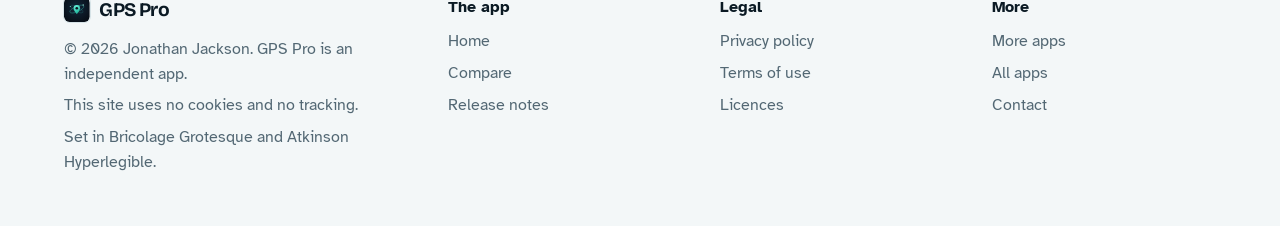
<file: releases.html>
<!DOCTYPE html>
<html lang="en-GB">
<head>
<meta charset="utf-8">
<meta name="viewport" content="width=device-width, initial-scale=1">
<title>GPS Pro release notes</title>
<meta name="description" content="What changed in each version of GPS Pro, with the file size and checksum to check your download.">
<meta name="author" content="Jonathan Jackson">
<link rel="canonical" href="https://customgpter.github.io/gpspro/releases.html">
<meta name="theme-color" content="#f3f7f8" media="(prefers-color-scheme: light)">
<meta name="theme-color" content="#060b12" media="(prefers-color-scheme: dark)">
<meta property="og:type" content="website">
<meta property="og:site_name" content="GPS Pro">
<meta property="og:title" content="GPS Pro release notes">
<meta property="og:description" content="What changed in each version of GPS Pro, with the file size and checksum to check your download.">
<meta property="og:url" content="https://customgpter.github.io/gpspro/releases.html">
<meta property="og:image" content="https://customgpter.github.io/gpspro/assets/og.png">
<meta property="og:image:width" content="1200">
<meta property="og:image:height" content="630">
<meta property="og:image:alt" content="GPS Pro&#x27;s home screen: the position as an OS grid reference and decimal degrees, accuracy, satellites in use and the favourite tools">
<meta property="og:locale" content="en_GB">
<meta name="twitter:card" content="summary_large_image">
<link rel="icon" href="./assets/favicon.svg" type="image/svg+xml">
<link rel="apple-touch-icon" href="./assets/apple-touch-icon.png">
<link rel="preload" href="./assets/fonts/bricolage-grotesque-latin.woff2" as="font" type="font/woff2" crossorigin>
<link rel="preload" href="./assets/fonts/atkinson-hyperlegible-latin-400-normal.woff2" as="font" type="font/woff2" crossorigin>
<link rel="stylesheet" href="./assets/site.css?v=1">
<link rel="stylesheet" href="./assets/house.css?v=1">
<link rel="stylesheet" href="./assets/apps-list.css?v=1">
<script src="./assets/apps-list.js?v=1" defer></script>
</head>
<body>
<a class="skip" href="#main">Skip to content</a>
<header class="masthead">
<div class="wrap">
<a class="brand" href="./" aria-label="GPS Pro home"><svg viewBox="0 0 108 108" aria-hidden="true"><defs><radialGradient id="gpbg" cx="54" cy="46" r="76" gradientUnits="userSpaceOnUse"><stop offset="0" stop-color="#12263A"/><stop offset="1" stop-color="#060B12"/></radialGradient><linearGradient id="gppin" x1="44" y1="34" x2="64" y2="72" gradientUnits="userSpaceOnUse"><stop offset="0" stop-color="#6CF5DE"/><stop offset="1" stop-color="#14A88F"/></linearGradient></defs><rect width="108" height="108" rx="24" fill="url(#gpbg)"/><g transform="rotate(-24 54 51)"><path d="M22,51 a32,11.5 0 1,0 64,0 a32,11.5 0 1,0 -64,0" fill="none" stroke="#3FE0C5" stroke-opacity=".55" stroke-width="2.2"/><circle cx="85.6" cy="46.2" r="2.6" fill="#B8FFF1"/></g><g transform="rotate(28 54 51)"><path d="M25,51 a29,9.5 0 1,0 58,0 a29,9.5 0 1,0 -58,0" fill="none" stroke="#3FE0C5" stroke-opacity=".35" stroke-width="1.6"/><circle cx="24.7" cy="54.5" r="2.1" fill="#7CEFDB"/></g><path d="M54,72 C54,72 40.5,57.5 40.5,47.5 A13.5,13.5 0 1,1 67.5,47.5 C67.5,57.5 54,72 54,72 Z" fill="url(#gppin)"/><circle cx="54" cy="47.5" r="5.5" fill="#0A1420"/></svg><span>GPS Pro</span></a>
<nav aria-label="Main"><ul><li><a href="./#features">Features</a></li><li><a href="./compare.html">Compare</a></li><li><a href="./releases.html" aria-current="page">Releases</a></li><li><a class="more-apps" href="./more-apps.html"><svg class="ico" viewBox="0 0 24 24" aria-hidden="true"><rect x="4" y="4" width="6.5" height="6.5" rx="1.6"/><rect x="13.5" y="4" width="6.5" height="6.5" rx="1.6"/><rect x="4" y="13.5" width="6.5" height="6.5" rx="1.6"/><rect x="13.5" y="13.5" width="6.5" height="6.5" rx="1.6"/></svg>More apps</a></li></ul></nav>
<a class="button small" href="https://github.com/CustomGPTer/gpspro/releases/latest/download/GPSPro.apk"><svg class="ico" viewBox="0 0 24 24" aria-hidden="true"><path d="M12 4v11"/><path d="M7 10.5l5 5 5-5"/><path d="M5 20h14"/></svg>Download</a>
</div>
</header>
<main id="main" class="doc">
<div class="wrap">
<div class="measure">
<h1>Release notes</h1>
<p class="lede">What changed in each version of GPS Pro. The newest is at the top.</p>
<section class="release" id="v1.0.1"><h2><span class="ver">Version 1.0.1</span> <span class="when">24 November 2026</span><span class="tag">Latest</span></h2><ul><li>Every page now scrolls far enough for its last card to sit clear of the bottom bar, whatever navigation buttons or gestures your phone uses.</li><li>Cards and tiles are a little more solid, so the contour lines behind them show through less.</li></ul></section>
<section class="release" id="v1.0.0"><h2><span class="ver">Version 1.0.0</span> <span class="when">24 November 2026</span></h2><ul><li><b>First release.</b> 23 GPS tools for Android, with every online extra off until you switch it on.</li><li>Your position in seven formats including OS grid references, compass with target bearing, speedometer with head-up display, satellites, level, coordinate converter, GPS time, sensors and magnetometer.</li><li>Street and Topo maps with hill shading and contour lines, offline areas, place and postcode search, Map Tools and saved places with photos.</li><li>Track recorder with auto-pause, splits, charts and GPX and KML, altimeter, step tracker, GPS alarm, geofences shared by link or QR code, and a route optimiser for up to 60 stops.</li><li>Weather with Met Office warnings, a seven-day forecast, the UK air quality index with pollen, and sun and moon times.</li><li>Emergency screen, flashlight with SOS and Morse, position and shortcut widgets, and an optional GPS status notification.</li><li>Backup and restore in one file, with an optional password.</li><li>Dark, black, light and night red themes with night mode sliders, and every unit you need.</li></ul></section>
<h2 id="checking">Checking your download</h2>
<p>The file for version 1.0.1 is called <code>GPSPro.apk</code>. It is 27.1 MB (27,086,676 bytes). Its SHA-256 checksum is:</p>
<p><code class="sum">7e4d5aa211d02aacf94abf40752177a3914d29ce17f9d8b9cbd16fd3515a119a</code></p>
<p>On Windows, run <code>certutil -hashfile GPSPro.apk SHA256</code> and compare. Every version is signed with the same key, so each one installs over the last and keeps what you have saved.</p>
<p>Older versions are on the <a href="https://github.com/CustomGPTer/gpspro/releases">GitHub releases page</a>.</p>
</div>
</div>
</main>
<footer class="colophon">
<div class="wrap">
<div>
<a class="brand" href="./" aria-label="GPS Pro home"><svg viewBox="0 0 108 108" aria-hidden="true"><defs><radialGradient id="gpbg" cx="54" cy="46" r="76" gradientUnits="userSpaceOnUse"><stop offset="0" stop-color="#12263A"/><stop offset="1" stop-color="#060B12"/></radialGradient><linearGradient id="gppin" x1="44" y1="34" x2="64" y2="72" gradientUnits="userSpaceOnUse"><stop offset="0" stop-color="#6CF5DE"/><stop offset="1" stop-color="#14A88F"/></linearGradient></defs><rect width="108" height="108" rx="24" fill="url(#gpbg)"/><g transform="rotate(-24 54 51)"><path d="M22,51 a32,11.5 0 1,0 64,0 a32,11.5 0 1,0 -64,0" fill="none" stroke="#3FE0C5" stroke-opacity=".55" stroke-width="2.2"/><circle cx="85.6" cy="46.2" r="2.6" fill="#B8FFF1"/></g><g transform="rotate(28 54 51)"><path d="M25,51 a29,9.5 0 1,0 58,0 a29,9.5 0 1,0 -58,0" fill="none" stroke="#3FE0C5" stroke-opacity=".35" stroke-width="1.6"/><circle cx="24.7" cy="54.5" r="2.1" fill="#7CEFDB"/></g><path d="M54,72 C54,72 40.5,57.5 40.5,47.5 A13.5,13.5 0 1,1 67.5,47.5 C67.5,57.5 54,72 54,72 Z" fill="url(#gppin)"/><circle cx="54" cy="47.5" r="5.5" fill="#0A1420"/></svg><span>GPS Pro</span></a>
<p>&copy; 2026 Jonathan Jackson. GPS Pro is an independent app.</p>
<p>This site uses no cookies and no tracking.</p>
<p>Set in Bricolage Grotesque and Atkinson Hyperlegible.</p>
</div>
<nav aria-label="The app"><h2>The app</h2><ul>
<li><a href="./">Home</a></li>
<li><a href="./compare.html">Compare</a></li>
<li><a href="./releases.html">Release notes</a></li>

</ul></nav>
<nav aria-label="Legal"><h2>Legal</h2><ul>
<li><a href="./privacy.html">Privacy policy</a></li>
<li><a href="./terms.html">Terms of use</a></li>
<li><a href="./licences.html">Licences</a></li>
</ul></nav>
<nav aria-label="More"><h2>More</h2><ul>
<li><a href="./more-apps.html">More apps</a></li>
<li><a href="https://customgpter.github.io/">All apps</a></li>
<li><a href="https://github.com/CustomGPTer/gpspro/issues">Contact</a></li>
</ul></nav>
</div>
</footer>
</body>
</html>
</file>
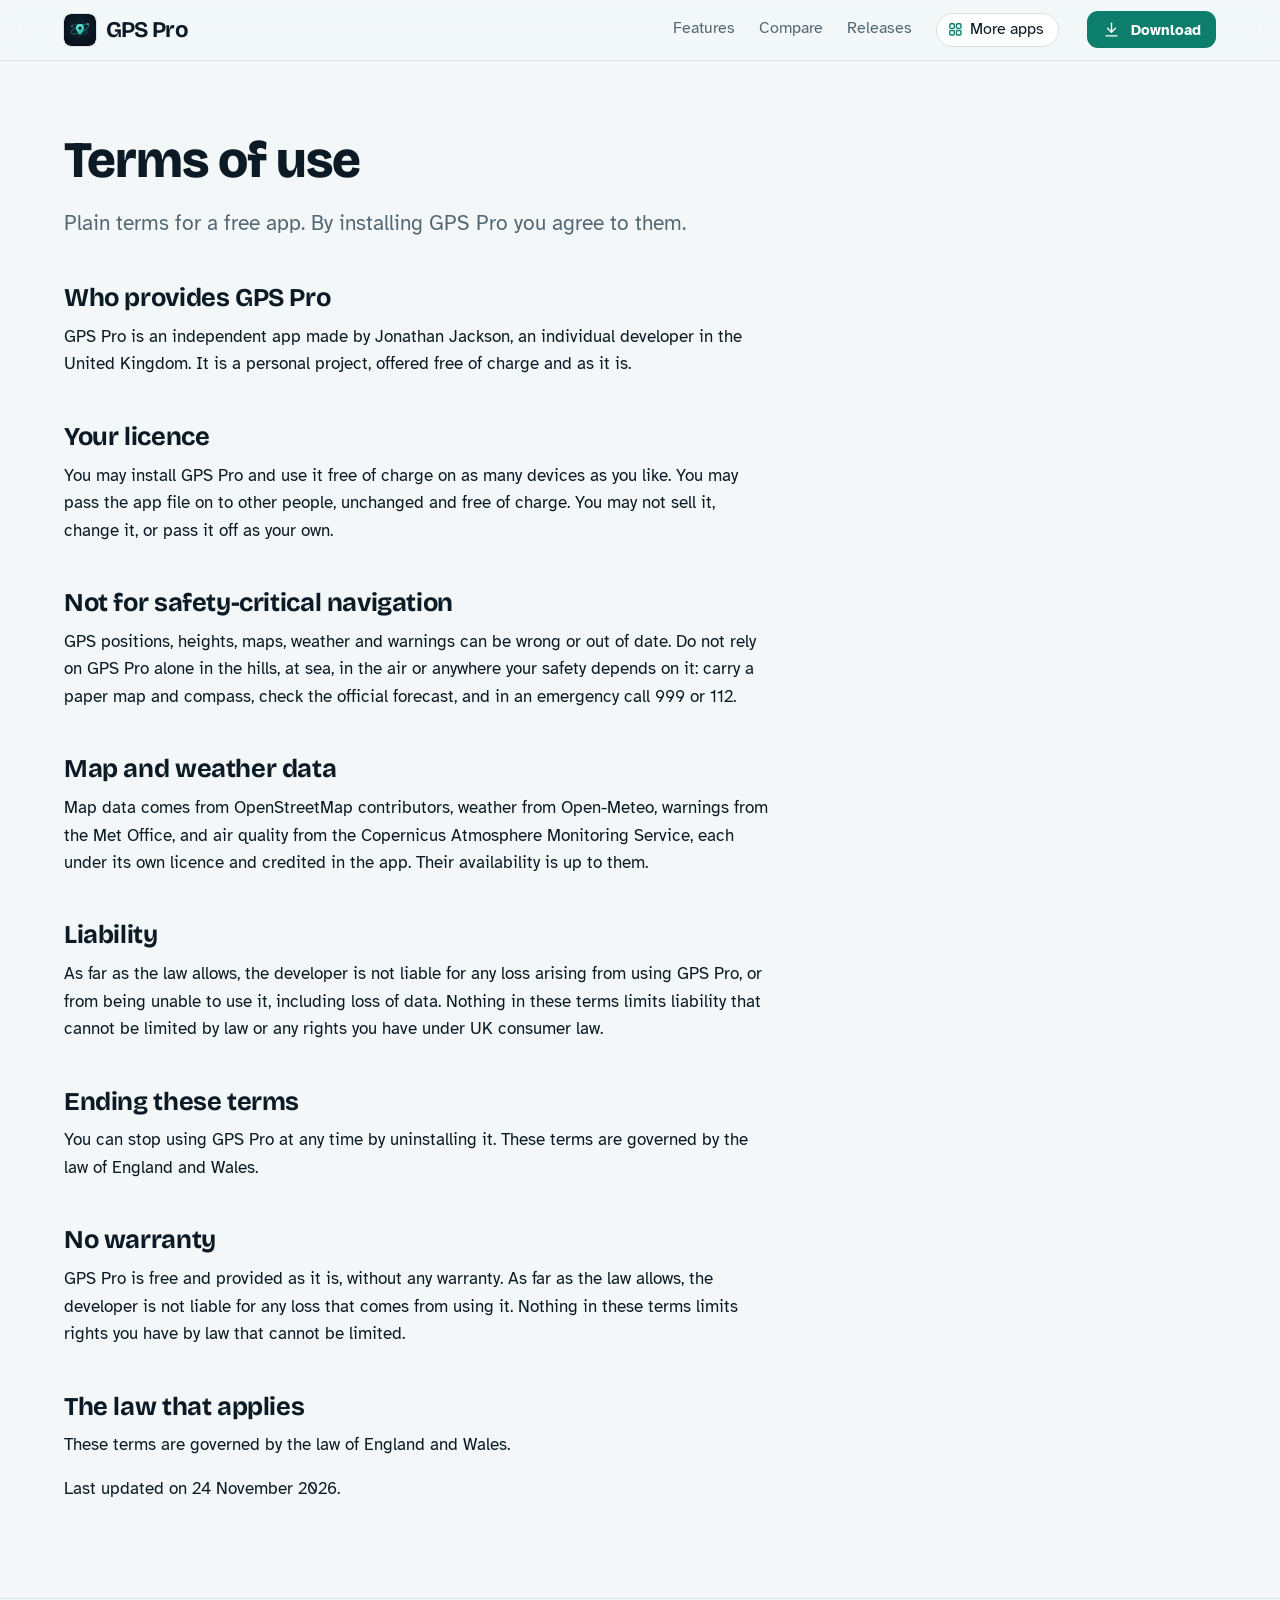
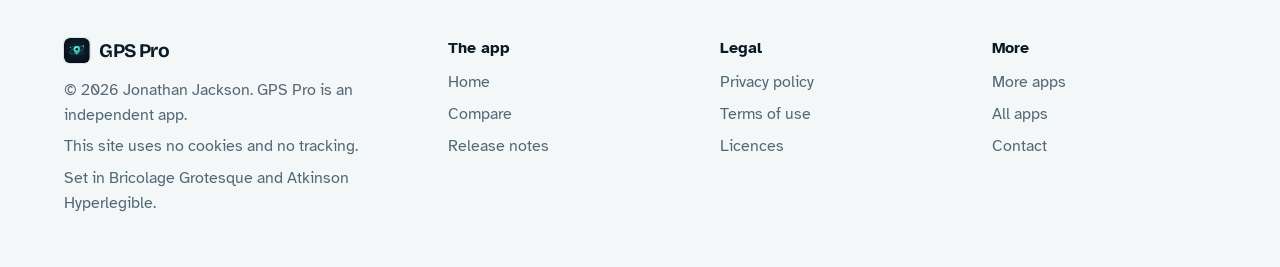
<file: terms.html>
<!DOCTYPE html>
<html lang="en-GB">
<head>
<meta charset="utf-8">
<meta name="viewport" content="width=device-width, initial-scale=1">
<title>GPS Pro terms of use</title>
<meta name="description" content="The terms for using GPS Pro.">
<meta name="author" content="Jonathan Jackson">
<link rel="canonical" href="https://customgpter.github.io/gpspro/terms.html">
<meta name="theme-color" content="#f3f7f8" media="(prefers-color-scheme: light)">
<meta name="theme-color" content="#060b12" media="(prefers-color-scheme: dark)">
<meta property="og:type" content="website">
<meta property="og:site_name" content="GPS Pro">
<meta property="og:title" content="GPS Pro terms of use">
<meta property="og:description" content="The terms for using GPS Pro.">
<meta property="og:url" content="https://customgpter.github.io/gpspro/terms.html">
<meta property="og:image" content="https://customgpter.github.io/gpspro/assets/og.png">
<meta property="og:image:width" content="1200">
<meta property="og:image:height" content="630">
<meta property="og:image:alt" content="GPS Pro&#x27;s home screen: the position as an OS grid reference and decimal degrees, accuracy, satellites in use and the favourite tools">
<meta property="og:locale" content="en_GB">
<meta name="twitter:card" content="summary_large_image">
<link rel="icon" href="./assets/favicon.svg" type="image/svg+xml">
<link rel="apple-touch-icon" href="./assets/apple-touch-icon.png">
<link rel="preload" href="./assets/fonts/bricolage-grotesque-latin.woff2" as="font" type="font/woff2" crossorigin>
<link rel="preload" href="./assets/fonts/atkinson-hyperlegible-latin-400-normal.woff2" as="font" type="font/woff2" crossorigin>
<link rel="stylesheet" href="./assets/site.css?v=1">
<link rel="stylesheet" href="./assets/house.css?v=1">
<link rel="stylesheet" href="./assets/apps-list.css?v=1">
<script src="./assets/apps-list.js?v=1" defer></script>
</head>
<body>
<a class="skip" href="#main">Skip to content</a>
<header class="masthead">
<div class="wrap">
<a class="brand" href="./" aria-label="GPS Pro home"><svg viewBox="0 0 108 108" aria-hidden="true"><defs><radialGradient id="gpbg" cx="54" cy="46" r="76" gradientUnits="userSpaceOnUse"><stop offset="0" stop-color="#12263A"/><stop offset="1" stop-color="#060B12"/></radialGradient><linearGradient id="gppin" x1="44" y1="34" x2="64" y2="72" gradientUnits="userSpaceOnUse"><stop offset="0" stop-color="#6CF5DE"/><stop offset="1" stop-color="#14A88F"/></linearGradient></defs><rect width="108" height="108" rx="24" fill="url(#gpbg)"/><g transform="rotate(-24 54 51)"><path d="M22,51 a32,11.5 0 1,0 64,0 a32,11.5 0 1,0 -64,0" fill="none" stroke="#3FE0C5" stroke-opacity=".55" stroke-width="2.2"/><circle cx="85.6" cy="46.2" r="2.6" fill="#B8FFF1"/></g><g transform="rotate(28 54 51)"><path d="M25,51 a29,9.5 0 1,0 58,0 a29,9.5 0 1,0 -58,0" fill="none" stroke="#3FE0C5" stroke-opacity=".35" stroke-width="1.6"/><circle cx="24.7" cy="54.5" r="2.1" fill="#7CEFDB"/></g><path d="M54,72 C54,72 40.5,57.5 40.5,47.5 A13.5,13.5 0 1,1 67.5,47.5 C67.5,57.5 54,72 54,72 Z" fill="url(#gppin)"/><circle cx="54" cy="47.5" r="5.5" fill="#0A1420"/></svg><span>GPS Pro</span></a>
<nav aria-label="Main"><ul><li><a href="./#features">Features</a></li><li><a href="./compare.html">Compare</a></li><li><a href="./releases.html">Releases</a></li><li><a class="more-apps" href="./more-apps.html"><svg class="ico" viewBox="0 0 24 24" aria-hidden="true"><rect x="4" y="4" width="6.5" height="6.5" rx="1.6"/><rect x="13.5" y="4" width="6.5" height="6.5" rx="1.6"/><rect x="4" y="13.5" width="6.5" height="6.5" rx="1.6"/><rect x="13.5" y="13.5" width="6.5" height="6.5" rx="1.6"/></svg>More apps</a></li></ul></nav>
<a class="button small" href="https://github.com/CustomGPTer/gpspro/releases/latest/download/GPSPro.apk"><svg class="ico" viewBox="0 0 24 24" aria-hidden="true"><path d="M12 4v11"/><path d="M7 10.5l5 5 5-5"/><path d="M5 20h14"/></svg>Download</a>
</div>
</header>
<main id="main" class="doc">
<div class="wrap">
<div class="measure">
<h1>Terms of use</h1>
<p class="lede">Plain terms for a free app. By installing GPS Pro you agree to them.</p>
<h2 id="who">Who provides GPS Pro</h2><p>GPS Pro is an independent app made by Jonathan Jackson, an individual developer in the United Kingdom. It is a personal project, offered free of charge and as it is.</p><h2 id="licence">Your licence</h2><p>You may install GPS Pro and use it free of charge on as many devices as you like. You may pass the app file on to other people, unchanged and free of charge. You may not sell it, change it, or pass it off as your own.</p><h2 id="safety">Not for safety-critical navigation</h2><p>GPS positions, heights, maps, weather and warnings can be wrong or out of date. Do not rely on GPS Pro alone in the hills, at sea, in the air or anywhere your safety depends on it: carry a paper map and compass, check the official forecast, and in an emergency call 999 or 112.</p><h2 id="data">Map and weather data</h2><p>Map data comes from OpenStreetMap contributors, weather from Open-Meteo, warnings from the Met Office, and air quality from the Copernicus Atmosphere Monitoring Service, each under its own licence and credited in the app. Their availability is up to them.</p><h2 id="liability">Liability</h2><p>As far as the law allows, the developer is not liable for any loss arising from using GPS Pro, or from being unable to use it, including loss of data. Nothing in these terms limits liability that cannot be limited by law or any rights you have under UK consumer law.</p><h2 id="ending">Ending these terms</h2><p>You can stop using GPS Pro at any time by uninstalling it. These terms are governed by the law of England and Wales.</p>
<h2 id="no-warranty">No warranty</h2>
<p>GPS Pro is free and provided as it is, without any warranty. As far as the law allows, the developer is not liable for any loss that comes from using it. Nothing in these terms limits rights you have by law that cannot be limited.</p>
<h2 id="governing">The law that applies</h2>
<p>These terms are governed by the law of England and Wales.</p>
<p>Last updated on 24 November 2026.</p>
</div>
</div>
</main>
<footer class="colophon">
<div class="wrap">
<div>
<a class="brand" href="./" aria-label="GPS Pro home"><svg viewBox="0 0 108 108" aria-hidden="true"><defs><radialGradient id="gpbg" cx="54" cy="46" r="76" gradientUnits="userSpaceOnUse"><stop offset="0" stop-color="#12263A"/><stop offset="1" stop-color="#060B12"/></radialGradient><linearGradient id="gppin" x1="44" y1="34" x2="64" y2="72" gradientUnits="userSpaceOnUse"><stop offset="0" stop-color="#6CF5DE"/><stop offset="1" stop-color="#14A88F"/></linearGradient></defs><rect width="108" height="108" rx="24" fill="url(#gpbg)"/><g transform="rotate(-24 54 51)"><path d="M22,51 a32,11.5 0 1,0 64,0 a32,11.5 0 1,0 -64,0" fill="none" stroke="#3FE0C5" stroke-opacity=".55" stroke-width="2.2"/><circle cx="85.6" cy="46.2" r="2.6" fill="#B8FFF1"/></g><g transform="rotate(28 54 51)"><path d="M25,51 a29,9.5 0 1,0 58,0 a29,9.5 0 1,0 -58,0" fill="none" stroke="#3FE0C5" stroke-opacity=".35" stroke-width="1.6"/><circle cx="24.7" cy="54.5" r="2.1" fill="#7CEFDB"/></g><path d="M54,72 C54,72 40.5,57.5 40.5,47.5 A13.5,13.5 0 1,1 67.5,47.5 C67.5,57.5 54,72 54,72 Z" fill="url(#gppin)"/><circle cx="54" cy="47.5" r="5.5" fill="#0A1420"/></svg><span>GPS Pro</span></a>
<p>&copy; 2026 Jonathan Jackson. GPS Pro is an independent app.</p>
<p>This site uses no cookies and no tracking.</p>
<p>Set in Bricolage Grotesque and Atkinson Hyperlegible.</p>
</div>
<nav aria-label="The app"><h2>The app</h2><ul>
<li><a href="./">Home</a></li>
<li><a href="./compare.html">Compare</a></li>
<li><a href="./releases.html">Release notes</a></li>

</ul></nav>
<nav aria-label="Legal"><h2>Legal</h2><ul>
<li><a href="./privacy.html">Privacy policy</a></li>
<li><a href="./terms.html">Terms of use</a></li>
<li><a href="./licences.html">Licences</a></li>
</ul></nav>
<nav aria-label="More"><h2>More</h2><ul>
<li><a href="./more-apps.html">More apps</a></li>
<li><a href="https://customgpter.github.io/">All apps</a></li>
<li><a href="https://github.com/CustomGPTer/gpspro/issues">Contact</a></li>
</ul></nav>
</div>
</footer>
</body>
</html>
</file>
<file: assets/site.css>
@font-face{font-family:"Bricolage Grotesque";src:url("fonts/bricolage-grotesque-latin.woff2") format("woff2");font-weight:200 800;font-style:normal;font-display:swap}
@font-face{font-family:"Atkinson Hyperlegible";src:url("fonts/atkinson-hyperlegible-latin-400-normal.woff2") format("woff2");font-weight:400;font-style:normal;font-display:swap}
@font-face{font-family:"Atkinson Hyperlegible";src:url("fonts/atkinson-hyperlegible-latin-700-normal.woff2") format("woff2");font-weight:700;font-style:normal;font-display:swap}

/* Daylight page, night-time camera. The lamp colour is kept for the one thing to press and for what the camera has seen. */
:root{
  --page:#f2f5f9; --panel:#ffffff; --raised:#e8edf3; --ink:#0d1a2b; --soft:#465468; --rule:#d2dae4;
  --accent:#0a6a55; --accent-ink:#ffffff; --warn:#8a5200; --rec:#d3302f;
  --lamp:#ffb347; --lamp-ink:#231400; --lamp-text:#8a5200;
  --night:#09111e; --night-2:#111d30; --night-3:#1a2a43; --night-ink:#eaf0f8; --night-soft:#9fb0c7; --night-rule:#24364f; --iris:#55d6ab;
  --display:"Bricolage Grotesque","Atkinson Hyperlegible",system-ui,sans-serif;
  --sans:"Atkinson Hyperlegible",system-ui,-apple-system,"Segoe UI",Roboto,sans-serif;
  --mono:ui-monospace,SFMono-Regular,Menlo,Consolas,"Liberation Mono",monospace;
  color-scheme:light dark;
}
@media (prefers-color-scheme:dark){
  :root{--page:#0a111b; --panel:#111a27; --raised:#182434; --ink:#e9eef5; --soft:#a0aec0; --rule:#243247;
    --accent:#55d6ab; --accent-ink:#00281d; --warn:#ffb347; --rec:#ff6163; --lamp-text:#ffb347}
}

*,*::before,*::after{box-sizing:border-box}
html{-webkit-text-size-adjust:100%;scroll-behavior:smooth;scroll-padding-top:5.5rem}
@media (prefers-reduced-motion:reduce){html{scroll-behavior:auto}}
body{margin:0;background:var(--page);color:var(--ink);font:400 1.0625rem/1.62 var(--sans);text-rendering:optimizeLegibility;-webkit-font-smoothing:antialiased}
img,svg{max-width:100%;display:block}
a{color:var(--accent);text-decoration-thickness:.07em;text-underline-offset:.2em}
a:hover{text-decoration-thickness:.13em}
:focus-visible{outline:3px solid var(--lamp);outline-offset:3px;border-radius:6px}
code{font:.9em/1 var(--mono);overflow-wrap:anywhere}
h1,h2,h3{font-family:var(--display);font-weight:700;letter-spacing:-.015em;line-height:1.08;margin:0;text-wrap:balance}
p{margin:0 0 1rem}
.skip{position:absolute;left:-999px;top:0;background:var(--ink);color:var(--page);padding:.6rem 1rem;z-index:30;border-radius:0 0 8px 0}
.skip:focus{left:0}
.sr{position:absolute;width:1px;height:1px;overflow:hidden;clip-path:inset(50%);white-space:nowrap}
.wrap{width:min(72rem,100% - 2.5rem);margin-inline:auto}
.measure{max-width:44rem}
.ico{width:1.25em;height:1.25em;flex:none;fill:none;stroke:currentColor;stroke-width:1.75;stroke-linecap:round;stroke-linejoin:round}

/* ---------- masthead */
.masthead{position:sticky;top:0;z-index:20;background:color-mix(in srgb,var(--page) 88%,transparent);-webkit-backdrop-filter:blur(14px) saturate(1.3);backdrop-filter:blur(14px) saturate(1.3);border-bottom:1px solid var(--rule)}
.masthead .wrap{display:flex;flex-wrap:wrap;align-items:center;gap:.35rem 1.75rem;padding-block:.7rem}
.brand{display:inline-flex;align-items:center;gap:.6rem;font:700 1.4rem/1 var(--display);letter-spacing:-.03em;color:var(--ink);text-decoration:none;margin-right:auto}
.brand svg{width:2rem;height:2rem;flex:none;border-radius:.5rem;box-shadow:0 0 0 1px var(--rule)}
.masthead nav ul{display:flex;flex-wrap:wrap;align-items:center;gap:.15rem 1.5rem;list-style:none;margin:0;padding:0;font-size:1rem;line-height:1.3}
.masthead nav a{display:inline-flex;align-items:center;gap:.4rem;color:var(--soft);text-decoration:none;padding-block:.45rem;border-bottom:2px solid transparent}
.masthead nav a:hover{color:var(--ink)}
.masthead nav a[aria-current="page"]{color:var(--ink);border-bottom-color:var(--lamp)}
.masthead nav a.more-apps{color:var(--ink);border:1px solid var(--rule);border-radius:999px;padding:.34rem .85rem .34rem .65rem;background:var(--panel)}
.masthead nav a.more-apps .ico{width:1.05em;height:1.05em;color:var(--accent);stroke-width:2}
.masthead nav a.more-apps:hover,.masthead nav a.more-apps[aria-current="page"]{border-color:var(--accent)}
.button{display:inline-flex;align-items:center;gap:.6rem;background:var(--lamp);color:var(--lamp-ink);font:700 1.08rem/1.2 var(--sans);text-decoration:none;padding:.95rem 1.5rem;border-radius:14px;box-shadow:0 1px 0 rgba(255,255,255,.45) inset,0 12px 24px -14px rgba(138,82,0,.9)}
.button:hover{background:#ffc56e}
.button:active{transform:translateY(1px)}
.button.small{font-size:.95rem;padding:.55rem .95rem;border-radius:11px;box-shadow:none}
.button.quiet{background:none;box-shadow:none;border:1px solid var(--rule);color:var(--ink)}
.button.quiet:hover{border-color:var(--ink);background:none}
@media (max-width:52rem){
  .masthead nav{order:3;flex:1 0 100%}
  .masthead nav ul{gap:.1rem .85rem;font-size:.95rem}
  .masthead nav .wide{display:none}
}
@media (max-width:24rem){.masthead nav a.more-apps .ico{display:none}.masthead nav a.more-apps{padding-inline:.7rem}}

/* ---------- hero */
.hero{padding-block:clamp(2.2rem,6vw,4.75rem) clamp(2.5rem,6vw,4.5rem);overflow:hidden}
.hero-grid{display:grid;gap:clamp(2.25rem,5vw,4rem);align-items:center}
@media (min-width:62rem){.hero-grid{grid-template-columns:minmax(0,11fr) minmax(0,10fr)}}
.hero h1{font-size:clamp(2.6rem,6vw,4.25rem);font-weight:800;line-height:1;letter-spacing:-.022em;margin-bottom:1.5rem}
.lede{font-size:clamp(1.14rem,2vw,1.3rem);line-height:1.55;color:var(--soft);margin:0 0 1rem;max-width:34rem}
.get{display:flex;flex-wrap:wrap;align-items:center;gap:.9rem 1.5rem;margin:1.8rem 0 1.1rem}
.get .aside{font-weight:700;color:var(--ink)}
.facts{font-size:.98rem;line-height:1.5;color:var(--soft);margin:0 0 .5rem;max-width:36rem}
.pills{display:flex;flex-wrap:wrap;gap:.45rem;list-style:none;margin:0 0 1rem;padding:0;font-size:.95rem}
.pills li{border:1px solid var(--rule);border-radius:999px;padding:.22rem .8rem;background:var(--panel);color:var(--soft)}

/* the monitor: the camera's view, the day beneath it, and the alert it sends */
.monitor{position:relative;max-width:36rem;margin-inline:auto;width:100%;padding-bottom:3.1rem}
@media (min-width:62rem){.monitor{margin-inline:auto 0}}
.screen{position:relative;background:var(--night);border-radius:22px;padding:.6rem;box-shadow:0 0 0 1px var(--night-rule),0 30px 60px -30px rgba(9,17,30,.75)}
.cam{position:relative;border-radius:15px;overflow:hidden;aspect-ratio:16/10;background:#0b1626}
.cam svg{width:100%;height:100%}
.cam text{font:700 15px var(--sans);fill:#231400}
.hud{position:absolute;display:inline-flex;align-items:center;gap:.4rem;font:700 .76rem/1 var(--sans);color:var(--night-ink);background:rgba(6,12,22,.62);border-radius:999px;padding:.38rem .65rem;letter-spacing:.01em}
.hud i{width:.5rem;height:.5rem;border-radius:50%;background:var(--iris)}
.hud.watching{left:.7rem;top:.7rem}
.hud.rec{right:.7rem;top:.7rem}
.hud.rec i{background:#ff5a5c}
.hud.stamp{left:.7rem;bottom:.7rem;font:400 .74rem/1 var(--mono);border-radius:6px;color:#d5deea}
.hud.place{right:.7rem;bottom:.7rem;border-radius:6px;font-weight:400;color:#d5deea}
.day{padding:.85rem .55rem 2rem;color:var(--night-soft);font-size:.8rem;line-height:1.2}
.day-head{display:flex;justify-content:space-between;margin-bottom:.6rem}
.day-head b{color:var(--night-ink)}
.track{position:relative;height:1.5rem;border-radius:7px;background:repeating-linear-gradient(90deg,var(--night-3) 0 1px,transparent 1px calc(100% / 24)),var(--night-2);box-shadow:inset 0 0 0 1px var(--night-rule)}
.ev{position:absolute;top:3px;bottom:3px;width:max(5px,1.1%);border-radius:3px;background:var(--iris);left:var(--at)}
.ev.seen{background:var(--lamp)}
.now{position:absolute;top:-4px;bottom:-4px;left:var(--at);width:2px;background:var(--night-ink);border-radius:2px}
.hours{display:flex;justify-content:space-between;margin-top:.4rem;font-size:.72rem}
.alert{position:absolute;right:-.4rem;bottom:0;display:flex;align-items:center;gap:.75rem;width:min(19rem,88%);background:var(--panel);color:var(--ink);border:1px solid var(--rule);border-radius:16px;padding:.65rem .8rem;box-shadow:0 18px 36px -18px rgba(9,17,30,.55)}
.alert .thumb{flex:none;width:3.1rem;height:3.1rem;border-radius:10px;background:linear-gradient(160deg,#16263d,#0b1626);position:relative;overflow:hidden}
.alert .thumb::before{content:"";position:absolute;left:50%;bottom:0;width:38%;height:62%;translate:-50% 0;border-radius:40% 40% 0 0;background:#6f86a6}
.alert .thumb::after{content:"";position:absolute;left:50%;top:14%;width:26%;aspect-ratio:1;translate:-50% 0;border-radius:50%;background:#8ea4c2}
.alert b{display:block;font-size:.98rem;line-height:1.25}
.alert span{display:block;font-size:.86rem;color:var(--soft);line-height:1.3}
.alert .dot{flex:none;width:.6rem;height:.6rem;border-radius:50%;background:var(--lamp);margin-left:auto;box-shadow:0 0 0 4px color-mix(in srgb,var(--lamp) 25%,transparent)}
@media (max-width:26rem){.alert{right:0}}
@media (prefers-reduced-motion:no-preference){
  .cam .spill{animation:vg-in .9s ease-out .25s both}
  .cam .who{animation:vg-step .9s cubic-bezier(.2,.8,.25,1) .9s both}
  .cam .mark{animation:vg-lock .45s cubic-bezier(.3,1.4,.5,1) 1.7s both;transform-box:fill-box;transform-origin:center}
  .hud.rec{animation:vg-in .3s ease-out 2.05s both}
  .hud.rec i{animation:vg-blink 1.2s steps(2,jump-none) 2.3s 4}
  .ev.seen,.now{animation:vg-pop .4s cubic-bezier(.3,1.5,.5,1) 2.4s both}
  .alert{animation:vg-rise .6s cubic-bezier(.2,.8,.25,1) 2.9s both}
  @keyframes vg-in{from{opacity:0}to{opacity:1}}
  @keyframes vg-step{from{opacity:0;transform:translateX(18px)}to{opacity:1;transform:none}}
  @keyframes vg-lock{from{opacity:0;transform:scale(1.12)}to{opacity:1;transform:none}}
  @keyframes vg-blink{from{opacity:1}to{opacity:.25}}
  @keyframes vg-pop{from{opacity:0;transform:scaleY(.2)}to{opacity:1;transform:none}}
  @keyframes vg-rise{from{opacity:0;transform:translateY(14px)}to{opacity:1;transform:none}}
}

/* ---------- sections */
section{padding-block:clamp(3rem,7vw,5.5rem)}
section + section{border-top:1px solid var(--rule)}
h2{font-size:clamp(1.8rem,3.6vw,2.6rem);margin-bottom:.9rem}
h3{font:700 1.1rem/1.3 var(--sans);letter-spacing:0;margin:0 0 .3rem}
.intro{color:var(--soft);max-width:40rem;margin-bottom:2.2rem;font-size:1.1rem}

.promises{padding-block:0;border-block:1px solid var(--rule);background:var(--panel)}
.promises ul{list-style:none;margin:0;padding:0;display:grid;grid-template-columns:repeat(auto-fit,minmax(min(100%,14rem),1fr))}
.promises li{display:flex;gap:.8rem;align-items:flex-start;padding:1.4rem 1.5rem 1.4rem 0}
.promises .ico{width:1.6rem;height:1.6rem;color:var(--accent);margin-top:.1rem}
.promises b{display:block;line-height:1.3}
.promises span{color:var(--soft);font-size:.96rem;line-height:1.45;display:block}
.hero + .promises{border-top:1px solid var(--rule)}

.steps{list-style:none;counter-reset:s;margin:0;padding:0;display:grid;gap:1.25rem}
@media (min-width:52rem){.steps{grid-template-columns:repeat(3,minmax(0,1fr))}}
.steps li{counter-increment:s;background:var(--panel);border:1px solid var(--rule);border-radius:18px;padding:1.4rem 1.4rem 1.5rem}
.steps li::before{content:counter(s);display:grid;place-items:center;width:2rem;height:2rem;border-radius:50%;background:var(--ink);color:var(--page);font:700 1rem/1 var(--display);margin-bottom:1rem}
.steps p{margin:0;color:var(--soft)}

.notices{display:grid;gap:1.25rem}
@media (min-width:52rem){.notices{grid-template-columns:repeat(2,minmax(0,1fr))}}
.sense{background:var(--night);color:var(--night-ink);border-radius:20px;padding:1.5rem 1.5rem 1.6rem;box-shadow:0 0 0 1px var(--night-rule)}
.sense h3{font:700 1.35rem/1.2 var(--display);letter-spacing:-.02em;margin-bottom:.35rem}
.sense p{color:var(--night-soft);margin-bottom:1.1rem}
.chips{display:flex;flex-wrap:wrap;gap:.5rem;list-style:none;margin:0;padding:0}
.chips li{display:inline-flex;align-items:center;gap:.45rem;border:1px solid var(--night-rule);background:var(--night-2);border-radius:10px;padding:.42rem .75rem .42rem .6rem;font-size:.98rem;line-height:1.2}
.chips .ico{color:var(--lamp)}

.groups{display:grid;gap:0}
.group{display:grid;gap:.4rem 3rem;padding-block:1.6rem;border-top:1px solid var(--rule)}
.group:last-child{border-bottom:1px solid var(--rule)}
@media (min-width:56rem){.group{grid-template-columns:13rem minmax(0,1fr)}}
.group > h3{font:700 1.3rem/1.2 var(--display);letter-spacing:-.02em;color:var(--ink)}
.group dl{margin:0;display:grid;gap:1.1rem 2.5rem}
@media (min-width:40rem){.group dl{grid-template-columns:repeat(2,minmax(0,1fr))}}
.group dt{font-weight:700;line-height:1.35}
.group dd{margin:.2rem 0 0;color:var(--soft)}

.setups{display:grid;gap:1.25rem}
@media (min-width:52rem){.setups{grid-template-columns:repeat(2,minmax(0,1fr))}}
.setup{background:var(--panel);border:1px solid var(--rule);border-radius:20px;padding:1.5rem}
.setup h3{font:700 1.35rem/1.2 var(--display);letter-spacing:-.02em;margin-bottom:.9rem}
.setup .kit{display:flex;align-items:center;gap:.6rem;color:var(--soft);font-size:.95rem;margin-bottom:1rem}
.setup .kit .ico{width:1.9rem;height:1.9rem;color:var(--ink);stroke-width:1.5}
.setup .kit .to{width:1.2rem;height:1.2rem;color:var(--soft)}
.ticks{list-style:none;margin:0;padding:0;display:grid;gap:.5rem}
.ticks li{position:relative;padding-left:1.7rem;color:var(--soft)}
.ticks li::before{content:"";position:absolute;left:.15rem;top:.42em;width:.75rem;height:.42rem;border-left:2.5px solid var(--accent);border-bottom:2.5px solid var(--accent);rotate:-45deg}

.modes{list-style:none;margin:0;padding:0;display:grid;gap:1.25rem}
@media (min-width:52rem){.modes{grid-template-columns:repeat(3,minmax(0,1fr))}}
.modes li{border-top:3px solid var(--ink);padding-top:1rem}
.modes p{color:var(--soft);margin:0}

.scroll{overflow-x:auto}
table{width:100%;border-collapse:collapse}
th,td{text-align:left;vertical-align:top;padding:.85rem 1.2rem .85rem 0;border-top:1px solid var(--rule)}
thead th{border-top:0;color:var(--soft);font-weight:400;padding-top:0}
tbody th{font-weight:700;min-width:11rem}
tr:last-child>*{border-bottom:1px solid var(--rule)}
.after-table{margin-top:1.5rem}
/* On a phone a table becomes a stack: the row's name, then its cells side by side. */
@media (max-width:40rem){
  table:not(.cmp),table:not(.cmp) thead,table:not(.cmp) tbody{display:block}
  table:not(.cmp) tr{display:flex;flex-wrap:wrap;gap:.3rem 1.1rem;padding:.9rem 0;border-top:1px solid var(--rule)}
  table:not(.cmp) thead tr{border-top:0;padding-top:0}
  table:not(.cmp) tbody tr:last-child{border-bottom:1px solid var(--rule)}
  table:not(.cmp) th,table:not(.cmp) td{display:block;border:0;padding:0;flex:1 1 0;min-width:0;overflow-wrap:break-word}
  table:not(.cmp) tr>:first-child{flex:0 0 100%;min-width:0}
}

.plain{list-style:none;margin:0;padding:0;display:grid;gap:1.6rem 3rem}
@media (min-width:52rem){.plain{grid-template-columns:repeat(3,minmax(0,1fr))}}
.plain p{color:var(--soft);margin:0}

.faq{display:grid;gap:0 3rem;align-items:start}
@media (min-width:56rem){.faq{grid-template-columns:repeat(2,minmax(0,1fr))}}
.faq details{border-top:1px solid var(--rule);padding:.15rem 0}
.faq summary{cursor:pointer;list-style:none;display:flex;align-items:flex-start;justify-content:space-between;gap:1rem;font-weight:700;padding:.85rem 0;line-height:1.35}
.faq summary::-webkit-details-marker{display:none}
.faq summary::after{content:"";flex:none;width:.6rem;height:.6rem;margin:.3rem .25rem 0 0;border-right:2px solid var(--soft);border-bottom:2px solid var(--soft);rotate:45deg;transition:rotate .15s}
.faq details[open] summary::after{rotate:-135deg;margin-top:.55rem}
.faq details p{color:var(--soft);margin:0 0 1.1rem;max-width:36rem}
@media (prefers-reduced-motion:reduce){.faq summary::after{transition:none}}

.closing{background:var(--night);color:var(--night-ink);border-top:0}
.closing .wrap{display:grid;gap:1.5rem 3rem;align-items:center}
@media (min-width:52rem){.closing .wrap{grid-template-columns:minmax(0,1fr) auto}}
.closing h2{margin-bottom:.5rem}
.closing p{color:var(--night-soft);margin:0;max-width:36rem}
.closing a:not(.button){color:var(--iris)}
section + .closing{border-top:0}

/* ---------- document pages */
.doc{padding-block:clamp(2.5rem,6vw,4.5rem) clamp(3rem,7vw,5rem)}
.doc h1{font-size:clamp(2.2rem,5vw,3.2rem);font-weight:800;letter-spacing:-.02em;margin-bottom:1.2rem}
.doc .lede{max-width:none}
.doc h2{font-size:1.6rem;margin-top:2.8rem;margin-bottom:.7rem;scroll-margin-top:5.5rem}
.doc h3{margin-top:1.6rem}
.doc ul{padding-left:1.25rem;margin:0 0 1rem}
.doc li{margin:.4rem 0}
.doc a{overflow-wrap:anywhere}
.contents{border-block:1px solid var(--rule);padding-block:1rem;margin-block:2rem}
.contents ul{list-style:none;margin:.4rem 0 0;padding:0;columns:2 14rem;column-gap:2rem}
.contents li{margin:.2rem 0;break-inside:avoid}
.note{border-left:3px solid var(--lamp);padding:.2rem 0 .2rem 1.1rem;color:var(--soft)}
.key{font-size:.95rem;line-height:1.55;color:var(--soft);margin:0 0 .6rem}
.sum{font-size:.95rem;overflow-wrap:anywhere}

/* ---------- compare */
.cmp{min-width:44rem;margin:1.4rem 0 1rem}
.cmp th,.cmp td{padding:.85rem .9rem}
.cmp thead th{color:var(--ink);font-weight:700;vertical-align:bottom;padding-top:.85rem}
.cmp small{display:block;font-weight:400;font-size:.84rem;line-height:1.35;color:var(--soft)}
.cmp tbody th{min-width:13rem;padding-left:0}
.cmp thead th:first-child{padding-left:0}
.cmp .ours{background:var(--panel);box-shadow:inset 1px 0 var(--rule),inset -1px 0 var(--rule)}
.yes{color:var(--accent);font-weight:700}
.pay{color:var(--lamp-text);font-weight:700}
.na{color:var(--soft)}
.cmp .app{display:none}
@media (max-width:54rem){
  .cmp{min-width:0}
  .cmp thead{position:absolute;width:1px;height:1px;overflow:hidden;clip-path:inset(50%)}
  .cmp tbody,.cmp tr,.cmp th,.cmp td{display:block}
  .cmp tr{padding:1rem 0;border-top:1px solid var(--rule)}
  .cmp th,.cmp td{border:0;padding:0}
  .cmp tbody th{min-width:0;margin-bottom:.55rem}
  .cmp td{display:grid;grid-template-columns:7.5rem 1fr;gap:.75rem;padding:.22rem 0}
  .cmp .app{display:block;font-weight:400;color:var(--soft)}
  .cmp .ours{background:none;box-shadow:none}
  .cmp .ours .app{color:var(--ink);font-weight:700}
}

/* ---------- release notes */
.release{border-top:1px solid var(--rule);margin-top:2.4rem;padding-top:1.9rem;scroll-margin-top:5.5rem}
.doc .release h2{margin-top:0}
.contents + .release{border-top:0;margin-top:0;padding-top:.4rem}
.ver{font-weight:700;font-size:.95rem;color:var(--lamp-text);margin:0 0 .5rem}
.when{color:var(--soft);margin:-.2rem 0 .2rem}
.tag{display:inline-block;background:var(--accent);color:var(--accent-ink);border-radius:999px;font-weight:700;font-size:.8rem;padding:.08rem .6rem;margin-right:.6rem}
.doc .release h3{font-size:1rem;color:var(--ink);margin:1.3rem 0 .2rem}
.release ul{margin-bottom:0}

/* ---------- more apps */
.mapps{list-style:none;margin:2.2rem 0 0;padding:0;display:grid;gap:1.4rem}
@media (min-width:50rem){.mapps{grid-template-columns:repeat(2,minmax(0,1fr))}}
.doc .mapps{padding-left:0}
.doc .mapp{margin:0}
.mapp{display:flex;flex-direction:column;background:var(--panel);border:1px solid var(--rule);border-radius:20px;overflow:hidden}
.mapp-cover{position:relative;height:6.5rem;background:linear-gradient(135deg,var(--b),var(--b2));overflow:hidden}
.mapp-cover svg{position:absolute;right:-1.2rem;top:-1.6rem;width:11rem;height:11rem;max-width:none;opacity:.22}
.mapp-body{display:flex;flex-direction:column;flex:1;padding:0 1.4rem 1.4rem}
.mapp-icon{width:4.25rem;height:4.25rem;border-radius:1rem;margin-top:-2.1rem;position:relative;box-shadow:0 0 0 4px var(--panel)}
.mapp h2{font-size:1.6rem;margin:.85rem 0 .1rem}
.mapp-kind{color:var(--soft);margin:0 0 .7rem}
.mapp-say{margin:0 0 1.1rem}
.mapp-go{display:flex;flex-wrap:wrap;align-items:center;gap:.7rem 1.3rem;margin:auto 0 0}
.mapp-go .button{padding:.75rem 1.15rem;font-size:1rem;border-radius:12px}
.mapp-site{font-weight:700}
.mapp-needs{font-size:.9rem;color:var(--soft);margin:.9rem 0 0}

/* ---------- colophon */
.colophon{border-top:1px solid var(--rule);color:var(--soft);font-size:.98rem;line-height:1.6}
.colophon .wrap{display:grid;gap:2rem 3rem;padding-block:2.4rem 2.8rem}
@media (min-width:52rem){.colophon .wrap{grid-template-columns:minmax(0,1.5fr) repeat(3,minmax(0,1fr))}}
.colophon p{margin:0 0 .4rem;max-width:26rem}
.colophon .brand{font-size:1.2rem;margin-bottom:.9rem}
.colophon .brand svg{width:1.6rem;height:1.6rem}
.colophon h2{font:700 .98rem/1.3 var(--sans);letter-spacing:0;color:var(--ink);margin:0 0 .5rem}
.colophon ul{list-style:none;margin:0;padding:0}
.colophon li a{display:inline-block;padding-block:.22rem;color:var(--soft);text-decoration:none}
.colophon li a:hover{color:var(--ink);text-decoration:underline}
</file>
<file: assets/house.css>
:root{--page:#f3f7f8;--panel:#ffffff;--raised:#e6eff1;--ink:#0b1a24;--soft:#536874;--rule:#d6e3e7;--accent:#0d7d6c;--accent-ink:#ffffff;--lamp:#0d7d6c;--lamp-ink:#ffffff;--lamp-text:#0d7d6c}
@media (prefers-color-scheme:dark){:root{--page:#060b12;--panel:#0c1620;--raised:#12263a;--ink:#e4f2f3;--soft:#8fa7b1;--rule:#1c3346;--accent:#3fe0c5;--accent-ink:#03241f;--lamp:#3fe0c5;--lamp-ink:#03241f;--lamp-text:#3fe0c5}}
/* House additions: phone frames, the screens gallery, the lawful-use box and test-build labels. */
.brand svg{border-radius:22%}
.hero-phone{display:flex;justify-content:center}
.phone{position:relative;width:min(100%,19rem);aspect-ratio:393/852;padding:.55rem;border-radius:2.6rem;background:#0b0d12;box-shadow:0 0 0 1px rgba(255,255,255,.06) inset,0 1px 0 rgba(255,255,255,.12) inset,0 30px 60px -28px rgba(10,20,40,.55),0 12px 24px -12px rgba(10,20,40,.35)}
.phone img{display:block;width:100%;height:100%;object-fit:cover;object-position:top;border-radius:2.1rem;background:#111}
.gallery{display:flex;gap:clamp(1rem,3vw,1.75rem);overflow-x:auto;scroll-snap-type:x mandatory;padding:.5rem .25rem 1.25rem;margin:1.75rem -.25rem 0;scrollbar-width:thin;overscroll-behavior-x:contain}
.gallery:focus-visible{outline-offset:6px}
.shot{flex:0 0 auto;width:min(72vw,15.5rem);margin:0;scroll-snap-align:start}
.shot .phone{width:100%;border-radius:2.2rem;padding:.45rem}
.shot .phone img{border-radius:1.8rem}
.shot .shot figcaption{margin:.85rem .2rem 0;font-size:.98rem;line-height:1.4;color:var(--soft)}
.gate-scope{margin:0 0 .25rem}
.law-box{margin:0 0 1rem;padding:.9rem 1rem;max-width:34rem;border:1px solid #e0b450;background:#fff8e6;color:#3d2a00;border-radius:14px}
.law-box label{display:flex;gap:.65rem;align-items:flex-start;font-weight:700;cursor:pointer;font-size:1.02rem}
.law-box input{width:1.25rem;height:1.25rem;margin:.12rem 0 0;flex:none;accent-color:#8a5200}
.law-box p{margin:.5rem 0 0;font-size:.95rem}
.law-box a{color:#6b4000;font-weight:700}
.gate-scope a[aria-disabled="true"]{opacity:.45;cursor:not-allowed;pointer-events:none;filter:grayscale(.4);box-shadow:none}
.law-band{background:var(--raised)}
.beta-tag{display:inline-block;margin-left:-.9rem;font-size:.72rem;font-weight:700;letter-spacing:.05em;text-transform:uppercase;padding:.3rem .5rem;border-radius:6px;background:#ffe7b3;color:#5c3b00;border:1px solid #e0b450}
.beta-note{max-width:34rem;padding:.8rem 1rem;border-radius:12px;background:#ffe7b3;color:#3d2a00;border:1px solid #e0b450}
.mapp-soon{display:inline-block;padding:.85rem 1.3rem;border:1px dashed var(--rule);border-radius:14px;color:var(--soft);font-weight:700}
code.sum{word-break:break-all}
@media (prefers-color-scheme:dark){
  .law-box,.beta-note{background:#2a2108;color:#ffe9b8;border-color:#7a5c14}
  .law-box a{color:#ffd27a}
  .law-box input{accent-color:#ffb347}
  .beta-tag{background:#4a3500;color:#ffe2a3;border-color:#8a6a1c}
  .phone{box-shadow:0 0 0 1px rgba(255,255,255,.1) inset,0 30px 60px -28px rgba(0,0,0,.8)}
}
@media (max-width:40rem){.hero-phone .phone{width:min(78%,17rem)}}
</file>
<file: assets/apps-list.css>
/* The full app list on More apps pages and the hub. Works alongside each site's own card styles. */
.mapps-jump{margin:1.8rem 0 0}
.mapps-jump ul{list-style:none;margin:0;padding:0;display:flex;flex-wrap:wrap;gap:.5rem}
.mapps-jump a{display:inline-block;padding:.45rem .85rem;border:1px solid var(--rule,#d2dae4);border-radius:999px;font-size:.95rem;font-weight:700;text-decoration:none;color:inherit;background:var(--panel,#fff)}
.mapps-jump a:hover,.mapps-jump a:focus-visible{border-color:currentColor}
.mapps-group{margin:2.6rem 0 0;scroll-margin-top:5rem}
.mapps-cat{font-size:1.45rem;margin:0;padding:0 0 .6rem;border-bottom:1px solid var(--rule,#d2dae4)}
.mapps-group .mapps{margin-top:1.4rem}
.mapp h3{font-size:1.5rem;line-height:1.2;margin:.85rem 0 .1rem;display:flex;flex-wrap:wrap;align-items:center;gap:.5rem}
.mapp-badge{display:inline-block;font-size:.75rem;font-weight:700;letter-spacing:.04em;text-transform:uppercase;line-height:1;padding:.35rem .55rem;border-radius:6px;vertical-align:middle}
.mapp-badge.beta{background:#ffe7b3;color:#5c3b00;border:1px solid #e0b450}
.mapp-badge.here{background:transparent;color:var(--soft,#465468);border:1px solid var(--rule,#d2dae4)}
.mapp-soon{display:inline-block;padding:.7rem 1.1rem;border:1px dashed var(--rule,#b9c4d1);border-radius:12px;color:var(--soft,#465468);font-weight:700}
.mapp-go .button.ghost{background:transparent;color:inherit;border:2px solid currentColor;box-shadow:none}
.mapp-also{font-size:.9rem;color:var(--soft,#465468);margin:.6rem 0 0}
.mapp-law{margin:0 0 1rem;padding:.8rem .9rem;border:1px solid #e0b450;background:#fff8e6;color:#3d2a00;border-radius:12px;font-size:.95rem}
.mapp-law label{display:flex;gap:.6rem;align-items:flex-start;font-weight:700;cursor:pointer}
.mapp-law input{width:1.2rem;height:1.2rem;margin:.1rem 0 0;flex:none;accent-color:#8a5200}
.mapp-law p{margin:.45rem 0 0}
.mapp-law a{color:#6b4000;font-weight:700}
.mapp a[aria-disabled="true"]{opacity:.45;cursor:not-allowed;pointer-events:none;filter:grayscale(.4)}
@media (prefers-color-scheme:dark){
  .mapp-badge.beta{background:#4a3500;color:#ffe2a3;border-color:#8a6a1c}
  .mapp-law{background:#2a2108;color:#ffe9b8;border-color:#7a5c14}
  .mapp-law a{color:#ffd27a}
  .mapp-law input{accent-color:#ffb347}
}
:where(.mapp a.button){display:inline-flex;align-items:center;gap:.5rem;padding:.75rem 1.15rem;border-radius:12px;background:var(--accent,#1f5fa8);color:var(--accent-ink,#fff);font-weight:700;text-decoration:none;border:2px solid transparent}
:where(.mapp a.button.ghost){background:transparent;color:inherit;border-color:currentColor}
:where(.mapps){list-style:none;padding:0;display:grid;gap:1.4rem}
.gate-scope{margin:0 0 .25rem}
.law-box{margin:0 0 1rem;padding:.9rem 1rem;max-width:34rem;border:1px solid #e0b450;background:#fff8e6;color:#3d2a00;border-radius:14px}
.law-box label{display:flex;gap:.65rem;align-items:flex-start;font-weight:700;cursor:pointer;font-size:1.02rem}
.law-box input{width:1.25rem;height:1.25rem;margin:.12rem 0 0;flex:none;accent-color:#8a5200}
.law-box p{margin:.5rem 0 0;font-size:.95rem}
.law-box a{color:#6b4000;font-weight:700}
.gate-scope a[aria-disabled="true"]{opacity:.45;cursor:not-allowed;pointer-events:none;filter:grayscale(.4);box-shadow:none}
@media (prefers-color-scheme:dark){
  .law-box{background:#2a2108;color:#ffe9b8;border-color:#7a5c14}
  .law-box a{color:#ffd27a}
  .law-box input{accent-color:#ffb347}
}
</file>
